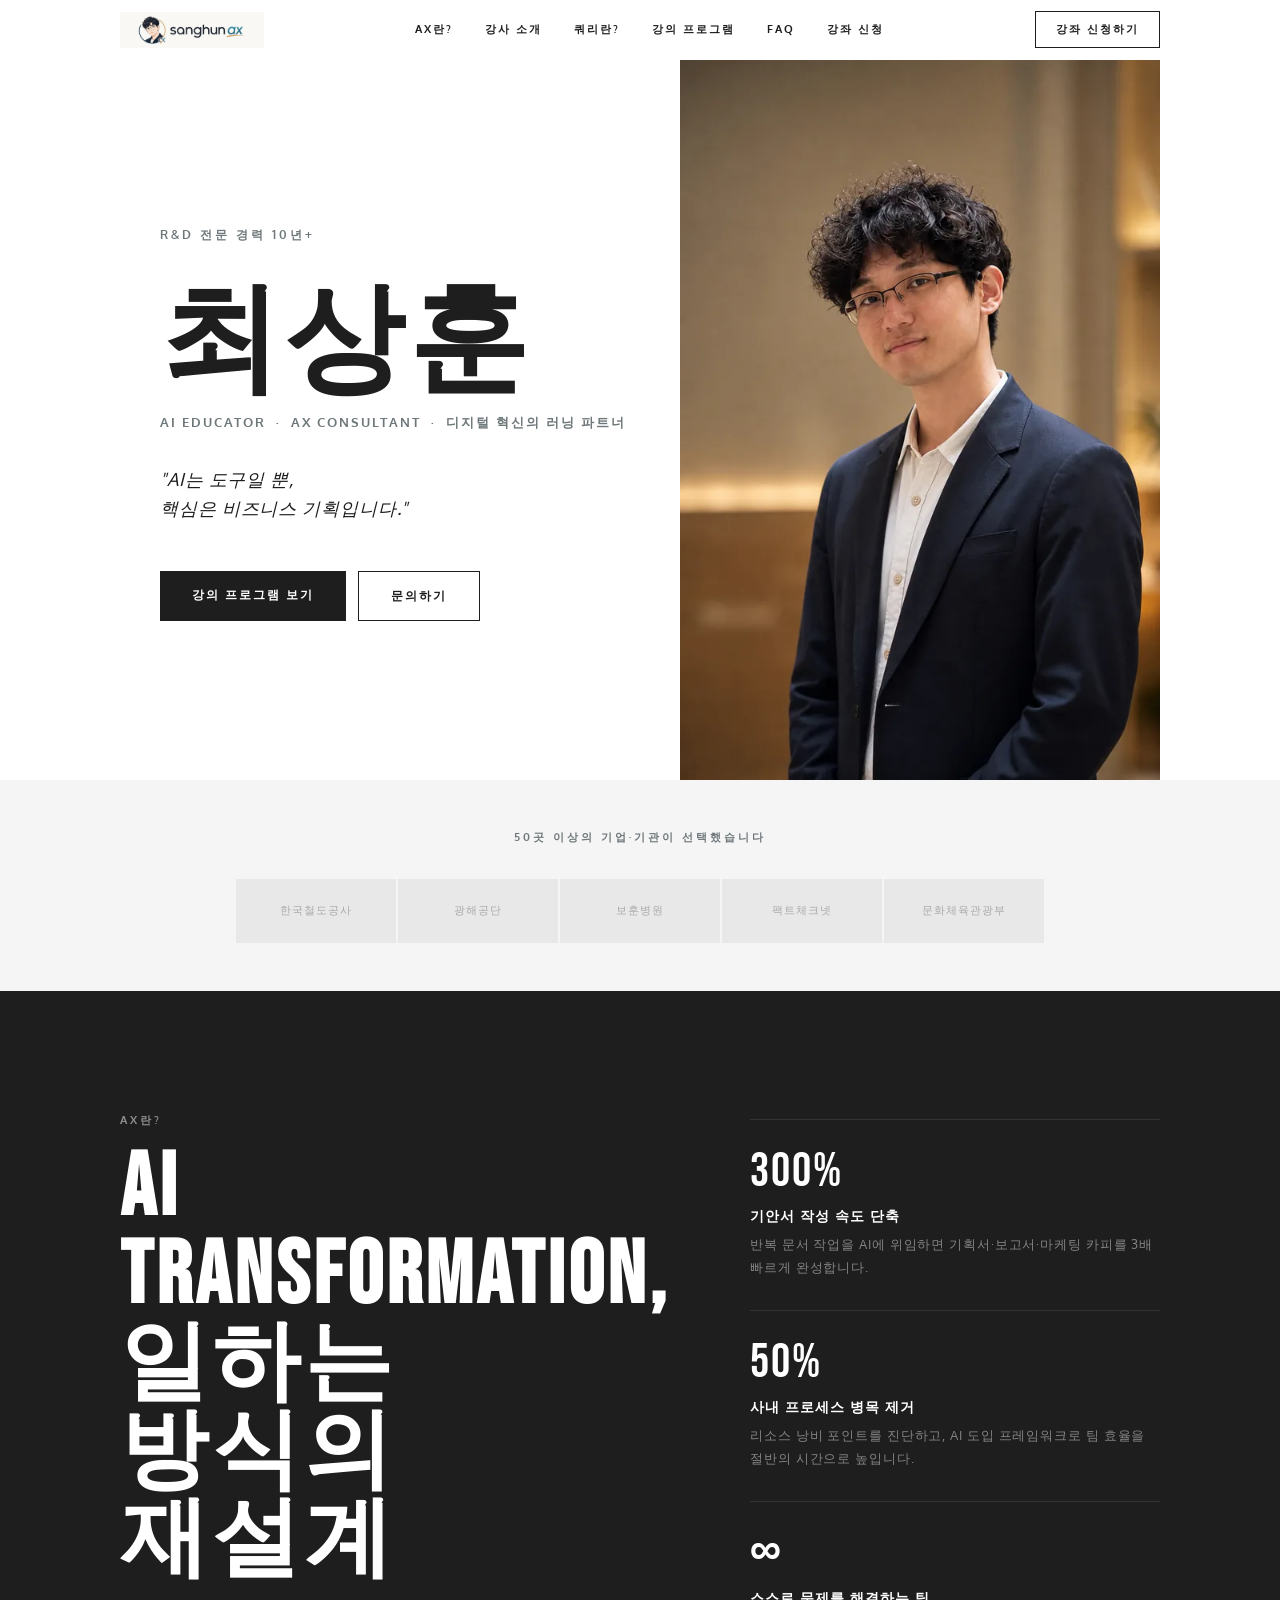
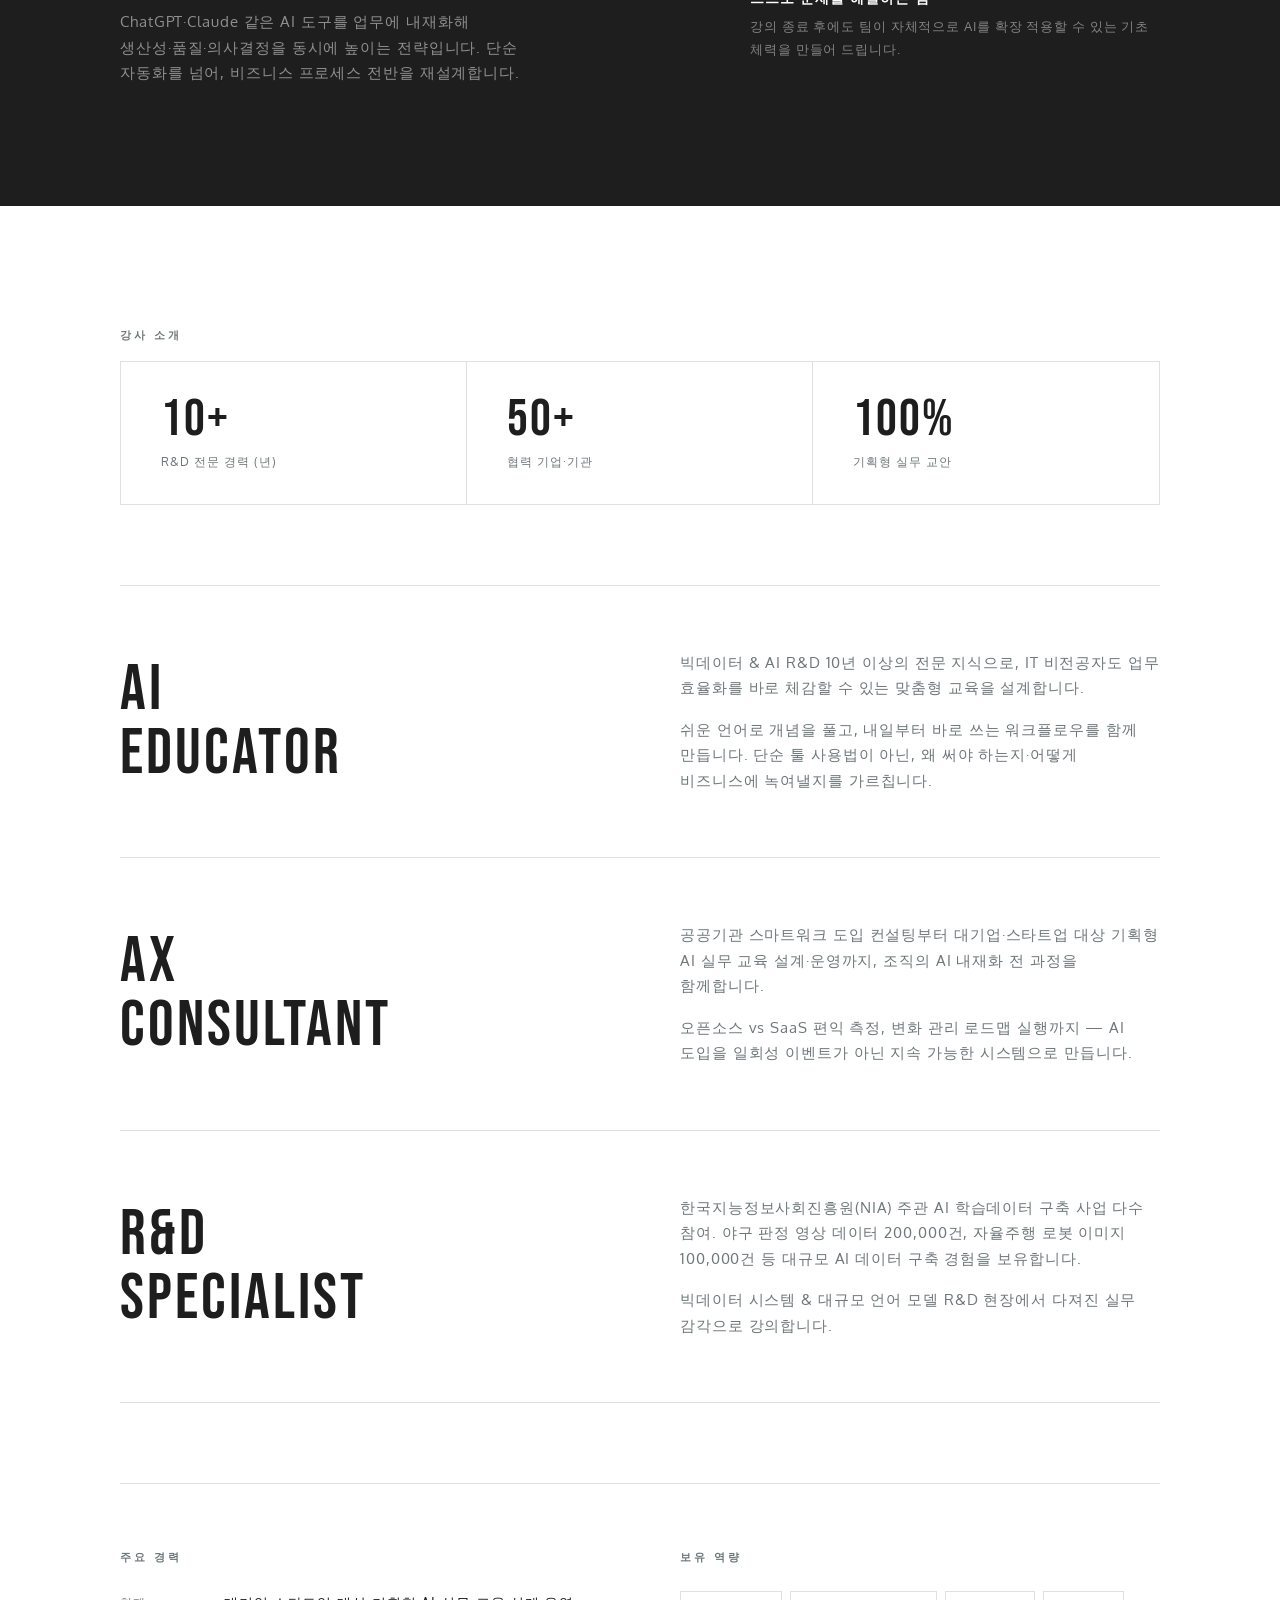
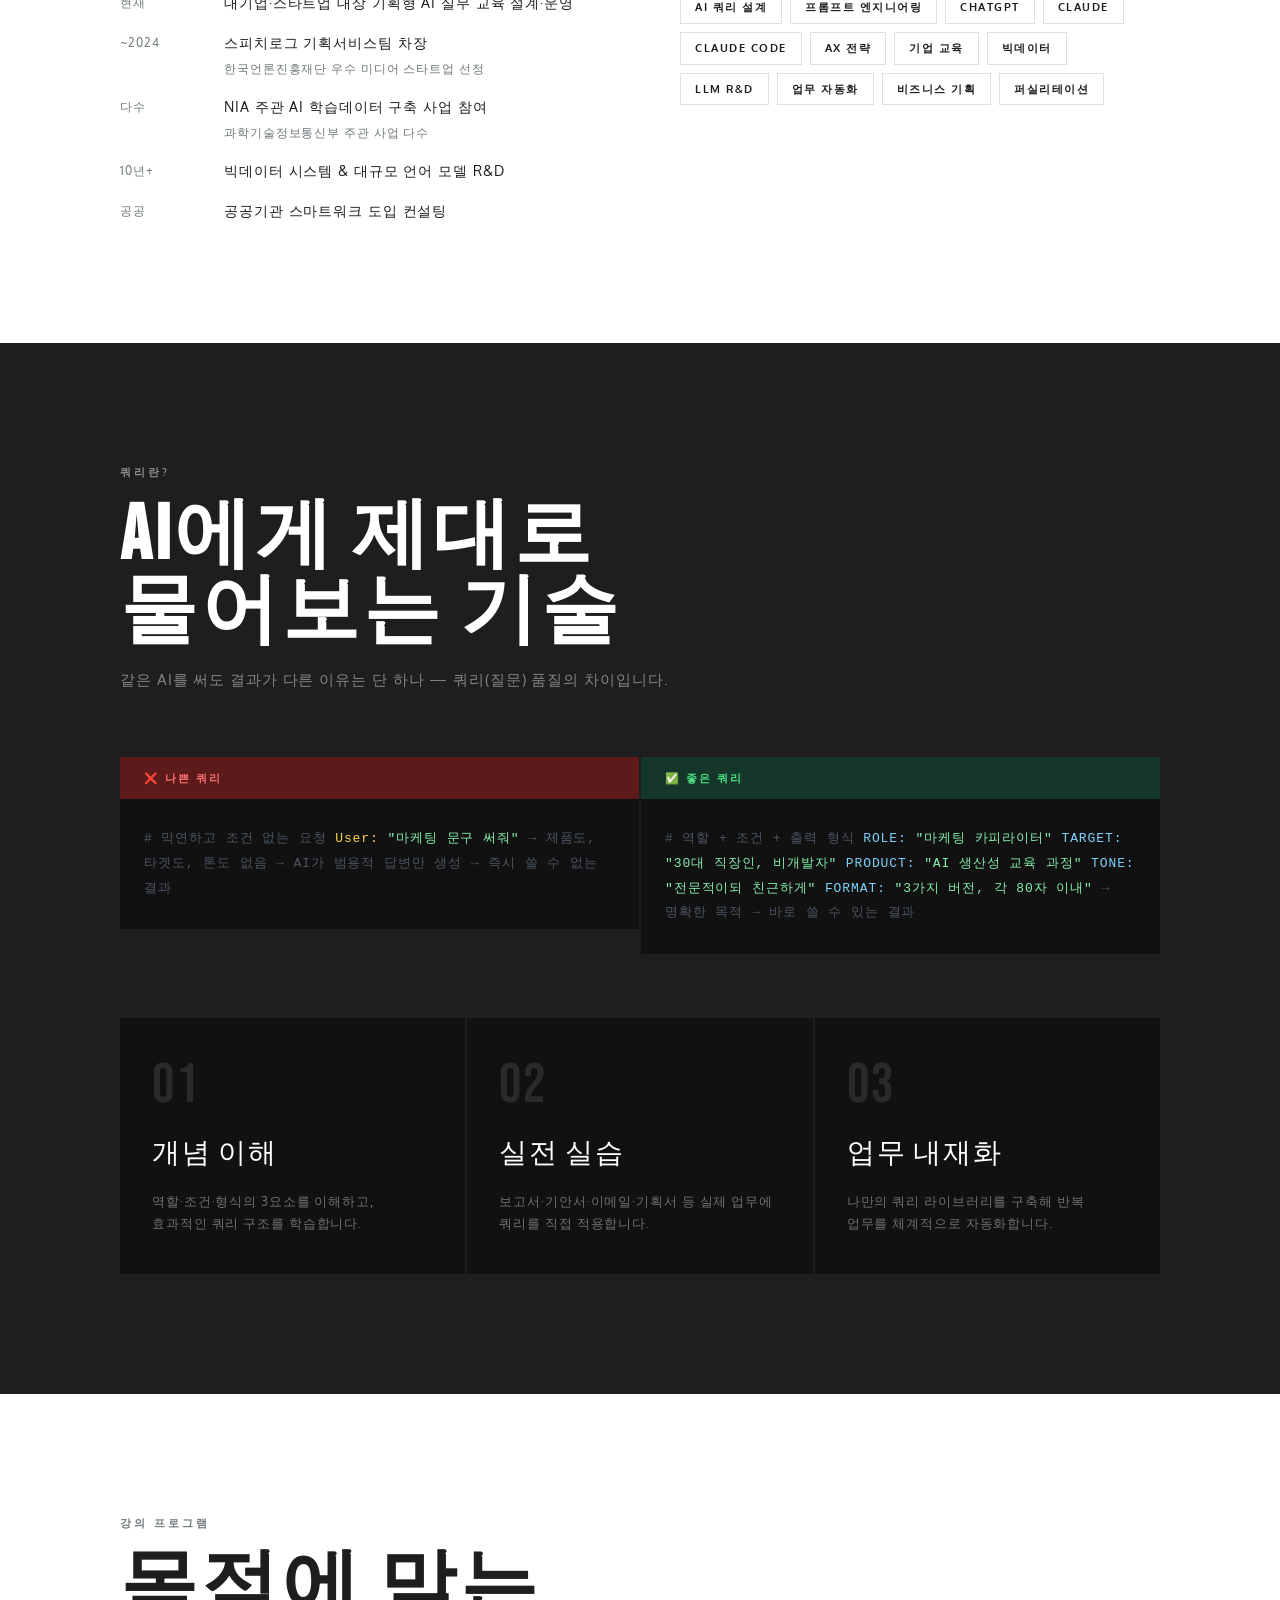
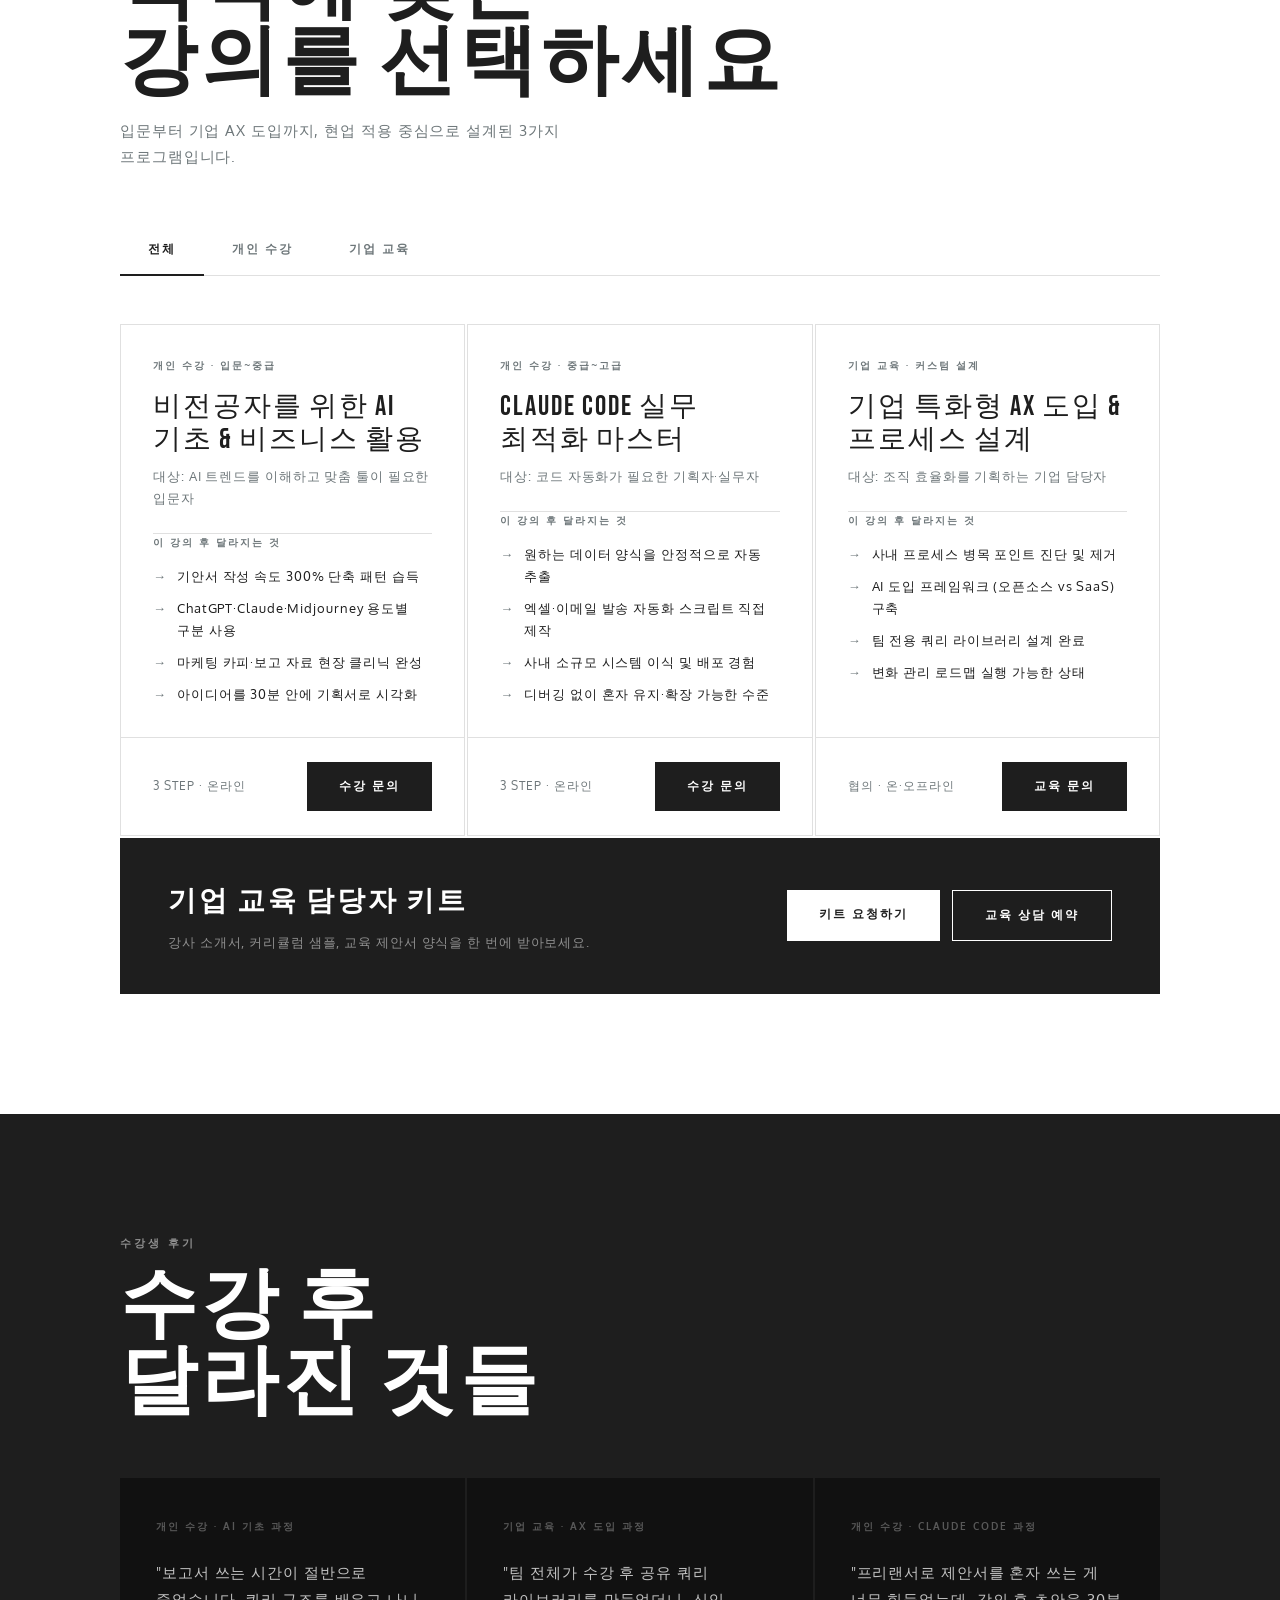
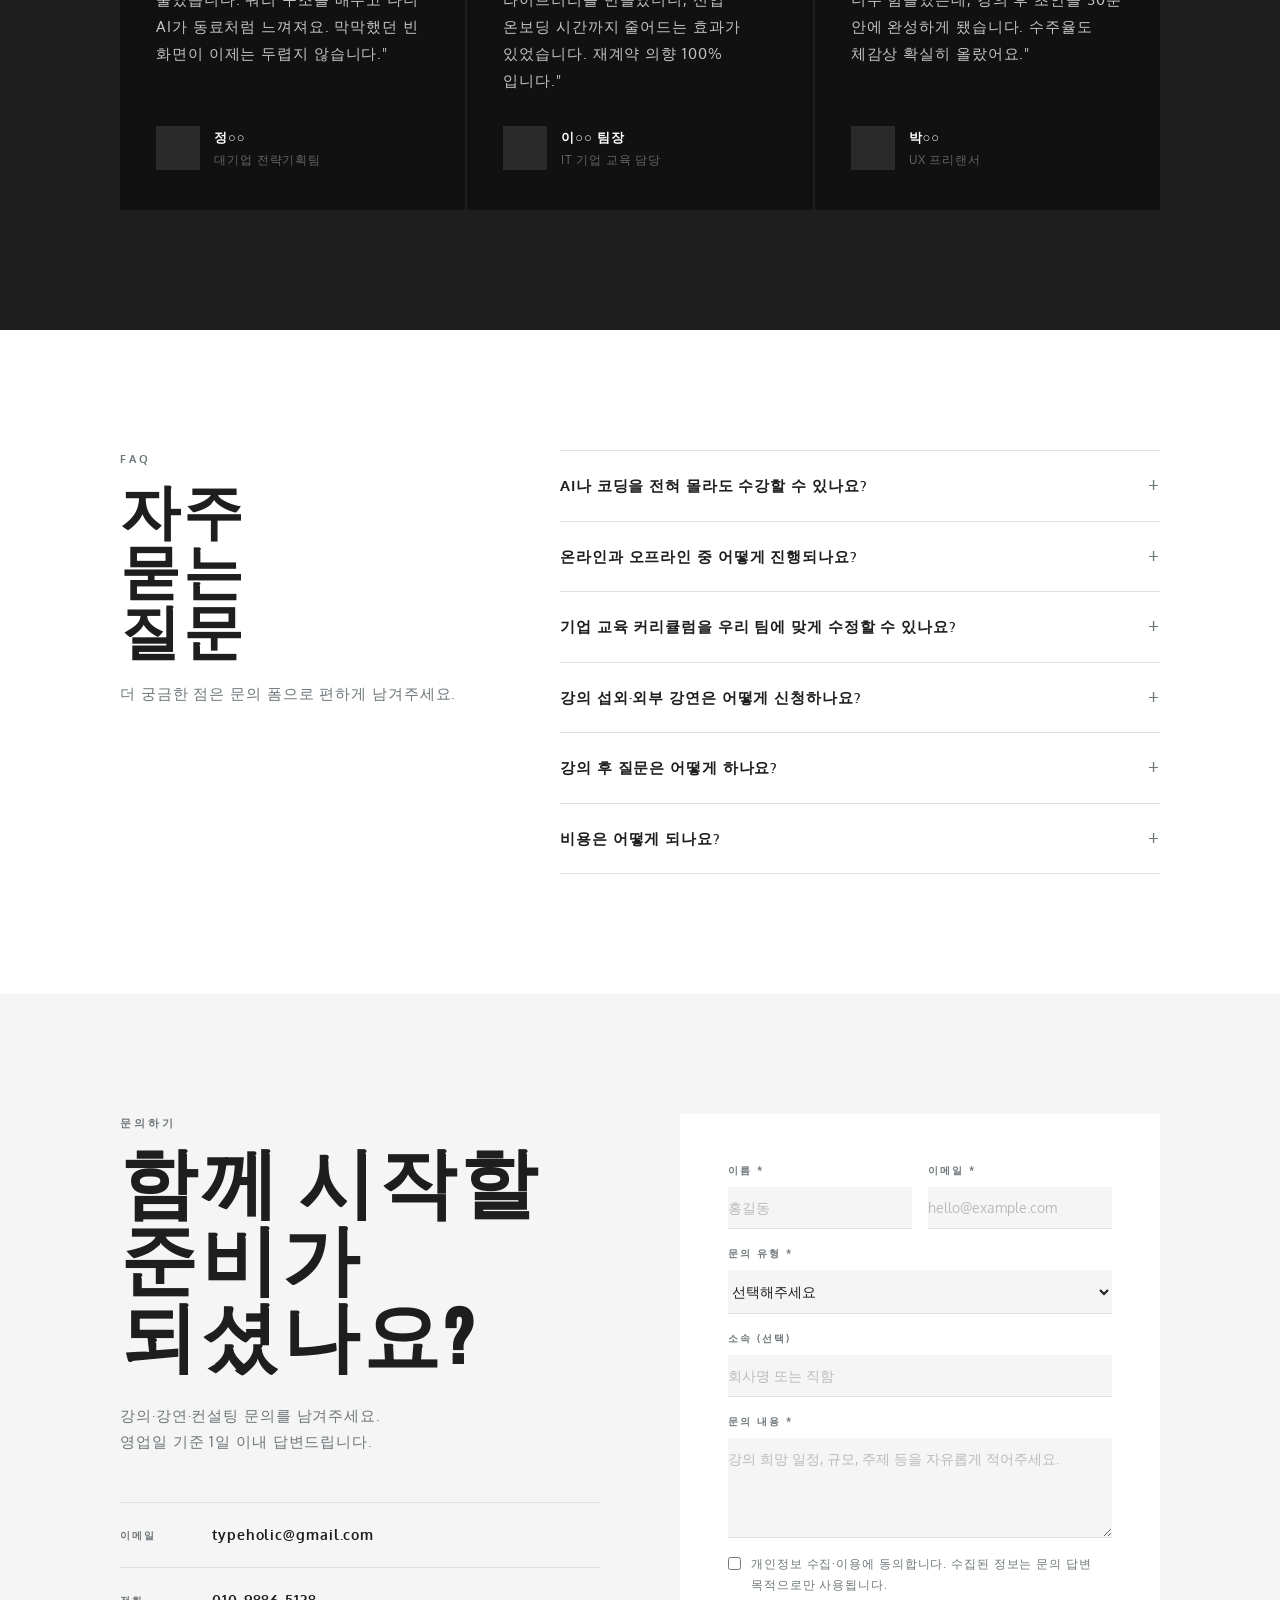
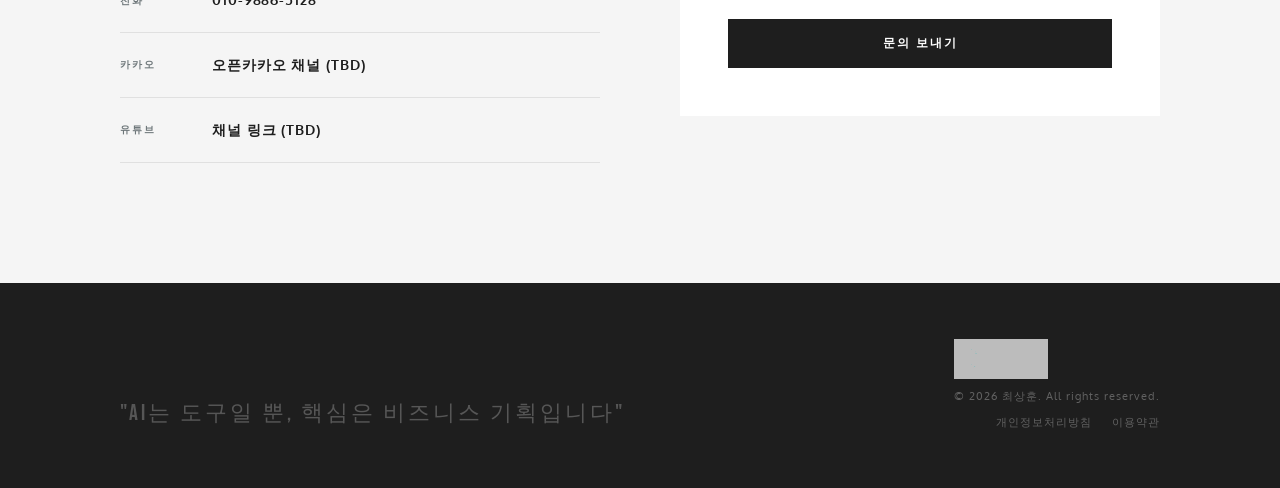
<file: about.html>
<!DOCTYPE html>
<html lang="ko">
<head>
  <meta charset="UTF-8" />
  <meta name="viewport" content="width=device-width, initial-scale=1.0" />
  <link rel="icon" type="image/png" href="assets/favicon.png" />
  <title>최상훈 — AI Educator & AX Consultant</title>
  <link rel="preconnect" href="https://fonts.googleapis.com" />
  <link rel="preconnect" href="https://fonts.gstatic.com" crossorigin />
  <link href="https://fonts.googleapis.com/css2?family=Bebas+Neue&family=Oxygen:wght@300;400;700&display=swap" rel="stylesheet" />
  <style>
    /* ─── Reset ─── */
    *, *::before, *::after { box-sizing: border-box; margin: 0; padding: 0; }
    html { scroll-behavior: smooth; }
    body { font-family: 'Oxygen', sans-serif; font-size: 15px; line-height: 1.7; letter-spacing: 0.9px; color: #6e777a; background: #fff; word-break: keep-all; overflow-wrap: break-word; }
    img  { max-width: 100%; display: block; }
    a    { color: inherit; text-decoration: none; }

    /* ─── Tokens ─── */
    :root {
      --black:      #1e1e1e;
      --white:      #ffffff;
      --gray-body:  #6e777a;
      --gray-light: #f5f5f5;
      --border:     #e0e0e0;
      --max-w:      1120px;
      --sec-pad:    120px 0;
    }

    /* ─── Utilities ─── */
    .wrap      { max-width: var(--max-w); margin: 0 auto; padding: 0 40px; }
    .bebas     { font-family: 'Bebas Neue', sans-serif; font-weight: 400; }
    .fade-up   { opacity: 0; transform: translateY(28px); transition: opacity .6s ease, transform .6s ease; }
    .fade-up.visible { opacity: 1; transform: none; }

    /* ─── Placeholder ─── */
    .ph {
      background: #e8e8e8;
      display: flex; align-items: center; justify-content: center;
      color: #aaa; font-size: 13px; letter-spacing: 1px;
    }
    .ph-dark {
      background: #2a2a2a;
      display: flex; align-items: center; justify-content: center;
      color: #555; font-size: 13px; letter-spacing: 1px;
    }

    /* ─── Buttons ─── */
    .btn {
      display: inline-block;
      font-family: 'Oxygen', sans-serif;
      font-size: 12px; font-weight: 700;
      letter-spacing: 2px; text-transform: uppercase;
      padding: 14px 32px;
      cursor: pointer; border: none;
    }
    .btn-dark  { background: var(--black); color: var(--white); }
    .btn-dark:hover { background: #333; }
    .btn-outline-dark { background: transparent; color: var(--black); border: 1.5px solid var(--black); }
    .btn-outline-dark:hover { background: var(--black); color: var(--white); }
    .btn-white { background: var(--white); color: var(--black); }
    .btn-white:hover { background: #eee; }
    .btn-outline-white { background: transparent; color: var(--white); border: 1.5px solid var(--white); }
    .btn-outline-white:hover { background: var(--white); color: var(--black); }

    /* ─── Section Labels ─── */
    .sec-label {
      font-family: 'Oxygen', sans-serif;
      font-size: 11px; font-weight: 700;
      letter-spacing: 3px; text-transform: uppercase;
      margin-bottom: 16px; display: block;
    }
    .sec-label-dark  { color: var(--gray-body); }
    .sec-label-light { color: rgba(255,255,255,0.5); }


    /* ════════════════════════════════════════
       nav-global
    ════════════════════════════════════════ */
    #nav-global {
      position: fixed; top: 0; left: 0; right: 0; z-index: 100;
      height: 60px;
      background: rgba(255,255,255,0);
      border-bottom: 1px solid transparent;
      transition: background .3s, border-color .3s;
    }
    #nav-global.scrolled {
      background: rgba(255,255,255,0.97);
      border-bottom-color: var(--border);
    }
    #nav-global .wrap {
      height: 100%; display: flex; align-items: center; justify-content: space-between;
    }
    .nav-logo {
      font-family: 'Bebas Neue', sans-serif;
      font-size: 22px; letter-spacing: 3px; color: var(--black);
    }
    .nav-links { display: flex; gap: 32px; }
    .nav-links a {
      font-size: 11px; font-weight: 700; letter-spacing: 2px;
      text-transform: uppercase; color: var(--black);
    }
    .nav-links a:hover { opacity: .5; }
    .nav-cta {
      font-family: 'Oxygen', sans-serif;
      font-size: 11px; font-weight: 700; letter-spacing: 2px;
      text-transform: uppercase; color: var(--black);
      border: 1.5px solid var(--black);
      padding: 8px 20px;
    }
    .nav-cta:hover { background: var(--black); color: var(--white); }
    /* 햄버거 (모바일) */
    .nav-hamburger { display: none; flex-direction: column; gap: 5px; cursor: pointer; }
    .nav-hamburger span { width: 24px; height: 2px; background: var(--black); display: block; }
    .nav-mobile-menu {
      display: none; position: fixed; inset: 60px 0 0 0;
      background: var(--white); z-index: 99;
      flex-direction: column; align-items: center; justify-content: center; gap: 32px;
    }
    .nav-mobile-menu.open { display: flex; }
    .nav-mobile-menu a {
      font-size: 13px; font-weight: 700; letter-spacing: 2px;
      text-transform: uppercase; color: var(--black);
    }


    /* ════════════════════════════════════════
       section-hero
    ════════════════════════════════════════ */
    #section-hero {
      background: var(--white);
    }
    .hero-inner {
      max-width: var(--max-w);
      margin: 0 auto;
      padding: 60px 40px 0;
      display: grid; grid-template-columns: 1fr 480px;
      overflow: hidden;
    }
    .hero-copy {
      display: flex; flex-direction: column; justify-content: center;
      padding: 40px 40px 40px 40px;
      max-width: 640px;
    }
    /* 순환 증거 문구 */
    .hero-rotating-wrap {
      height: 32px; overflow: hidden; margin-bottom: 32px;
    }
    .hero-rotating {
      font-family: 'Oxygen', sans-serif;
      font-size: 12px; font-weight: 700; letter-spacing: 3px;
      text-transform: uppercase; color: var(--gray-body);
      display: flex; flex-direction: column;
      transition: transform .5s cubic-bezier(.4,0,.2,1);
    }
    .hero-rotating span { height: 32px; line-height: 32px; flex-shrink: 0; }

    .hero-name {
      font-family: 'Bebas Neue', sans-serif;
      font-size: clamp(72px, 10vw, 120px);
      line-height: 1; letter-spacing: 4px;
      color: var(--black); margin-bottom: 8px;
    }
    .hero-role {
      font-size: 13px; font-weight: 700; letter-spacing: 2px;
      text-transform: uppercase; color: var(--gray-body);
      margin-bottom: 32px;
    }
    .hero-slogan {
      font-size: 18px; color: var(--black);
      line-height: 1.6; margin-bottom: 48px;
      max-width: 480px;
    }
    .hero-slogan em { font-style: italic; }
    .hero-actions  { display: flex; gap: 12px; flex-wrap: wrap; }
    /* 히어로 우측 사진 */
    .hero-photo {
      height: 100%;
    }


    /* ════════════════════════════════════════
       section-proof
    ════════════════════════════════════════ */
    #section-proof { background: var(--gray-light); padding: 48px 0; }
    .proof-label {
      text-align: center;
      font-size: 11px; font-weight: 700; letter-spacing: 3px;
      text-transform: uppercase; color: var(--gray-body);
      margin-bottom: 32px;
    }
    .proof-logos {
      display: flex; align-items: center;
      justify-content: center; flex-wrap: wrap; gap: 2px;
    }
    .proof-logo {
      width: 160px; height: 64px;
      font-size: 11px; letter-spacing: 1px;
    }


    /* ════════════════════════════════════════
       section-about-ax
    ════════════════════════════════════════ */
    #section-about-ax { background: var(--black); padding: var(--sec-pad); }
    .ax-inner { display: grid; grid-template-columns: 1fr 1fr; gap: 80px; align-items: start; }
    .ax-left .sec-title {
      font-family: 'Bebas Neue', sans-serif;
      font-size: clamp(56px, 7vw, 88px);
      letter-spacing: 4px; line-height: 1;
      color: var(--white); margin-bottom: 24px;
    }
    .ax-left p { color: rgba(255,255,255,.55); max-width: 440px; }
    .ax-results { display: flex; flex-direction: column; gap: 32px; padding-top: 8px; }
    .ax-result {
      border-top: 1px solid #333;
      padding-top: 28px;
    }
    .ax-result-num {
      font-family: 'Bebas Neue', sans-serif;
      font-size: 48px; letter-spacing: 2px;
      color: var(--white); line-height: 1; margin-bottom: 8px;
    }
    .ax-result h4 {
      font-size: 14px; font-weight: 700; letter-spacing: 1px;
      color: var(--white); margin-bottom: 6px;
    }
    .ax-result p { font-size: 13px; color: rgba(255,255,255,.45); }


    /* ════════════════════════════════════════
       section-instructor
    ════════════════════════════════════════ */
    #section-instructor { background: var(--white); padding: var(--sec-pad); }
    /* 수치 배너 */
    .instr-stats {
      display: grid; grid-template-columns: repeat(3, 1fr);
      border: 1px solid var(--border);
      margin-bottom: 80px;
    }
    .instr-stat {
      padding: 32px 40px;
      border-right: 1px solid var(--border);
    }
    .instr-stat:last-child { border-right: none; }
    .instr-stat .num {
      font-family: 'Bebas Neue', sans-serif;
      font-size: 52px; letter-spacing: 2px;
      color: var(--black); line-height: 1; margin-bottom: 6px;
    }
    .instr-stat .label { font-size: 12px; letter-spacing: 1px; }

    /* 역할별 블록 */
    .instr-roles { display: flex; flex-direction: column; gap: 0; }
    .instr-role {
      display: grid; grid-template-columns: 1fr 1fr;
      gap: 80px; align-items: center;
      padding: 64px 0;
      border-top: 1px solid var(--border);
    }
    .instr-role:last-child { border-bottom: 1px solid var(--border); }
    .instr-role-title {
      font-family: 'Bebas Neue', sans-serif;
      font-size: clamp(40px, 5vw, 64px);
      letter-spacing: 3px; color: var(--black); line-height: 1;
    }
    .instr-role-body p { margin-bottom: 16px; }
    .instr-role-body p:last-child { margin-bottom: 0; }

    /* 경력 + 태그 */
    .instr-bottom {
      display: grid; grid-template-columns: 1fr 1fr;
      gap: 80px; margin-top: 80px;
      padding-top: 64px; border-top: 1px solid var(--border);
    }
    .instr-career h4 {
      font-size: 11px; font-weight: 700; letter-spacing: 3px;
      text-transform: uppercase; color: var(--gray-body);
      margin-bottom: 24px;
    }
    .career-list { display: flex; flex-direction: column; gap: 16px; }
    .career-item { display: flex; gap: 24px; }
    .career-year { font-size: 12px; color: var(--gray-body); min-width: 80px; padding-top: 2px; }
    .career-desc { font-size: 14px; color: var(--black); }
    .career-award { font-size: 12px; color: var(--gray-body); margin-top: 4px; }

    .instr-skills h4 {
      font-size: 11px; font-weight: 700; letter-spacing: 3px;
      text-transform: uppercase; color: var(--gray-body);
      margin-bottom: 24px;
    }
    .skill-tags { display: flex; flex-wrap: wrap; gap: 8px; }
    .skill-tag {
      font-size: 11px; font-weight: 700; letter-spacing: 1.5px;
      text-transform: uppercase; color: var(--black);
      border: 1px solid var(--border); padding: 6px 14px;
    }


    /* ════════════════════════════════════════
       section-query-intro
    ════════════════════════════════════════ */
    #section-query-intro { background: var(--black); padding: var(--sec-pad); }
    .query-header { margin-bottom: 64px; }
    .query-title {
      font-family: 'Bebas Neue', sans-serif;
      font-size: clamp(48px, 6vw, 80px);
      letter-spacing: 4px; color: var(--white); line-height: 1;
      margin-bottom: 16px;
    }
    .query-subtitle { color: rgba(255,255,255,.45); max-width: 560px; }
    /* 비교 코드 블록 */
    .query-compare { display: grid; grid-template-columns: 1fr 1fr; gap: 2px; margin-bottom: 64px; }
    .query-block {}
    .query-block-label {
      font-size: 11px; font-weight: 700; letter-spacing: 2px;
      text-transform: uppercase; padding: 12px 24px;
    }
    .query-block.bad  .query-block-label { background: #5c1a1a; color: #f87171; }
    .query-block.good .query-block-label { background: #14372a; color: #4ade80; }
    .query-code {
      background: #111; padding: 28px 24px;
      font-family: 'JetBrains Mono', 'Courier New', monospace;
      font-size: 13px; line-height: 1.9; color: #aaa;
    }
    .query-code .kw  { color: #7dd3fc; }
    .query-code .str { color: #86efac; }
    .query-code .cm  { color: #4b5563; }
    .query-code .hl  { color: #fcd34d; }
    /* 3단계 */
    .query-steps { display: grid; grid-template-columns: repeat(3, 1fr); gap: 2px; }
    .query-step { background: #111; padding: 40px 32px; }
    .step-num {
      font-family: 'Bebas Neue', sans-serif;
      font-size: 56px; letter-spacing: 2px;
      color: #2a2a2a; line-height: 1; margin-bottom: 16px;
    }
    .step-title {
      font-family: 'Bebas Neue', sans-serif;
      font-size: 28px; letter-spacing: 2px;
      color: var(--white); margin-bottom: 12px;
    }
    .step-desc { font-size: 13px; color: rgba(255,255,255,.4); line-height: 1.7; }


    /* ════════════════════════════════════════
       section-programs
    ════════════════════════════════════════ */
    #section-programs { background: var(--white); padding: var(--sec-pad); }
    .prog-header { margin-bottom: 56px; }
    .prog-title {
      font-family: 'Bebas Neue', sans-serif;
      font-size: clamp(48px, 6vw, 80px);
      letter-spacing: 4px; color: var(--black); line-height: 1;
      margin-bottom: 16px;
    }
    .prog-desc { max-width: 480px; }
    /* 탭 */
    .prog-tabs { display: flex; gap: 0; margin-bottom: 48px; border-bottom: 1px solid var(--border); }
    .prog-tab {
      font-size: 12px; font-weight: 700; letter-spacing: 2px;
      text-transform: uppercase; color: var(--gray-body);
      padding: 14px 28px; cursor: pointer;
      border-bottom: 2px solid transparent; margin-bottom: -1px;
    }
    .prog-tab.active { color: var(--black); border-bottom-color: var(--black); }
    .prog-panel { display: none; }
    .prog-panel.active { display: grid; grid-template-columns: repeat(3, 1fr); gap: 2px; }
    /* 프로그램 카드 */
    .prog-card { border: 1px solid var(--border); display: flex; flex-direction: column; }
    .prog-card-head { padding: 32px 32px 0; }
    .prog-card-type {
      font-size: 10px; font-weight: 700; letter-spacing: 2px;
      text-transform: uppercase; color: var(--gray-body); margin-bottom: 16px;
    }
    .prog-card-name {
      font-family: 'Bebas Neue', sans-serif;
      font-size: 28px; letter-spacing: 2px;
      color: var(--black); line-height: 1.2; margin-bottom: 8px;
    }
    .prog-card-target { font-size: 13px; color: var(--gray-body); }
    .prog-card-divider { height: 1px; background: var(--border); margin: 24px 0; }
    .prog-card-results { padding: 0 32px; flex: 1; }
    .prog-card-results h5 {
      font-size: 10px; font-weight: 700; letter-spacing: 2px;
      text-transform: uppercase; color: var(--gray-body); margin-bottom: 14px;
    }
    .prog-card-results ul { list-style: none; display: flex; flex-direction: column; gap: 10px; }
    .prog-card-results li {
      font-size: 13px; color: var(--black);
      display: flex; gap: 10px;
    }
    .prog-card-results li::before { content: "→"; color: var(--gray-body); flex-shrink: 0; }
    .prog-card-footer {
      padding: 24px 32px; margin-top: 32px;
      border-top: 1px solid var(--border);
      display: flex; justify-content: space-between; align-items: center;
    }
    .prog-card-duration { font-size: 12px; color: var(--gray-body); letter-spacing: 1px; }

    /* 기업 담당자 키트 */
    .corp-kit {
      margin-top: 2px;
      background: var(--black); padding: 40px 48px;
      display: flex; align-items: center; justify-content: space-between; gap: 32px;
    }
    .corp-kit-text h4 {
      font-family: 'Bebas Neue', sans-serif;
      font-size: 28px; letter-spacing: 3px;
      color: var(--white); margin-bottom: 6px;
    }
    .corp-kit-text p { font-size: 13px; color: rgba(255,255,255,.5); }
    .corp-kit-actions { display: flex; gap: 12px; flex-shrink: 0; }


    /* ════════════════════════════════════════
       section-testimonials
    ════════════════════════════════════════ */
    #section-testimonials { background: var(--black); padding: var(--sec-pad); }
    .testi-header { margin-bottom: 56px; }
    .testi-title {
      font-family: 'Bebas Neue', sans-serif;
      font-size: clamp(48px, 6vw, 80px);
      letter-spacing: 4px; color: var(--white); line-height: 1;
      margin-bottom: 16px;
    }
    .testi-grid { display: grid; grid-template-columns: repeat(3, 1fr); gap: 2px; }
    .testi-card { background: #111; padding: 40px 36px; display: flex; flex-direction: column; }
    .testi-type {
      font-size: 10px; font-weight: 700; letter-spacing: 2px;
      text-transform: uppercase; color: rgba(255,255,255,.3);
      margin-bottom: 24px;
    }
    .testi-body {
      font-size: 15px; color: rgba(255,255,255,.75);
      line-height: 1.8; flex: 1; margin-bottom: 32px;
    }
    .testi-author { display: flex; gap: 14px; align-items: center; }
    .testi-avatar { width: 44px; height: 44px; background: #2a2a2a; flex-shrink: 0; }
    .testi-name  { font-size: 13px; font-weight: 700; color: var(--white); }
    .testi-info  { font-size: 12px; color: rgba(255,255,255,.35); margin-top: 2px; }


    /* ════════════════════════════════════════
       section-faq
    ════════════════════════════════════════ */
    #section-faq { background: var(--white); padding: var(--sec-pad); }
    .faq-layout { display: grid; grid-template-columns: 360px 1fr; gap: 80px; align-items: start; }
    .faq-sidebar-title {
      font-family: 'Bebas Neue', sans-serif;
      font-size: clamp(40px, 5vw, 60px);
      letter-spacing: 3px; color: var(--black); line-height: 1;
      margin-bottom: 16px;
    }
    .faq-sidebar p { color: var(--gray-body); }
    .faq-list { display: flex; flex-direction: column; }
    .faq-item { border-top: 1px solid var(--border); }
    .faq-item:last-child { border-bottom: 1px solid var(--border); }
    .faq-q {
      display: flex; justify-content: space-between; align-items: flex-start;
      padding: 22px 0; cursor: pointer; gap: 16px;
    }
    .faq-q span { font-size: 15px; color: var(--black); font-weight: 700; }
    .faq-toggle { font-size: 20px; color: var(--gray-body); flex-shrink: 0; line-height: 1; transition: transform .3s; }
    .faq-item.open .faq-toggle { transform: rotate(45deg); }
    .faq-a {
      font-size: 14px; color: var(--gray-body); line-height: 1.8;
      max-height: 0; overflow: hidden; transition: max-height .4s ease, padding .3s;
    }
    .faq-item.open .faq-a { max-height: 300px; padding-bottom: 22px; }


    /* ════════════════════════════════════════
       section-contact
    ════════════════════════════════════════ */
    #section-contact { background: var(--gray-light); padding: var(--sec-pad); }
    .contact-grid { display: grid; grid-template-columns: 1fr 1fr; gap: 80px; align-items: start; }
    .contact-cta {
      font-family: 'Bebas Neue', sans-serif;
      font-size: clamp(48px, 6vw, 80px);
      letter-spacing: 4px; color: var(--black); line-height: 1;
      margin-bottom: 24px;
    }
    .contact-desc { color: var(--gray-body); margin-bottom: 48px; }
    .contact-links { display: flex; flex-direction: column; gap: 0; }
    .contact-link {
      display: flex; gap: 20px; align-items: center;
      padding: 20px 0; border-top: 1px solid var(--border);
    }
    .contact-link:last-child { border-bottom: 1px solid var(--border); }
    .contact-link-label {
      font-size: 10px; font-weight: 700; letter-spacing: 2px;
      text-transform: uppercase; color: var(--gray-body); min-width: 72px;
    }
    .contact-link-value { font-size: 14px; color: var(--black); font-weight: 700; }
    /* 폼 */
    .contact-form { background: var(--white); padding: 48px; }
    .form-row  { display: grid; grid-template-columns: 1fr 1fr; gap: 16px; }
    .form-group { display: flex; flex-direction: column; gap: 8px; margin-bottom: 16px; }
    .form-group label {
      font-size: 10px; font-weight: 700; letter-spacing: 2px;
      text-transform: uppercase; color: var(--gray-body);
    }
    .form-group input,
    .form-group select,
    .form-group textarea {
      font-family: 'Oxygen', sans-serif; font-size: 14px;
      color: var(--black); background: var(--gray-light);
      border: none; border-bottom: 1.5px solid var(--border);
      padding: 12px 0; outline: none;
      transition: border-color .2s;
    }
    .form-group input:focus,
    .form-group select:focus,
    .form-group textarea:focus { border-bottom-color: var(--black); }
    .form-group input::placeholder,
    .form-group textarea::placeholder { color: #bbb; }
    .form-group select { cursor: pointer; }
    .form-group textarea { resize: vertical; min-height: 100px; }
    .form-privacy {
      display: flex; gap: 10px; align-items: flex-start;
      margin-bottom: 24px; font-size: 12px; color: var(--gray-body);
    }
    .form-privacy input { margin-top: 3px; accent-color: var(--black); flex-shrink: 0; }
    .form-submit {
      width: 100%; padding: 16px;
      background: var(--black); color: var(--white);
      font-family: 'Oxygen', sans-serif;
      font-size: 12px; font-weight: 700; letter-spacing: 2px;
      text-transform: uppercase; border: none; cursor: pointer;
    }
    .form-submit:hover { background: #333; }


    /* ════════════════════════════════════════
       footer-global
    ════════════════════════════════════════ */
    #footer-global { background: var(--black); padding: 56px 0; }
    #footer-global .wrap {
      display: flex; justify-content: space-between;
      align-items: flex-end; flex-wrap: wrap; gap: 24px;
    }
    .footer-slogan {
      font-family: 'Bebas Neue', sans-serif;
      font-size: 22px; letter-spacing: 3px;
      color: rgba(255,255,255,.25);
    }
    .footer-right { text-align: right; }
    .footer-logo {
      font-family: 'Bebas Neue', sans-serif;
      font-size: 18px; letter-spacing: 3px;
      color: var(--white); margin-bottom: 8px;
    }
    .footer-copy { font-size: 11px; color: rgba(255,255,255,.3); letter-spacing: 1px; }
    .footer-links { display: flex; gap: 20px; margin-top: 8px; justify-content: flex-end; }
    .footer-links a { font-size: 11px; color: rgba(255,255,255,.3); letter-spacing: 1px; }
    .footer-links a:hover { color: rgba(255,255,255,.6); }


    /* ─── Responsive ─── */
    @media (max-width: 900px) {
      .hero-inner   { grid-template-columns: 1fr; padding: 60px 24px 0; }
      .hero-photo   { display: none; }
      .hero-copy    { padding: 40px 0; }
      .proof-logo   { width: calc(50% - 1px); }
      .ax-inner     { grid-template-columns: 1fr; gap: 48px; }
      .instr-stats  { grid-template-columns: 1fr; }
      .instr-stat   { border-right: none; border-bottom: 1px solid var(--border); }
      .instr-role   { grid-template-columns: 1fr; gap: 24px; }
      .instr-bottom { grid-template-columns: 1fr; gap: 48px; }
      .query-compare{ grid-template-columns: 1fr; }
      .query-steps  { grid-template-columns: 1fr; }
      .prog-panel.active { grid-template-columns: 1fr; }
      .testi-grid   { grid-template-columns: 1fr; }
      .faq-layout   { grid-template-columns: 1fr; gap: 40px; }
      .contact-grid { grid-template-columns: 1fr; gap: 48px; }
      .contact-form { padding: 32px 24px; }
      .form-row     { grid-template-columns: 1fr; }
      .corp-kit     { flex-direction: column; align-items: flex-start; }
      .nav-links    { display: none; }
      .nav-hamburger{ display: flex; }
      .nav-cta      { display: none; }
    }
  </style>
</head>
<body>

  <!-- ══════════════════════════════════════
       nav-global
  ══════════════════════════════════════ -->
  <nav id="nav-global">
    <div class="wrap">
      <a href="#section-hero" class="nav-logo">
        <img src="assets/sanghun-ax-logo-header.webp" alt="sanghun ax" style="height:36px; width:auto; display:block;" />
      </a>
      <div class="nav-links">
        <a href="#section-about-ax">AX란?</a>
        <a href="#section-instructor">강사 소개</a>
        <a href="#section-query-intro">쿼리란?</a>
        <a href="#section-programs">강의 프로그램</a>
        <a href="#section-faq">FAQ</a>
        <a href="index.html">강좌 신청</a>
      </div>
      <a href="index.html" class="nav-cta">강좌 신청하기</a>
      <div class="nav-hamburger" id="hamburger">
        <span></span><span></span><span></span>
      </div>
    </div>
  </nav>

  <!-- 모바일 메뉴 -->
  <div class="nav-mobile-menu" id="mobileMenu">
    <a href="#section-about-ax"     onclick="closeMobile()">AX란?</a>
    <a href="#section-instructor"   onclick="closeMobile()">강사 소개</a>
    <a href="#section-query-intro"  onclick="closeMobile()">쿼리란?</a>
    <a href="#section-programs"     onclick="closeMobile()">강의 프로그램</a>
    <a href="#section-faq"          onclick="closeMobile()">FAQ</a>
    <a href="index.html"            onclick="closeMobile()">강좌 신청</a>
  </div>


  <!-- ══════════════════════════════════════
       section-hero
       순환 증거 문구 + 강사 이름 + 태그라인 + CTA
  ══════════════════════════════════════ -->
  <section id="section-hero">
    <div class="hero-inner">
    <div class="hero-copy">
      <!-- 순환 증거 문구 -->
      <div class="hero-rotating-wrap">
        <div class="hero-rotating" id="rotatingText">
          <span>R&D 전문 경력 10년+</span>
          <span>기업·기관 50곳 이상과 함께</span>
          <span>기획 기반 AI 실전 교육</span>
        </div>
      </div>

      <h1 class="hero-name">최상훈</h1>
      <div class="hero-role">AI Educator&nbsp;&nbsp;·&nbsp;&nbsp;AX Consultant&nbsp;&nbsp;·&nbsp;&nbsp;디지털 혁신의 러닝 파트너</div>
      <p class="hero-slogan">
        <em>"AI는 도구일 뿐,<br />핵심은 비즈니스 기획입니다."</em>
      </p>
      <div class="hero-actions">
        <a href="#section-programs" class="btn btn-dark">강의 프로그램 보기</a>
        <a href="#section-contact" class="btn btn-outline-dark">문의하기</a>
      </div>
    </div>

    <img src="assets/choi-instructor-profile.webp" alt="최상훈 강사" class="hero-photo" style="object-fit:cover; object-position:center 10%; width:100%; height:100%;" />
    </div>
  </section>


  <!-- ══════════════════════════════════════
       section-proof
       협력 기관 로고 스트립
  ══════════════════════════════════════ -->
  <section id="section-proof">
    <div class="wrap">
      <p class="proof-label">50곳 이상의 기업·기관이 선택했습니다</p>
      <div class="proof-logos">
        <div class="proof-logo ph">한국철도공사</div>
        <div class="proof-logo ph">광해공단</div>
        <div class="proof-logo ph">보훈병원</div>
        <div class="proof-logo ph">팩트체크넷</div>
        <div class="proof-logo ph">문화체육관광부</div>
      </div>
    </div>
  </section>


  <!-- ══════════════════════════════════════
       section-about-ax
       AX 개념 + 결과 중심 3가지 수혜
  ══════════════════════════════════════ -->
  <section id="section-about-ax">
    <div class="wrap">
      <div class="ax-inner fade-up">
        <div class="ax-left">
          <span class="sec-label sec-label-light">AX란?</span>
          <h2 class="sec-title ax-left" style="font-family:'Bebas Neue',sans-serif; font-size:clamp(56px,7vw,88px); letter-spacing:4px; line-height:1; color:#fff; margin-bottom:24px;">AI Transformation,<br />일하는 방식의<br />재설계</h2>
          <p style="color:rgba(255,255,255,.5); max-width:400px;">
            ChatGPT·Claude 같은 AI 도구를 업무에 내재화해 생산성·품질·의사결정을 동시에 높이는 전략입니다. 단순 자동화를 넘어, 비즈니스 프로세스 전반을 재설계합니다.
          </p>
        </div>
        <div class="ax-results">
          <div class="ax-result">
            <div class="ax-result-num">300%</div>
            <h4>기안서 작성 속도 단축</h4>
            <p>반복 문서 작업을 AI에 위임하면 기획서·보고서·마케팅 카피를 3배 빠르게 완성합니다.</p>
          </div>
          <div class="ax-result">
            <div class="ax-result-num">50%</div>
            <h4>사내 프로세스 병목 제거</h4>
            <p>리소스 낭비 포인트를 진단하고, AI 도입 프레임워크로 팀 효율을 절반의 시간으로 높입니다.</p>
          </div>
          <div class="ax-result">
            <div class="ax-result-num">∞</div>
            <h4>스스로 문제를 해결하는 팀</h4>
            <p>강의 종료 후에도 팀이 자체적으로 AI를 확장 적용할 수 있는 기초 체력을 만들어 드립니다.</p>
          </div>
        </div>
      </div>
    </div>
  </section>


  <!-- ══════════════════════════════════════
       section-instructor
       역할별 H1 + 경력 + 역량
  ══════════════════════════════════════ -->
  <section id="section-instructor">
    <div class="wrap">
      <span class="sec-label sec-label-dark">강사 소개</span>

      <!-- 수치 배너 -->
      <div class="instr-stats fade-up">
        <div class="instr-stat">
          <div class="num">10+</div>
          <div class="label">R&D 전문 경력 (년)</div>
        </div>
        <div class="instr-stat">
          <div class="num">50+</div>
          <div class="label">협력 기업·기관</div>
        </div>
        <div class="instr-stat">
          <div class="num">100%</div>
          <div class="label">기획형 실무 교안</div>
        </div>
      </div>

      <!-- 역할별 블록 -->
      <div class="instr-roles">

        <div class="instr-role fade-up">
          <div class="instr-role-title">AI<br />EDUCATOR</div>
          <div class="instr-role-body">
            <p>
              빅데이터 & AI R&D 10년 이상의 전문 지식으로, IT 비전공자도 업무 효율화를 바로 체감할 수 있는 맞춤형 교육을 설계합니다.
            </p>
            <p>
              쉬운 언어로 개념을 풀고, 내일부터 바로 쓰는 워크플로우를 함께 만듭니다. 단순 툴 사용법이 아닌, 왜 써야 하는지·어떻게 비즈니스에 녹여낼지를 가르칩니다.
            </p>
          </div>
        </div>

        <div class="instr-role fade-up">
          <div class="instr-role-title">AX<br />CONSULTANT</div>
          <div class="instr-role-body">
            <p>
              공공기관 스마트워크 도입 컨설팅부터 대기업·스타트업 대상 기획형 AI 실무 교육 설계·운영까지, 조직의 AI 내재화 전 과정을 함께합니다.
            </p>
            <p>
              오픈소스 vs SaaS 편익 측정, 변화 관리 로드맵 실행까지 — AI 도입을 일회성 이벤트가 아닌 지속 가능한 시스템으로 만듭니다.
            </p>
          </div>
        </div>

        <div class="instr-role fade-up">
          <div class="instr-role-title">R&D<br />SPECIALIST</div>
          <div class="instr-role-body">
            <p>
              한국지능정보사회진흥원(NIA) 주관 AI 학습데이터 구축 사업 다수 참여. 야구 판정 영상 데이터 200,000건, 자율주행 로봇 이미지 100,000건 등 대규모 AI 데이터 구축 경험을 보유합니다.
            </p>
            <p>
              빅데이터 시스템 & 대규모 언어 모델 R&D 현장에서 다져진 실무 감각으로 강의합니다.
            </p>
          </div>
        </div>

      </div>

      <!-- 경력 + 태그 -->
      <div class="instr-bottom fade-up">
        <div class="instr-career">
          <h4>주요 경력</h4>
          <div class="career-list">
            <div class="career-item">
              <div class="career-year">현재</div>
              <div>
                <div class="career-desc">대기업·스타트업 대상 기획형 AI 실무 교육 설계·운영</div>
              </div>
            </div>
            <div class="career-item">
              <div class="career-year">~2024</div>
              <div>
                <div class="career-desc">스피치로그 기획서비스팀 차장</div>
                <div class="career-award">한국언론진흥재단 우수 미디어 스타트업 선정</div>
              </div>
            </div>
            <div class="career-item">
              <div class="career-year">다수</div>
              <div>
                <div class="career-desc">NIA 주관 AI 학습데이터 구축 사업 참여</div>
                <div class="career-award">과학기술정보통신부 주관 사업 다수</div>
              </div>
            </div>
            <div class="career-item">
              <div class="career-year">10년+</div>
              <div>
                <div class="career-desc">빅데이터 시스템 & 대규모 언어 모델 R&D</div>
              </div>
            </div>
            <div class="career-item">
              <div class="career-year">공공</div>
              <div>
                <div class="career-desc">공공기관 스마트워크 도입 컨설팅</div>
              </div>
            </div>
          </div>
        </div>
        <div class="instr-skills">
          <h4>보유 역량</h4>
          <div class="skill-tags">
            <span class="skill-tag">AI 쿼리 설계</span>
            <span class="skill-tag">프롬프트 엔지니어링</span>
            <span class="skill-tag">ChatGPT</span>
            <span class="skill-tag">Claude</span>
            <span class="skill-tag">Claude Code</span>
            <span class="skill-tag">AX 전략</span>
            <span class="skill-tag">기업 교육</span>
            <span class="skill-tag">빅데이터</span>
            <span class="skill-tag">LLM R&D</span>
            <span class="skill-tag">업무 자동화</span>
            <span class="skill-tag">비즈니스 기획</span>
            <span class="skill-tag">퍼실리테이션</span>
          </div>
        </div>
      </div>

    </div>
  </section>


  <!-- ══════════════════════════════════════
       section-query-intro
       나쁜 쿼리 vs 좋은 쿼리 + 3단계
  ══════════════════════════════════════ -->
  <section id="section-query-intro">
    <div class="wrap">
      <div class="query-header fade-up">
        <span class="sec-label sec-label-light">쿼리란?</span>
        <h2 class="query-title">AI에게 제대로<br />물어보는 기술</h2>
        <p class="query-subtitle">같은 AI를 써도 결과가 다른 이유는 단 하나 — 쿼리(질문) 품질의 차이입니다.</p>
      </div>

      <div class="query-compare fade-up">
        <div class="query-block bad">
          <div class="query-block-label">❌ 나쁜 쿼리</div>
          <div class="query-code">
<span class="cm"># 막연하고 조건 없는 요청</span>

<span class="hl">User:</span> <span class="str">"마케팅 문구 써줘"</span>

<span class="cm">→ 제품도, 타겟도, 톤도 없음</span>
<span class="cm">→ AI가 범용적 답변만 생성</span>
<span class="cm">→ 즉시 쓸 수 없는 결과</span>
          </div>
        </div>
        <div class="query-block good">
          <div class="query-block-label">✅ 좋은 쿼리</div>
          <div class="query-code">
<span class="cm"># 역할 + 조건 + 출력 형식</span>

<span class="kw">ROLE:</span>    <span class="str">"마케팅 카피라이터"</span>
<span class="kw">TARGET:</span>  <span class="str">"30대 직장인, 비개발자"</span>
<span class="kw">PRODUCT:</span> <span class="str">"AI 생산성 교육 과정"</span>
<span class="kw">TONE:</span>    <span class="str">"전문적이되 친근하게"</span>
<span class="kw">FORMAT:</span>  <span class="str">"3가지 버전, 각 80자 이내"</span>

<span class="cm">→ 명확한 목적 → 바로 쓸 수 있는 결과</span>
          </div>
        </div>
      </div>

      <div class="query-steps fade-up">
        <div class="query-step">
          <div class="step-num">01</div>
          <div class="step-title">개념 이해</div>
          <p class="step-desc">역할·조건·형식의 3요소를 이해하고, 효과적인 쿼리 구조를 학습합니다.</p>
        </div>
        <div class="query-step">
          <div class="step-num">02</div>
          <div class="step-title">실전 실습</div>
          <p class="step-desc">보고서·기안서·이메일·기획서 등 실제 업무에 쿼리를 직접 적용합니다.</p>
        </div>
        <div class="query-step">
          <div class="step-num">03</div>
          <div class="step-title">업무 내재화</div>
          <p class="step-desc">나만의 쿼리 라이브러리를 구축해 반복 업무를 체계적으로 자동화합니다.</p>
        </div>
      </div>
    </div>
  </section>


  <!-- ══════════════════════════════════════
       section-programs
       결과 중심 프로그램 카드 + 기업 키트
  ══════════════════════════════════════ -->
  <section id="section-programs">
    <div class="wrap">
      <div class="prog-header fade-up">
        <span class="sec-label sec-label-dark">강의 프로그램</span>
        <h2 class="prog-title">목적에 맞는<br />강의를 선택하세요</h2>
        <p class="prog-desc">입문부터 기업 AX 도입까지, 현업 적용 중심으로 설계된 3가지 프로그램입니다.</p>
      </div>

      <div class="prog-tabs">
        <div class="prog-tab active" data-tab="all">전체</div>
        <div class="prog-tab" data-tab="solo">개인 수강</div>
        <div class="prog-tab" data-tab="corp">기업 교육</div>
      </div>

      <!-- 전체 패널 -->
      <div class="prog-panel active" id="panel-all">

        <div class="prog-card fade-up">
          <div class="prog-card-head">
            <div class="prog-card-type">개인 수강 · 입문~중급</div>
            <div class="prog-card-name">비전공자를 위한 AI 기초 & 비즈니스 활용</div>
            <div class="prog-card-target">대상: AI 트렌드를 이해하고 맞춤 툴이 필요한 입문자</div>
          </div>
          <div class="prog-card-divider" style="margin: 24px 32px 0;"></div>
          <div class="prog-card-results">
            <h5>이 강의 후 달라지는 것</h5>
            <ul>
              <li>기안서 작성 속도 300% 단축 패턴 습득</li>
              <li>ChatGPT·Claude·Midjourney 용도별 구분 사용</li>
              <li>마케팅 카피·보고 자료 현장 클리닉 완성</li>
              <li>아이디어를 30분 안에 기획서로 시각화</li>
            </ul>
          </div>
          <div class="prog-card-footer">
            <span class="prog-card-duration">3 STEP · 온라인</span>
            <a href="#section-contact" class="btn btn-dark">수강 문의</a>
          </div>
        </div>

        <div class="prog-card fade-up">
          <div class="prog-card-head">
            <div class="prog-card-type">개인 수강 · 중급~고급</div>
            <div class="prog-card-name">Claude Code 실무 최적화 마스터</div>
            <div class="prog-card-target">대상: 코드 자동화가 필요한 기획자·실무자</div>
          </div>
          <div class="prog-card-divider" style="margin: 24px 32px 0;"></div>
          <div class="prog-card-results">
            <h5>이 강의 후 달라지는 것</h5>
            <ul>
              <li>원하는 데이터 양식을 안정적으로 자동 추출</li>
              <li>엑셀·이메일 발송 자동화 스크립트 직접 제작</li>
              <li>사내 소규모 시스템 이식 및 배포 경험</li>
              <li>디버깅 없이 혼자 유지·확장 가능한 수준</li>
            </ul>
          </div>
          <div class="prog-card-footer">
            <span class="prog-card-duration">3 STEP · 온라인</span>
            <a href="#section-contact" class="btn btn-dark">수강 문의</a>
          </div>
        </div>

        <div class="prog-card fade-up">
          <div class="prog-card-head">
            <div class="prog-card-type">기업 교육 · 커스텀 설계</div>
            <div class="prog-card-name">기업 특화형 AX 도입 & 프로세스 설계</div>
            <div class="prog-card-target">대상: 조직 효율화를 기획하는 기업 담당자</div>
          </div>
          <div class="prog-card-divider" style="margin: 24px 32px 0;"></div>
          <div class="prog-card-results">
            <h5>이 강의 후 달라지는 것</h5>
            <ul>
              <li>사내 프로세스 병목 포인트 진단 및 제거</li>
              <li>AI 도입 프레임워크 (오픈소스 vs SaaS) 구축</li>
              <li>팀 전용 쿼리 라이브러리 설계 완료</li>
              <li>변화 관리 로드맵 실행 가능한 상태</li>
            </ul>
          </div>
          <div class="prog-card-footer">
            <span class="prog-card-duration">협의 · 온·오프라인</span>
            <a href="#section-contact" class="btn btn-dark">교육 문의</a>
          </div>
        </div>

      </div><!-- /panel-all -->

      <!-- 개인 패널 -->
      <div class="prog-panel" id="panel-solo">
        <div class="prog-card fade-up">
          <div class="prog-card-head">
            <div class="prog-card-type">개인 수강 · 입문~중급</div>
            <div class="prog-card-name">비전공자를 위한 AI 기초 & 비즈니스 활용</div>
            <div class="prog-card-target">대상: AI 트렌드를 이해하고 맞춤 툴이 필요한 입문자</div>
          </div>
          <div class="prog-card-divider" style="margin: 24px 32px 0;"></div>
          <div class="prog-card-results">
            <h5>이 강의 후 달라지는 것</h5>
            <ul>
              <li>기안서 작성 속도 300% 단축 패턴 습득</li>
              <li>ChatGPT·Claude·Midjourney 용도별 구분 사용</li>
              <li>마케팅 카피·보고 자료 현장 클리닉 완성</li>
              <li>아이디어를 30분 안에 기획서로 시각화</li>
            </ul>
          </div>
          <div class="prog-card-footer">
            <span class="prog-card-duration">3 STEP · 온라인</span>
            <a href="#section-contact" class="btn btn-dark">수강 문의</a>
          </div>
        </div>
        <div class="prog-card fade-up">
          <div class="prog-card-head">
            <div class="prog-card-type">개인 수강 · 중급~고급</div>
            <div class="prog-card-name">Claude Code 실무 최적화 마스터</div>
            <div class="prog-card-target">대상: 코드 자동화가 필요한 기획자·실무자</div>
          </div>
          <div class="prog-card-divider" style="margin: 24px 32px 0;"></div>
          <div class="prog-card-results">
            <h5>이 강의 후 달라지는 것</h5>
            <ul>
              <li>원하는 데이터 양식을 안정적으로 자동 추출</li>
              <li>엑셀·이메일 발송 자동화 스크립트 직접 제작</li>
              <li>사내 소규모 시스템 이식 및 배포 경험</li>
              <li>디버깅 없이 혼자 유지·확장 가능한 수준</li>
            </ul>
          </div>
          <div class="prog-card-footer">
            <span class="prog-card-duration">3 STEP · 온라인</span>
            <a href="#section-contact" class="btn btn-dark">수강 문의</a>
          </div>
        </div>
      </div><!-- /panel-solo -->

      <!-- 기업 패널 -->
      <div class="prog-panel" id="panel-corp">
        <div class="prog-card fade-up">
          <div class="prog-card-head">
            <div class="prog-card-type">기업 교육 · 커스텀 설계</div>
            <div class="prog-card-name">기업 특화형 AX 도입 & 프로세스 설계</div>
            <div class="prog-card-target">대상: 조직 효율화를 기획하는 기업 담당자</div>
          </div>
          <div class="prog-card-divider" style="margin: 24px 32px 0;"></div>
          <div class="prog-card-results">
            <h5>이 강의 후 달라지는 것</h5>
            <ul>
              <li>사내 프로세스 병목 포인트 진단 및 제거</li>
              <li>AI 도입 프레임워크 (오픈소스 vs SaaS) 구축</li>
              <li>팀 전용 쿼리 라이브러리 설계 완료</li>
              <li>변화 관리 로드맵 실행 가능한 상태</li>
            </ul>
          </div>
          <div class="prog-card-footer">
            <span class="prog-card-duration">협의 · 온·오프라인</span>
            <a href="#section-contact" class="btn btn-dark">교육 문의</a>
          </div>
        </div>
      </div><!-- /panel-corp -->

      <!-- 기업 담당자 키트 -->
      <div class="corp-kit fade-up">
        <div class="corp-kit-text">
          <h4>기업 교육 담당자 키트</h4>
          <p>강사 소개서, 커리큘럼 샘플, 교육 제안서 양식을 한 번에 받아보세요.</p>
        </div>
        <div class="corp-kit-actions">
          <a href="#section-contact" class="btn btn-white">키트 요청하기</a>
          <a href="#section-contact" class="btn btn-outline-white">교육 상담 예약</a>
        </div>
      </div>

    </div>
  </section>


  <!-- ══════════════════════════════════════
       section-testimonials
       수강생 후기
  ══════════════════════════════════════ -->
  <section id="section-testimonials">
    <div class="wrap">
      <div class="testi-header fade-up">
        <span class="sec-label sec-label-light">수강생 후기</span>
        <h2 class="testi-title">수강 후<br />달라진 것들</h2>
      </div>
      <div class="testi-grid">

        <div class="testi-card fade-up">
          <div class="testi-type">개인 수강 · AI 기초 과정</div>
          <p class="testi-body">"보고서 쓰는 시간이 절반으로 줄었습니다. 쿼리 구조를 배우고 나니 AI가 동료처럼 느껴져요. 막막했던 빈 화면이 이제는 두렵지 않습니다."</p>
          <div class="testi-author">
            <div class="testi-avatar ph"></div>
            <div>
              <div class="testi-name">정○○</div>
              <div class="testi-info">대기업 전략기획팀</div>
            </div>
          </div>
        </div>

        <div class="testi-card fade-up">
          <div class="testi-type">기업 교육 · AX 도입 과정</div>
          <p class="testi-body">"팀 전체가 수강 후 공유 쿼리 라이브러리를 만들었더니, 신입 온보딩 시간까지 줄어드는 효과가 있었습니다. 재계약 의향 100%입니다."</p>
          <div class="testi-author">
            <div class="testi-avatar ph"></div>
            <div>
              <div class="testi-name">이○○ 팀장</div>
              <div class="testi-info">IT 기업 교육 담당</div>
            </div>
          </div>
        </div>

        <div class="testi-card fade-up">
          <div class="testi-type">개인 수강 · Claude Code 과정</div>
          <p class="testi-body">"프리랜서로 제안서를 혼자 쓰는 게 너무 힘들었는데, 강의 후 초안을 30분 안에 완성하게 됐습니다. 수주율도 체감상 확실히 올랐어요."</p>
          <div class="testi-author">
            <div class="testi-avatar ph"></div>
            <div>
              <div class="testi-name">박○○</div>
              <div class="testi-info">UX 프리랜서</div>
            </div>
          </div>
        </div>

      </div>
    </div>
  </section>


  <!-- ══════════════════════════════════════
       section-faq
       자주 묻는 질문 아코디언
  ══════════════════════════════════════ -->
  <section id="section-faq">
    <div class="wrap">
      <div class="faq-layout">
        <div class="faq-sidebar fade-up">
          <span class="sec-label sec-label-dark">FAQ</span>
          <h2 class="faq-sidebar-title">자주<br />묻는<br />질문</h2>
          <p>더 궁금한 점은 문의 폼으로 편하게 남겨주세요.</p>
        </div>
        <div class="faq-list">

          <div class="faq-item">
            <div class="faq-q">
              <span>AI나 코딩을 전혀 몰라도 수강할 수 있나요?</span>
              <div class="faq-toggle">+</div>
            </div>
            <div class="faq-a">네, 개발 지식이나 AI 사용 경험이 없어도 괜찮습니다. 비전공자 입문 과정은 ChatGPT 가입부터 함께 시작하며, 쉬운 언어로 개념을 풀어 설명합니다.</div>
          </div>

          <div class="faq-item">
            <div class="faq-q">
              <span>온라인과 오프라인 중 어떻게 진행되나요?</span>
              <div class="faq-toggle">+</div>
            </div>
            <div class="faq-a">개인 수강은 온라인(Zoom 또는 녹화 강의)으로 진행됩니다. 기업 교육은 온·오프라인 모두 가능하며, 방문 출강도 지원합니다.</div>
          </div>

          <div class="faq-item">
            <div class="faq-q">
              <span>기업 교육 커리큘럼을 우리 팀에 맞게 수정할 수 있나요?</span>
              <div class="faq-toggle">+</div>
            </div>
            <div class="faq-a">가능합니다. 사전 인터뷰를 통해 팀의 직무·업무 특성에 맞는 맞춤 커리큘럼을 설계해 드립니다. 공공기관·금융·제조 등 업종별 특화 사례도 보유하고 있습니다.</div>
          </div>

          <div class="faq-item">
            <div class="faq-q">
              <span>강의 섭외·외부 강연은 어떻게 신청하나요?</span>
              <div class="faq-toggle">+</div>
            </div>
            <div class="faq-a">아래 문의 폼에서 '강연 섭외'를 선택 후 행사 일정과 주제를 남겨주시면 영업일 기준 1일 이내 연락드립니다.</div>
          </div>

          <div class="faq-item">
            <div class="faq-q">
              <span>강의 후 질문은 어떻게 하나요?</span>
              <div class="faq-toggle">+</div>
            </div>
            <div class="faq-a">수강 기간 동안 이메일 또는 오픈카카오 채널을 통해 질문 답변을 제공합니다. 기업 교육은 수료 후 1개월 follow-up 세션이 포함됩니다.</div>
          </div>

          <div class="faq-item">
            <div class="faq-q">
              <span>비용은 어떻게 되나요?</span>
              <div class="faq-toggle">+</div>
            </div>
            <div class="faq-a">개인 수강 비용은 문의 시 안내드립니다. 기업 교육은 인원·기간·커스터마이징 범위에 따라 달라지므로, 문의 폼을 통해 상담 후 견적을 제공합니다.</div>
          </div>

        </div>
      </div>
    </div>
  </section>


  <!-- ══════════════════════════════════════
       section-contact
       대화체 CTA + 문의 폼 + 연락처
  ══════════════════════════════════════ -->
  <section id="section-contact">
    <div class="wrap">
      <div class="contact-grid">

        <div class="fade-up">
          <span class="sec-label sec-label-dark">문의하기</span>
          <h2 class="contact-cta">함께 시작할<br />준비가<br />되셨나요?</h2>
          <p class="contact-desc">강의·강연·컨설팅 문의를 남겨주세요.<br />영업일 기준 1일 이내 답변드립니다.</p>
          <div class="contact-links">
            <div class="contact-link">
              <span class="contact-link-label">이메일</span>
              <span class="contact-link-value">typeholic@gmail.com</span>
            </div>
            <div class="contact-link">
              <span class="contact-link-label">전화</span>
              <span class="contact-link-value">010-9886-5128</span>
            </div>
            <div class="contact-link">
              <span class="contact-link-label">카카오</span>
              <span class="contact-link-value">오픈카카오 채널 (TBD)</span>
            </div>
            <div class="contact-link">
              <span class="contact-link-label">유튜브</span>
              <span class="contact-link-value">채널 링크 (TBD)</span>
            </div>
          </div>
        </div>

        <div class="contact-form fade-up">
          <div class="form-row">
            <div class="form-group">
              <label>이름 *</label>
              <input type="text" placeholder="홍길동" />
            </div>
            <div class="form-group">
              <label>이메일 *</label>
              <input type="email" placeholder="hello@example.com" />
            </div>
          </div>
          <div class="form-group">
            <label>문의 유형 *</label>
            <select>
              <option value="" disabled selected>선택해주세요</option>
              <option>개인 수강 문의</option>
              <option>기업 교육 문의</option>
              <option>강연 섭외</option>
              <option>AX 컨설팅</option>
              <option>기타</option>
            </select>
          </div>
          <div class="form-group">
            <label>소속 (선택)</label>
            <input type="text" placeholder="회사명 또는 직함" />
          </div>
          <div class="form-group">
            <label>문의 내용 *</label>
            <textarea placeholder="강의 희망 일정, 규모, 주제 등을 자유롭게 적어주세요."></textarea>
          </div>
          <div class="form-privacy">
            <input type="checkbox" id="privacy" />
            <label for="privacy">개인정보 수집·이용에 동의합니다. 수집된 정보는 문의 답변 목적으로만 사용됩니다.</label>
          </div>
          <button class="form-submit">문의 보내기</button>
        </div>

      </div>
    </div>
  </section>


  <!-- ══════════════════════════════════════
       footer-global
  ══════════════════════════════════════ -->
  <footer id="footer-global">
    <div class="wrap">
      <div class="footer-slogan">"AI는 도구일 뿐, 핵심은 비즈니스 기획입니다"</div>
      <div class="footer-right">
        <img src="assets/sanghun-ax-logo-generated.webp" alt="sanghun ax" style="height:40px; width:auto; display:block; margin-bottom:8px; opacity:0.7; filter:brightness(10);" />
        <div class="footer-copy">© 2026 최상훈. All rights reserved.</div>
        <div class="footer-links">
          <a href="#">개인정보처리방침</a>
          <a href="#">이용약관</a>
        </div>
      </div>
    </div>
  </footer>


  <script>
    /* ── Nav 스크롤 효과 ── */
    const nav = document.getElementById('nav-global');
    window.addEventListener('scroll', () => {
      nav.classList.toggle('scrolled', window.scrollY > 40);
    });

    /* ── 모바일 햄버거 ── */
    const hamburger   = document.getElementById('hamburger');
    const mobileMenu  = document.getElementById('mobileMenu');
    hamburger.addEventListener('click', () => mobileMenu.classList.toggle('open'));
    function closeMobile() { mobileMenu.classList.remove('open'); }

    /* ── 히어로 순환 증거 문구 ── */
    const rotating = document.getElementById('rotatingText');
    const items    = rotating.querySelectorAll('span');
    let current    = 0;
    setInterval(() => {
      current = (current + 1) % items.length;
      rotating.style.transform = `translateY(-${current * 32}px)`;
    }, 2800);

    /* ── 프로그램 탭 ── */
    const tabs   = document.querySelectorAll('.prog-tab');
    const panels = { all: 'panel-all', solo: 'panel-solo', corp: 'panel-corp' };
    tabs.forEach(tab => {
      tab.addEventListener('click', () => {
        tabs.forEach(t => t.classList.remove('active'));
        tab.classList.add('active');
        const key = tab.dataset.tab;
        document.querySelectorAll('.prog-panel').forEach(p => p.classList.remove('active'));
        document.getElementById(panels[key]).classList.add('active');
      });
    });

    /* ── FAQ 아코디언 ── */
    document.querySelectorAll('.faq-item').forEach(item => {
      item.querySelector('.faq-q').addEventListener('click', () => {
        const isOpen = item.classList.contains('open');
        document.querySelectorAll('.faq-item').forEach(i => i.classList.remove('open'));
        if (!isOpen) item.classList.add('open');
      });
    });

    /* ── 스크롤 페이드인 ── */
    const observer = new IntersectionObserver(entries => {
      entries.forEach(e => { if (e.isIntersecting) e.target.classList.add('visible'); });
    }, { threshold: 0.12 });
    document.querySelectorAll('.fade-up').forEach(el => observer.observe(el));
  </script>
</body>
</html>
</file>
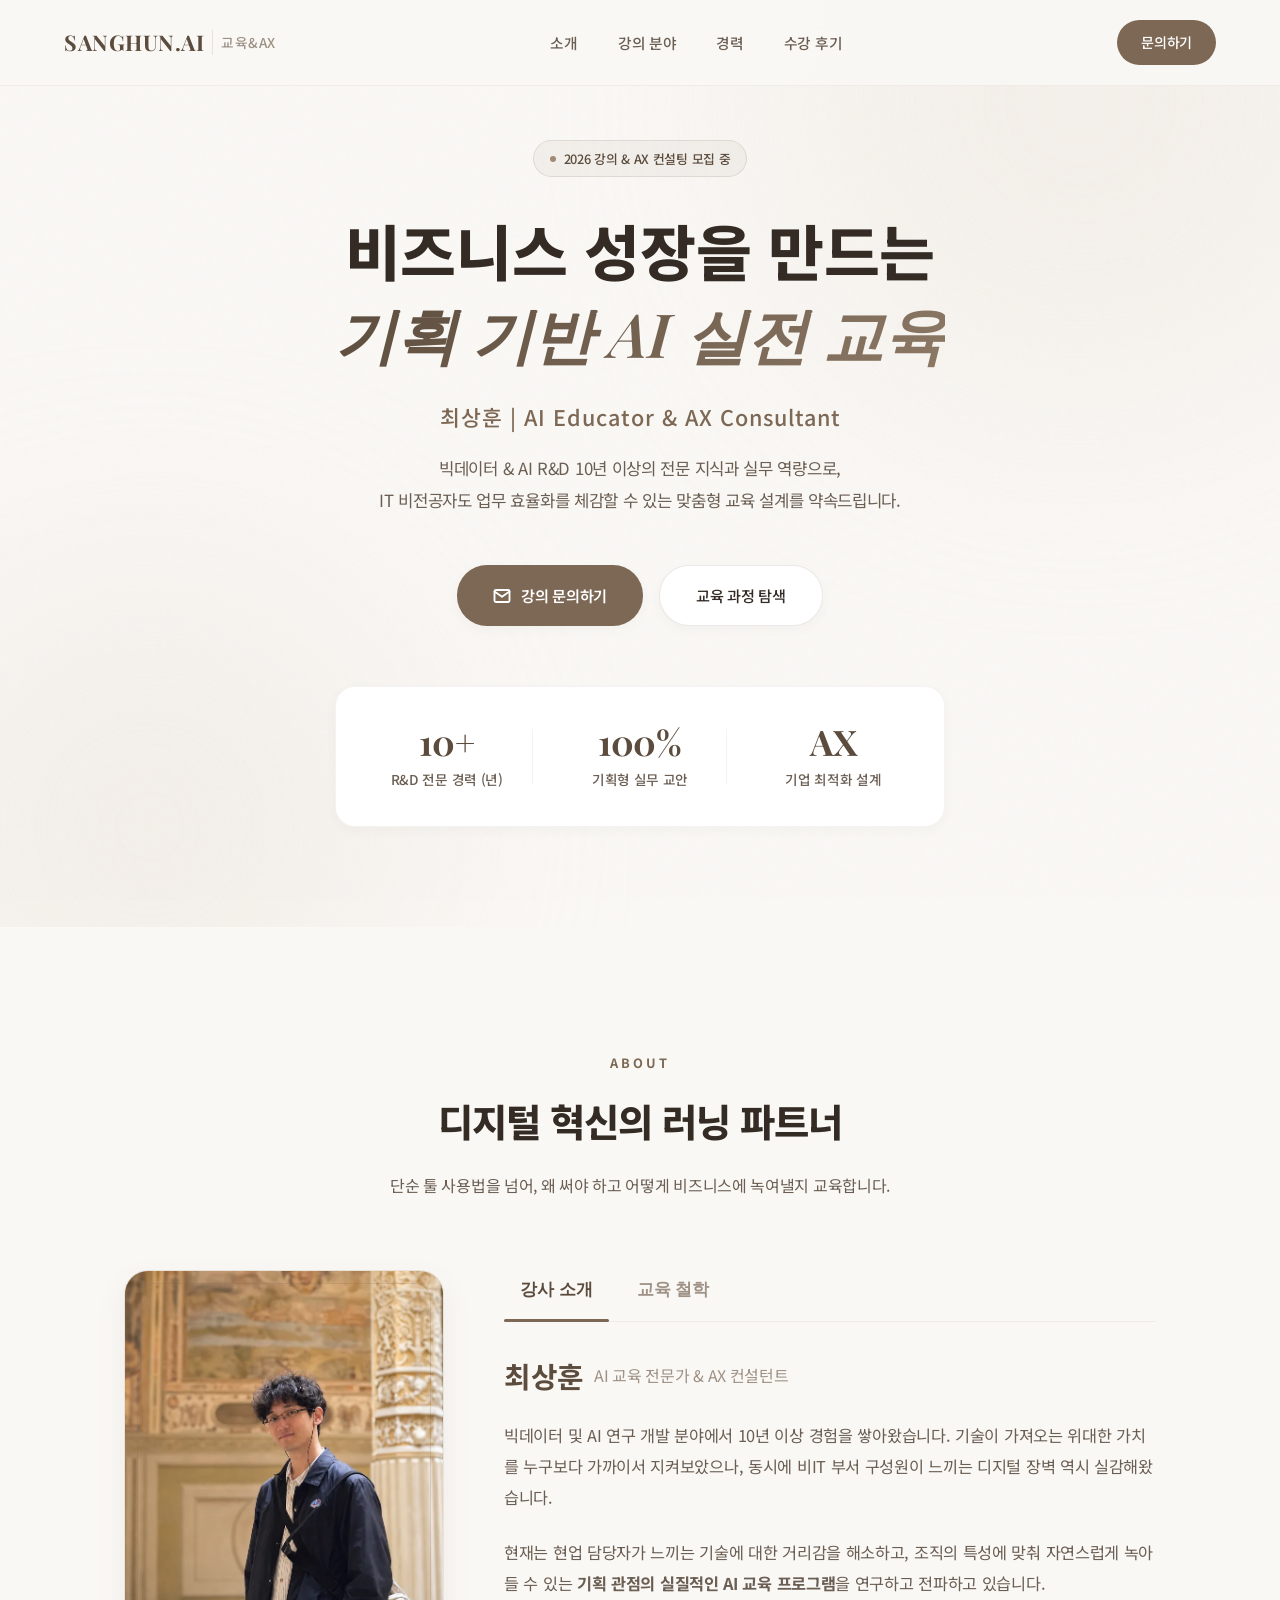
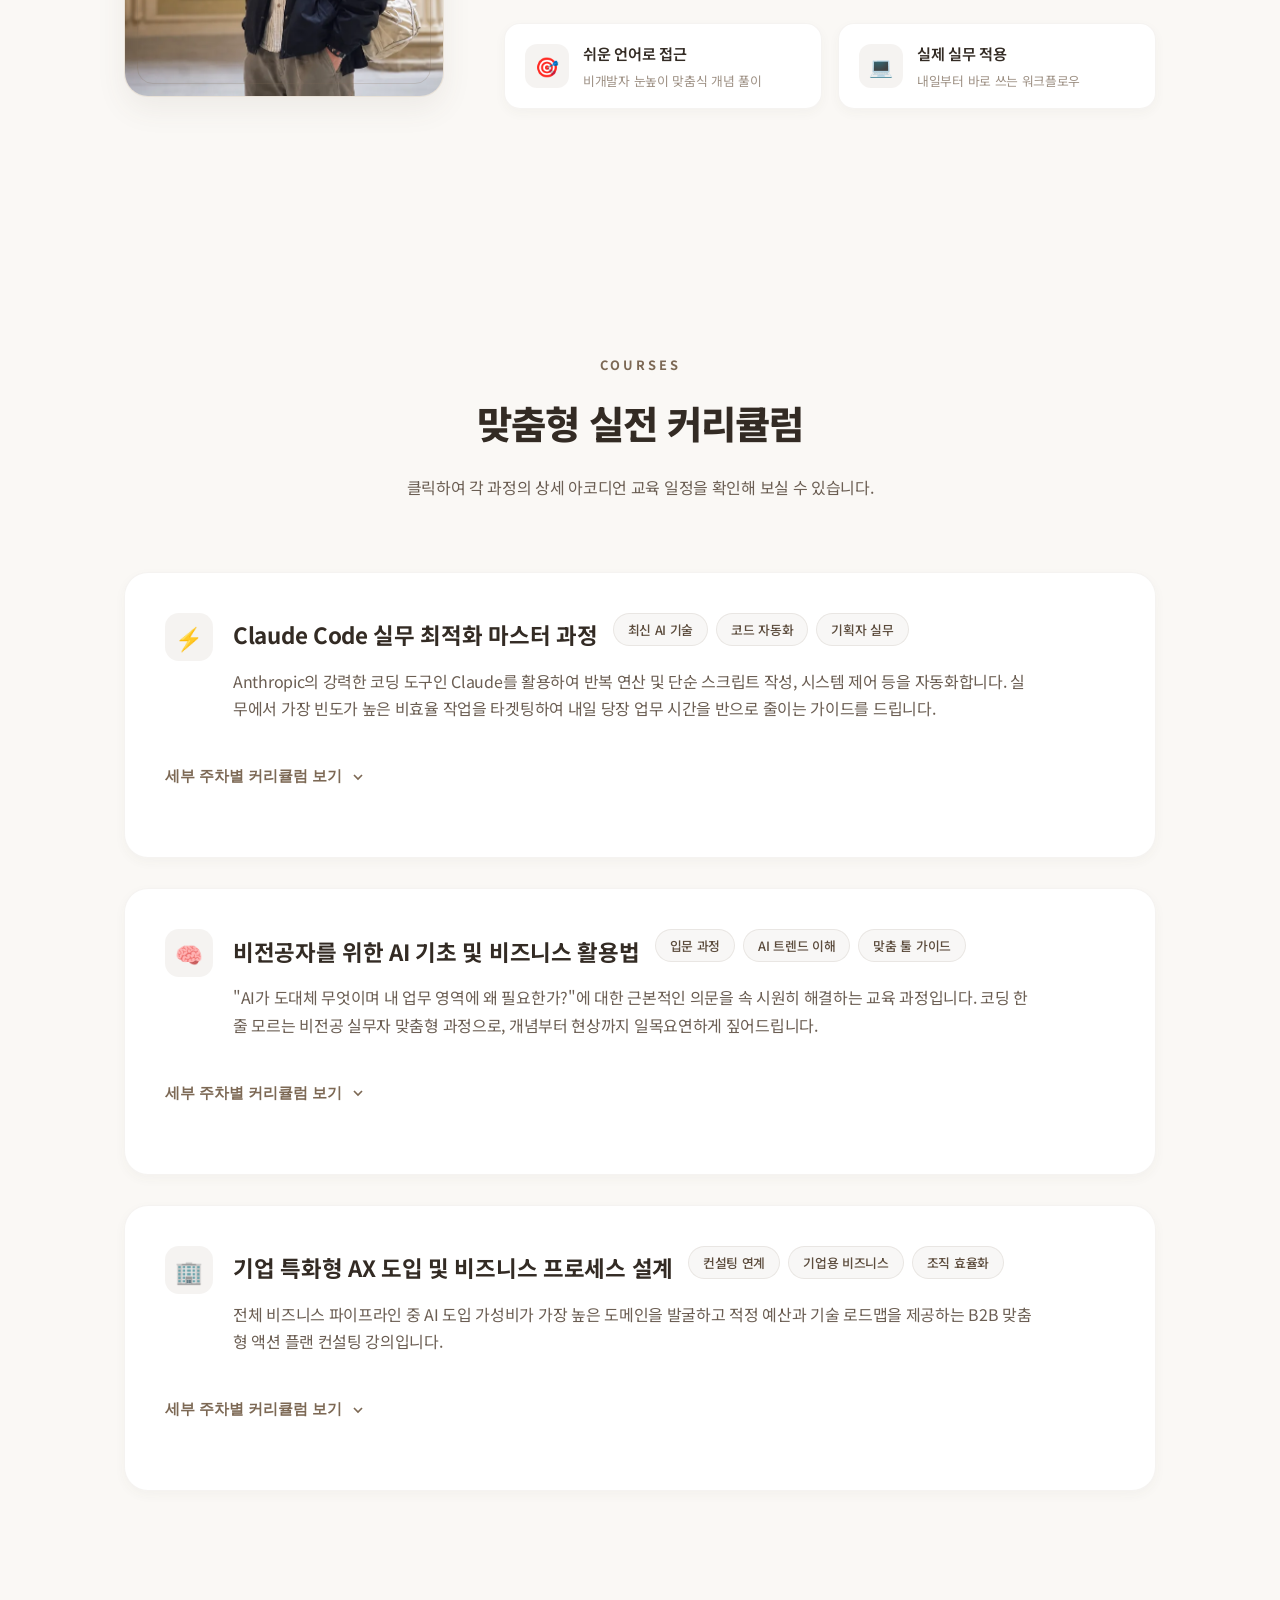
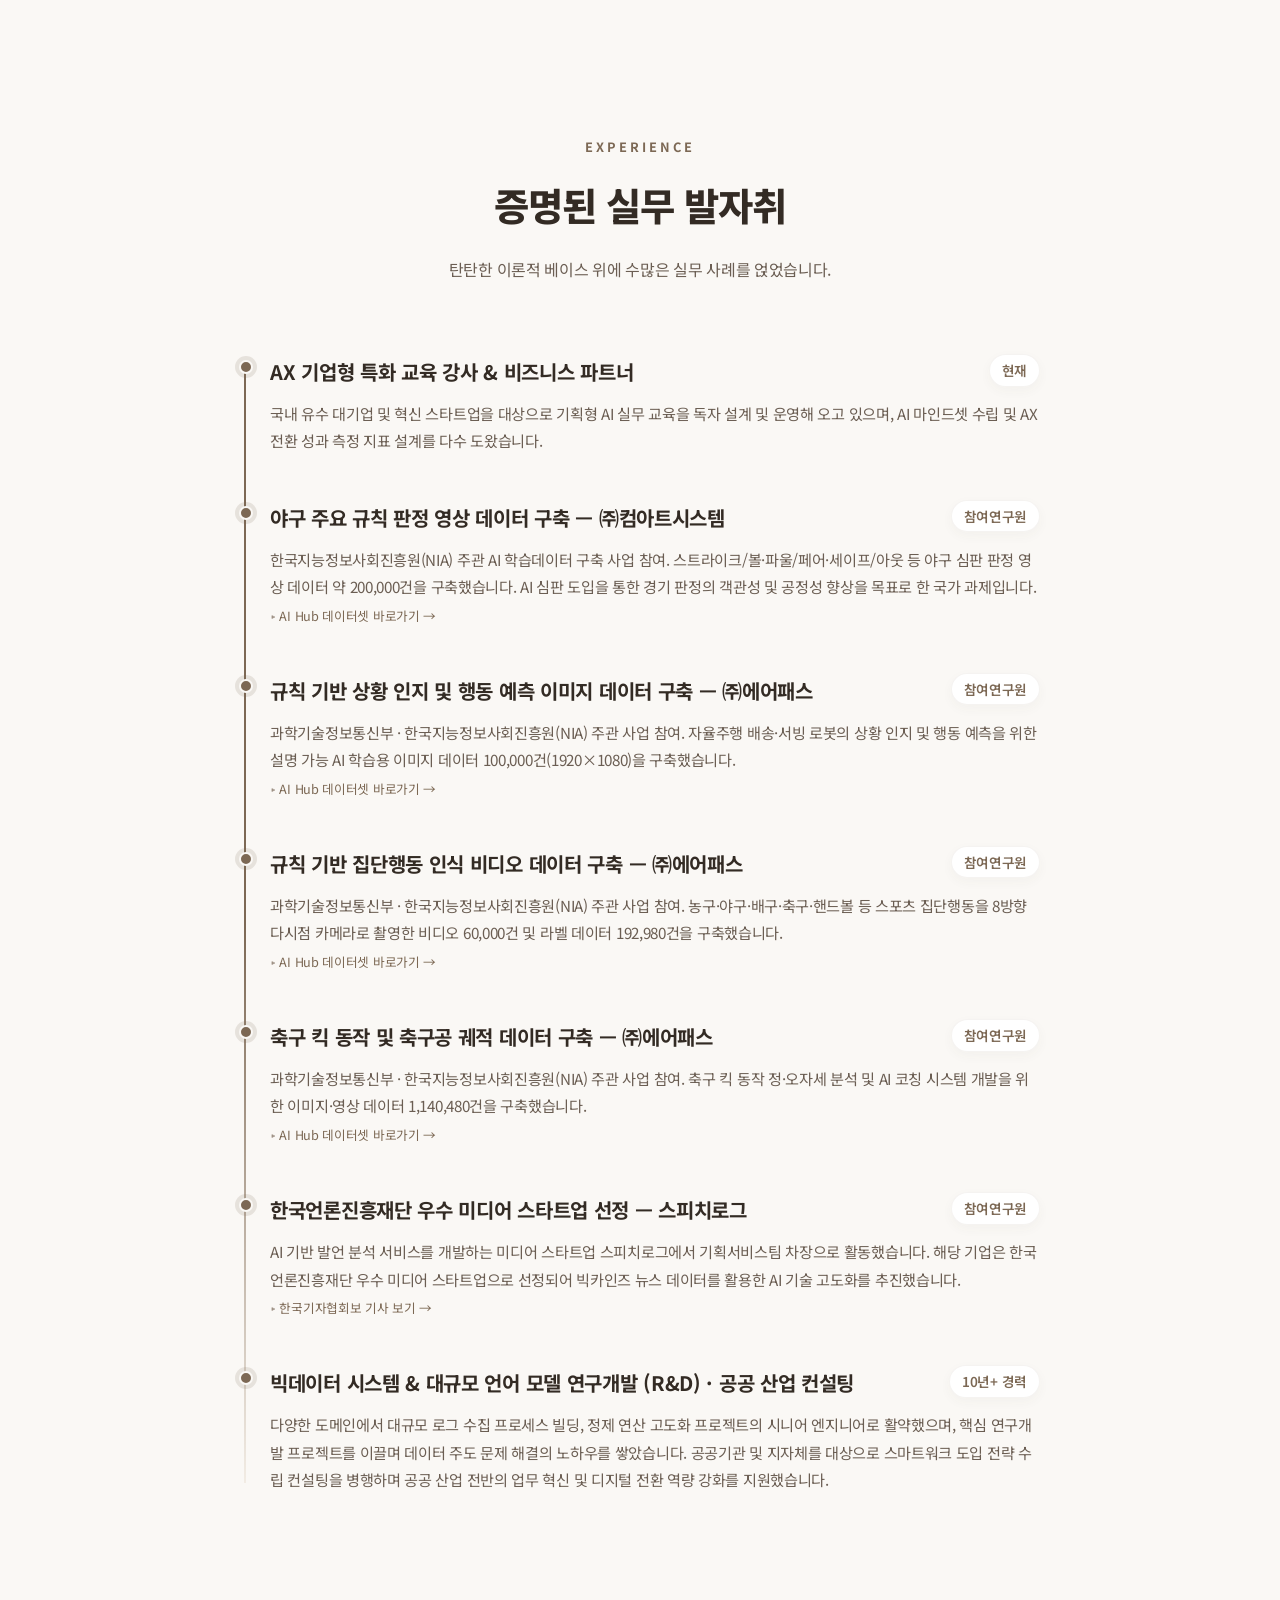
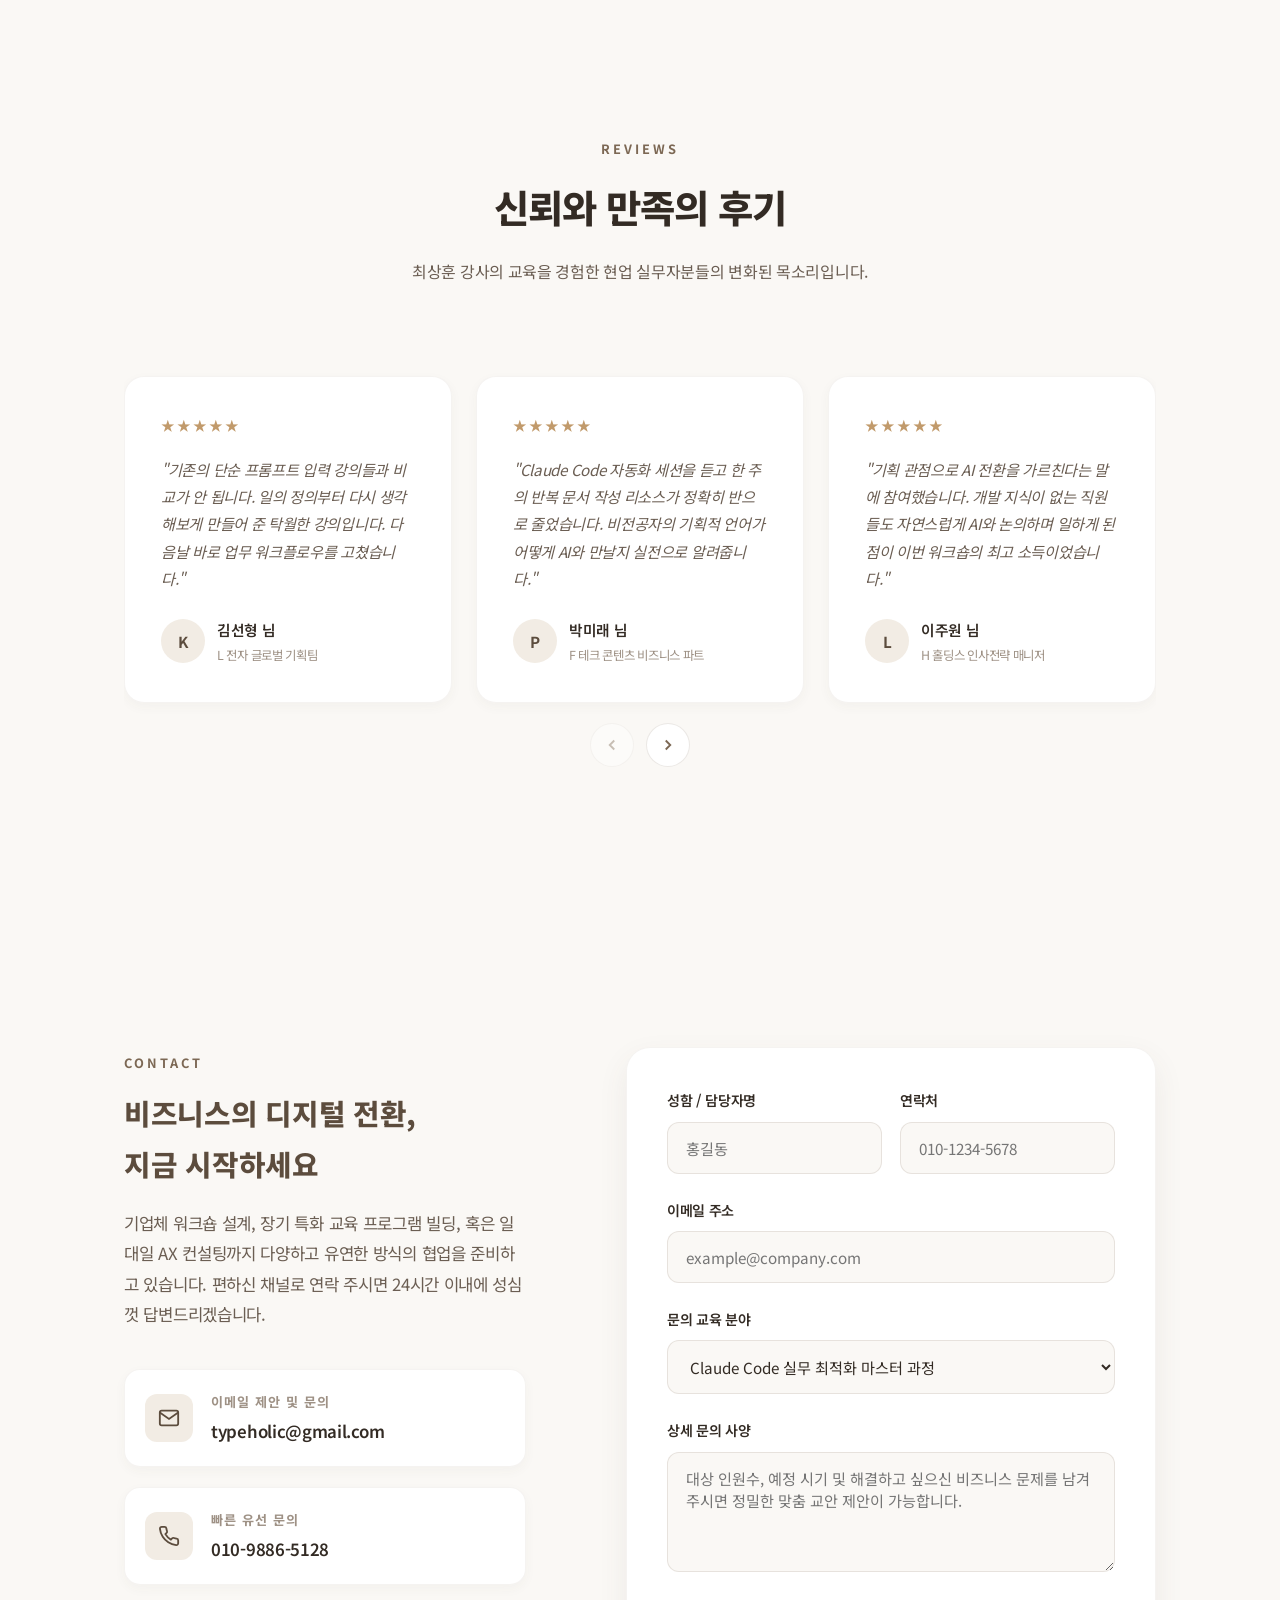
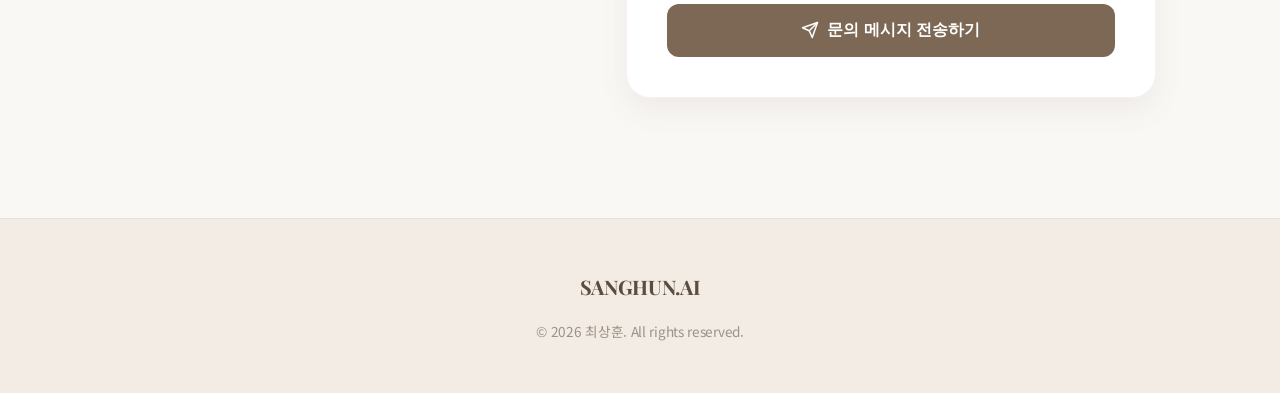
<file: ai.html>
<!DOCTYPE html>
<html lang="ko">
<head>
<meta charset="UTF-8">
<meta name="viewport" content="width=device-width, initial-scale=1.0">
<link rel="icon" type="image/png" href="assets/favicon.png">
<title>최상훈 | AI Educator & AX Consultant</title>
<style>
  @import url('https://fonts.googleapis.com/css2?family=Noto+Sans+KR:wght@300;400;500;600;700;800;900&family=Playfair+Display:ital,wght@0,600;0,700;1,400&display=swap');

  * { margin: 0; padding: 0; box-sizing: border-box; }

  :root {
    /* 저채도 브라운 & 웜 베이지 라이트 모드 팔레트 */
    --bg-primary: #FAF8F5;       /* 극도의 부드러운 알라바스터 베이지 */
    --bg-secondary: #F2ECE4;     /* 톤다운된 따뜻한 미디엄 샌드 베이지 */
    --bg-card: #FFFFFF;          /* 요소 구분을 위한 순백색 카드 */
    --bg-card-hover: #FDFDFD;
    --accent: #7C6854;           /* 세련되고 차분한 토프 에스프레소 브라운 */
    --accent-dark: #5C4C3D;      /* 딥 브라운 코코아 */
    --accent-light: #C0B2A3;     /* 부드러운 뉴트럴 밀크티 브라운 */
    --accent-glow: rgba(124, 104, 84, 0.12);
    --text-primary: #332B24;     /* 검은색 대신 사용하는 포근하고 깊은 다크 브라운 */
    --text-secondary: #6B5E53;   /* 가독성 높은 차분한 미디엄 브라운 */
    --text-muted: #9E9185;       /* 은은하고 가벼운 베이지 그레이 */
    --border: rgba(124, 104, 84, 0.15);
    --border-light: rgba(124, 104, 84, 0.08);
    --gradient-1: linear-gradient(135deg, #7C6854, #A69280);
    --gradient-2: linear-gradient(135deg, #5C4C3D 0%, #8C7865 100%);
    --shadow-sm: 0 4px 12px rgba(89, 73, 58, 0.04);
    --shadow-md: 0 12px 30px rgba(89, 73, 58, 0.08);
    --shadow-lg: 0 20px 40px rgba(89, 73, 58, 0.12);
  }

  body {
    font-family: 'Noto Sans KR', -apple-system, sans-serif;
    background: var(--bg-primary);
    color: var(--text-primary);
    overflow-x: hidden;
    line-height: 1.8;
    letter-spacing: -0.3px;
  }

  /* Scrollbar */
  ::-webkit-scrollbar { width: 8px; }
  ::-webkit-scrollbar-track { background: var(--bg-primary); }
  ::-webkit-scrollbar-thumb { background: var(--accent-light); border-radius: 4px; border: 2px solid var(--bg-primary); }
  ::-webkit-scrollbar-thumb:hover { background: var(--accent); }

  /* 은은한 텍스처 백그라운드 효과 */
  body::before {
    content: '';
    position: fixed;
    top: 0; left: 0; right: 0; bottom: 0;
    background-image: url("data:image/svg+xml,%3Csvg viewBox='0 0 200 200' xmlns='http://www.w3.org/2000/svg'%3E%3Cfilter id='noise'%3E%3CfeTurbulence type='fractalNoise' baseFrequency='0.8' numOctaves='3' stitchTiles='stitch'/%3E%3C/filter%3E%3Crect width='100%25' height='100%25' filter='url(%23noise)' opacity='0.02'/%3E%3C/svg%3E");
    pointer-events: none;
    z-index: 0;
  }

  section { position: relative; z-index: 1; }

  /* NAV */
  nav {
    position: fixed;
    top: 0; left: 0; right: 0;
    z-index: 100;
    padding: 20px 5%;
    display: flex;
    justify-content: space-between;
    align-items: center;
    backdrop-filter: blur(20px);
    background: rgba(250, 248, 245, 0.85);
    border-bottom: 1px solid var(--border-light);
    transition: all 0.4s cubic-bezier(0.16, 1, 0.3, 1);
  }
  nav.scrolled {
    padding: 14px 5%;
    background: rgba(250, 248, 245, 0.95);
    box-shadow: var(--shadow-sm);
  }
  .nav-logo {
    font-family: 'Playfair Display', serif;
    font-size: 1.35rem;
    font-weight: 700;
    letter-spacing: 0.5px;
    color: var(--accent-dark);
    display: flex;
    align-items: center;
    gap: 8px;
    text-decoration: none;
  }
  .nav-logo span {
    font-size: 0.85rem;
    font-family: 'Noto Sans KR', sans-serif;
    font-weight: 500;
    color: var(--text-muted);
    border-left: 1px solid var(--border);
    padding-left: 8px;
  }
  .nav-links { display: flex; gap: 40px; list-style: none; }
  .nav-links a {
    color: var(--text-secondary);
    text-decoration: none;
    font-size: 0.92rem;
    font-weight: 500;
    transition: color 0.3s ease;
    position: relative;
    padding: 4px 0;
  }
  .nav-links a:hover, .nav-links a.active { color: var(--accent-dark); }
  .nav-links a::after {
    content: '';
    position: absolute;
    bottom: 0; left: 0;
    width: 0; height: 1.5px;
    background: var(--accent);
    transition: width 0.3s ease;
  }
  .nav-links a:hover::after, .nav-links a.active::after { width: 100%; }
  
  .nav-cta {
    padding: 10px 24px;
    background: var(--accent);
    color: #fff;
    border: none;
    border-radius: 30px;
    font-size: 0.88rem;
    font-weight: 500;
    cursor: pointer;
    transition: all 0.3s ease;
    text-decoration: none;
  }
  .nav-cta:hover {
    background: var(--accent-dark);
    transform: translateY(-1px);
    box-shadow: var(--shadow-sm);
  }

  /* HERO */
  .hero {
    min-height: 100vh;
    display: flex;
    align-items: center;
    justify-content: center;
    padding: 140px 5% 100px;
    position: relative;
    overflow: hidden;
  }
  /* 미니멀 브라운 그라디언트 오브 */
  .hero-bg-orb {
    position: absolute;
    border-radius: 50%;
    filter: blur(120px);
    opacity: 0.35;
    animation: float 12s ease-in-out infinite;
  }
  .hero-bg-orb:nth-child(1) {
    width: 600px; height: 600px;
    background: #E8DFD5;
    top: -200px; right: -100px;
  }
  .hero-bg-orb:nth-child(2) {
    width: 500px; height: 500px;
    background: #E5DCD3;
    bottom: -150px; left: -100px;
    animation-delay: -6s;
  }
  @keyframes float {
    0%, 100% { transform: translate(0, 0) scale(1); }
    50% { transform: translate(40px, -20px) scale(1.08); }
  }

  .hero-content {
    text-align: center;
    max-width: 900px;
    position: relative;
    z-index: 2;
  }
  .hero-badge {
    display: inline-flex;
    align-items: center;
    gap: 8px;
    padding: 6px 16px;
    background: rgba(124, 104, 84, 0.06);
    border: 1px solid rgba(124, 104, 84, 0.15);
    border-radius: 50px;
    font-size: 0.8rem;
    color: var(--accent-dark);
    margin-bottom: 32px;
    font-weight: 500;
  }
  .hero-badge .dot {
    width: 6px; height: 6px;
    background: #A38A75;
    border-radius: 50%;
    animation: pulse 2s infinite;
  }
  @keyframes pulse {
    0%, 100% { transform: scale(1); opacity: 1; }
    50% { transform: scale(1.4); opacity: 0.5; }
  }
  .hero h1 {
    font-size: clamp(2.4rem, 5vw, 3.8rem);
    font-weight: 800;
    line-height: 1.35;
    margin-bottom: 24px;
    color: var(--text-primary);
  }
  .hero h1 .accent {
    font-family: 'Playfair Display', serif;
    font-style: italic;
    font-weight: 600;
    background: var(--gradient-2);
    -webkit-background-clip: text;
    -webkit-text-fill-color: transparent;
  }
  .hero-sub {
    font-size: 1.35rem;
    color: var(--accent);
    margin-bottom: 16px;
    font-weight: 500;
    letter-spacing: 1px;
  }
  .hero-desc {
    font-size: 1.05rem;
    color: var(--text-secondary);
    max-width: 620px;
    margin: 0 auto 48px;
    line-height: 1.9;
  }
  .hero-buttons {
    display: flex;
    gap: 16px;
    justify-content: center;
    flex-wrap: wrap;
    margin-bottom: 60px;
  }
  .btn-primary {
    padding: 16px 36px;
    background: var(--accent);
    color: #fff;
    border: none;
    border-radius: 30px;
    font-size: 0.95rem;
    font-weight: 600;
    cursor: pointer;
    transition: all 0.3s ease;
    text-decoration: none;
    display: inline-flex;
    align-items: center;
    gap: 10px;
    box-shadow: var(--shadow-sm);
  }
  .btn-primary:hover {
    background: var(--accent-dark);
    transform: translateY(-2px);
    box-shadow: var(--shadow-md);
  }
  .btn-secondary {
    padding: 16px 36px;
    background: #fff;
    color: var(--text-primary);
    border: 1px solid var(--border);
    border-radius: 30px;
    font-size: 0.95rem;
    font-weight: 500;
    cursor: pointer;
    transition: all 0.3s ease;
    text-decoration: none;
    box-shadow: var(--shadow-sm);
  }
  .btn-secondary:hover {
    background: var(--bg-primary);
    border-color: var(--accent-light);
    transform: translateY(-2px);
  }

  /* STATS */
  .stats {
    display: grid;
    grid-template-columns: repeat(3, 1fr);
    gap: 20px;
    max-width: 700px;
    margin: 0 auto;
    background: #fff;
    padding: 24px;
    border-radius: 20px;
    box-shadow: var(--shadow-sm);
    border: 1px solid var(--border-light);
  }
  .stat {
    text-align: center;
    position: relative;
    padding: 10px 0;
  }
  .stat:not(:last-child)::after {
    content: '';
    position: absolute;
    right: 0; top: 20%; height: 60%;
    width: 1px;
    background-color: var(--border-light);
  }
  .stat-number {
    font-family: 'Playfair Display', serif;
    font-size: 2.2rem;
    font-weight: 700;
    color: var(--accent-dark);
    line-height: 1.2;
    margin-bottom: 4px;
  }
  .stat-label {
    font-size: 0.85rem;
    color: var(--text-secondary);
    font-weight: 500;
  }

  /* SECTION COMMON */
  .section {
    padding: 120px 5%;
    max-width: 1160px;
    margin: 0 auto;
  }
  .section-header {
    text-align: center;
    max-width: 650px;
    margin: 0 auto 70px;
  }
  .section-label {
    font-size: 0.8rem;
    text-transform: uppercase;
    letter-spacing: 3px;
    color: var(--accent);
    font-weight: 700;
    margin-bottom: 12px;
    display: inline-block;
  }
  .section-title {
    font-size: clamp(1.8rem, 3vw, 2.5rem);
    font-weight: 800;
    color: var(--text-primary);
    margin-bottom: 16px;
    letter-spacing: -1px;
  }
  .section-desc {
    font-size: 1rem;
    color: var(--text-secondary);
    line-height: 1.8;
  }

  /* ABOUT WITH INTERACTIVE TABS */
  .about-grid {
    display: grid;
    grid-template-columns: 320px 1fr;
    gap: 60px;
    align-items: flex-start;
  }
  .about-photo-wrapper {
    position: relative;
    width: 100%;
  }
  .about-photo {
    width: 100%;
    aspect-ratio: 3/4;
    background: var(--bg-secondary);
    border-radius: 24px;
    border: 1px solid var(--border-light);
    display: flex;
    flex-direction: column;
    align-items: center;
    justify-content: center;
    color: var(--text-secondary);
    position: relative;
    overflow: hidden;
    box-shadow: var(--shadow-md);
  }
  /* 일러스트 느낌의 고급진 디자이너블 프로필 플레이스홀더 */
  .profile-svg {
    width: 100px; height: 100px;
    fill: none;
    stroke: var(--accent);
    stroke-width: 1.5;
    margin-bottom: 15px;
  }
  .about-photo::before {
    content: '';
    position: absolute;
    inset: 12px;
    border: 1px solid rgba(124, 104, 84, 0.2);
    border-radius: 16px;
    pointer-events: none;
  }
  .about-photo span {
    font-size: 0.88rem;
    font-weight: 500;
    letter-spacing: 0.5px;
    color: var(--accent-dark);
  }
  .about-photo img {
    width: 100%;
    height: 100%;
    object-fit: cover;
    display: block;
  }

  /* INTERACTIVE TABS SYSTEM */
  .about-tabs {
    display: flex;
    gap: 12px;
    margin-bottom: 28px;
    border-bottom: 1px solid var(--border-light);
    padding-bottom: 12px;
  }
  .tab-btn {
    background: none;
    border: none;
    color: var(--text-muted);
    font-size: 1.05rem;
    font-weight: 600;
    padding: 8px 16px;
    cursor: pointer;
    transition: all 0.3s ease;
    border-radius: 8px;
    position: relative;
  }
  .tab-btn:hover {
    color: var(--accent);
    background: rgba(124, 104, 84, 0.04);
  }
  .tab-btn.active {
    color: var(--accent-dark);
  }
  .tab-btn.active::after {
    content: '';
    position: absolute;
    bottom: -13px; left: 0; right: 0;
    height: 3px;
    background-color: var(--accent);
    border-radius: 3px;
  }
  
  .tab-content {
    display: none;
    animation: fadeIn 0.5s ease forwards;
  }
  .tab-content.active {
    display: block;
  }
  @keyframes fadeIn {
    from { opacity: 0; transform: translateY(8px); }
    to { opacity: 1; transform: translateY(0); }
  }

  .about-text h3 {
    font-size: 1.8rem;
    font-weight: 700;
    color: var(--accent-dark);
    margin-bottom: 18px;
    display: flex;
    align-items: center;
    gap: 10px;
  }
  .about-text h3 small {
    font-size: 1rem;
    color: var(--text-muted);
    font-weight: 400;
  }
  .about-text p {
    color: var(--text-secondary);
    margin-bottom: 24px;
    line-height: 1.9;
    font-size: 1.02rem;
  }
  .about-highlights {
    display: grid;
    grid-template-columns: repeat(2, 1fr);
    gap: 16px;
    margin-top: 24px;
  }
  .highlight-item {
    display: flex;
    align-items: center;
    gap: 14px;
    padding: 16px 20px;
    background: #fff;
    border-radius: 16px;
    border: 1px solid var(--border-light);
    transition: all 0.3s ease;
    box-shadow: var(--shadow-sm);
  }
  .highlight-item:hover {
    border-color: var(--accent-light);
    transform: translateY(-2px);
    box-shadow: var(--shadow-md);
  }
  .highlight-icon {
    width: 44px; height: 44px;
    background: rgba(124, 104, 84, 0.08);
    border-radius: 12px;
    display: flex;
    align-items: center;
    justify-content: center;
    font-size: 1.2rem;
    flex-shrink: 0;
  }
  .highlight-text {
    font-size: 0.95rem;
    font-weight: 600;
    color: var(--text-primary);
  }
  .highlight-sub {
    font-size: 0.8rem;
    color: var(--text-muted);
    margin-top: 2px;
  }

  /* COURSES WITH DETAILED ACCORDION */
  .courses-container {
    display: flex;
    flex-direction: column;
    gap: 30px;
  }
  .course-card-premium {
    background: #fff;
    border: 1px solid var(--border-light);
    border-radius: 24px;
    padding: 40px;
    transition: all 0.4s cubic-bezier(0.16, 1, 0.3, 1);
    box-shadow: var(--shadow-sm);
  }
  .course-card-premium:hover {
    transform: translateY(-4px);
    box-shadow: var(--shadow-md);
    border-color: var(--accent-light);
  }
  .course-main-info {
    display: flex;
    justify-content: space-between;
    align-items: flex-start;
    gap: 20px;
  }
  .course-meta {
    flex: 1;
  }
  .course-header-row {
    display: flex;
    align-items: center;
    gap: 15px;
    margin-bottom: 12px;
  }
  .course-icon-box {
    width: 48px; height: 48px;
    background: rgba(124, 104, 84, 0.08);
    border-radius: 14px;
    display: flex;
    align-items: center;
    justify-content: center;
    font-size: 1.4rem;
    color: var(--accent);
  }
  .course-title {
    font-size: 1.4rem;
    font-weight: 700;
    color: var(--text-primary);
  }
  .course-short-desc {
    color: var(--text-secondary);
    font-size: 1rem;
    line-height: 1.7;
    margin-bottom: 20px;
    max-width: 800px;
  }
  .course-tags {
    display: flex;
    gap: 8px;
    flex-wrap: wrap;
    margin-bottom: 10px;
  }
  .course-tag {
    padding: 4px 14px;
    background: rgba(124, 104, 84, 0.05);
    border: 1px solid rgba(124, 104, 84, 0.12);
    border-radius: 20px;
    font-size: 0.8rem;
    color: var(--accent-dark);
    font-weight: 500;
  }
  
  /* ACCORDION CONTROL BUTTON */
  .accordion-trigger {
    background: none;
    border: none;
    display: inline-flex;
    align-items: center;
    gap: 8px;
    color: var(--accent);
    font-size: 0.92rem;
    font-weight: 600;
    cursor: pointer;
    padding: 10px 0;
    transition: color 0.3s;
    margin-top: 15px;
    outline: none;
  }
  .accordion-trigger:hover {
    color: var(--accent-dark);
  }
  .accordion-trigger svg {
    width: 16px; height: 16px;
    transition: transform 0.3s cubic-bezier(0.16, 1, 0.3, 1);
  }
  .accordion-trigger.open svg {
    transform: rotate(180deg);
  }

  /* ACCORDION CONTENT */
  .accordion-content {
    max-height: 0;
    overflow: hidden;
    transition: max-height 0.5s cubic-bezier(0.16, 1, 0.3, 1), opacity 0.3s;
    opacity: 0;
    border-top: 1px dashed var(--border-light);
    margin-top: 20px;
  }
  .accordion-content.open {
    opacity: 1;
    margin-top: 20px;
  }
  .curriculum-body {
    padding: 24px 10px 10px;
  }
  .curriculum-title {
    font-size: 0.95rem;
    font-weight: 700;
    color: var(--accent-dark);
    margin-bottom: 16px;
    text-transform: uppercase;
    letter-spacing: 0.5px;
  }
  .curriculum-steps {
    display: grid;
    grid-template-columns: repeat(auto-fit, minmax(240px, 1fr));
    gap: 16px;
  }
  .curriculum-step {
    background: var(--bg-primary);
    border-radius: 12px;
    padding: 18px;
    border-left: 3px solid var(--accent);
  }
  .step-num {
    font-size: 0.75rem;
    font-weight: 700;
    color: var(--accent);
    margin-bottom: 6px;
  }
  .step-title {
    font-size: 0.95rem;
    font-weight: 600;
    color: var(--text-primary);
    margin-bottom: 6px;
  }
  .step-desc {
    font-size: 0.82rem;
    color: var(--text-secondary);
    line-height: 1.6;
  }

  /* EXPERIENCE TIMELINE */
  .exp-timeline {
    position: relative;
    max-width: 800px;
    margin: 0 auto;
    padding-left: 30px;
  }
  .exp-timeline::before {
    content: '';
    position: absolute;
    left: 4px; top: 10px; bottom: 10px;
    width: 2px;
    background: linear-gradient(to bottom, var(--accent) 50%, var(--bg-secondary));
  }
  .exp-item {
    position: relative;
    margin-bottom: 45px;
  }
  .exp-item:last-child { margin-bottom: 0; }
  .exp-item::before {
    content: '';
    position: absolute;
    left: -31px; top: 6px;
    width: 10px; height: 10px;
    background: var(--accent);
    border-radius: 50%;
    border: 2px solid var(--bg-primary);
    box-shadow: 0 0 0 4px rgba(124, 104, 84, 0.15);
  }
  .exp-header {
    display: flex;
    justify-content: space-between;
    align-items: flex-start;
    flex-wrap: wrap;
    gap: 8px;
    margin-bottom: 10px;
  }
  .exp-title {
    font-size: 1.25rem;
    font-weight: 700;
    color: var(--text-primary);
  }
  .exp-period {
    font-size: 0.85rem;
    background: #fff;
    border: 1px solid var(--border-light);
    color: var(--accent);
    padding: 3px 12px;
    border-radius: 30px;
    font-weight: 600;
    box-shadow: var(--shadow-sm);
  }
  .exp-desc {
    color: var(--text-secondary);
    font-size: 0.95rem;
    line-height: 1.8;
  }

  /* REVIEWS SLIDER (CAROUSEL) */
  .slider-viewport {
    position: relative;
    overflow: hidden;
    padding: 20px 0 40px;
  }
  .slider-container {
    display: flex;
    gap: 24px;
    transition: transform 0.5s cubic-bezier(0.16, 1, 0.3, 1);
    cursor: grab;
    user-select: none;
  }
  .slider-container:active { cursor: grabbing; }
  
  .review-card-premium {
    flex: 0 0 calc(33.333% - 16px);
    background: #fff;
    border: 1px solid var(--border-light);
    border-radius: 20px;
    padding: 36px;
    box-shadow: var(--shadow-sm);
    transition: transform 0.3s, border-color 0.3s;
  }
  .review-card-premium:hover {
    transform: translateY(-2px);
    border-color: var(--accent-light);
  }
  .review-rating {
    color: #C19A6B; /* 품격있는 골드 브라운 */
    font-size: 0.85rem;
    margin-bottom: 18px;
    letter-spacing: 2px;
  }
  .review-text {
    color: var(--text-secondary);
    font-size: 0.95rem;
    line-height: 1.8;
    margin-bottom: 24px;
    font-style: italic;
  }
  .review-author {
    display: flex;
    align-items: center;
    gap: 12px;
  }
  .review-avatar-char {
    width: 44px; height: 44px;
    background: var(--bg-secondary);
    border-radius: 50%;
    display: flex;
    align-items: center;
    justify-content: center;
    font-size: 0.95rem;
    font-weight: 700;
    color: var(--accent-dark);
  }
  .review-name {
    font-size: 0.92rem;
    font-weight: 600;
    color: var(--text-primary);
  }
  .review-role {
    font-size: 0.78rem;
    color: var(--text-muted);
    margin-top: 1px;
  }

  /* SLIDER NAV BUTTONS */
  .slider-controls {
    display: flex;
    justify-content: center;
    gap: 12px;
    margin-top: 20px;
  }
  .slider-btn {
    width: 44px; height: 44px;
    border-radius: 50%;
    border: 1px solid var(--border);
    background: #fff;
    display: flex;
    align-items: center;
    justify-content: center;
    cursor: pointer;
    color: var(--accent);
    transition: all 0.3s ease;
  }
  .slider-btn:hover {
    background: var(--accent);
    color: #fff;
    border-color: var(--accent);
  }
  .slider-btn svg { width: 18px; height: 18px; fill: none; stroke: currentColor; stroke-width: 2.5; }

  /* CONTACT FORM SECTION */
  .contact-layout {
    display: grid;
    grid-template-columns: 1fr 1.2fr;
    gap: 60px;
    align-items: flex-start;
  }
  .contact-info {
    padding-right: 40px;
  }
  .contact-info-title {
    font-size: 1.8rem;
    font-weight: 800;
    margin-bottom: 18px;
    color: var(--accent-dark);
  }
  .contact-info-desc {
    color: var(--text-secondary);
    font-size: 1.05rem;
    line-height: 1.8;
    margin-bottom: 40px;
  }
  .contact-channels {
    display: flex;
    flex-direction: column;
    gap: 20px;
  }
  .contact-channel-card {
    display: flex;
    align-items: center;
    gap: 18px;
    padding: 20px;
    background: #fff;
    border: 1px solid var(--border-light);
    border-radius: 16px;
    text-decoration: none;
    color: var(--text-secondary);
    transition: all 0.3s ease;
    box-shadow: var(--shadow-sm);
  }
  .contact-channel-card:hover {
    border-color: var(--accent-light);
    transform: translateX(4px);
    box-shadow: var(--shadow-md);
  }
  .channel-icon {
    width: 48px; height: 48px;
    background: var(--bg-secondary);
    border-radius: 12px;
    display: flex;
    align-items: center;
    justify-content: center;
    color: var(--accent-dark);
  }
  .channel-icon svg { width: 22px; height: 22px; fill: none; stroke: currentColor; stroke-width: 2; }
  .channel-meta h4 {
    font-size: 0.82rem;
    color: var(--text-muted);
    text-transform: uppercase;
    letter-spacing: 1px;
    margin-bottom: 2px;
  }
  .channel-meta p {
    font-size: 1.05rem;
    font-weight: 600;
    color: var(--text-primary);
  }

  /* PREMIUM INTERACTIVE FORM */
  .contact-form-card {
    background: #fff;
    border: 1px solid var(--border-light);
    border-radius: 24px;
    padding: 40px;
    box-shadow: var(--shadow-md);
  }
  .form-group {
    margin-bottom: 24px;
  }
  .form-row {
    display: grid;
    grid-template-columns: 1fr 1fr;
    gap: 18px;
  }
  .form-label {
    display: block;
    font-size: 0.88rem;
    font-weight: 600;
    color: var(--text-primary);
    margin-bottom: 8px;
  }
  .form-input, .form-textarea, .form-select {
    width: 100%;
    padding: 14px 18px;
    border: 1px solid var(--border);
    background: var(--bg-primary);
    color: var(--text-primary);
    border-radius: 12px;
    font-size: 0.95rem;
    transition: all 0.3s ease;
    outline: none;
    font-family: inherit;
  }
  .form-input:focus, .form-textarea:focus, .form-select:focus {
    border-color: var(--accent);
    background: #fff;
    box-shadow: 0 0 0 4px var(--accent-glow);
  }
  .form-textarea {
    resize: vertical;
    min-height: 120px;
  }
  .btn-submit {
    width: 100%;
    padding: 16px;
    background: var(--accent);
    color: #fff;
    border: none;
    border-radius: 12px;
    font-size: 1rem;
    font-weight: 700;
    cursor: pointer;
    transition: all 0.3s ease;
    display: flex;
    align-items: center;
    justify-content: center;
    gap: 8px;
  }
  .btn-submit:hover {
    background: var(--accent-dark);
    box-shadow: var(--shadow-md);
  }

  /* SUCCESS MODAL */
  .modal-overlay {
    position: fixed;
    inset: 0;
    background: rgba(51, 43, 36, 0.4);
    backdrop-filter: blur(8px);
    z-index: 1000;
    display: flex;
    align-items: center;
    justify-content: center;
    opacity: 0;
    pointer-events: none;
    transition: opacity 0.3s ease;
  }
  .modal-overlay.active {
    opacity: 1;
    pointer-events: auto;
  }
  .modal-box {
    background: #fff;
    border-radius: 24px;
    padding: 40px;
    max-width: 440px;
    width: 90%;
    text-align: center;
    box-shadow: var(--shadow-lg);
    border: 1px solid var(--border-light);
    transform: scale(0.9);
    transition: transform 0.3s cubic-bezier(0.16, 1, 0.3, 1);
  }
  .modal-overlay.active .modal-box {
    transform: scale(1);
  }
  .modal-icon {
    width: 64px; height: 64px;
    background: rgba(124, 104, 84, 0.08);
    border-radius: 50%;
    display: flex;
    align-items: center;
    justify-content: center;
    margin: 0 auto 24px;
    color: var(--accent);
  }
  .modal-icon svg { width: 32px; height: 32px; fill: none; stroke: currentColor; stroke-width: 2.5; }
  .modal-title {
    font-size: 1.4rem;
    font-weight: 700;
    color: var(--text-primary);
    margin-bottom: 12px;
  }
  .modal-desc {
    color: var(--text-secondary);
    font-size: 0.95rem;
    line-height: 1.6;
    margin-bottom: 28px;
  }
  .btn-modal-close {
    padding: 12px 32px;
    background: var(--accent);
    color: #fff;
    border: none;
    border-radius: 30px;
    font-size: 0.92rem;
    font-weight: 600;
    cursor: pointer;
    transition: all 0.3s;
  }
  .btn-modal-close:hover {
    background: var(--accent-dark);
  }

  /* FOOTER */
  footer {
    background: var(--bg-secondary);
    text-align: center;
    padding: 50px 20px;
    border-top: 1px solid var(--border-light);
    color: var(--text-secondary);
  }
  .footer-logo {
    font-family: 'Playfair Display', serif;
    font-size: 1.25rem;
    font-weight: 700;
    color: var(--accent-dark);
    margin-bottom: 14px;
  }
  .footer-copyright {
    font-size: 0.85rem;
    color: var(--text-muted);
  }

  /* RESPONSIVE DESIGN */
  @media (max-width: 1024px) {
    .review-card-premium {
      flex: 0 0 calc(50% - 12px);
    }
    .contact-layout {
      grid-template-columns: 1fr;
      gap: 40px;
    }
    .contact-info { padding-right: 0; }
  }

  @media (max-width: 768px) {
    nav { padding: 14px 20px; }
    .nav-links { display: none; }
    .hero { padding: 120px 20px 60px; }
    .section { padding: 80px 20px; }
    .section-header { margin-bottom: 40px; }
    .stats { grid-template-columns: 1fr; gap: 14px; padding: 20px; }
    .stat:not(:last-child)::after { display: none; }
    .about-grid { grid-template-columns: 1fr; gap: 40px; }
    .about-photo { max-width: 260px; margin: 0 auto; }
    .about-highlights { grid-template-columns: 1fr; }
    .review-card-premium {
      flex: 0 0 100%;
    }
    .course-card-premium { padding: 24px; }
    .course-main-info { flex-direction: column; }
    .form-row { grid-template-columns: 1fr; gap: 0; }
    .contact-form-card { padding: 24px; }
    .curriculum-steps { grid-template-columns: 1fr; }
  }

  /* SCROLL ANIMATIONS */
  .fade-in {
    opacity: 0;
    transform: translateY(24px);
    transition: opacity 0.8s cubic-bezier(0.16, 1, 0.3, 1), transform 0.8s cubic-bezier(0.16, 1, 0.3, 1);
  }
  .fade-in.visible {
    opacity: 1;
    transform: translateY(0);
  }

  html { scroll-behavior: smooth; }

  /* HAMBURGER BUTTON */
  .nav-hamburger {
    display: none;
    flex-direction: column;
    justify-content: center;
    align-items: center;
    width: 40px; height: 40px;
    background: none;
    border: 1px solid var(--border);
    border-radius: 8px;
    cursor: pointer;
    gap: 5px;
    padding: 8px;
  }
  .nav-hamburger span {
    display: block;
    width: 20px; height: 2px;
    background: var(--accent-dark);
    border-radius: 2px;
    transition: all 0.35s cubic-bezier(0.16, 1, 0.3, 1);
    transform-origin: center;
  }
  .nav-hamburger.open span:nth-child(1) { transform: translateY(7px) rotate(45deg); }
  .nav-hamburger.open span:nth-child(2) { opacity: 0; transform: scaleX(0); }
  .nav-hamburger.open span:nth-child(3) { transform: translateY(-7px) rotate(-45deg); }

  /* MOBILE MENU OVERLAY */
  .mobile-menu {
    display: none;
    position: fixed;
    inset: 0;
    z-index: 99;
    background: rgba(51, 43, 36, 0.35);
    backdrop-filter: blur(4px);
    opacity: 0;
    pointer-events: none;
    transition: opacity 0.3s ease;
  }
  .mobile-menu.open {
    opacity: 1;
    pointer-events: auto;
  }
  .mobile-menu-panel {
    position: absolute;
    top: 0; right: 0; bottom: 0;
    width: 280px;
    background: var(--bg-primary);
    padding: 90px 32px 40px;
    display: flex;
    flex-direction: column;
    gap: 4px;
    transform: translateX(100%);
    transition: transform 0.4s cubic-bezier(0.16, 1, 0.3, 1);
    box-shadow: -8px 0 40px rgba(89, 73, 58, 0.14);
  }
  .mobile-menu.open .mobile-menu-panel {
    transform: translateX(0);
  }
  .mobile-menu-link {
    color: var(--text-primary);
    text-decoration: none;
    font-size: 1.15rem;
    font-weight: 600;
    padding: 14px 0;
    border-bottom: 1px solid var(--border-light);
    transition: color 0.25s;
  }
  .mobile-menu-link:hover { color: var(--accent); }
  .mobile-menu-cta {
    margin-top: 24px;
    padding: 15px;
    background: var(--accent);
    color: #fff;
    border-radius: 12px;
    font-size: 1rem;
    font-weight: 700;
    text-align: center;
    text-decoration: none;
    transition: background 0.25s;
  }
  .mobile-menu-cta:hover { background: var(--accent-dark); }

  @media (max-width: 768px) {
    .nav-hamburger { display: flex; }
    .nav-cta { display: none; }
    .mobile-menu { display: block; }
  }
</style>
</head>
<body>

<!-- NAV -->
<nav id="nav">
  <a href="#" class="nav-logo">SANGHUN.AI <span>교육&AX</span></a>
  <ul class="nav-links">
    <li><a href="#about" class="nav-link">소개</a></li>
    <li><a href="#courses" class="nav-link">강의 분야</a></li>
    <li><a href="#experience" class="nav-link">경력</a></li>
    <li><a href="#reviews" class="nav-link">수강 후기</a></li>
  </ul>
  <a href="#contact" class="nav-cta">문의하기</a>
  <button class="nav-hamburger" id="hamburger" aria-label="메뉴 열기" aria-expanded="false">
    <span></span>
    <span></span>
    <span></span>
  </button>
</nav>

<!-- MOBILE MENU OVERLAY -->
<div class="mobile-menu" id="mobileMenu" aria-hidden="true">
  <div class="mobile-menu-panel">
    <a href="#about"      class="mobile-menu-link">소개</a>
    <a href="#courses"    class="mobile-menu-link">강의 분야</a>
    <a href="#experience" class="mobile-menu-link">경력</a>
    <a href="#reviews"    class="mobile-menu-link">수강 후기</a>
    <a href="#contact"    class="mobile-menu-cta">문의하기</a>
  </div>
</div>

<!-- HERO -->
<section class="hero">
  <div class="hero-bg-orb"></div>
  <div class="hero-bg-orb"></div>
  <div class="hero-content">
    <div class="hero-badge">
      <span class="dot"></span>
      2026 강의 & AX 컨설팅 모집 중
    </div>
    <h1>비즈니스 성장을 만드는<br><span class="accent">기획 기반 AI 실전 교육</span></h1>
    <p class="hero-sub">최상훈 | AI Educator & AX Consultant</p>
    <p class="hero-desc">
      빅데이터 & AI R&D 10년 이상의 전문 지식과 실무 역량으로,<br>
      IT 비전공자도 업무 효율화를 체감할 수 있는 맞춤형 교육 설계를 약속드립니다.
    </p>
    <div class="hero-buttons">
      <a href="#contact" class="btn-primary">
        <svg width="18" height="18" viewBox="0 0 24 24" fill="none" stroke="currentColor" stroke-width="2.5" stroke-linecap="round" stroke-linejoin="round"><path d="M4 4h16c1.1 0 2 .9 2 2v12c0 1.1-.9 2-2 2H4c-1.1 0-2-.9-2-2V6c0-1.1.9-2 2-2z"/><polyline points="22,6 12,13 2,6"/></svg>
        강의 문의하기
      </a>
      <a href="#courses" class="btn-secondary">교육 과정 탐색</a>
    </div>
    
    <!-- STATS -->
    <div class="stats">
      <div class="stat">
        <div class="stat-number">10+</div>
        <div class="stat-label">R&D 전문 경력 (년)</div>
      </div>
      <div class="stat">
        <div class="stat-number">100%</div>
        <div class="stat-label">기획형 실무 교안</div>
      </div>
      <div class="stat">
        <div class="stat-number">AX</div>
        <div class="stat-label">기업 최적화 설계</div>
      </div>
    </div>
  </div>
</section>

<!-- ABOUT -->
<section class="section fade-in" id="about">
  <div class="section-header">
    <div class="section-label">About</div>
    <div class="section-title">디지털 혁신의 러닝 파트너</div>
    <div class="section-desc">단순 툴 사용법을 넘어, 왜 써야 하고 어떻게 비즈니스에 녹여낼지 교육합니다.</div>
  </div>

  <div class="about-grid">
    <div class="about-photo-wrapper">
      <div class="about-photo">
        <img src="assets/choi-profile-homepage.webp" alt="최상훈 프로필 사진">
      </div>
    </div>
    <div class="about-text">
      <!-- 인터랙티브 탭 메뉴 -->
      <div class="about-tabs">
        <button class="tab-btn active" data-tab="tab-bio">강사 소개</button>
        <button class="tab-btn" data-tab="tab-philosophy">교육 철학</button>
      </div>

      <!-- 탭 1: 강사 소개 -->
      <div id="tab-bio" class="tab-content active">
        <h3>최상훈 <small>AI 교육 전문가 & AX 컨설턴트</small></h3>
        <p>
          빅데이터 및 AI 연구 개발 분야에서 10년 이상 경험을 쌓아왔습니다. 기술이 가져오는 위대한 가치를 누구보다 가까이서 지켜보았으나, 동시에 비IT 부서 구성원이 느끼는 디지털 장벽 역시 실감해왔습니다.
        </p>
        <p>
          현재는 현업 담당자가 느끼는 기술에 대한 거리감을 해소하고, 조직의 특성에 맞춰 자연스럽게 녹아들 수 있는 <strong>기획 관점의 실질적인 AI 교육 프로그램</strong>을 연구하고 전파하고 있습니다.
        </p>
        <div class="about-highlights">
          <div class="highlight-item">
            <div class="highlight-icon">🎯</div>
            <div>
              <div class="highlight-text">쉬운 언어로 접근</div>
              <div class="highlight-sub">비개발자 눈높이 맞춤식 개념 풀이</div>
            </div>
          </div>
          <div class="highlight-item">
            <div class="highlight-icon">💻</div>
            <div>
              <div class="highlight-text">실제 실무 적용</div>
              <div class="highlight-sub">내일부터 바로 쓰는 워크플로우</div>
            </div>
          </div>
        </div>
      </div>

      <!-- 탭 2: 교육 철학 -->
      <div id="tab-philosophy" class="tab-content">
        <h3>"AI는 도구일 뿐, 핵심은 비즈니스 기획입니다"</h3>
        <p>
          새로운 AI 모델의 이름과 단축키를 외우는 강의는 유효기간이 3개월에 불과합니다. 진정한 AI 전환(AX)은 <strong>"나의 일을 어떻게 정의하고 분해할 것인가"</strong>라는 기획자적 시선에서 시작됩니다.
        </p>
        <p>
          기술 변화의 소용돌이 속에서도 흔들리지 않는 AI 활용 멘탈 모델과 기획적 뼈대를 제공해 드립니다. 업무 주도권을 뺏기지 않고 스스로 일의 방식을 디자인하도록 돕습니다.
        </p>
        <div class="about-highlights">
          <div class="highlight-item">
            <div class="highlight-icon">🧠</div>
            <div>
              <div class="highlight-text">사고 흐름 중심</div>
              <div class="highlight-sub">스스로 문제를 탐색하고 해결</div>
            </div>
          </div>
          <div class="highlight-item">
            <div class="highlight-icon">📈</div>
            <div>
              <div class="highlight-text">지속 가능한 학습</div>
              <div class="highlight-sub">강의 종료 후에도 확장 가능한 기초 체력</div>
            </div>
          </div>
        </div>
      </div>
    </div>
  </div>
</section>

<!-- COURSES WITH INTERACTIVE ACCORDION -->
<section class="section fade-in" id="courses">
  <div class="section-header">
    <div class="section-label">Courses</div>
    <div class="section-title">맞춤형 실전 커리큘럼</div>
    <div class="section-desc">클릭하여 각 과정의 상세 아코디언 교육 일정을 확인해 보실 수 있습니다.</div>
  </div>

  <div class="courses-container">
    
    <!-- COURSE 1 -->
    <div class="course-card-premium">
      <div class="course-main-info">
        <div class="course-icon-box">⚡</div>
        <div class="course-meta">
          <div class="course-header-row">
            <h3 class="course-title">Claude Code 실무 최적화 마스터 과정</h3>
            <div class="course-tags">
              <span class="course-tag">최신 AI 기술</span>
              <span class="course-tag">코드 자동화</span>
              <span class="course-tag">기획자 실무</span>
            </div>
          </div>
          <p class="course-short-desc">
            Anthropic의 강력한 코딩 도구인 Claude를 활용하여 반복 연산 및 단순 스크립트 작성, 시스템 제어 등을 자동화합니다. 실무에서 가장 빈도가 높은 비효율 작업을 타겟팅하여 내일 당장 업무 시간을 반으로 줄이는 가이드를 드립니다.
          </p>
        </div>
      </div>
      
      <button class="accordion-trigger" data-accordion="course-1">
        <span>세부 주차별 커리큘럼 보기</span>
        <svg viewBox="0 0 24 24" width="16" height="16" fill="none" stroke="currentColor" stroke-width="2.5"><polyline points="6 9 12 15 18 9"/></svg>
      </button>

      <div id="course-1" class="accordion-content">
        <div class="curriculum-body">
          <h4 class="curriculum-title">주요 교육 설계</h4>
          <div class="curriculum-steps">
            <div class="curriculum-step">
              <div class="step-num">Step 01</div>
              <div class="step-title">Claude 환경 구축 & 프롬프트 설계</div>
              <div class="step-desc">기초 Prompt 구문 해석 및 역할 지정을 통해 원하는 데이터 양식을 안정적으로 뽑아내는 기술</div>
            </div>
            <div class="curriculum-step">
              <div class="step-num">Step 02</div>
              <div class="step-title">업무 자동화 스크립트 제작</div>
              <div class="step-desc">엑셀 정리, 데이터 전처리, 이메일 발송 등 매일 반복되는 오피스 업무 자동화 코드 빌드</div>
            </div>
            <div class="curriculum-step">
              <div class="step-num">Step 03</div>
              <div class="step-title">실무 디버깅 & 최종 배포</div>
              <div class="step-desc">Claude Code가 에러를 잡는 메커니즘을 이해하고, 실현성 높은 사내 소규모 시스템 이식 방법 학습</div>
            </div>
          </div>
        </div>
      </div>
    </div>

    <!-- COURSE 2 -->
    <div class="course-card-premium">
      <div class="course-main-info">
        <div class="course-icon-box">🧠</div>
        <div class="course-meta">
          <div class="course-header-row">
            <h3 class="course-title">비전공자를 위한 AI 기초 및 비즈니스 활용법</h3>
            <div class="course-tags">
              <span class="course-tag">입문 과정</span>
              <span class="course-tag">AI 트렌드 이해</span>
              <span class="course-tag">맞춤 툴 가이드</span>
            </div>
          </div>
          <p class="course-short-desc">
            "AI가 도대체 무엇이며 내 업무 영역에 왜 필요한가?"에 대한 근본적인 의문을 속 시원히 해결하는 교육 과정입니다. 코딩 한 줄 모르는 비전공 실무자 맞춤형 과정으로, 개념부터 현상까지 일목요연하게 짚어드립니다.
          </p>
        </div>
      </div>
      
      <button class="accordion-trigger" data-accordion="course-2">
        <span>세부 주차별 커리큘럼 보기</span>
        <svg viewBox="0 0 24 24" width="16" height="16" fill="none" stroke="currentColor" stroke-width="2.5"><polyline points="6 9 12 15 18 9"/></svg>
      </button>

      <div id="course-2" class="accordion-content">
        <div class="curriculum-body">
          <h4 class="curriculum-title">주요 교육 설계</h4>
          <div class="curriculum-steps">
            <div class="curriculum-step">
              <div class="step-num">Step 01</div>
              <div class="step-title">생성형 AI 생태계의 패러다임 이해</div>
              <div class="step-desc">챗GPT, 미드저니, 클로드 등 주요 플랫폼의 작동 한계와 활용 한계선 명확하게 구분하기</div>
            </div>
            <div class="curriculum-step">
              <div class="step-num">Step 02</div>
              <div class="step-title">아이디어 시각화 & 초고속 기획서 빌드</div>
              <div class="step-desc">텍스트 투 이미지 툴과 문서형 AI를 결합하여 기안서 작성 속도를 300% 단축하는 연계 패턴 학습</div>
            </div>
            <div class="curriculum-step">
              <div class="step-num">Step 03</div>
              <div class="step-title">실습 프로젝트 및 피드백</div>
              <div class="step-desc">수강생의 개별 당면 과제(마케팅 카피 작성, 보고 자료 요약 등)를 현장에서 실제 조율 및 클리닉</div>
            </div>
          </div>
        </div>
      </div>
    </div>

    <!-- COURSE 3 -->
    <div class="course-card-premium">
      <div class="course-main-info">
        <div class="course-icon-box">🏢</div>
        <div class="course-meta">
          <div class="course-header-row">
            <h3 class="course-title">기업 특화형 AX 도입 및 비즈니스 프로세스 설계</h3>
            <div class="course-tags">
              <span class="course-tag">컨설팅 연계</span>
              <span class="course-tag">기업용 비즈니스</span>
              <span class="course-tag">조직 효율화</span>
            </div>
          </div>
          <p class="course-short-desc">
            전체 비즈니스 파이프라인 중 AI 도입 가성비가 가장 높은 도메인을 발굴하고 적정 예산과 기술 로드맵을 제공하는 B2B 맞춤형 액션 플랜 컨설팅 강의입니다. 
          </p>
        </div>
      </div>
      
      <button class="accordion-trigger" data-accordion="course-3">
        <span>세부 주차별 커리큘럼 보기</span>
        <svg viewBox="0 0 24 24" width="16" height="16" fill="none" stroke="currentColor" stroke-width="2.5"><polyline points="6 9 12 15 18 9"/></svg>
      </button>

      <div id="course-3" class="accordion-content">
        <div class="curriculum-body">
          <h4 class="curriculum-title">주요 교육 설계</h4>
          <div class="curriculum-steps">
            <div class="curriculum-step">
              <div class="step-num">Step 01</div>
              <div class="step-title">사내 프로세스 실사 및 병목 탐지</div>
              <div class="step-desc">기업 내부 실무진과의 서베이 및 인터뷰를 기반으로 한 고질적인 리소스 낭비 포인트 진단</div>
            </div>
            <div class="curriculum-step">
              <div class="step-num">Step 02</div>
              <div class="step-title">AI 도입 프레임워크 구축</div>
              <div class="step-desc">오픈소스 모델 vs 상용 솔루션(SaaS) 도입 편익 정밀 측정 및 커스텀 가이드라인 수립</div>
            </div>
            <div class="curriculum-step">
              <div class="step-num">Step 03</div>
              <div class="step-title">AX 내재화 교육 및 인프라 설계</div>
              <div class="step-desc">구성원들이 AI 변화에 연착륙할 수 있도록 장벽 극복 트레이닝 및 변화 관리(Change Management) 로드맵 실행</div>
            </div>
          </div>
        </div>
      </div>
    </div>

  </div>
</section>

<!-- EXPERIENCE TIMELINE -->
<section class="section fade-in" id="experience">
  <div class="section-header">
    <div class="section-label">Experience</div>
    <div class="section-title">증명된 실무 발자취</div>
    <div class="section-desc">탄탄한 이론적 베이스 위에 수많은 실무 사례를 얹었습니다.</div>
  </div>

  <div class="exp-timeline">

    <div class="exp-item">
      <div class="exp-header">
        <h3 class="exp-title">AX 기업형 특화 교육 강사 & 비즈니스 파트너</h3>
        <span class="exp-period">현재</span>
      </div>
      <p class="exp-desc">
        국내 유수 대기업 및 혁신 스타트업을 대상으로 기획형 AI 실무 교육을 독자 설계 및 운영해 오고 있으며, AI 마인드셋 수립 및 AX 전환 성과 측정 지표 설계를 다수 도왔습니다.
      </p>
    </div>

    <div class="exp-item">
      <div class="exp-header">
        <h3 class="exp-title">야구 주요 규칙 판정 영상 데이터 구축 — ㈜컴아트시스템</h3>
        <span class="exp-period">참여연구원</span>
      </div>
      <p class="exp-desc">
        한국지능정보사회진흥원(NIA) 주관 AI 학습데이터 구축 사업 참여. 스트라이크/볼·파울/페어·세이프/아웃 등 야구 심판 판정 영상 데이터 약 200,000건을 구축했습니다. AI 심판 도입을 통한 경기 판정의 객관성 및 공정성 향상을 목표로 한 국가 과제입니다.
        <br><small style="color:var(--text-muted);">▸ <a href="https://aihub.or.kr/aihubdata/data/view.do?pageIndex=1&currMenu=115&topMenu=100&srchOptnCnd=OPTNCND001&searchKeyword=%EC%95%BC%EA%B5%AC&srchDetailCnd=DETAILCND001&srchOrder=ORDER001&srchPagePer=20&aihubDataSe=data&dataSetSn=71726" target="_blank" style="color:var(--accent);text-decoration:none;">AI Hub 데이터셋 바로가기 →</a></small>
      </p>
    </div>

    <div class="exp-item">
      <div class="exp-header">
        <h3 class="exp-title">규칙 기반 상황 인지 및 행동 예측 이미지 데이터 구축 — ㈜에어패스</h3>
        <span class="exp-period">참여연구원</span>
      </div>
      <p class="exp-desc">
        과학기술정보통신부 · 한국지능정보사회진흥원(NIA) 주관 사업 참여. 자율주행 배송·서빙 로봇의 상황 인지 및 행동 예측을 위한 설명 가능 AI 학습용 이미지 데이터 100,000건(1920×1080)을 구축했습니다.
        <br><small style="color:var(--text-muted);">▸ <a href="https://aihub.or.kr/aihubdata/data/view.do?srchOptnCnd=OPTNCND001&currMenu=115&topMenu=100&searchKeyword=%EC%97%90%EC%96%B4%ED%8C%A8%EC%8A%A4&aihubDataSe=data&dataSetSn=71628" target="_blank" style="color:var(--accent);text-decoration:none;">AI Hub 데이터셋 바로가기 →</a></small>
      </p>
    </div>

    <div class="exp-item">
      <div class="exp-header">
        <h3 class="exp-title">규칙 기반 집단행동 인식 비디오 데이터 구축 — ㈜에어패스</h3>
        <span class="exp-period">참여연구원</span>
      </div>
      <p class="exp-desc">
        과학기술정보통신부 · 한국지능정보사회진흥원(NIA) 주관 사업 참여. 농구·야구·배구·축구·핸드볼 등 스포츠 집단행동을 8방향 다시점 카메라로 촬영한 비디오 60,000건 및 라벨 데이터 192,980건을 구축했습니다.
        <br><small style="color:var(--text-muted);">▸ <a href="https://aihub.or.kr/aihubdata/data/view.do?srchOptnCnd=OPTNCND001&currMenu=115&topMenu=100&searchKeyword=%EC%97%90%EC%96%B4%ED%8C%A8%EC%8A%A4&aihubDataSe=data&dataSetSn=71435" target="_blank" style="color:var(--accent);text-decoration:none;">AI Hub 데이터셋 바로가기 →</a></small>
      </p>
    </div>

    <div class="exp-item">
      <div class="exp-header">
        <h3 class="exp-title">축구 킥 동작 및 축구공 궤적 데이터 구축 — ㈜에어패스</h3>
        <span class="exp-period">참여연구원</span>
      </div>
      <p class="exp-desc">
        과학기술정보통신부 · 한국지능정보사회진흥원(NIA) 주관 사업 참여. 축구 킥 동작 정·오자세 분석 및 AI 코칭 시스템 개발을 위한 이미지·영상 데이터 1,140,480건을 구축했습니다.
        <br><small style="color:var(--text-muted);">▸ <a href="https://aihub.or.kr/aihubdata/data/view.do?srchOptnCnd=OPTNCND001&currMenu=115&topMenu=100&searchKeyword=%EC%97%90%EC%96%B4%ED%8C%A8%EC%8A%A4&aihubDataSe=data&dataSetSn=71406" target="_blank" style="color:var(--accent);text-decoration:none;">AI Hub 데이터셋 바로가기 →</a></small>
      </p>
    </div>

    <div class="exp-item">
      <div class="exp-header">
        <h3 class="exp-title">한국언론진흥재단 우수 미디어 스타트업 선정 — 스피치로그</h3>
        <span class="exp-period">참여연구원</span>
      </div>
      <p class="exp-desc">
        AI 기반 발언 분석 서비스를 개발하는 미디어 스타트업 스피치로그에서 기획서비스팀 차장으로 활동했습니다. 해당 기업은 한국언론진흥재단 우수 미디어 스타트업으로 선정되어 빅카인즈 뉴스 데이터를 활용한 AI 기술 고도화를 추진했습니다.
        <br><small style="color:var(--text-muted);">▸ <a href="https://www.journalist.or.kr/news/article.html?no=49291" target="_blank" style="color:var(--accent);text-decoration:none;">한국기자협회보 기사 보기 →</a></small>
      </p>
    </div>

    <div class="exp-item">
      <div class="exp-header">
        <h3 class="exp-title">빅데이터 시스템 & 대규모 언어 모델 연구개발 (R&D) · 공공 산업 컨설팅</h3>
        <span class="exp-period">10년+ 경력</span>
      </div>
      <p class="exp-desc">
        다양한 도메인에서 대규모 로그 수집 프로세스 빌딩, 정제 연산 고도화 프로젝트의 시니어 엔지니어로 활약했으며, 핵심 연구개발 프로젝트를 이끌며 데이터 주도 문제 해결의 노하우를 쌓았습니다. 공공기관 및 지자체를 대상으로 스마트워크 도입 전략 수립 컨설팅을 병행하며 공공 산업 전반의 업무 혁신 및 디지털 전환 역량 강화를 지원했습니다.
      </p>
    </div>

  </div>
</section>

<!-- REVIEWS SLIDER -->
<section class="section fade-in" id="reviews">
  <div class="section-header">
    <div class="section-label">Reviews</div>
    <div class="section-title">신뢰와 만족의 후기</div>
    <div class="section-desc">최상훈 강사의 교육을 경험한 현업 실무자분들의 변화된 목소리입니다.</div>
  </div>

  <div class="slider-viewport">
    <div class="slider-container" id="slider">
      
      <!-- REVIEW 1 -->
      <div class="review-card-premium">
        <div class="review-rating">★★★★★</div>
        <p class="review-text">"기존의 단순 프롬프트 입력 강의들과 비교가 안 됩니다. 일의 정의부터 다시 생각해보게 만들어 준 탁월한 강의입니다. 다음날 바로 업무 워크플로우를 고쳤습니다."</p>
        <div class="review-author">
          <div class="review-avatar-char">K</div>
          <div>
            <div class="review-name">김선형 님</div>
            <div class="review-role">L 전자 글로벌 기획팀</div>
          </div>
        </div>
      </div>

      <!-- REVIEW 2 -->
      <div class="review-card-premium">
        <div class="review-rating">★★★★★</div>
        <p class="review-text">"Claude Code 자동화 세션을 듣고 한 주의 반복 문서 작성 리소스가 정확히 반으로 줄었습니다. 비전공자의 기획적 언어가 어떻게 AI와 만날지 실전으로 알려줍니다."</p>
        <div class="review-author">
          <div class="review-avatar-char">P</div>
          <div>
            <div class="review-name">박미래 님</div>
            <div class="review-role">F 테크 콘텐츠 비즈니스 파트</div>
          </div>
        </div>
      </div>

      <!-- REVIEW 3 -->
      <div class="review-card-premium">
        <div class="review-rating">★★★★★</div>
        <p class="review-text">"기획 관점으로 AI 전환을 가르친다는 말에 참여했습니다. 개발 지식이 없는 직원들도 자연스럽게 AI와 논의하며 일하게 된 점이 이번 워크숍의 최고 소득이었습니다."</p>
        <div class="review-author">
          <div class="review-avatar-char">L</div>
          <div>
            <div class="review-name">이주원 님</div>
            <div class="review-role">H 홀딩스 인사전략 매니저</div>
          </div>
        </div>
      </div>

      <!-- REVIEW 4 (SLIDE SAMPLE) -->
      <div class="review-card-premium">
        <div class="review-rating">★★★★★</div>
        <p class="review-text">"개발자들의 시선이 아닌 실무 기획자 시선에서 깎아놓은 맞춤형 툴킷과 교안이 아주 매력적입니다. 일방향 주입이 아닌, 실습과 1:1 디버깅 코칭 피드백이 훌륭했습니다."</p>
        <div class="review-author">
          <div class="review-avatar-char">J</div>
          <div>
            <div class="review-name">정연우 님</div>
            <div class="review-role">브랜딩 스튜디오 Co-founder</div>
          </div>
        </div>
      </div>

    </div>

    <!-- SLIDER CONTROLS -->
    <div class="slider-controls">
      <button class="slider-btn" id="prevBtn" aria-label="이전 후기 보기">
        <svg viewBox="0 0 24 24"><polyline points="15 18 9 12 15 6"/></svg>
      </button>
      <button class="slider-btn" id="nextBtn" aria-label="다음 후기 보기">
        <svg viewBox="0 0 24 24"><polyline points="9 18 15 12 9 6"/></svg>
      </button>
    </div>
  </div>
</section>

<!-- CONTACT & INTERACTIVE FORM -->
<section class="section fade-in" id="contact">
  <div class="contact-layout">
    <div class="contact-info">
      <div class="section-label">Contact</div>
      <h2 class="contact-info-title">비즈니스의 디지털 전환,<br>지금 시작하세요</h2>
      <p class="contact-info-desc">
        기업체 워크숍 설계, 장기 특화 교육 프로그램 빌딩, 혹은 일대일 AX 컨설팅까지 다양하고 유연한 방식의 협업을 준비하고 있습니다. 편하신 채널로 연락 주시면 24시간 이내에 성심껏 답변드리겠습니다.
      </p>
      
      <div class="contact-channels">
        <a href="mailto:typeholic@gmail.com" class="contact-channel-card">
          <div class="channel-icon">
            <svg viewBox="0 0 24 24"><path d="M4 4h16c1.1 0 2 .9 2 2v12c0 1.1-.9 2-2 2H4c-1.1 0-2-.9-2-2V6c0-1.1.9-2 2-2z"/><polyline points="22,6 12,13 2,6"/></svg>
          </div>
          <div class="channel-meta">
            <h4>이메일 제안 및 문의</h4>
            <p>typeholic@gmail.com</p>
          </div>
        </a>
        <a href="tel:010-9886-5128" class="contact-channel-card">
          <div class="channel-icon">
            <svg viewBox="0 0 24 24"><path d="M22 16.92v3a2 2 0 0 1-2.18 2 19.79 19.79 0 0 1-8.63-3.07 19.5 19.5 0 0 1-6-6 19.79 19.79 0 0 1-3.07-8.67A2 2 0 0 1 4.11 2h3a2 2 0 0 1 2 1.72 12.84 12.84 0 0 0 .7 2.81 2 2 0 0 1-.45 2.11L8.09 9.91a16 16 0 0 0 6 6l1.27-1.27a2 2 0 0 1 2.11-.45 12.84 12.84 0 0 0 2.81.7A2 2 0 0 1 22 16.92z"/></svg>
          </div>
          <div class="channel-meta">
            <h4>빠른 유선 문의</h4>
            <p>010-9886-5128</p>
          </div>
        </a>
      </div>
    </div>

    <!-- PREMIUM CONTACT FORM -->
    <div class="contact-form-card">
      <form id="contactForm">
        <div class="form-row">
          <div class="form-group">
            <label class="form-label" for="userName">성함 / 담당자명</label>
            <input class="form-input" type="text" id="userName" placeholder="홍길동" required>
          </div>
          <div class="form-group">
            <label class="form-label" for="userPhone">연락처</label>
            <input class="form-input" type="tel" id="userPhone" placeholder="010-1234-5678" required>
          </div>
        </div>
        
        <div class="form-group">
          <label class="form-label" for="userEmail">이메일 주소</label>
          <input class="form-input" type="email" id="userEmail" placeholder="example@company.com" required>
        </div>

        <div class="form-group">
          <label class="form-label" for="courseType">문의 교육 분야</label>
          <select class="form-select" id="courseType">
            <option value="claude">Claude Code 실무 최적화 마스터 과정</option>
            <option value="basic">비전공자를 위한 AI 기초 과정</option>
            <option value="consulting">기업 특화형 AX 도입 및 비즈니스 설계</option>
            <option value="custom">기타 직접 조율 (기타 제안)</option>
          </select>
        </div>

        <div class="form-group">
          <label class="form-label" for="userMessage">상세 문의 사양</label>
          <textarea class="form-textarea" id="userMessage" placeholder="대상 인원수, 예정 시기 및 해결하고 싶으신 비즈니스 문제를 남겨주시면 정밀한 맞춤 교안 제안이 가능합니다." required></textarea>
        </div>

        <button type="submit" class="btn-submit">
          <svg width="18" height="18" viewBox="0 0 24 24" fill="none" stroke="currentColor" stroke-width="2" stroke-linecap="round" stroke-linejoin="round"><line x1="22" y1="2" x2="11" y2="13"/><polygon points="22 2 15 22 11 13 2 9 22 2"/></svg>
          문의 메시지 전송하기
        </button>
      </form>
    </div>
  </div>
</section>

<!-- FOOTER -->
<footer>
  <div class="footer-logo">SANGHUN.AI</div>
  <p class="footer-copyright">© 2026 최상훈. All rights reserved.</p>
</footer>

<!-- SUCCESS MODAL PORTAL -->
<div class="modal-overlay" id="successModal">
  <div class="modal-box">
    <div class="modal-icon">
      <svg viewBox="0 0 24 24"><polyline points="20 6 9 17 4 12"/></svg>
    </div>
    <h3 class="modal-title">문의 접수 완료</h3>
    <p class="modal-desc" id="modalMessage">
      성공적으로 메시지가 강사에게 송신되었습니다.<br>검토 후 신속히 연락드리겠습니다!
    </p>
    <button class="btn-modal-close" id="modalClose">확인</button>
  </div>
</div>

<script>
document.addEventListener("DOMContentLoaded", () => {
  // 1. HEADER SCROLL EFFECT
  const nav = document.getElementById("nav");
  const navLinks = document.querySelectorAll(".nav-link");
  const sections = document.querySelectorAll("section[id]");

  window.addEventListener("scroll", () => {
    if (window.scrollY > 50) {
      nav.classList.add("scrolled");
    } else {
      nav.classList.remove("scrolled");
    }

    // Active Section Link Highlight
    let currentId = "";
    sections.forEach(section => {
      const sectionTop = section.offsetTop - 120;
      const sectionHeight = section.offsetHeight;
      if (window.scrollY >= sectionTop && window.scrollY < sectionTop + sectionHeight) {
        currentId = section.getAttribute("id");
      }
    });

    navLinks.forEach(link => {
      link.classList.remove("active");
      if (link.getAttribute("href") === `#${currentId}`) {
        link.classList.add("active");
      }
    });
  });

  // 2. FADE-IN ANIMATION INTERSECTION OBSERVER
  const observer = new IntersectionObserver((entries) => {
    entries.forEach(entry => {
      if (entry.isIntersecting) {
        entry.target.classList.add('visible');
      }
    });
  }, { threshold: 0.1 });

  document.querySelectorAll('.fade-in').forEach(el => observer.observe(el));

  // 3. ABOUT SECTION - TAB SWITCHER
  const tabBtns = document.querySelectorAll(".tab-btn");
  const tabContents = document.querySelectorAll(".tab-content");

  tabBtns.forEach(btn => {
    btn.addEventListener("click", () => {
      const targetId = btn.getAttribute("data-tab");

      tabBtns.forEach(b => b.classList.remove("active"));
      tabContents.forEach(c => c.classList.remove("active"));

      btn.classList.add("active");
      document.getElementById(targetId).classList.add("active");
    });
  });

  // 4. COURSES - DETAILED ACCORDION SYSTEM
  const accordionTriggers = document.querySelectorAll(".accordion-trigger");

  accordionTriggers.forEach(trigger => {
    trigger.addEventListener("click", () => {
      const targetId = trigger.getAttribute("data-accordion");
      const content = document.getElementById(targetId);
      
      const isOpen = trigger.classList.contains("open");
      
      // Close all accordions first (Optional, but makes it cleaner)
      accordionTriggers.forEach(t => {
        t.classList.remove("open");
        t.nextElementSibling.style.maxHeight = null;
        t.nextElementSibling.classList.remove("open");
      });

      if (!isOpen) {
        trigger.classList.add("open");
        content.classList.add("open");
        // 계산된 높이를 주어 부드럽게 열리도록 설계
        content.style.maxHeight = content.scrollHeight + "px";
      }
    });
  });

  // 5. REVIEWS - PREMIUM CAROUSEL SLIDER (TOUCH & SWIPE SUPPORTED)
  const slider = document.getElementById("slider");
  const prevBtn = document.getElementById("prevBtn");
  const nextBtn = document.getElementById("nextBtn");
  const cards = document.querySelectorAll(".review-card-premium");
  
  let currentIndex = 0;
  
  function getItemsInView() {
    if (window.innerWidth <= 768) return 1;
    if (window.innerWidth <= 1024) return 2;
    return 3;
  }

  function updateSliderPosition() {
    const itemsInView = getItemsInView();
    const maxIndex = cards.length - itemsInView;
    if (currentIndex > maxIndex) currentIndex = maxIndex;
    if (currentIndex < 0) currentIndex = 0;

    const cardWidth = cards[0].offsetWidth;
    const gap = 24; // 슬라이더 컨테이너 갭 값
    const offset = currentIndex * (cardWidth + gap);
    
    slider.style.transform = `translateX(-${offset}px)`;

    // 버튼 활성/비활성화 시각화
    prevBtn.style.opacity = currentIndex === 0 ? "0.4" : "1";
    nextBtn.style.opacity = currentIndex >= maxIndex ? "0.4" : "1";
  }

  nextBtn.addEventListener("click", () => {
    const itemsInView = getItemsInView();
    if (currentIndex < cards.length - itemsInView) {
      currentIndex++;
      updateSliderPosition();
    }
  });

  prevBtn.addEventListener("click", () => {
    if (currentIndex > 0) {
      currentIndex--;
      updateSliderPosition();
    }
  });

  window.addEventListener("resize", updateSliderPosition);
  // 초기 로딩 시 보정
  setTimeout(updateSliderPosition, 100);

  // Swipe Gestures for Mobile
  let startX = 0;
  let isDragging = false;
  let currentTranslate = 0;

  slider.addEventListener("mousedown", (e) => {
    startX = e.pageX;
    isDragging = true;
  });

  slider.addEventListener("mousemove", (e) => {
    if (!isDragging) return;
    const currentX = e.pageX;
    const diff = startX - currentX;
    if (Math.abs(diff) > 60) {
      if (diff > 0) {
        nextBtn.click();
      } else {
        prevBtn.click();
      }
      isDragging = false;
    }
  });

  window.addEventListener("mouseup", () => { isDragging = false; });

  slider.addEventListener("touchstart", (e) => {
    startX = e.touches[0].clientX;
    isDragging = true;
  });

  slider.addEventListener("touchmove", (e) => {
    if (!isDragging) return;
    const currentX = e.touches[0].clientX;
    const diff = startX - currentX;
    if (Math.abs(diff) > 50) {
      if (diff > 0) {
        nextBtn.click();
      } else {
        prevBtn.click();
      }
      isDragging = false;
    }
  });

  slider.addEventListener("touchend", () => { isDragging = false; });


  // 6. CONTACT FORM SUBMISSION WITH MODAL PREVIEW
  const contactForm = document.getElementById("contactForm");
  const successModal = document.getElementById("successModal");
  const modalClose = document.getElementById("modalClose");
  const modalMessage = document.getElementById("modalMessage");

  contactForm.addEventListener("submit", (e) => {
    e.preventDefault();
    
    const userName = document.getElementById("userName").value;
    const courseSelect = document.getElementById("courseType");
    const selectedCourseName = courseSelect.options[courseSelect.selectedIndex].text;

    // 모달 메시지 커스터마이징
    modalMessage.innerHTML = `
      <strong>${userName}</strong>님의 소중한 신청이 접수되었습니다.<br>
      분야: <strong>${selectedCourseName}</strong><br><br>
      기재해주신 연락처와 이메일로 24시간 내에<br>맞춤형 교육 사양서를 들고 답변해 드리겠습니다.
    `;

    // 모달 출력
    successModal.classList.add("active");

    // 폼 초기화
    contactForm.reset();
  });

  // 모달 닫기
  modalClose.addEventListener("click", () => {
    successModal.classList.remove("active");
  });

  successModal.addEventListener("click", (e) => {
    if (e.target === successModal) {
      successModal.classList.remove("active");
    }
  });

  // 7. MOBILE HAMBURGER MENU
  const hamburger = document.getElementById("hamburger");
  const mobileMenu = document.getElementById("mobileMenu");

  function toggleMenu(open) {
    hamburger.classList.toggle("open", open);
    mobileMenu.classList.toggle("open", open);
    mobileMenu.setAttribute("aria-hidden", !open);
    hamburger.setAttribute("aria-expanded", open);
    document.body.style.overflow = open ? "hidden" : "";
  }

  hamburger.addEventListener("click", () => {
    toggleMenu(!hamburger.classList.contains("open"));
  });

  // 링크 클릭 시 메뉴 닫기
  mobileMenu.querySelectorAll(".mobile-menu-link, .mobile-menu-cta").forEach(link => {
    link.addEventListener("click", () => toggleMenu(false));
  });

  // 패널 바깥 영역 클릭 시 닫기
  mobileMenu.addEventListener("click", (e) => {
    if (!e.target.closest(".mobile-menu-panel")) toggleMenu(false);
  });
});
</script>
</body>
</html>
</file>
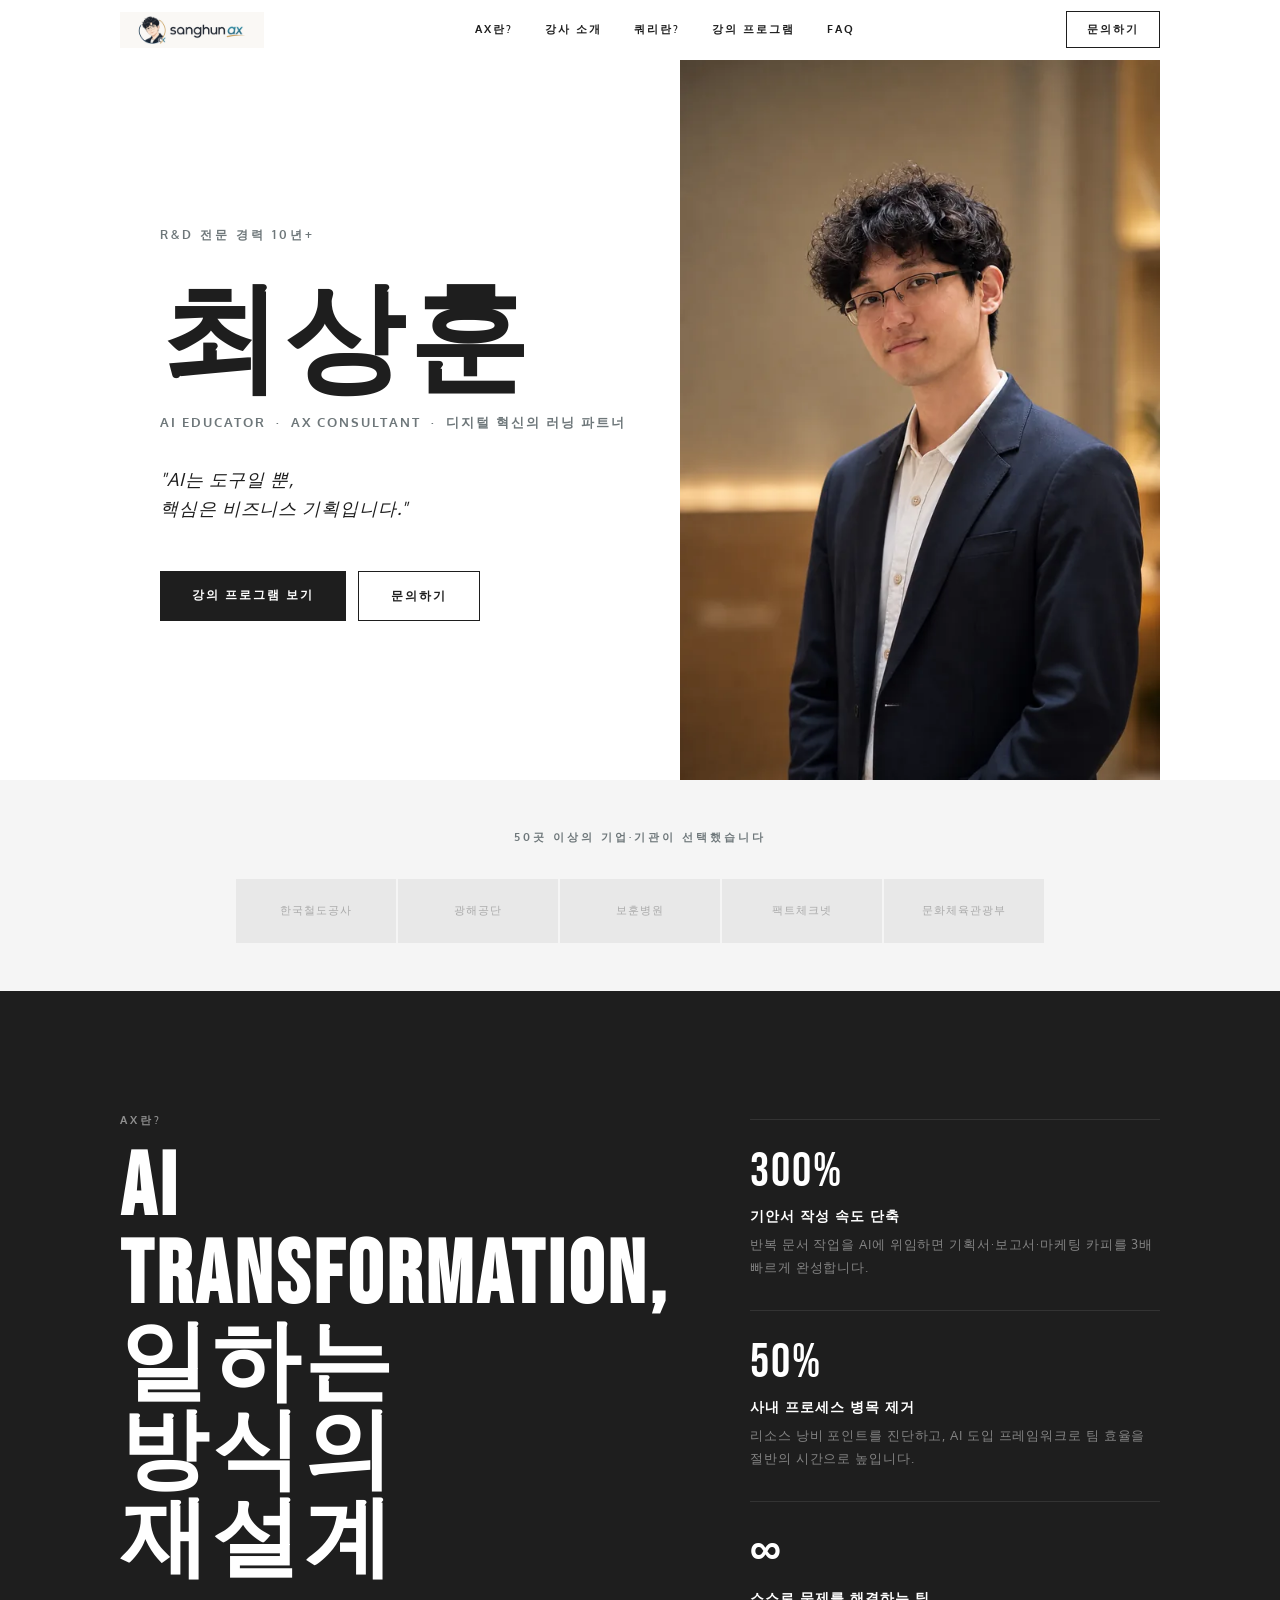
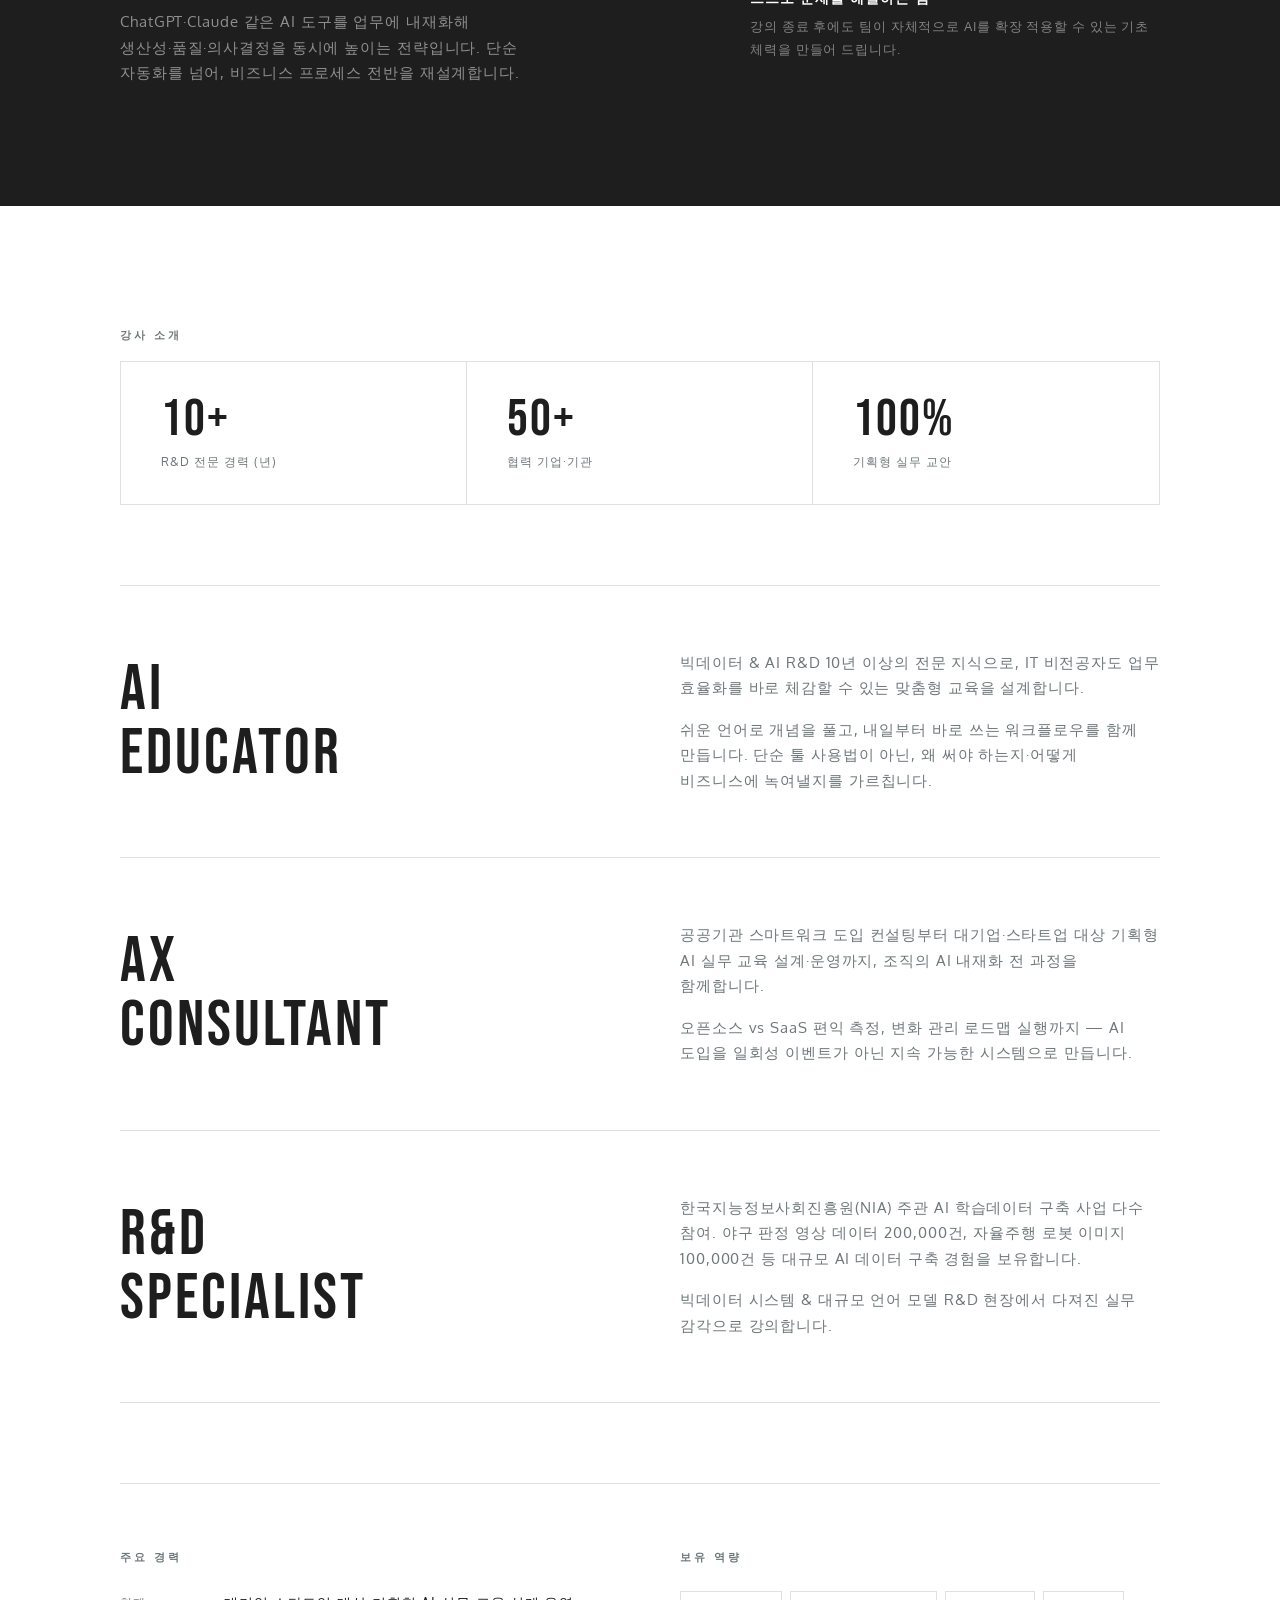
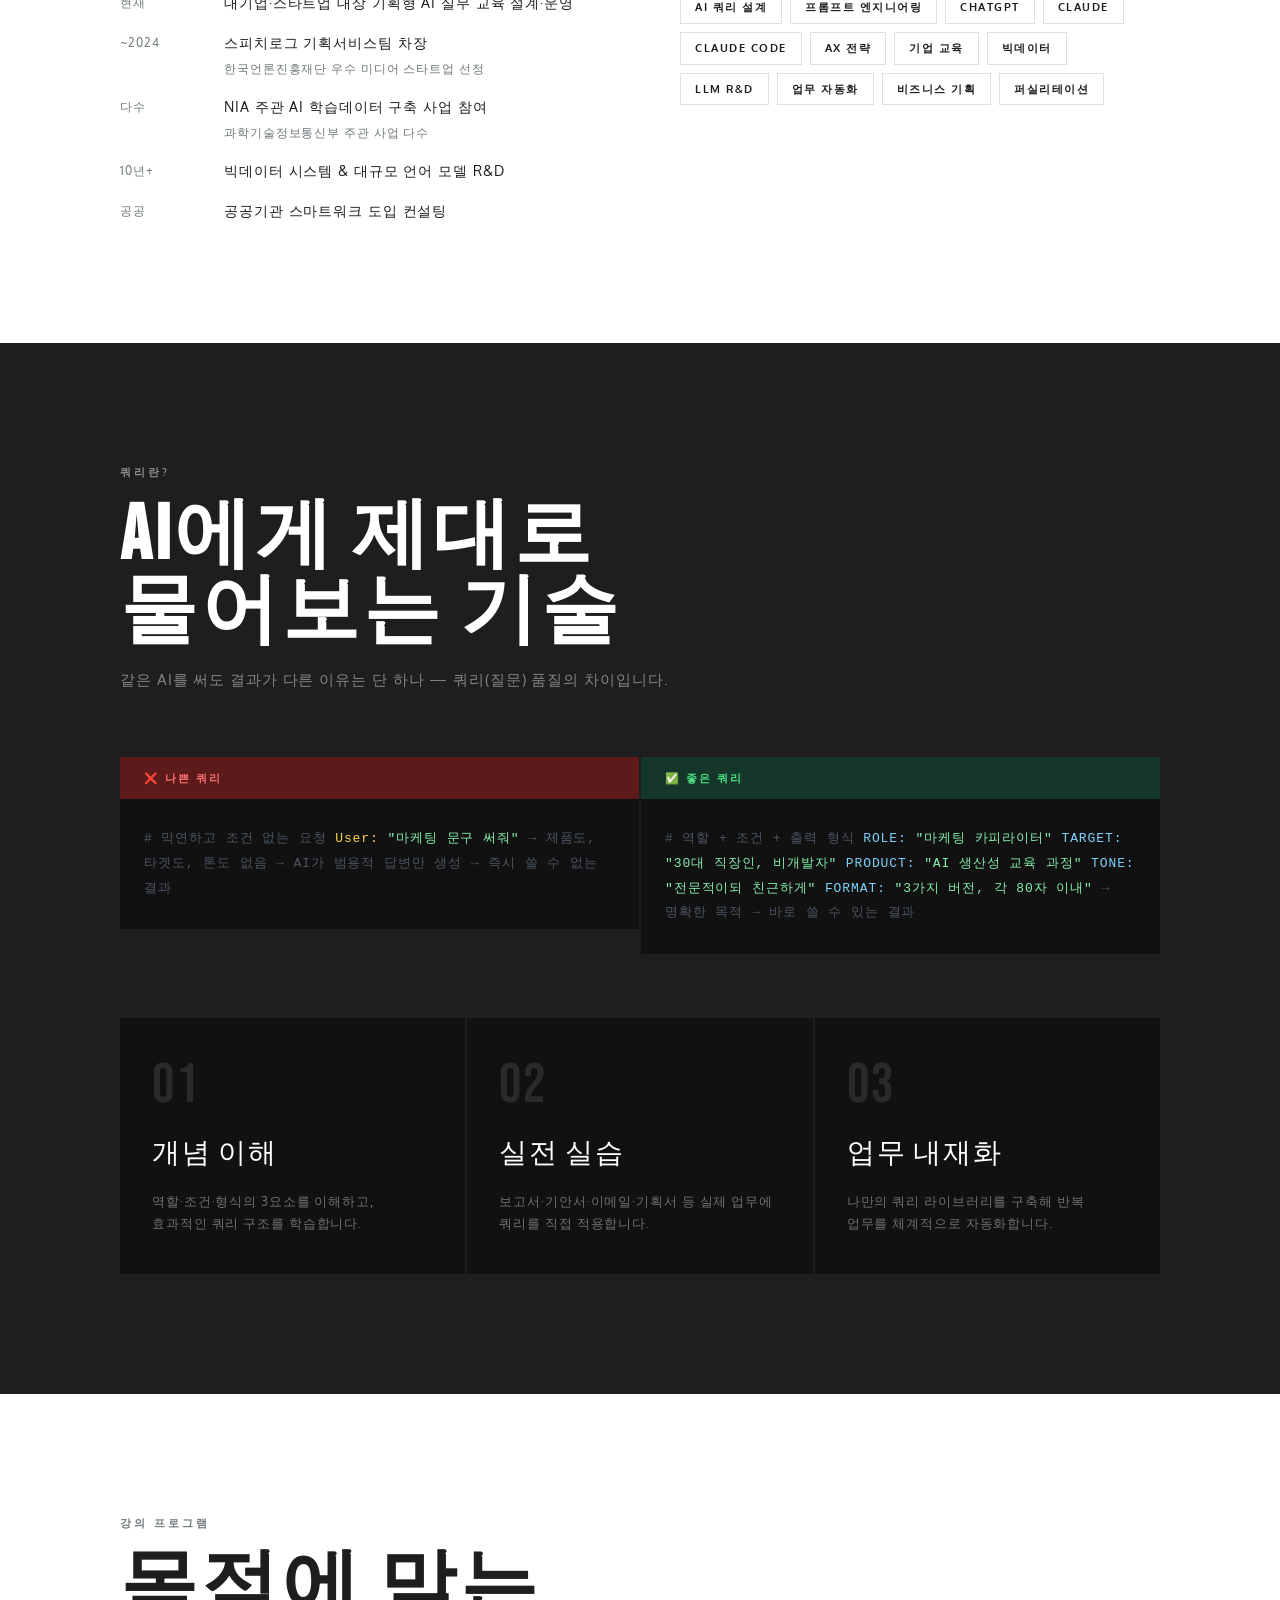
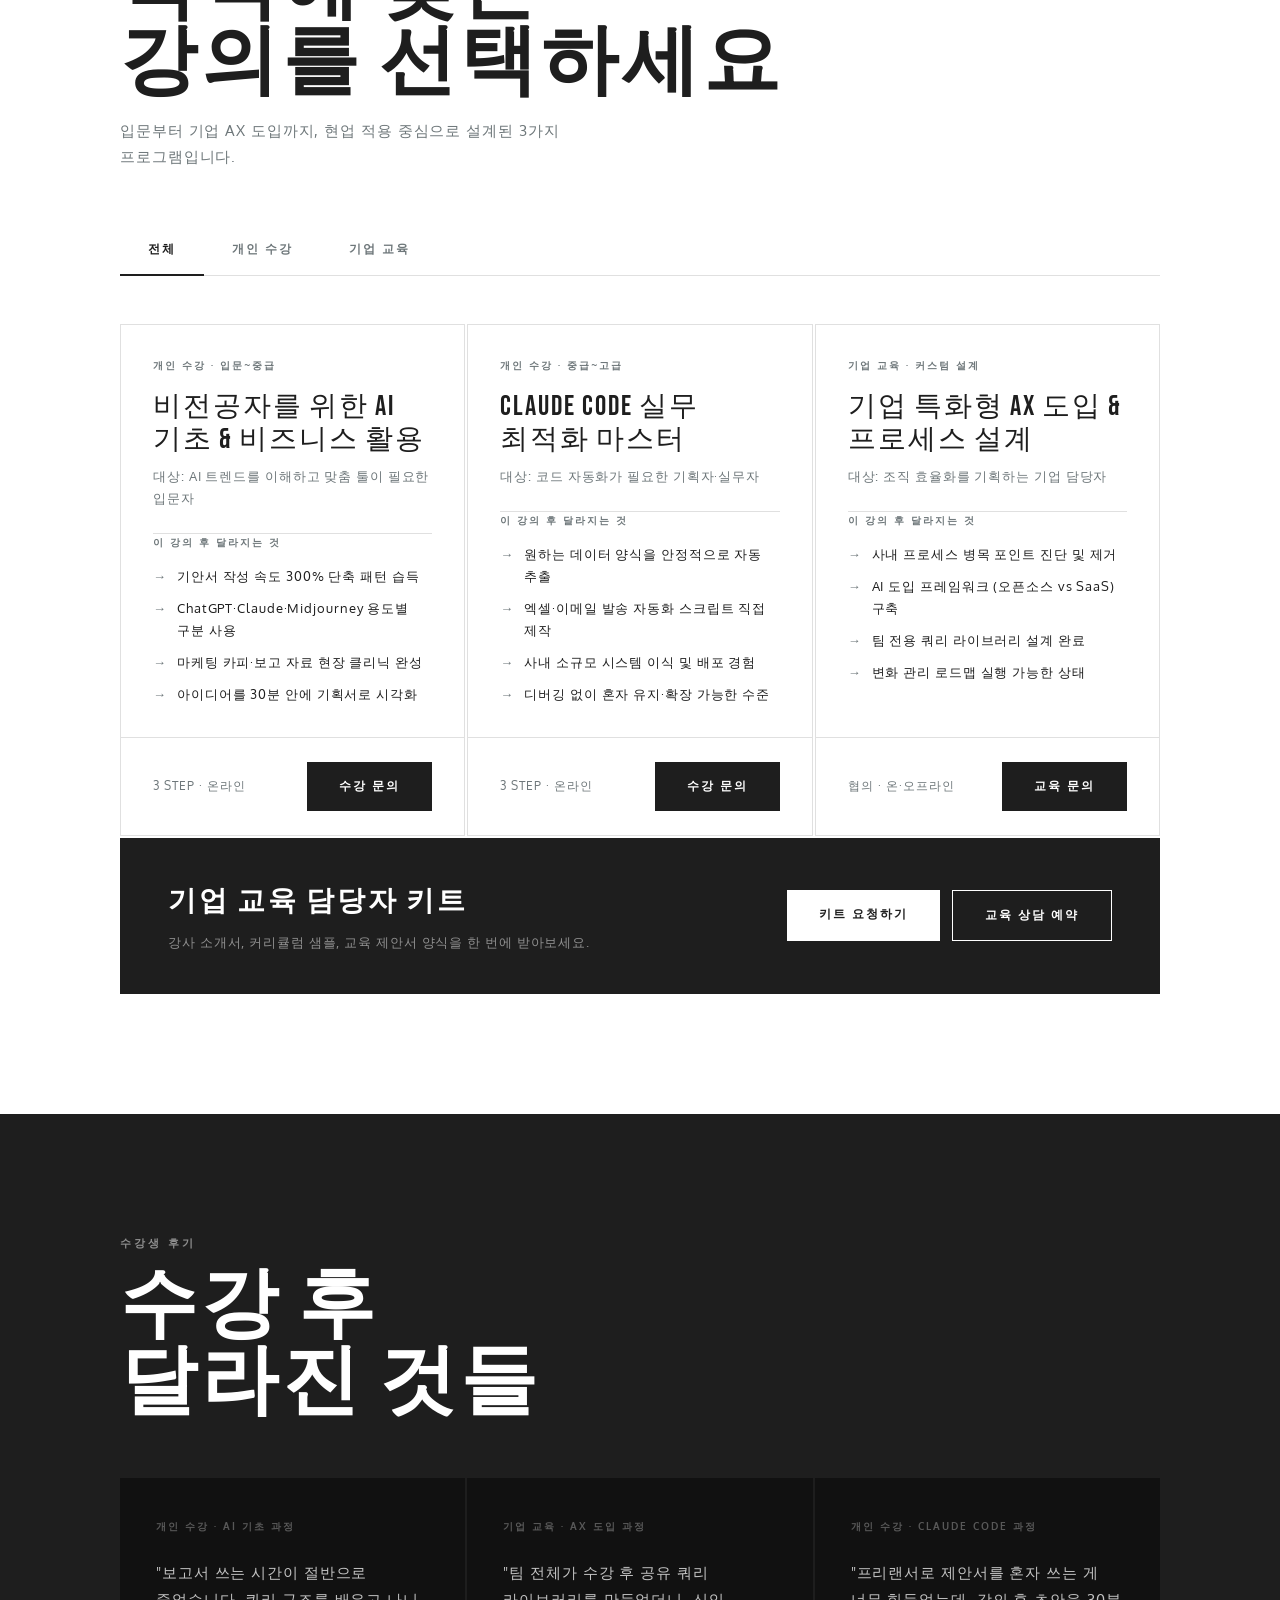
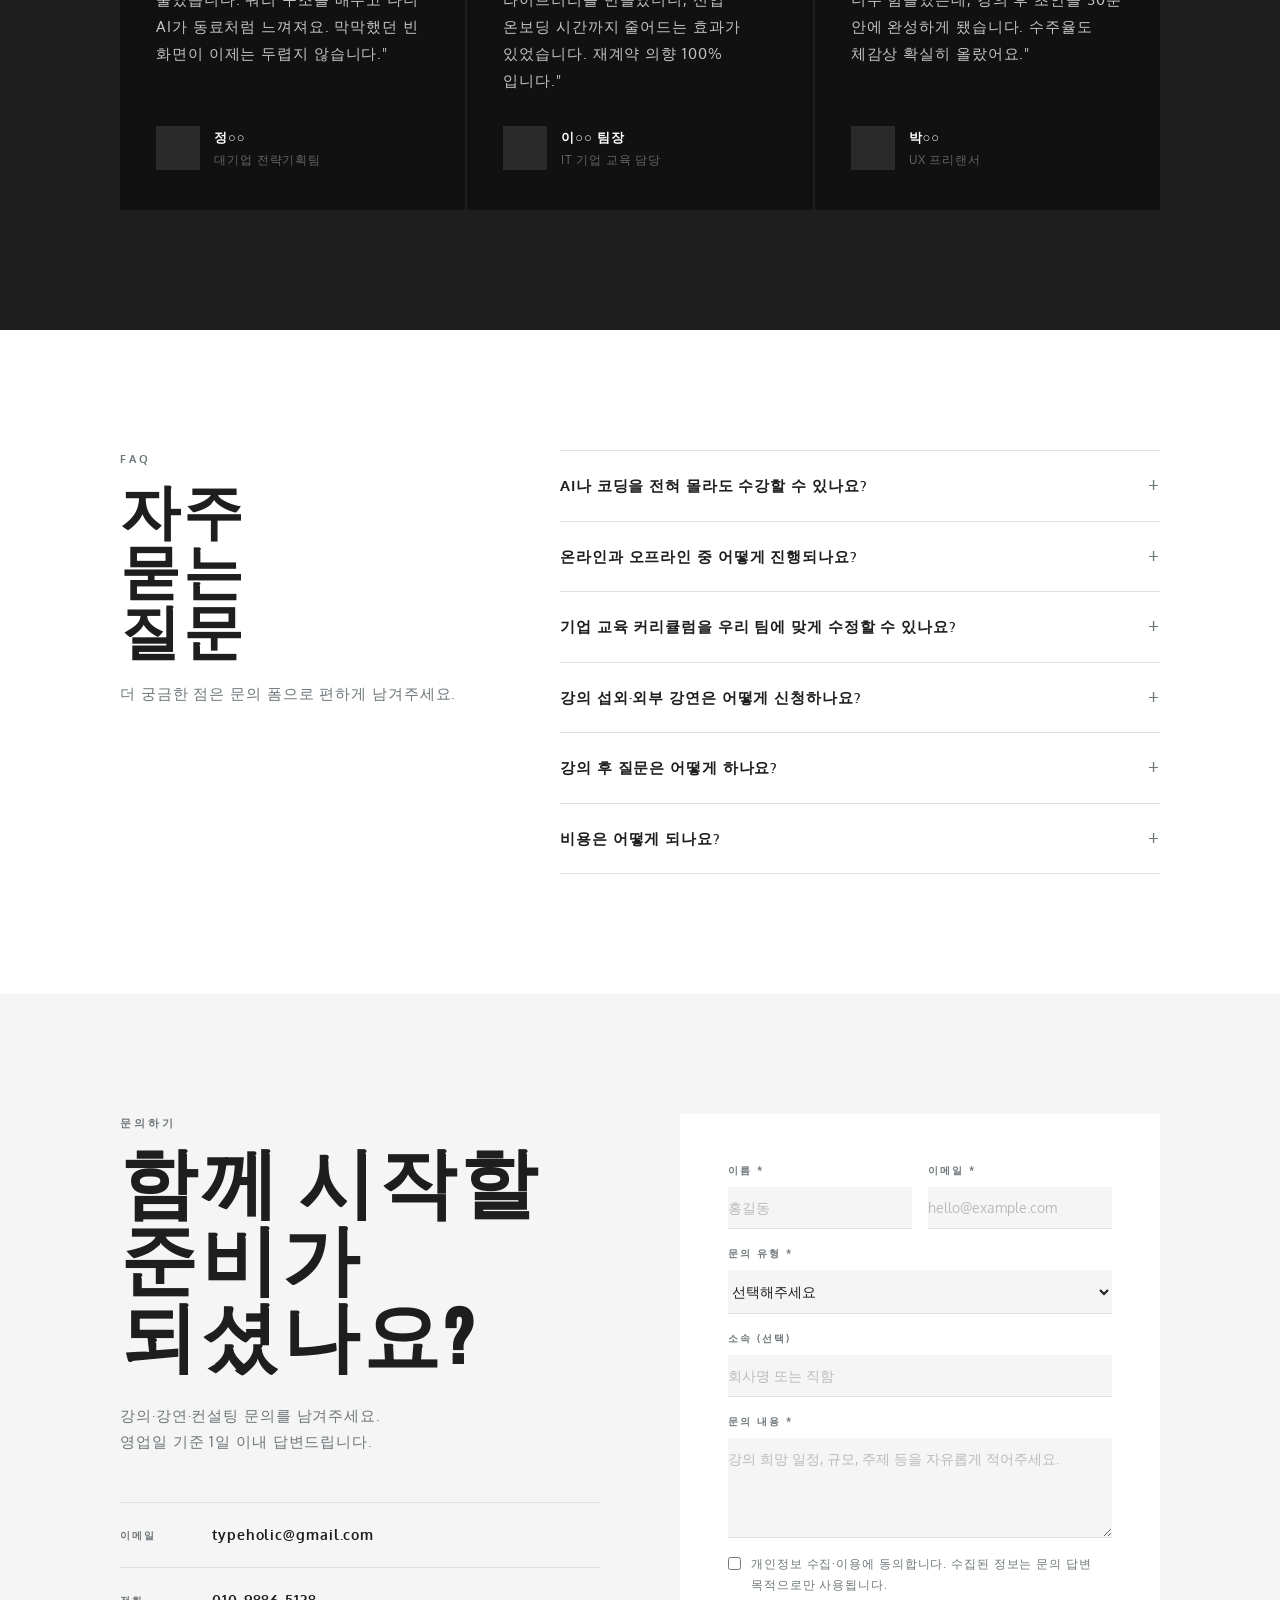
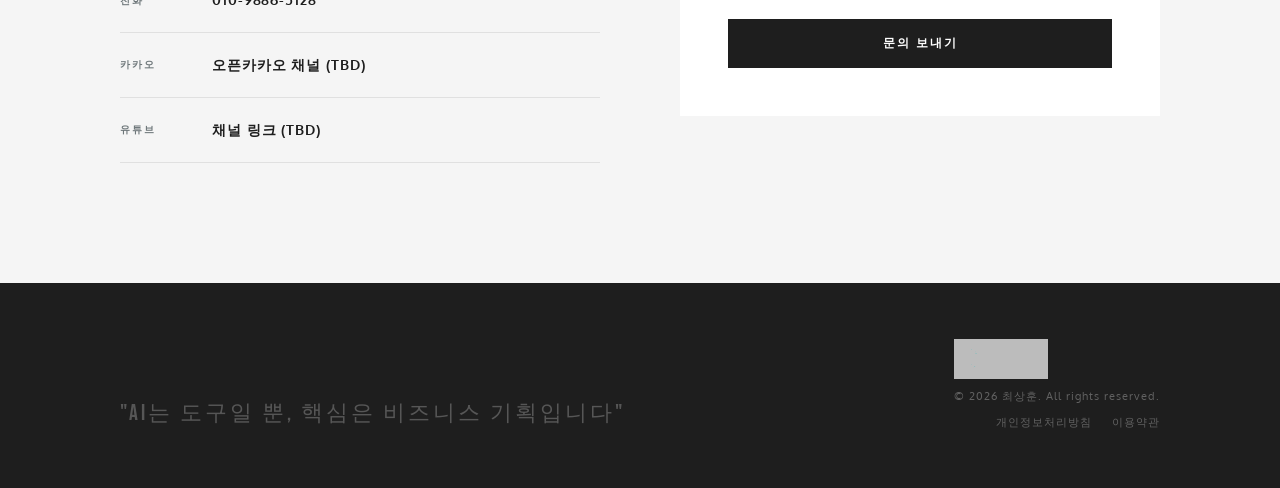
<file: PRD_test.html>
<!DOCTYPE html>
<html lang="ko">
<head>
  <meta charset="UTF-8" />
  <meta name="viewport" content="width=device-width, initial-scale=1.0" />
  <link rel="icon" type="image/png" href="assets/favicon.png" />
  <title>최상훈 — AI Educator & AX Consultant</title>
  <link rel="preconnect" href="https://fonts.googleapis.com" />
  <link rel="preconnect" href="https://fonts.gstatic.com" crossorigin />
  <link href="https://fonts.googleapis.com/css2?family=Bebas+Neue&family=Oxygen:wght@300;400;700&display=swap" rel="stylesheet" />
  <style>
    /* ─── Reset ─── */
    *, *::before, *::after { box-sizing: border-box; margin: 0; padding: 0; }
    html { scroll-behavior: smooth; }
    body { font-family: 'Oxygen', sans-serif; font-size: 15px; line-height: 1.7; letter-spacing: 0.9px; color: #6e777a; background: #fff; word-break: keep-all; overflow-wrap: break-word; }
    img  { max-width: 100%; display: block; }
    a    { color: inherit; text-decoration: none; }

    /* ─── Tokens ─── */
    :root {
      --black:      #1e1e1e;
      --white:      #ffffff;
      --gray-body:  #6e777a;
      --gray-light: #f5f5f5;
      --border:     #e0e0e0;
      --max-w:      1120px;
      --sec-pad:    120px 0;
    }

    /* ─── Utilities ─── */
    .wrap      { max-width: var(--max-w); margin: 0 auto; padding: 0 40px; }
    .bebas     { font-family: 'Bebas Neue', sans-serif; font-weight: 400; }
    .fade-up   { opacity: 0; transform: translateY(28px); transition: opacity .6s ease, transform .6s ease; }
    .fade-up.visible { opacity: 1; transform: none; }

    /* ─── Placeholder ─── */
    .ph {
      background: #e8e8e8;
      display: flex; align-items: center; justify-content: center;
      color: #aaa; font-size: 13px; letter-spacing: 1px;
    }
    .ph-dark {
      background: #2a2a2a;
      display: flex; align-items: center; justify-content: center;
      color: #555; font-size: 13px; letter-spacing: 1px;
    }

    /* ─── Buttons ─── */
    .btn {
      display: inline-block;
      font-family: 'Oxygen', sans-serif;
      font-size: 12px; font-weight: 700;
      letter-spacing: 2px; text-transform: uppercase;
      padding: 14px 32px;
      cursor: pointer; border: none;
    }
    .btn-dark  { background: var(--black); color: var(--white); }
    .btn-dark:hover { background: #333; }
    .btn-outline-dark { background: transparent; color: var(--black); border: 1.5px solid var(--black); }
    .btn-outline-dark:hover { background: var(--black); color: var(--white); }
    .btn-white { background: var(--white); color: var(--black); }
    .btn-white:hover { background: #eee; }
    .btn-outline-white { background: transparent; color: var(--white); border: 1.5px solid var(--white); }
    .btn-outline-white:hover { background: var(--white); color: var(--black); }

    /* ─── Section Labels ─── */
    .sec-label {
      font-family: 'Oxygen', sans-serif;
      font-size: 11px; font-weight: 700;
      letter-spacing: 3px; text-transform: uppercase;
      margin-bottom: 16px; display: block;
    }
    .sec-label-dark  { color: var(--gray-body); }
    .sec-label-light { color: rgba(255,255,255,0.5); }


    /* ════════════════════════════════════════
       nav-global
    ════════════════════════════════════════ */
    #nav-global {
      position: fixed; top: 0; left: 0; right: 0; z-index: 100;
      height: 60px;
      background: rgba(255,255,255,0);
      border-bottom: 1px solid transparent;
      transition: background .3s, border-color .3s;
    }
    #nav-global.scrolled {
      background: rgba(255,255,255,0.97);
      border-bottom-color: var(--border);
    }
    #nav-global .wrap {
      height: 100%; display: flex; align-items: center; justify-content: space-between;
    }
    .nav-logo {
      font-family: 'Bebas Neue', sans-serif;
      font-size: 22px; letter-spacing: 3px; color: var(--black);
    }
    .nav-links { display: flex; gap: 32px; }
    .nav-links a {
      font-size: 11px; font-weight: 700; letter-spacing: 2px;
      text-transform: uppercase; color: var(--black);
    }
    .nav-links a:hover { opacity: .5; }
    .nav-cta {
      font-family: 'Oxygen', sans-serif;
      font-size: 11px; font-weight: 700; letter-spacing: 2px;
      text-transform: uppercase; color: var(--black);
      border: 1.5px solid var(--black);
      padding: 8px 20px;
    }
    .nav-cta:hover { background: var(--black); color: var(--white); }
    /* 햄버거 (모바일) */
    .nav-hamburger { display: none; flex-direction: column; gap: 5px; cursor: pointer; }
    .nav-hamburger span { width: 24px; height: 2px; background: var(--black); display: block; }
    .nav-mobile-menu {
      display: none; position: fixed; inset: 60px 0 0 0;
      background: var(--white); z-index: 99;
      flex-direction: column; align-items: center; justify-content: center; gap: 32px;
    }
    .nav-mobile-menu.open { display: flex; }
    .nav-mobile-menu a {
      font-size: 13px; font-weight: 700; letter-spacing: 2px;
      text-transform: uppercase; color: var(--black);
    }


    /* ════════════════════════════════════════
       section-hero
    ════════════════════════════════════════ */
    #section-hero {
      background: var(--white);
    }
    .hero-inner {
      max-width: var(--max-w);
      margin: 0 auto;
      padding: 60px 40px 0;
      display: grid; grid-template-columns: 1fr 480px;
      overflow: hidden;
    }
    .hero-copy {
      display: flex; flex-direction: column; justify-content: center;
      padding: 40px 40px 40px 40px;
      max-width: 640px;
    }
    /* 순환 증거 문구 */
    .hero-rotating-wrap {
      height: 32px; overflow: hidden; margin-bottom: 32px;
    }
    .hero-rotating {
      font-family: 'Oxygen', sans-serif;
      font-size: 12px; font-weight: 700; letter-spacing: 3px;
      text-transform: uppercase; color: var(--gray-body);
      display: flex; flex-direction: column;
      transition: transform .5s cubic-bezier(.4,0,.2,1);
    }
    .hero-rotating span { height: 32px; line-height: 32px; flex-shrink: 0; }

    .hero-name {
      font-family: 'Bebas Neue', sans-serif;
      font-size: clamp(72px, 10vw, 120px);
      line-height: 1; letter-spacing: 4px;
      color: var(--black); margin-bottom: 8px;
    }
    .hero-role {
      font-size: 13px; font-weight: 700; letter-spacing: 2px;
      text-transform: uppercase; color: var(--gray-body);
      margin-bottom: 32px;
    }
    .hero-slogan {
      font-size: 18px; color: var(--black);
      line-height: 1.6; margin-bottom: 48px;
      max-width: 480px;
    }
    .hero-slogan em { font-style: italic; }
    .hero-actions  { display: flex; gap: 12px; flex-wrap: wrap; }
    /* 히어로 우측 사진 */
    .hero-photo {
      height: 100%;
    }


    /* ════════════════════════════════════════
       section-proof
    ════════════════════════════════════════ */
    #section-proof { background: var(--gray-light); padding: 48px 0; }
    .proof-label {
      text-align: center;
      font-size: 11px; font-weight: 700; letter-spacing: 3px;
      text-transform: uppercase; color: var(--gray-body);
      margin-bottom: 32px;
    }
    .proof-logos {
      display: flex; align-items: center;
      justify-content: center; flex-wrap: wrap; gap: 2px;
    }
    .proof-logo {
      width: 160px; height: 64px;
      font-size: 11px; letter-spacing: 1px;
    }


    /* ════════════════════════════════════════
       section-about-ax
    ════════════════════════════════════════ */
    #section-about-ax { background: var(--black); padding: var(--sec-pad); }
    .ax-inner { display: grid; grid-template-columns: 1fr 1fr; gap: 80px; align-items: start; }
    .ax-left .sec-title {
      font-family: 'Bebas Neue', sans-serif;
      font-size: clamp(56px, 7vw, 88px);
      letter-spacing: 4px; line-height: 1;
      color: var(--white); margin-bottom: 24px;
    }
    .ax-left p { color: rgba(255,255,255,.55); max-width: 440px; }
    .ax-results { display: flex; flex-direction: column; gap: 32px; padding-top: 8px; }
    .ax-result {
      border-top: 1px solid #333;
      padding-top: 28px;
    }
    .ax-result-num {
      font-family: 'Bebas Neue', sans-serif;
      font-size: 48px; letter-spacing: 2px;
      color: var(--white); line-height: 1; margin-bottom: 8px;
    }
    .ax-result h4 {
      font-size: 14px; font-weight: 700; letter-spacing: 1px;
      color: var(--white); margin-bottom: 6px;
    }
    .ax-result p { font-size: 13px; color: rgba(255,255,255,.45); }


    /* ════════════════════════════════════════
       section-instructor
    ════════════════════════════════════════ */
    #section-instructor { background: var(--white); padding: var(--sec-pad); }
    /* 수치 배너 */
    .instr-stats {
      display: grid; grid-template-columns: repeat(3, 1fr);
      border: 1px solid var(--border);
      margin-bottom: 80px;
    }
    .instr-stat {
      padding: 32px 40px;
      border-right: 1px solid var(--border);
    }
    .instr-stat:last-child { border-right: none; }
    .instr-stat .num {
      font-family: 'Bebas Neue', sans-serif;
      font-size: 52px; letter-spacing: 2px;
      color: var(--black); line-height: 1; margin-bottom: 6px;
    }
    .instr-stat .label { font-size: 12px; letter-spacing: 1px; }

    /* 역할별 블록 */
    .instr-roles { display: flex; flex-direction: column; gap: 0; }
    .instr-role {
      display: grid; grid-template-columns: 1fr 1fr;
      gap: 80px; align-items: center;
      padding: 64px 0;
      border-top: 1px solid var(--border);
    }
    .instr-role:last-child { border-bottom: 1px solid var(--border); }
    .instr-role-title {
      font-family: 'Bebas Neue', sans-serif;
      font-size: clamp(40px, 5vw, 64px);
      letter-spacing: 3px; color: var(--black); line-height: 1;
    }
    .instr-role-body p { margin-bottom: 16px; }
    .instr-role-body p:last-child { margin-bottom: 0; }

    /* 경력 + 태그 */
    .instr-bottom {
      display: grid; grid-template-columns: 1fr 1fr;
      gap: 80px; margin-top: 80px;
      padding-top: 64px; border-top: 1px solid var(--border);
    }
    .instr-career h4 {
      font-size: 11px; font-weight: 700; letter-spacing: 3px;
      text-transform: uppercase; color: var(--gray-body);
      margin-bottom: 24px;
    }
    .career-list { display: flex; flex-direction: column; gap: 16px; }
    .career-item { display: flex; gap: 24px; }
    .career-year { font-size: 12px; color: var(--gray-body); min-width: 80px; padding-top: 2px; }
    .career-desc { font-size: 14px; color: var(--black); }
    .career-award { font-size: 12px; color: var(--gray-body); margin-top: 4px; }

    .instr-skills h4 {
      font-size: 11px; font-weight: 700; letter-spacing: 3px;
      text-transform: uppercase; color: var(--gray-body);
      margin-bottom: 24px;
    }
    .skill-tags { display: flex; flex-wrap: wrap; gap: 8px; }
    .skill-tag {
      font-size: 11px; font-weight: 700; letter-spacing: 1.5px;
      text-transform: uppercase; color: var(--black);
      border: 1px solid var(--border); padding: 6px 14px;
    }


    /* ════════════════════════════════════════
       section-query-intro
    ════════════════════════════════════════ */
    #section-query-intro { background: var(--black); padding: var(--sec-pad); }
    .query-header { margin-bottom: 64px; }
    .query-title {
      font-family: 'Bebas Neue', sans-serif;
      font-size: clamp(48px, 6vw, 80px);
      letter-spacing: 4px; color: var(--white); line-height: 1;
      margin-bottom: 16px;
    }
    .query-subtitle { color: rgba(255,255,255,.45); max-width: 560px; }
    /* 비교 코드 블록 */
    .query-compare { display: grid; grid-template-columns: 1fr 1fr; gap: 2px; margin-bottom: 64px; }
    .query-block {}
    .query-block-label {
      font-size: 11px; font-weight: 700; letter-spacing: 2px;
      text-transform: uppercase; padding: 12px 24px;
    }
    .query-block.bad  .query-block-label { background: #5c1a1a; color: #f87171; }
    .query-block.good .query-block-label { background: #14372a; color: #4ade80; }
    .query-code {
      background: #111; padding: 28px 24px;
      font-family: 'JetBrains Mono', 'Courier New', monospace;
      font-size: 13px; line-height: 1.9; color: #aaa;
    }
    .query-code .kw  { color: #7dd3fc; }
    .query-code .str { color: #86efac; }
    .query-code .cm  { color: #4b5563; }
    .query-code .hl  { color: #fcd34d; }
    /* 3단계 */
    .query-steps { display: grid; grid-template-columns: repeat(3, 1fr); gap: 2px; }
    .query-step { background: #111; padding: 40px 32px; }
    .step-num {
      font-family: 'Bebas Neue', sans-serif;
      font-size: 56px; letter-spacing: 2px;
      color: #2a2a2a; line-height: 1; margin-bottom: 16px;
    }
    .step-title {
      font-family: 'Bebas Neue', sans-serif;
      font-size: 28px; letter-spacing: 2px;
      color: var(--white); margin-bottom: 12px;
    }
    .step-desc { font-size: 13px; color: rgba(255,255,255,.4); line-height: 1.7; }


    /* ════════════════════════════════════════
       section-programs
    ════════════════════════════════════════ */
    #section-programs { background: var(--white); padding: var(--sec-pad); }
    .prog-header { margin-bottom: 56px; }
    .prog-title {
      font-family: 'Bebas Neue', sans-serif;
      font-size: clamp(48px, 6vw, 80px);
      letter-spacing: 4px; color: var(--black); line-height: 1;
      margin-bottom: 16px;
    }
    .prog-desc { max-width: 480px; }
    /* 탭 */
    .prog-tabs { display: flex; gap: 0; margin-bottom: 48px; border-bottom: 1px solid var(--border); }
    .prog-tab {
      font-size: 12px; font-weight: 700; letter-spacing: 2px;
      text-transform: uppercase; color: var(--gray-body);
      padding: 14px 28px; cursor: pointer;
      border-bottom: 2px solid transparent; margin-bottom: -1px;
    }
    .prog-tab.active { color: var(--black); border-bottom-color: var(--black); }
    .prog-panel { display: none; }
    .prog-panel.active { display: grid; grid-template-columns: repeat(3, 1fr); gap: 2px; }
    /* 프로그램 카드 */
    .prog-card { border: 1px solid var(--border); display: flex; flex-direction: column; }
    .prog-card-head { padding: 32px 32px 0; }
    .prog-card-type {
      font-size: 10px; font-weight: 700; letter-spacing: 2px;
      text-transform: uppercase; color: var(--gray-body); margin-bottom: 16px;
    }
    .prog-card-name {
      font-family: 'Bebas Neue', sans-serif;
      font-size: 28px; letter-spacing: 2px;
      color: var(--black); line-height: 1.2; margin-bottom: 8px;
    }
    .prog-card-target { font-size: 13px; color: var(--gray-body); }
    .prog-card-divider { height: 1px; background: var(--border); margin: 24px 0; }
    .prog-card-results { padding: 0 32px; flex: 1; }
    .prog-card-results h5 {
      font-size: 10px; font-weight: 700; letter-spacing: 2px;
      text-transform: uppercase; color: var(--gray-body); margin-bottom: 14px;
    }
    .prog-card-results ul { list-style: none; display: flex; flex-direction: column; gap: 10px; }
    .prog-card-results li {
      font-size: 13px; color: var(--black);
      display: flex; gap: 10px;
    }
    .prog-card-results li::before { content: "→"; color: var(--gray-body); flex-shrink: 0; }
    .prog-card-footer {
      padding: 24px 32px; margin-top: 32px;
      border-top: 1px solid var(--border);
      display: flex; justify-content: space-between; align-items: center;
    }
    .prog-card-duration { font-size: 12px; color: var(--gray-body); letter-spacing: 1px; }

    /* 기업 담당자 키트 */
    .corp-kit {
      margin-top: 2px;
      background: var(--black); padding: 40px 48px;
      display: flex; align-items: center; justify-content: space-between; gap: 32px;
    }
    .corp-kit-text h4 {
      font-family: 'Bebas Neue', sans-serif;
      font-size: 28px; letter-spacing: 3px;
      color: var(--white); margin-bottom: 6px;
    }
    .corp-kit-text p { font-size: 13px; color: rgba(255,255,255,.5); }
    .corp-kit-actions { display: flex; gap: 12px; flex-shrink: 0; }


    /* ════════════════════════════════════════
       section-testimonials
    ════════════════════════════════════════ */
    #section-testimonials { background: var(--black); padding: var(--sec-pad); }
    .testi-header { margin-bottom: 56px; }
    .testi-title {
      font-family: 'Bebas Neue', sans-serif;
      font-size: clamp(48px, 6vw, 80px);
      letter-spacing: 4px; color: var(--white); line-height: 1;
      margin-bottom: 16px;
    }
    .testi-grid { display: grid; grid-template-columns: repeat(3, 1fr); gap: 2px; }
    .testi-card { background: #111; padding: 40px 36px; display: flex; flex-direction: column; }
    .testi-type {
      font-size: 10px; font-weight: 700; letter-spacing: 2px;
      text-transform: uppercase; color: rgba(255,255,255,.3);
      margin-bottom: 24px;
    }
    .testi-body {
      font-size: 15px; color: rgba(255,255,255,.75);
      line-height: 1.8; flex: 1; margin-bottom: 32px;
    }
    .testi-author { display: flex; gap: 14px; align-items: center; }
    .testi-avatar { width: 44px; height: 44px; background: #2a2a2a; flex-shrink: 0; }
    .testi-name  { font-size: 13px; font-weight: 700; color: var(--white); }
    .testi-info  { font-size: 12px; color: rgba(255,255,255,.35); margin-top: 2px; }


    /* ════════════════════════════════════════
       section-faq
    ════════════════════════════════════════ */
    #section-faq { background: var(--white); padding: var(--sec-pad); }
    .faq-layout { display: grid; grid-template-columns: 360px 1fr; gap: 80px; align-items: start; }
    .faq-sidebar-title {
      font-family: 'Bebas Neue', sans-serif;
      font-size: clamp(40px, 5vw, 60px);
      letter-spacing: 3px; color: var(--black); line-height: 1;
      margin-bottom: 16px;
    }
    .faq-sidebar p { color: var(--gray-body); }
    .faq-list { display: flex; flex-direction: column; }
    .faq-item { border-top: 1px solid var(--border); }
    .faq-item:last-child { border-bottom: 1px solid var(--border); }
    .faq-q {
      display: flex; justify-content: space-between; align-items: flex-start;
      padding: 22px 0; cursor: pointer; gap: 16px;
    }
    .faq-q span { font-size: 15px; color: var(--black); font-weight: 700; }
    .faq-toggle { font-size: 20px; color: var(--gray-body); flex-shrink: 0; line-height: 1; transition: transform .3s; }
    .faq-item.open .faq-toggle { transform: rotate(45deg); }
    .faq-a {
      font-size: 14px; color: var(--gray-body); line-height: 1.8;
      max-height: 0; overflow: hidden; transition: max-height .4s ease, padding .3s;
    }
    .faq-item.open .faq-a { max-height: 300px; padding-bottom: 22px; }


    /* ════════════════════════════════════════
       section-contact
    ════════════════════════════════════════ */
    #section-contact { background: var(--gray-light); padding: var(--sec-pad); }
    .contact-grid { display: grid; grid-template-columns: 1fr 1fr; gap: 80px; align-items: start; }
    .contact-cta {
      font-family: 'Bebas Neue', sans-serif;
      font-size: clamp(48px, 6vw, 80px);
      letter-spacing: 4px; color: var(--black); line-height: 1;
      margin-bottom: 24px;
    }
    .contact-desc { color: var(--gray-body); margin-bottom: 48px; }
    .contact-links { display: flex; flex-direction: column; gap: 0; }
    .contact-link {
      display: flex; gap: 20px; align-items: center;
      padding: 20px 0; border-top: 1px solid var(--border);
    }
    .contact-link:last-child { border-bottom: 1px solid var(--border); }
    .contact-link-label {
      font-size: 10px; font-weight: 700; letter-spacing: 2px;
      text-transform: uppercase; color: var(--gray-body); min-width: 72px;
    }
    .contact-link-value { font-size: 14px; color: var(--black); font-weight: 700; }
    /* 폼 */
    .contact-form { background: var(--white); padding: 48px; }
    .form-row  { display: grid; grid-template-columns: 1fr 1fr; gap: 16px; }
    .form-group { display: flex; flex-direction: column; gap: 8px; margin-bottom: 16px; }
    .form-group label {
      font-size: 10px; font-weight: 700; letter-spacing: 2px;
      text-transform: uppercase; color: var(--gray-body);
    }
    .form-group input,
    .form-group select,
    .form-group textarea {
      font-family: 'Oxygen', sans-serif; font-size: 14px;
      color: var(--black); background: var(--gray-light);
      border: none; border-bottom: 1.5px solid var(--border);
      padding: 12px 0; outline: none;
      transition: border-color .2s;
    }
    .form-group input:focus,
    .form-group select:focus,
    .form-group textarea:focus { border-bottom-color: var(--black); }
    .form-group input::placeholder,
    .form-group textarea::placeholder { color: #bbb; }
    .form-group select { cursor: pointer; }
    .form-group textarea { resize: vertical; min-height: 100px; }
    .form-privacy {
      display: flex; gap: 10px; align-items: flex-start;
      margin-bottom: 24px; font-size: 12px; color: var(--gray-body);
    }
    .form-privacy input { margin-top: 3px; accent-color: var(--black); flex-shrink: 0; }
    .form-submit {
      width: 100%; padding: 16px;
      background: var(--black); color: var(--white);
      font-family: 'Oxygen', sans-serif;
      font-size: 12px; font-weight: 700; letter-spacing: 2px;
      text-transform: uppercase; border: none; cursor: pointer;
    }
    .form-submit:hover { background: #333; }


    /* ════════════════════════════════════════
       footer-global
    ════════════════════════════════════════ */
    #footer-global { background: var(--black); padding: 56px 0; }
    #footer-global .wrap {
      display: flex; justify-content: space-between;
      align-items: flex-end; flex-wrap: wrap; gap: 24px;
    }
    .footer-slogan {
      font-family: 'Bebas Neue', sans-serif;
      font-size: 22px; letter-spacing: 3px;
      color: rgba(255,255,255,.25);
    }
    .footer-right { text-align: right; }
    .footer-logo {
      font-family: 'Bebas Neue', sans-serif;
      font-size: 18px; letter-spacing: 3px;
      color: var(--white); margin-bottom: 8px;
    }
    .footer-copy { font-size: 11px; color: rgba(255,255,255,.3); letter-spacing: 1px; }
    .footer-links { display: flex; gap: 20px; margin-top: 8px; justify-content: flex-end; }
    .footer-links a { font-size: 11px; color: rgba(255,255,255,.3); letter-spacing: 1px; }
    .footer-links a:hover { color: rgba(255,255,255,.6); }


    /* ─── Responsive ─── */
    @media (max-width: 900px) {
      .hero-inner   { grid-template-columns: 1fr; padding: 60px 24px 0; }
      .hero-photo   { display: none; }
      .hero-copy    { padding: 40px 0; }
      .proof-logo   { width: calc(50% - 1px); }
      .ax-inner     { grid-template-columns: 1fr; gap: 48px; }
      .instr-stats  { grid-template-columns: 1fr; }
      .instr-stat   { border-right: none; border-bottom: 1px solid var(--border); }
      .instr-role   { grid-template-columns: 1fr; gap: 24px; }
      .instr-bottom { grid-template-columns: 1fr; gap: 48px; }
      .query-compare{ grid-template-columns: 1fr; }
      .query-steps  { grid-template-columns: 1fr; }
      .prog-panel.active { grid-template-columns: 1fr; }
      .testi-grid   { grid-template-columns: 1fr; }
      .faq-layout   { grid-template-columns: 1fr; gap: 40px; }
      .contact-grid { grid-template-columns: 1fr; gap: 48px; }
      .contact-form { padding: 32px 24px; }
      .form-row     { grid-template-columns: 1fr; }
      .corp-kit     { flex-direction: column; align-items: flex-start; }
      .nav-links    { display: none; }
      .nav-hamburger{ display: flex; }
      .nav-cta      { display: none; }
    }
  </style>
</head>
<body>

  <!-- ══════════════════════════════════════
       nav-global
  ══════════════════════════════════════ -->
  <nav id="nav-global">
    <div class="wrap">
      <a href="#section-hero" class="nav-logo">
        <img src="assets/sanghun-ax-logo-header.webp" alt="sanghun ax" style="height:36px; width:auto; display:block;" />
      </a>
      <div class="nav-links">
        <a href="#section-about-ax">AX란?</a>
        <a href="#section-instructor">강사 소개</a>
        <a href="#section-query-intro">쿼리란?</a>
        <a href="#section-programs">강의 프로그램</a>
        <a href="#section-faq">FAQ</a>
      </div>
      <a href="#section-contact" class="nav-cta">문의하기</a>
      <div class="nav-hamburger" id="hamburger">
        <span></span><span></span><span></span>
      </div>
    </div>
  </nav>

  <!-- 모바일 메뉴 -->
  <div class="nav-mobile-menu" id="mobileMenu">
    <a href="#section-about-ax"     onclick="closeMobile()">AX란?</a>
    <a href="#section-instructor"   onclick="closeMobile()">강사 소개</a>
    <a href="#section-query-intro"  onclick="closeMobile()">쿼리란?</a>
    <a href="#section-programs"     onclick="closeMobile()">강의 프로그램</a>
    <a href="#section-faq"          onclick="closeMobile()">FAQ</a>
    <a href="#section-contact"      onclick="closeMobile()">문의하기</a>
  </div>


  <!-- ══════════════════════════════════════
       section-hero
       순환 증거 문구 + 강사 이름 + 태그라인 + CTA
  ══════════════════════════════════════ -->
  <section id="section-hero">
    <div class="hero-inner">
    <div class="hero-copy">
      <!-- 순환 증거 문구 -->
      <div class="hero-rotating-wrap">
        <div class="hero-rotating" id="rotatingText">
          <span>R&D 전문 경력 10년+</span>
          <span>기업·기관 50곳 이상과 함께</span>
          <span>기획 기반 AI 실전 교육</span>
        </div>
      </div>

      <h1 class="hero-name">최상훈</h1>
      <div class="hero-role">AI Educator&nbsp;&nbsp;·&nbsp;&nbsp;AX Consultant&nbsp;&nbsp;·&nbsp;&nbsp;디지털 혁신의 러닝 파트너</div>
      <p class="hero-slogan">
        <em>"AI는 도구일 뿐,<br />핵심은 비즈니스 기획입니다."</em>
      </p>
      <div class="hero-actions">
        <a href="#section-programs" class="btn btn-dark">강의 프로그램 보기</a>
        <a href="#section-contact" class="btn btn-outline-dark">문의하기</a>
      </div>
    </div>

    <img src="assets/choi-instructor-profile.webp" alt="최상훈 강사" class="hero-photo" style="object-fit:cover; object-position:center 10%; width:100%; height:100%;" />
    </div>
  </section>


  <!-- ══════════════════════════════════════
       section-proof
       협력 기관 로고 스트립
  ══════════════════════════════════════ -->
  <section id="section-proof">
    <div class="wrap">
      <p class="proof-label">50곳 이상의 기업·기관이 선택했습니다</p>
      <div class="proof-logos">
        <div class="proof-logo ph">한국철도공사</div>
        <div class="proof-logo ph">광해공단</div>
        <div class="proof-logo ph">보훈병원</div>
        <div class="proof-logo ph">팩트체크넷</div>
        <div class="proof-logo ph">문화체육관광부</div>
      </div>
    </div>
  </section>


  <!-- ══════════════════════════════════════
       section-about-ax
       AX 개념 + 결과 중심 3가지 수혜
  ══════════════════════════════════════ -->
  <section id="section-about-ax">
    <div class="wrap">
      <div class="ax-inner fade-up">
        <div class="ax-left">
          <span class="sec-label sec-label-light">AX란?</span>
          <h2 class="sec-title ax-left" style="font-family:'Bebas Neue',sans-serif; font-size:clamp(56px,7vw,88px); letter-spacing:4px; line-height:1; color:#fff; margin-bottom:24px;">AI Transformation,<br />일하는 방식의<br />재설계</h2>
          <p style="color:rgba(255,255,255,.5); max-width:400px;">
            ChatGPT·Claude 같은 AI 도구를 업무에 내재화해 생산성·품질·의사결정을 동시에 높이는 전략입니다. 단순 자동화를 넘어, 비즈니스 프로세스 전반을 재설계합니다.
          </p>
        </div>
        <div class="ax-results">
          <div class="ax-result">
            <div class="ax-result-num">300%</div>
            <h4>기안서 작성 속도 단축</h4>
            <p>반복 문서 작업을 AI에 위임하면 기획서·보고서·마케팅 카피를 3배 빠르게 완성합니다.</p>
          </div>
          <div class="ax-result">
            <div class="ax-result-num">50%</div>
            <h4>사내 프로세스 병목 제거</h4>
            <p>리소스 낭비 포인트를 진단하고, AI 도입 프레임워크로 팀 효율을 절반의 시간으로 높입니다.</p>
          </div>
          <div class="ax-result">
            <div class="ax-result-num">∞</div>
            <h4>스스로 문제를 해결하는 팀</h4>
            <p>강의 종료 후에도 팀이 자체적으로 AI를 확장 적용할 수 있는 기초 체력을 만들어 드립니다.</p>
          </div>
        </div>
      </div>
    </div>
  </section>


  <!-- ══════════════════════════════════════
       section-instructor
       역할별 H1 + 경력 + 역량
  ══════════════════════════════════════ -->
  <section id="section-instructor">
    <div class="wrap">
      <span class="sec-label sec-label-dark">강사 소개</span>

      <!-- 수치 배너 -->
      <div class="instr-stats fade-up">
        <div class="instr-stat">
          <div class="num">10+</div>
          <div class="label">R&D 전문 경력 (년)</div>
        </div>
        <div class="instr-stat">
          <div class="num">50+</div>
          <div class="label">협력 기업·기관</div>
        </div>
        <div class="instr-stat">
          <div class="num">100%</div>
          <div class="label">기획형 실무 교안</div>
        </div>
      </div>

      <!-- 역할별 블록 -->
      <div class="instr-roles">

        <div class="instr-role fade-up">
          <div class="instr-role-title">AI<br />EDUCATOR</div>
          <div class="instr-role-body">
            <p>
              빅데이터 & AI R&D 10년 이상의 전문 지식으로, IT 비전공자도 업무 효율화를 바로 체감할 수 있는 맞춤형 교육을 설계합니다.
            </p>
            <p>
              쉬운 언어로 개념을 풀고, 내일부터 바로 쓰는 워크플로우를 함께 만듭니다. 단순 툴 사용법이 아닌, 왜 써야 하는지·어떻게 비즈니스에 녹여낼지를 가르칩니다.
            </p>
          </div>
        </div>

        <div class="instr-role fade-up">
          <div class="instr-role-title">AX<br />CONSULTANT</div>
          <div class="instr-role-body">
            <p>
              공공기관 스마트워크 도입 컨설팅부터 대기업·스타트업 대상 기획형 AI 실무 교육 설계·운영까지, 조직의 AI 내재화 전 과정을 함께합니다.
            </p>
            <p>
              오픈소스 vs SaaS 편익 측정, 변화 관리 로드맵 실행까지 — AI 도입을 일회성 이벤트가 아닌 지속 가능한 시스템으로 만듭니다.
            </p>
          </div>
        </div>

        <div class="instr-role fade-up">
          <div class="instr-role-title">R&D<br />SPECIALIST</div>
          <div class="instr-role-body">
            <p>
              한국지능정보사회진흥원(NIA) 주관 AI 학습데이터 구축 사업 다수 참여. 야구 판정 영상 데이터 200,000건, 자율주행 로봇 이미지 100,000건 등 대규모 AI 데이터 구축 경험을 보유합니다.
            </p>
            <p>
              빅데이터 시스템 & 대규모 언어 모델 R&D 현장에서 다져진 실무 감각으로 강의합니다.
            </p>
          </div>
        </div>

      </div>

      <!-- 경력 + 태그 -->
      <div class="instr-bottom fade-up">
        <div class="instr-career">
          <h4>주요 경력</h4>
          <div class="career-list">
            <div class="career-item">
              <div class="career-year">현재</div>
              <div>
                <div class="career-desc">대기업·스타트업 대상 기획형 AI 실무 교육 설계·운영</div>
              </div>
            </div>
            <div class="career-item">
              <div class="career-year">~2024</div>
              <div>
                <div class="career-desc">스피치로그 기획서비스팀 차장</div>
                <div class="career-award">한국언론진흥재단 우수 미디어 스타트업 선정</div>
              </div>
            </div>
            <div class="career-item">
              <div class="career-year">다수</div>
              <div>
                <div class="career-desc">NIA 주관 AI 학습데이터 구축 사업 참여</div>
                <div class="career-award">과학기술정보통신부 주관 사업 다수</div>
              </div>
            </div>
            <div class="career-item">
              <div class="career-year">10년+</div>
              <div>
                <div class="career-desc">빅데이터 시스템 & 대규모 언어 모델 R&D</div>
              </div>
            </div>
            <div class="career-item">
              <div class="career-year">공공</div>
              <div>
                <div class="career-desc">공공기관 스마트워크 도입 컨설팅</div>
              </div>
            </div>
          </div>
        </div>
        <div class="instr-skills">
          <h4>보유 역량</h4>
          <div class="skill-tags">
            <span class="skill-tag">AI 쿼리 설계</span>
            <span class="skill-tag">프롬프트 엔지니어링</span>
            <span class="skill-tag">ChatGPT</span>
            <span class="skill-tag">Claude</span>
            <span class="skill-tag">Claude Code</span>
            <span class="skill-tag">AX 전략</span>
            <span class="skill-tag">기업 교육</span>
            <span class="skill-tag">빅데이터</span>
            <span class="skill-tag">LLM R&D</span>
            <span class="skill-tag">업무 자동화</span>
            <span class="skill-tag">비즈니스 기획</span>
            <span class="skill-tag">퍼실리테이션</span>
          </div>
        </div>
      </div>

    </div>
  </section>


  <!-- ══════════════════════════════════════
       section-query-intro
       나쁜 쿼리 vs 좋은 쿼리 + 3단계
  ══════════════════════════════════════ -->
  <section id="section-query-intro">
    <div class="wrap">
      <div class="query-header fade-up">
        <span class="sec-label sec-label-light">쿼리란?</span>
        <h2 class="query-title">AI에게 제대로<br />물어보는 기술</h2>
        <p class="query-subtitle">같은 AI를 써도 결과가 다른 이유는 단 하나 — 쿼리(질문) 품질의 차이입니다.</p>
      </div>

      <div class="query-compare fade-up">
        <div class="query-block bad">
          <div class="query-block-label">❌ 나쁜 쿼리</div>
          <div class="query-code">
<span class="cm"># 막연하고 조건 없는 요청</span>

<span class="hl">User:</span> <span class="str">"마케팅 문구 써줘"</span>

<span class="cm">→ 제품도, 타겟도, 톤도 없음</span>
<span class="cm">→ AI가 범용적 답변만 생성</span>
<span class="cm">→ 즉시 쓸 수 없는 결과</span>
          </div>
        </div>
        <div class="query-block good">
          <div class="query-block-label">✅ 좋은 쿼리</div>
          <div class="query-code">
<span class="cm"># 역할 + 조건 + 출력 형식</span>

<span class="kw">ROLE:</span>    <span class="str">"마케팅 카피라이터"</span>
<span class="kw">TARGET:</span>  <span class="str">"30대 직장인, 비개발자"</span>
<span class="kw">PRODUCT:</span> <span class="str">"AI 생산성 교육 과정"</span>
<span class="kw">TONE:</span>    <span class="str">"전문적이되 친근하게"</span>
<span class="kw">FORMAT:</span>  <span class="str">"3가지 버전, 각 80자 이내"</span>

<span class="cm">→ 명확한 목적 → 바로 쓸 수 있는 결과</span>
          </div>
        </div>
      </div>

      <div class="query-steps fade-up">
        <div class="query-step">
          <div class="step-num">01</div>
          <div class="step-title">개념 이해</div>
          <p class="step-desc">역할·조건·형식의 3요소를 이해하고, 효과적인 쿼리 구조를 학습합니다.</p>
        </div>
        <div class="query-step">
          <div class="step-num">02</div>
          <div class="step-title">실전 실습</div>
          <p class="step-desc">보고서·기안서·이메일·기획서 등 실제 업무에 쿼리를 직접 적용합니다.</p>
        </div>
        <div class="query-step">
          <div class="step-num">03</div>
          <div class="step-title">업무 내재화</div>
          <p class="step-desc">나만의 쿼리 라이브러리를 구축해 반복 업무를 체계적으로 자동화합니다.</p>
        </div>
      </div>
    </div>
  </section>


  <!-- ══════════════════════════════════════
       section-programs
       결과 중심 프로그램 카드 + 기업 키트
  ══════════════════════════════════════ -->
  <section id="section-programs">
    <div class="wrap">
      <div class="prog-header fade-up">
        <span class="sec-label sec-label-dark">강의 프로그램</span>
        <h2 class="prog-title">목적에 맞는<br />강의를 선택하세요</h2>
        <p class="prog-desc">입문부터 기업 AX 도입까지, 현업 적용 중심으로 설계된 3가지 프로그램입니다.</p>
      </div>

      <div class="prog-tabs">
        <div class="prog-tab active" data-tab="all">전체</div>
        <div class="prog-tab" data-tab="solo">개인 수강</div>
        <div class="prog-tab" data-tab="corp">기업 교육</div>
      </div>

      <!-- 전체 패널 -->
      <div class="prog-panel active" id="panel-all">

        <div class="prog-card fade-up">
          <div class="prog-card-head">
            <div class="prog-card-type">개인 수강 · 입문~중급</div>
            <div class="prog-card-name">비전공자를 위한 AI 기초 & 비즈니스 활용</div>
            <div class="prog-card-target">대상: AI 트렌드를 이해하고 맞춤 툴이 필요한 입문자</div>
          </div>
          <div class="prog-card-divider" style="margin: 24px 32px 0;"></div>
          <div class="prog-card-results">
            <h5>이 강의 후 달라지는 것</h5>
            <ul>
              <li>기안서 작성 속도 300% 단축 패턴 습득</li>
              <li>ChatGPT·Claude·Midjourney 용도별 구분 사용</li>
              <li>마케팅 카피·보고 자료 현장 클리닉 완성</li>
              <li>아이디어를 30분 안에 기획서로 시각화</li>
            </ul>
          </div>
          <div class="prog-card-footer">
            <span class="prog-card-duration">3 STEP · 온라인</span>
            <a href="#section-contact" class="btn btn-dark">수강 문의</a>
          </div>
        </div>

        <div class="prog-card fade-up">
          <div class="prog-card-head">
            <div class="prog-card-type">개인 수강 · 중급~고급</div>
            <div class="prog-card-name">Claude Code 실무 최적화 마스터</div>
            <div class="prog-card-target">대상: 코드 자동화가 필요한 기획자·실무자</div>
          </div>
          <div class="prog-card-divider" style="margin: 24px 32px 0;"></div>
          <div class="prog-card-results">
            <h5>이 강의 후 달라지는 것</h5>
            <ul>
              <li>원하는 데이터 양식을 안정적으로 자동 추출</li>
              <li>엑셀·이메일 발송 자동화 스크립트 직접 제작</li>
              <li>사내 소규모 시스템 이식 및 배포 경험</li>
              <li>디버깅 없이 혼자 유지·확장 가능한 수준</li>
            </ul>
          </div>
          <div class="prog-card-footer">
            <span class="prog-card-duration">3 STEP · 온라인</span>
            <a href="#section-contact" class="btn btn-dark">수강 문의</a>
          </div>
        </div>

        <div class="prog-card fade-up">
          <div class="prog-card-head">
            <div class="prog-card-type">기업 교육 · 커스텀 설계</div>
            <div class="prog-card-name">기업 특화형 AX 도입 & 프로세스 설계</div>
            <div class="prog-card-target">대상: 조직 효율화를 기획하는 기업 담당자</div>
          </div>
          <div class="prog-card-divider" style="margin: 24px 32px 0;"></div>
          <div class="prog-card-results">
            <h5>이 강의 후 달라지는 것</h5>
            <ul>
              <li>사내 프로세스 병목 포인트 진단 및 제거</li>
              <li>AI 도입 프레임워크 (오픈소스 vs SaaS) 구축</li>
              <li>팀 전용 쿼리 라이브러리 설계 완료</li>
              <li>변화 관리 로드맵 실행 가능한 상태</li>
            </ul>
          </div>
          <div class="prog-card-footer">
            <span class="prog-card-duration">협의 · 온·오프라인</span>
            <a href="#section-contact" class="btn btn-dark">교육 문의</a>
          </div>
        </div>

      </div><!-- /panel-all -->

      <!-- 개인 패널 -->
      <div class="prog-panel" id="panel-solo">
        <div class="prog-card fade-up">
          <div class="prog-card-head">
            <div class="prog-card-type">개인 수강 · 입문~중급</div>
            <div class="prog-card-name">비전공자를 위한 AI 기초 & 비즈니스 활용</div>
            <div class="prog-card-target">대상: AI 트렌드를 이해하고 맞춤 툴이 필요한 입문자</div>
          </div>
          <div class="prog-card-divider" style="margin: 24px 32px 0;"></div>
          <div class="prog-card-results">
            <h5>이 강의 후 달라지는 것</h5>
            <ul>
              <li>기안서 작성 속도 300% 단축 패턴 습득</li>
              <li>ChatGPT·Claude·Midjourney 용도별 구분 사용</li>
              <li>마케팅 카피·보고 자료 현장 클리닉 완성</li>
              <li>아이디어를 30분 안에 기획서로 시각화</li>
            </ul>
          </div>
          <div class="prog-card-footer">
            <span class="prog-card-duration">3 STEP · 온라인</span>
            <a href="#section-contact" class="btn btn-dark">수강 문의</a>
          </div>
        </div>
        <div class="prog-card fade-up">
          <div class="prog-card-head">
            <div class="prog-card-type">개인 수강 · 중급~고급</div>
            <div class="prog-card-name">Claude Code 실무 최적화 마스터</div>
            <div class="prog-card-target">대상: 코드 자동화가 필요한 기획자·실무자</div>
          </div>
          <div class="prog-card-divider" style="margin: 24px 32px 0;"></div>
          <div class="prog-card-results">
            <h5>이 강의 후 달라지는 것</h5>
            <ul>
              <li>원하는 데이터 양식을 안정적으로 자동 추출</li>
              <li>엑셀·이메일 발송 자동화 스크립트 직접 제작</li>
              <li>사내 소규모 시스템 이식 및 배포 경험</li>
              <li>디버깅 없이 혼자 유지·확장 가능한 수준</li>
            </ul>
          </div>
          <div class="prog-card-footer">
            <span class="prog-card-duration">3 STEP · 온라인</span>
            <a href="#section-contact" class="btn btn-dark">수강 문의</a>
          </div>
        </div>
      </div><!-- /panel-solo -->

      <!-- 기업 패널 -->
      <div class="prog-panel" id="panel-corp">
        <div class="prog-card fade-up">
          <div class="prog-card-head">
            <div class="prog-card-type">기업 교육 · 커스텀 설계</div>
            <div class="prog-card-name">기업 특화형 AX 도입 & 프로세스 설계</div>
            <div class="prog-card-target">대상: 조직 효율화를 기획하는 기업 담당자</div>
          </div>
          <div class="prog-card-divider" style="margin: 24px 32px 0;"></div>
          <div class="prog-card-results">
            <h5>이 강의 후 달라지는 것</h5>
            <ul>
              <li>사내 프로세스 병목 포인트 진단 및 제거</li>
              <li>AI 도입 프레임워크 (오픈소스 vs SaaS) 구축</li>
              <li>팀 전용 쿼리 라이브러리 설계 완료</li>
              <li>변화 관리 로드맵 실행 가능한 상태</li>
            </ul>
          </div>
          <div class="prog-card-footer">
            <span class="prog-card-duration">협의 · 온·오프라인</span>
            <a href="#section-contact" class="btn btn-dark">교육 문의</a>
          </div>
        </div>
      </div><!-- /panel-corp -->

      <!-- 기업 담당자 키트 -->
      <div class="corp-kit fade-up">
        <div class="corp-kit-text">
          <h4>기업 교육 담당자 키트</h4>
          <p>강사 소개서, 커리큘럼 샘플, 교육 제안서 양식을 한 번에 받아보세요.</p>
        </div>
        <div class="corp-kit-actions">
          <a href="#section-contact" class="btn btn-white">키트 요청하기</a>
          <a href="#section-contact" class="btn btn-outline-white">교육 상담 예약</a>
        </div>
      </div>

    </div>
  </section>


  <!-- ══════════════════════════════════════
       section-testimonials
       수강생 후기
  ══════════════════════════════════════ -->
  <section id="section-testimonials">
    <div class="wrap">
      <div class="testi-header fade-up">
        <span class="sec-label sec-label-light">수강생 후기</span>
        <h2 class="testi-title">수강 후<br />달라진 것들</h2>
      </div>
      <div class="testi-grid">

        <div class="testi-card fade-up">
          <div class="testi-type">개인 수강 · AI 기초 과정</div>
          <p class="testi-body">"보고서 쓰는 시간이 절반으로 줄었습니다. 쿼리 구조를 배우고 나니 AI가 동료처럼 느껴져요. 막막했던 빈 화면이 이제는 두렵지 않습니다."</p>
          <div class="testi-author">
            <div class="testi-avatar ph"></div>
            <div>
              <div class="testi-name">정○○</div>
              <div class="testi-info">대기업 전략기획팀</div>
            </div>
          </div>
        </div>

        <div class="testi-card fade-up">
          <div class="testi-type">기업 교육 · AX 도입 과정</div>
          <p class="testi-body">"팀 전체가 수강 후 공유 쿼리 라이브러리를 만들었더니, 신입 온보딩 시간까지 줄어드는 효과가 있었습니다. 재계약 의향 100%입니다."</p>
          <div class="testi-author">
            <div class="testi-avatar ph"></div>
            <div>
              <div class="testi-name">이○○ 팀장</div>
              <div class="testi-info">IT 기업 교육 담당</div>
            </div>
          </div>
        </div>

        <div class="testi-card fade-up">
          <div class="testi-type">개인 수강 · Claude Code 과정</div>
          <p class="testi-body">"프리랜서로 제안서를 혼자 쓰는 게 너무 힘들었는데, 강의 후 초안을 30분 안에 완성하게 됐습니다. 수주율도 체감상 확실히 올랐어요."</p>
          <div class="testi-author">
            <div class="testi-avatar ph"></div>
            <div>
              <div class="testi-name">박○○</div>
              <div class="testi-info">UX 프리랜서</div>
            </div>
          </div>
        </div>

      </div>
    </div>
  </section>


  <!-- ══════════════════════════════════════
       section-faq
       자주 묻는 질문 아코디언
  ══════════════════════════════════════ -->
  <section id="section-faq">
    <div class="wrap">
      <div class="faq-layout">
        <div class="faq-sidebar fade-up">
          <span class="sec-label sec-label-dark">FAQ</span>
          <h2 class="faq-sidebar-title">자주<br />묻는<br />질문</h2>
          <p>더 궁금한 점은 문의 폼으로 편하게 남겨주세요.</p>
        </div>
        <div class="faq-list">

          <div class="faq-item">
            <div class="faq-q">
              <span>AI나 코딩을 전혀 몰라도 수강할 수 있나요?</span>
              <div class="faq-toggle">+</div>
            </div>
            <div class="faq-a">네, 개발 지식이나 AI 사용 경험이 없어도 괜찮습니다. 비전공자 입문 과정은 ChatGPT 가입부터 함께 시작하며, 쉬운 언어로 개념을 풀어 설명합니다.</div>
          </div>

          <div class="faq-item">
            <div class="faq-q">
              <span>온라인과 오프라인 중 어떻게 진행되나요?</span>
              <div class="faq-toggle">+</div>
            </div>
            <div class="faq-a">개인 수강은 온라인(Zoom 또는 녹화 강의)으로 진행됩니다. 기업 교육은 온·오프라인 모두 가능하며, 방문 출강도 지원합니다.</div>
          </div>

          <div class="faq-item">
            <div class="faq-q">
              <span>기업 교육 커리큘럼을 우리 팀에 맞게 수정할 수 있나요?</span>
              <div class="faq-toggle">+</div>
            </div>
            <div class="faq-a">가능합니다. 사전 인터뷰를 통해 팀의 직무·업무 특성에 맞는 맞춤 커리큘럼을 설계해 드립니다. 공공기관·금융·제조 등 업종별 특화 사례도 보유하고 있습니다.</div>
          </div>

          <div class="faq-item">
            <div class="faq-q">
              <span>강의 섭외·외부 강연은 어떻게 신청하나요?</span>
              <div class="faq-toggle">+</div>
            </div>
            <div class="faq-a">아래 문의 폼에서 '강연 섭외'를 선택 후 행사 일정과 주제를 남겨주시면 영업일 기준 1일 이내 연락드립니다.</div>
          </div>

          <div class="faq-item">
            <div class="faq-q">
              <span>강의 후 질문은 어떻게 하나요?</span>
              <div class="faq-toggle">+</div>
            </div>
            <div class="faq-a">수강 기간 동안 이메일 또는 오픈카카오 채널을 통해 질문 답변을 제공합니다. 기업 교육은 수료 후 1개월 follow-up 세션이 포함됩니다.</div>
          </div>

          <div class="faq-item">
            <div class="faq-q">
              <span>비용은 어떻게 되나요?</span>
              <div class="faq-toggle">+</div>
            </div>
            <div class="faq-a">개인 수강 비용은 문의 시 안내드립니다. 기업 교육은 인원·기간·커스터마이징 범위에 따라 달라지므로, 문의 폼을 통해 상담 후 견적을 제공합니다.</div>
          </div>

        </div>
      </div>
    </div>
  </section>


  <!-- ══════════════════════════════════════
       section-contact
       대화체 CTA + 문의 폼 + 연락처
  ══════════════════════════════════════ -->
  <section id="section-contact">
    <div class="wrap">
      <div class="contact-grid">

        <div class="fade-up">
          <span class="sec-label sec-label-dark">문의하기</span>
          <h2 class="contact-cta">함께 시작할<br />준비가<br />되셨나요?</h2>
          <p class="contact-desc">강의·강연·컨설팅 문의를 남겨주세요.<br />영업일 기준 1일 이내 답변드립니다.</p>
          <div class="contact-links">
            <div class="contact-link">
              <span class="contact-link-label">이메일</span>
              <span class="contact-link-value">typeholic@gmail.com</span>
            </div>
            <div class="contact-link">
              <span class="contact-link-label">전화</span>
              <span class="contact-link-value">010-9886-5128</span>
            </div>
            <div class="contact-link">
              <span class="contact-link-label">카카오</span>
              <span class="contact-link-value">오픈카카오 채널 (TBD)</span>
            </div>
            <div class="contact-link">
              <span class="contact-link-label">유튜브</span>
              <span class="contact-link-value">채널 링크 (TBD)</span>
            </div>
          </div>
        </div>

        <div class="contact-form fade-up">
          <div class="form-row">
            <div class="form-group">
              <label>이름 *</label>
              <input type="text" placeholder="홍길동" />
            </div>
            <div class="form-group">
              <label>이메일 *</label>
              <input type="email" placeholder="hello@example.com" />
            </div>
          </div>
          <div class="form-group">
            <label>문의 유형 *</label>
            <select>
              <option value="" disabled selected>선택해주세요</option>
              <option>개인 수강 문의</option>
              <option>기업 교육 문의</option>
              <option>강연 섭외</option>
              <option>AX 컨설팅</option>
              <option>기타</option>
            </select>
          </div>
          <div class="form-group">
            <label>소속 (선택)</label>
            <input type="text" placeholder="회사명 또는 직함" />
          </div>
          <div class="form-group">
            <label>문의 내용 *</label>
            <textarea placeholder="강의 희망 일정, 규모, 주제 등을 자유롭게 적어주세요."></textarea>
          </div>
          <div class="form-privacy">
            <input type="checkbox" id="privacy" />
            <label for="privacy">개인정보 수집·이용에 동의합니다. 수집된 정보는 문의 답변 목적으로만 사용됩니다.</label>
          </div>
          <button class="form-submit">문의 보내기</button>
        </div>

      </div>
    </div>
  </section>


  <!-- ══════════════════════════════════════
       footer-global
  ══════════════════════════════════════ -->
  <footer id="footer-global">
    <div class="wrap">
      <div class="footer-slogan">"AI는 도구일 뿐, 핵심은 비즈니스 기획입니다"</div>
      <div class="footer-right">
        <img src="assets/sanghun-ax-logo-generated.webp" alt="sanghun ax" style="height:40px; width:auto; display:block; margin-bottom:8px; opacity:0.7; filter:brightness(10);" />
        <div class="footer-copy">© 2026 최상훈. All rights reserved.</div>
        <div class="footer-links">
          <a href="#">개인정보처리방침</a>
          <a href="#">이용약관</a>
        </div>
      </div>
    </div>
  </footer>


  <script>
    /* ── Nav 스크롤 효과 ── */
    const nav = document.getElementById('nav-global');
    window.addEventListener('scroll', () => {
      nav.classList.toggle('scrolled', window.scrollY > 40);
    });

    /* ── 모바일 햄버거 ── */
    const hamburger   = document.getElementById('hamburger');
    const mobileMenu  = document.getElementById('mobileMenu');
    hamburger.addEventListener('click', () => mobileMenu.classList.toggle('open'));
    function closeMobile() { mobileMenu.classList.remove('open'); }

    /* ── 히어로 순환 증거 문구 ── */
    const rotating = document.getElementById('rotatingText');
    const items    = rotating.querySelectorAll('span');
    let current    = 0;
    setInterval(() => {
      current = (current + 1) % items.length;
      rotating.style.transform = `translateY(-${current * 32}px)`;
    }, 2800);

    /* ── 프로그램 탭 ── */
    const tabs   = document.querySelectorAll('.prog-tab');
    const panels = { all: 'panel-all', solo: 'panel-solo', corp: 'panel-corp' };
    tabs.forEach(tab => {
      tab.addEventListener('click', () => {
        tabs.forEach(t => t.classList.remove('active'));
        tab.classList.add('active');
        const key = tab.dataset.tab;
        document.querySelectorAll('.prog-panel').forEach(p => p.classList.remove('active'));
        document.getElementById(panels[key]).classList.add('active');
      });
    });

    /* ── FAQ 아코디언 ── */
    document.querySelectorAll('.faq-item').forEach(item => {
      item.querySelector('.faq-q').addEventListener('click', () => {
        const isOpen = item.classList.contains('open');
        document.querySelectorAll('.faq-item').forEach(i => i.classList.remove('open'));
        if (!isOpen) item.classList.add('open');
      });
    });

    /* ── 스크롤 페이드인 ── */
    const observer = new IntersectionObserver(entries => {
      entries.forEach(e => { if (e.isIntersecting) e.target.classList.add('visible'); });
    }, { threshold: 0.12 });
    document.querySelectorAll('.fade-up').forEach(el => observer.observe(el));
  </script>
</body>
</html>
</file>
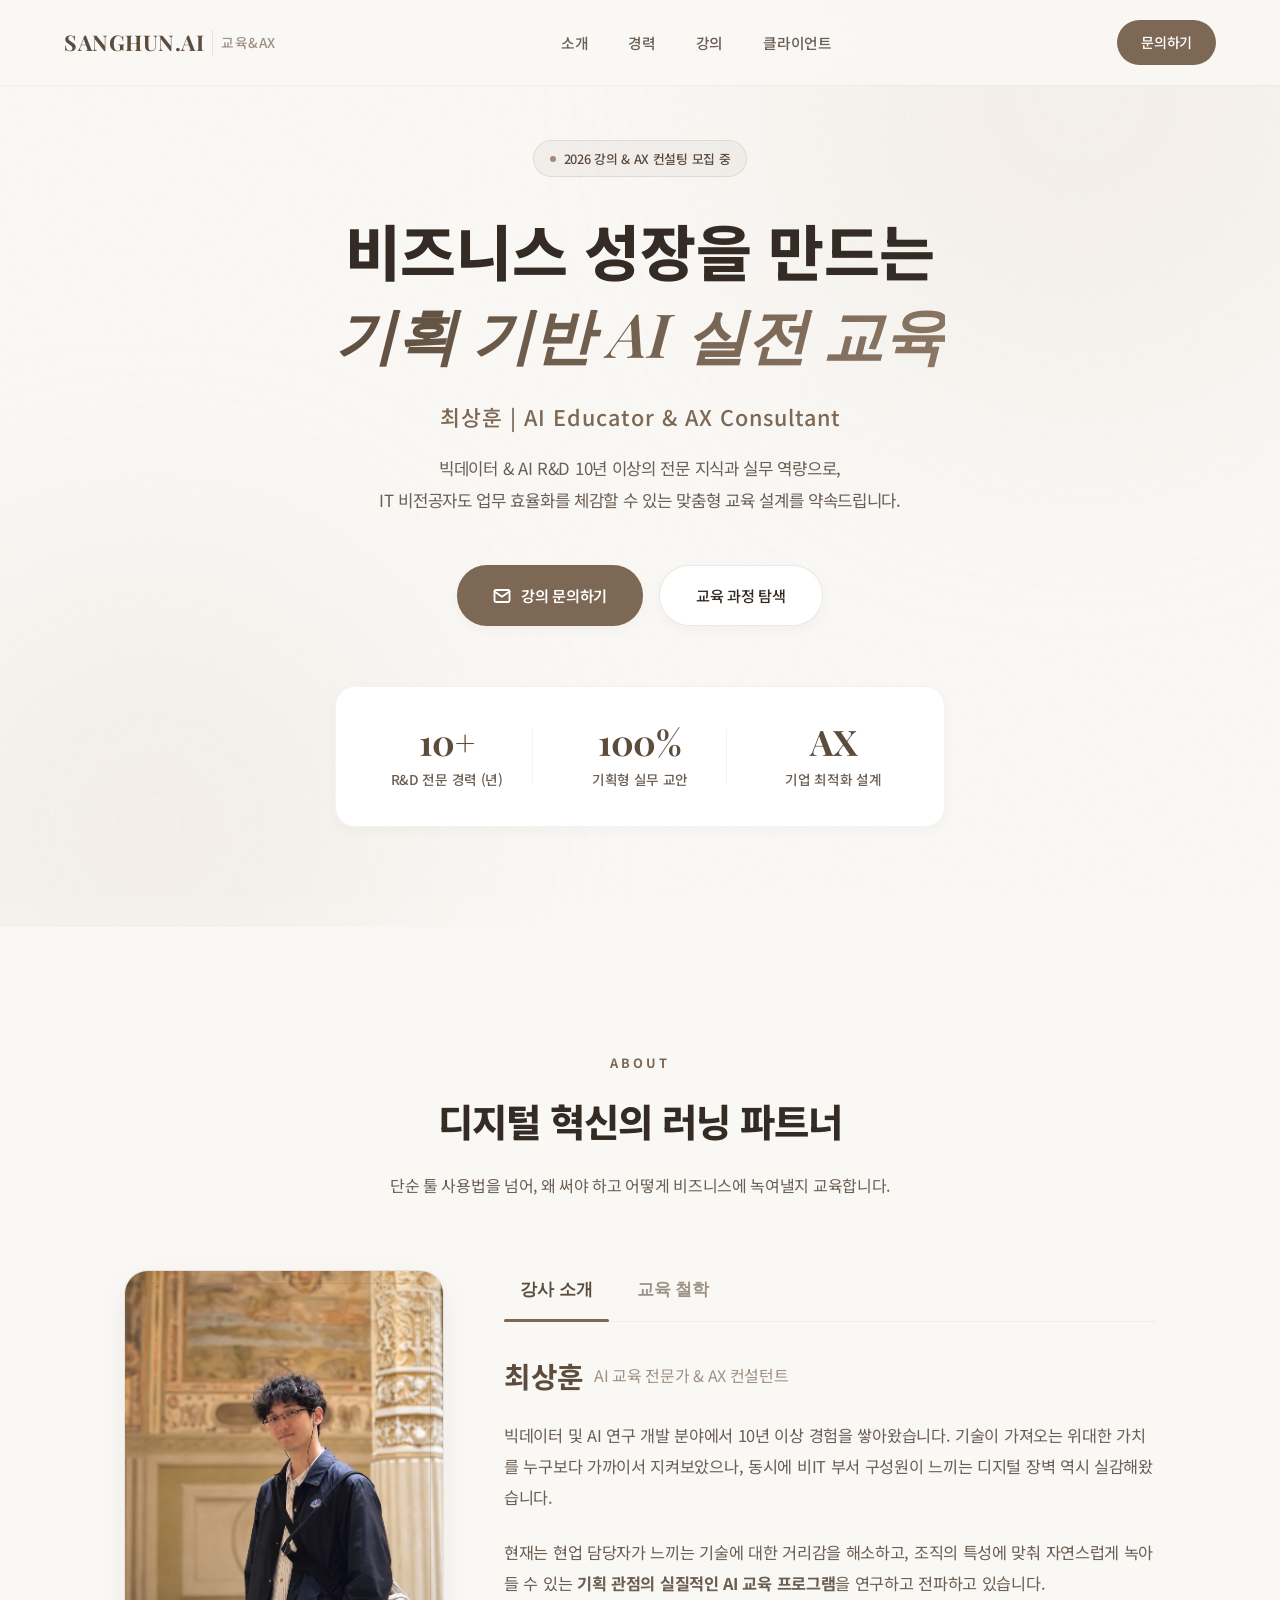
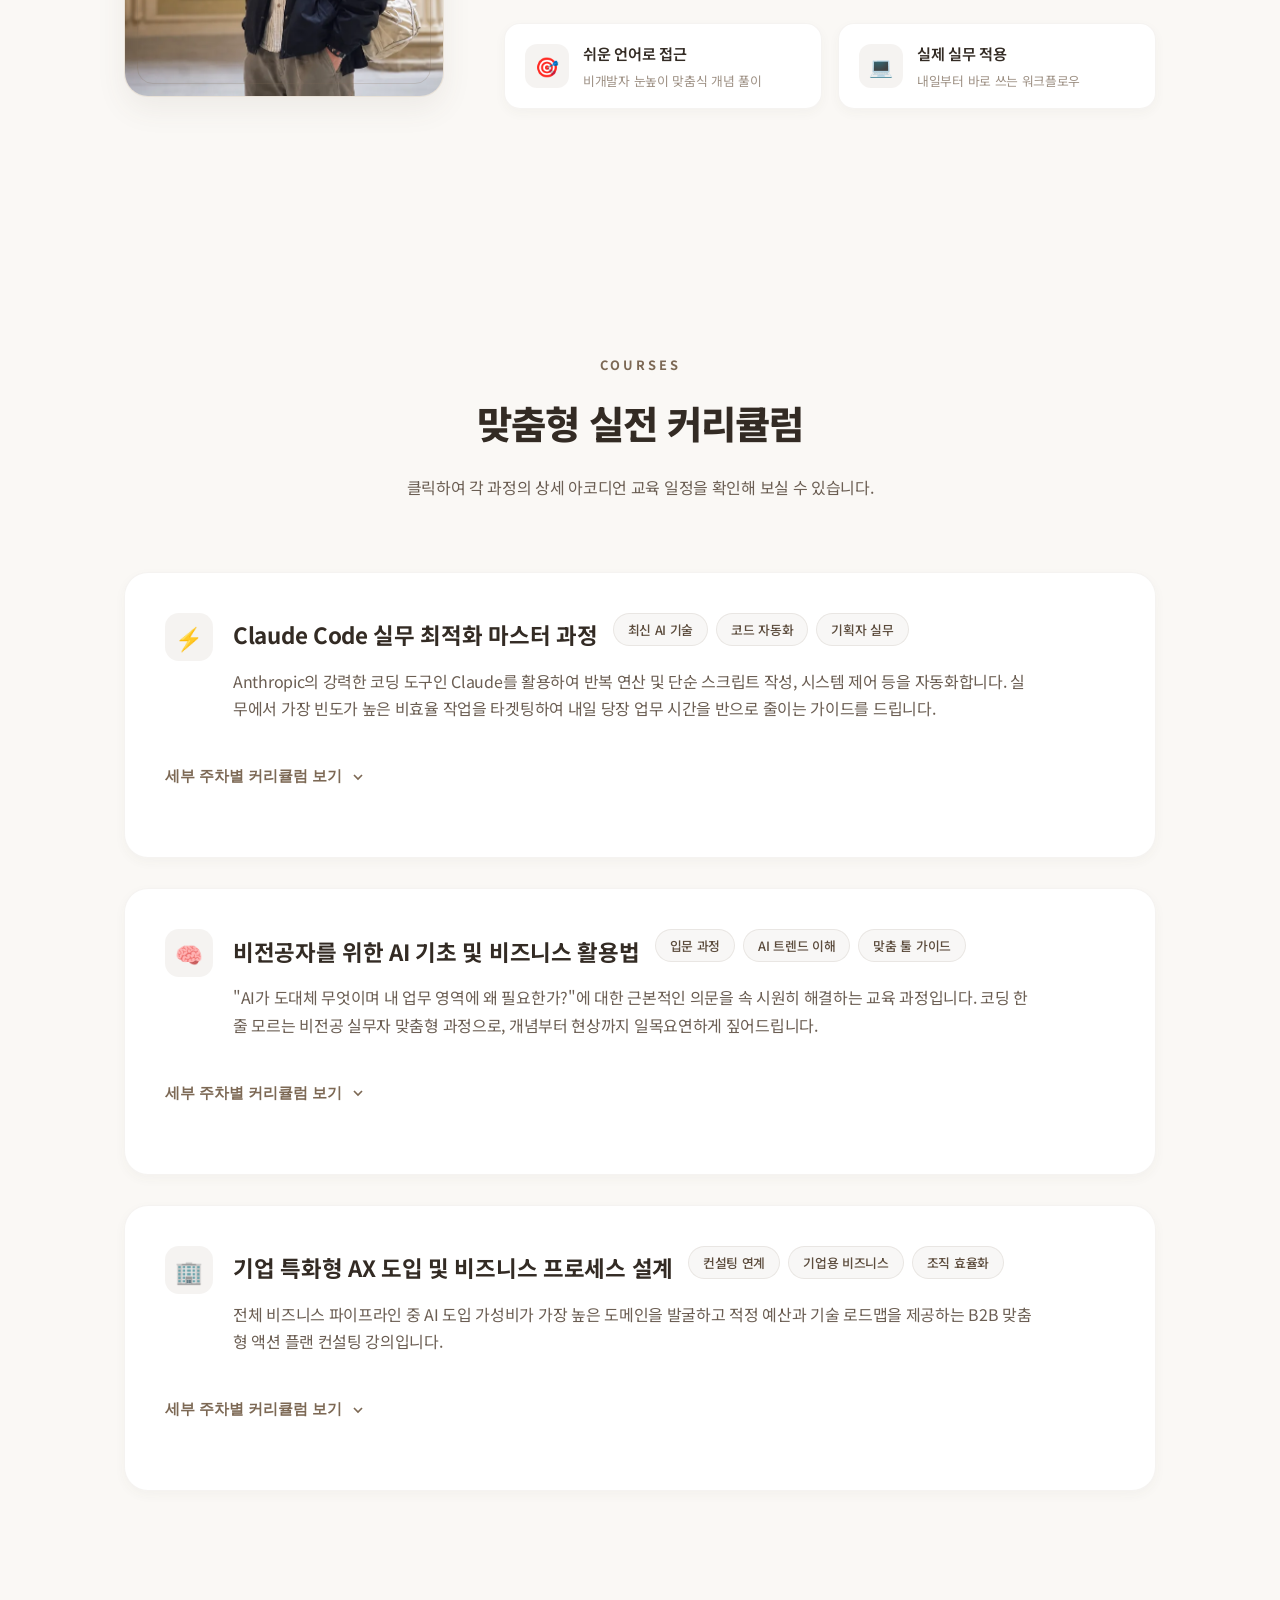
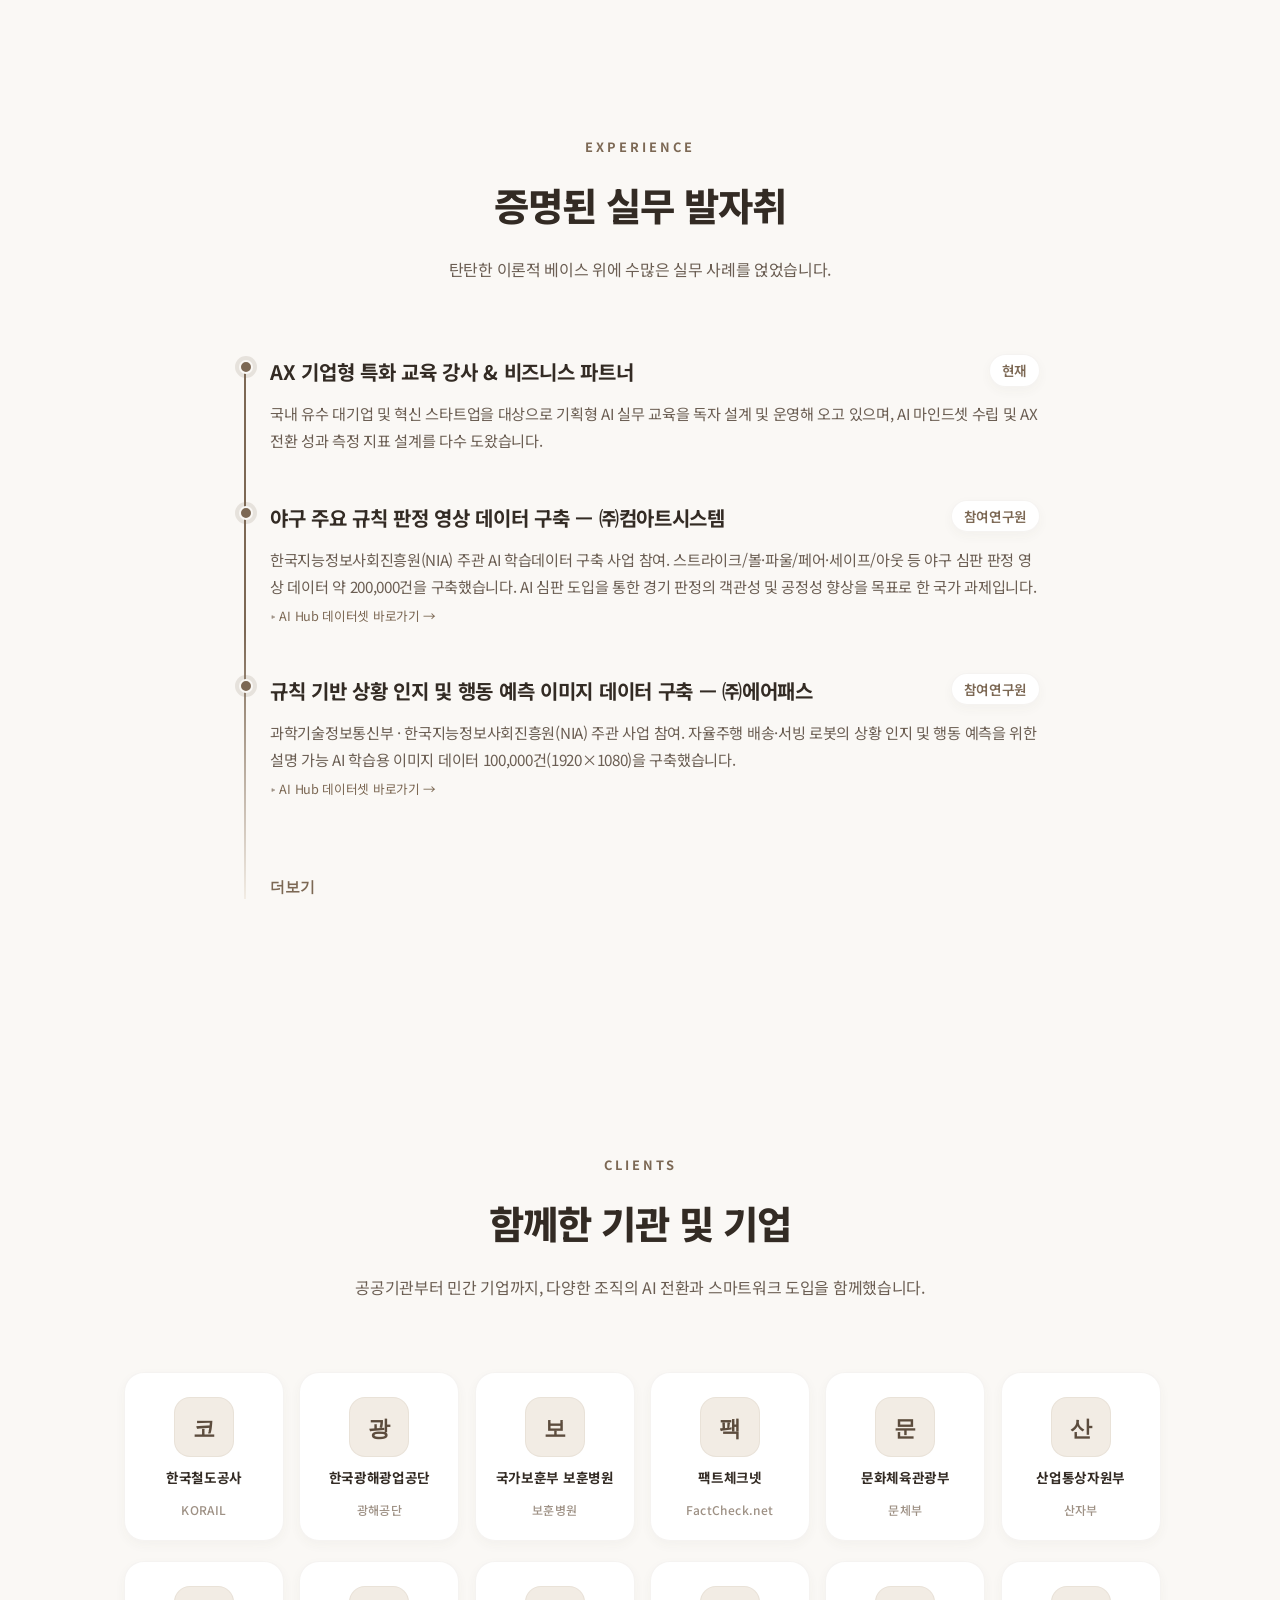
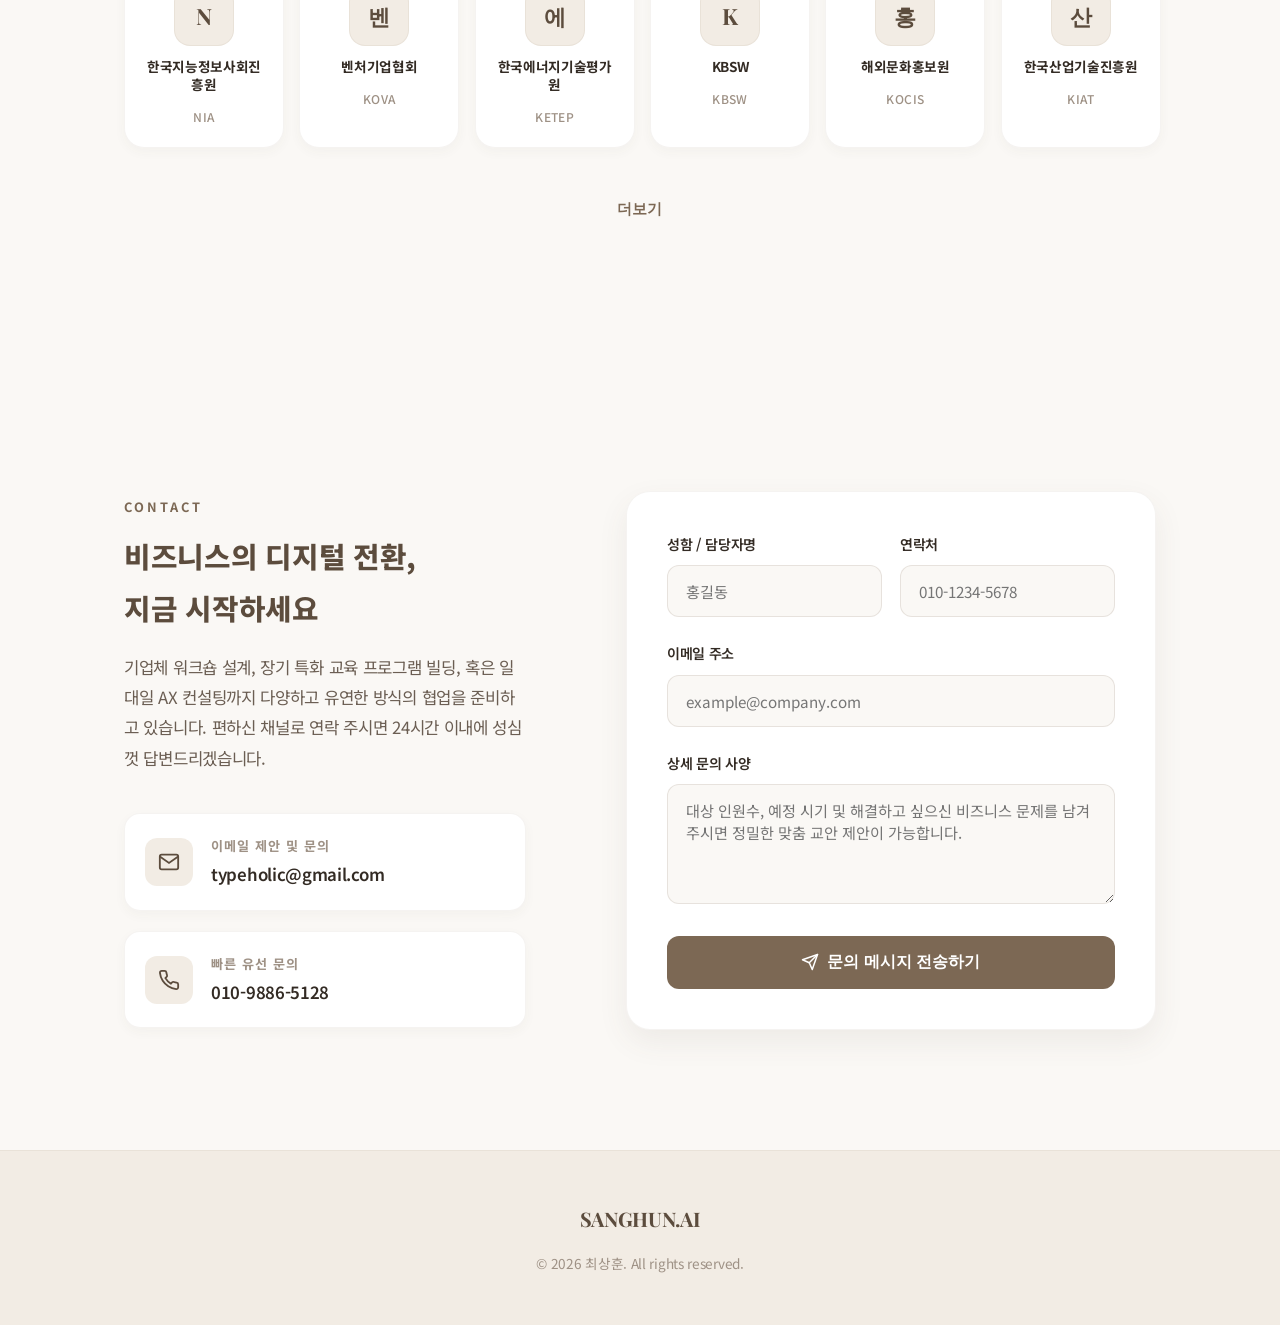
<file: shchoi.html>
<!DOCTYPE html>
<html lang="ko">
<head>
<meta charset="UTF-8">
<meta name="viewport" content="width=device-width, initial-scale=1.0">
<link rel="icon" type="image/png" href="assets/favicon.png">
<title>최상훈 | AI Educator & AX Consultant</title>
<style>
  @import url('https://fonts.googleapis.com/css2?family=Noto+Sans+KR:wght@300;400;500;600;700;800;900&family=Playfair+Display:ital,wght@0,600;0,700;1,400&display=swap');

  * { margin: 0; padding: 0; box-sizing: border-box; }

  :root {
    /* 저채도 브라운 & 웜 베이지 라이트 모드 팔레트 */
    --bg-primary: #FAF8F5;       /* 극도의 부드러운 알라바스터 베이지 */
    --bg-secondary: #F2ECE4;     /* 톤다운된 따뜻한 미디엄 샌드 베이지 */
    --bg-card: #FFFFFF;          /* 요소 구분을 위한 순백색 카드 */
    --bg-card-hover: #FDFDFD;
    --accent: #7C6854;           /* 세련되고 차분한 토프 에스프레소 브라운 */
    --accent-dark: #5C4C3D;      /* 딥 브라운 코코아 */
    --accent-light: #C0B2A3;     /* 부드러운 뉴트럴 밀크티 브라운 */
    --accent-glow: rgba(124, 104, 84, 0.12);
    --text-primary: #332B24;     /* 검은색 대신 사용하는 포근하고 깊은 다크 브라운 */
    --text-secondary: #6B5E53;   /* 가독성 높은 차분한 미디엄 브라운 */
    --text-muted: #9E9185;       /* 은은하고 가벼운 베이지 그레이 */
    --border: rgba(124, 104, 84, 0.15);
    --border-light: rgba(124, 104, 84, 0.08);
    --gradient-1: linear-gradient(135deg, #7C6854, #A69280);
    --gradient-2: linear-gradient(135deg, #5C4C3D 0%, #8C7865 100%);
    --shadow-sm: 0 4px 12px rgba(89, 73, 58, 0.04);
    --shadow-md: 0 12px 30px rgba(89, 73, 58, 0.08);
    --shadow-lg: 0 20px 40px rgba(89, 73, 58, 0.12);
  }

  body {
    font-family: 'Noto Sans KR', -apple-system, sans-serif;
    background: var(--bg-primary);
    color: var(--text-primary);
    overflow-x: hidden;
    line-height: 1.8;
    letter-spacing: -0.3px;
  }

  /* Scrollbar */
  ::-webkit-scrollbar { width: 8px; }
  ::-webkit-scrollbar-track { background: var(--bg-primary); }
  ::-webkit-scrollbar-thumb { background: var(--accent-light); border-radius: 4px; border: 2px solid var(--bg-primary); }
  ::-webkit-scrollbar-thumb:hover { background: var(--accent); }

  /* 은은한 텍스처 백그라운드 효과 */
  body::before {
    content: '';
    position: fixed;
    top: 0; left: 0; right: 0; bottom: 0;
    background-image: url("data:image/svg+xml,%3Csvg viewBox='0 0 200 200' xmlns='http://www.w3.org/2000/svg'%3E%3Cfilter id='noise'%3E%3CfeTurbulence type='fractalNoise' baseFrequency='0.8' numOctaves='3' stitchTiles='stitch'/%3E%3C/filter%3E%3Crect width='100%25' height='100%25' filter='url(%23noise)' opacity='0.02'/%3E%3C/svg%3E");
    pointer-events: none;
    z-index: 0;
  }

  section { position: relative; z-index: 1; }

  /* NAV */
  nav {
    position: fixed;
    top: 0; left: 0; right: 0;
    z-index: 100;
    padding: 20px 5%;
    display: flex;
    justify-content: space-between;
    align-items: center;
    backdrop-filter: blur(20px);
    background: rgba(250, 248, 245, 0.85);
    border-bottom: 1px solid var(--border-light);
    transition: all 0.4s cubic-bezier(0.16, 1, 0.3, 1);
  }
  nav.scrolled {
    padding: 14px 5%;
    background: rgba(250, 248, 245, 0.95);
    box-shadow: var(--shadow-sm);
  }
  .nav-logo {
    font-family: 'Playfair Display', serif;
    font-size: 1.35rem;
    font-weight: 700;
    letter-spacing: 0.5px;
    color: var(--accent-dark);
    display: flex;
    align-items: center;
    gap: 8px;
    text-decoration: none;
  }
  .nav-logo span {
    font-size: 0.85rem;
    font-family: 'Noto Sans KR', sans-serif;
    font-weight: 500;
    color: var(--text-muted);
    border-left: 1px solid var(--border);
    padding-left: 8px;
  }
  .nav-links { display: flex; gap: 40px; list-style: none; }
  .nav-links a {
    color: var(--text-secondary);
    text-decoration: none;
    font-size: 0.92rem;
    font-weight: 500;
    transition: color 0.3s ease;
    position: relative;
    padding: 4px 0;
  }
  .nav-links a:hover, .nav-links a.active { color: var(--accent-dark); }
  .nav-links a::after {
    content: '';
    position: absolute;
    bottom: 0; left: 0;
    width: 0; height: 1.5px;
    background: var(--accent);
    transition: width 0.3s ease;
  }
  .nav-links a:hover::after, .nav-links a.active::after { width: 100%; }
  
  .nav-cta {
    padding: 10px 24px;
    background: var(--accent);
    color: #fff;
    border: none;
    border-radius: 30px;
    font-size: 0.88rem;
    font-weight: 500;
    cursor: pointer;
    transition: all 0.3s ease;
    text-decoration: none;
  }
  .nav-cta:hover {
    background: var(--accent-dark);
    transform: translateY(-1px);
    box-shadow: var(--shadow-sm);
  }

  /* HERO */
  .hero {
    min-height: 100vh;
    display: flex;
    align-items: center;
    justify-content: center;
    padding: 140px 5% 100px;
    position: relative;
    overflow: hidden;
  }
  /* 미니멀 브라운 그라디언트 오브 */
  .hero-bg-orb {
    position: absolute;
    border-radius: 50%;
    filter: blur(120px);
    opacity: 0.35;
    animation: float 12s ease-in-out infinite;
  }
  .hero-bg-orb:nth-child(1) {
    width: 600px; height: 600px;
    background: #E8DFD5;
    top: -200px; right: -100px;
  }
  .hero-bg-orb:nth-child(2) {
    width: 500px; height: 500px;
    background: #E5DCD3;
    bottom: -150px; left: -100px;
    animation-delay: -6s;
  }
  @keyframes float {
    0%, 100% { transform: translate(0, 0) scale(1); }
    50% { transform: translate(40px, -20px) scale(1.08); }
  }

  .hero-content {
    text-align: center;
    max-width: 900px;
    position: relative;
    z-index: 2;
  }
  .hero-badge {
    display: inline-flex;
    align-items: center;
    gap: 8px;
    padding: 6px 16px;
    background: rgba(124, 104, 84, 0.06);
    border: 1px solid rgba(124, 104, 84, 0.15);
    border-radius: 50px;
    font-size: 0.8rem;
    color: var(--accent-dark);
    margin-bottom: 32px;
    font-weight: 500;
  }
  .hero-badge .dot {
    width: 6px; height: 6px;
    background: #A38A75;
    border-radius: 50%;
    animation: pulse 2s infinite;
  }
  @keyframes pulse {
    0%, 100% { transform: scale(1); opacity: 1; }
    50% { transform: scale(1.4); opacity: 0.5; }
  }
  .hero h1 {
    font-size: clamp(2.4rem, 5vw, 3.8rem);
    font-weight: 800;
    line-height: 1.35;
    margin-bottom: 24px;
    color: var(--text-primary);
  }
  .hero h1 .accent {
    font-family: 'Playfair Display', serif;
    font-style: italic;
    font-weight: 600;
    background: var(--gradient-2);
    -webkit-background-clip: text;
    -webkit-text-fill-color: transparent;
  }
  .hero-sub {
    font-size: 1.35rem;
    color: var(--accent);
    margin-bottom: 16px;
    font-weight: 500;
    letter-spacing: 1px;
  }
  .hero-desc {
    font-size: 1.05rem;
    color: var(--text-secondary);
    max-width: 620px;
    margin: 0 auto 48px;
    line-height: 1.9;
  }
  .hero-buttons {
    display: flex;
    gap: 16px;
    justify-content: center;
    flex-wrap: wrap;
    margin-bottom: 60px;
  }
  .btn-primary {
    padding: 16px 36px;
    background: var(--accent);
    color: #fff;
    border: none;
    border-radius: 30px;
    font-size: 0.95rem;
    font-weight: 600;
    cursor: pointer;
    transition: all 0.3s ease;
    text-decoration: none;
    display: inline-flex;
    align-items: center;
    gap: 10px;
    box-shadow: var(--shadow-sm);
  }
  .btn-primary:hover {
    background: var(--accent-dark);
    transform: translateY(-2px);
    box-shadow: var(--shadow-md);
  }
  .btn-secondary {
    padding: 16px 36px;
    background: #fff;
    color: var(--text-primary);
    border: 1px solid var(--border);
    border-radius: 30px;
    font-size: 0.95rem;
    font-weight: 500;
    cursor: pointer;
    transition: all 0.3s ease;
    text-decoration: none;
    box-shadow: var(--shadow-sm);
  }
  .btn-secondary:hover {
    background: var(--bg-primary);
    border-color: var(--accent-light);
    transform: translateY(-2px);
  }

  /* STATS */
  .stats {
    display: grid;
    grid-template-columns: repeat(3, 1fr);
    gap: 20px;
    max-width: 700px;
    margin: 0 auto;
    background: #fff;
    padding: 24px;
    border-radius: 20px;
    box-shadow: var(--shadow-sm);
    border: 1px solid var(--border-light);
  }
  .stat {
    text-align: center;
    position: relative;
    padding: 10px 0;
  }
  .stat:not(:last-child)::after {
    content: '';
    position: absolute;
    right: 0; top: 20%; height: 60%;
    width: 1px;
    background-color: var(--border-light);
  }
  .stat-number {
    font-family: 'Playfair Display', serif;
    font-size: 2.2rem;
    font-weight: 700;
    color: var(--accent-dark);
    line-height: 1.2;
    margin-bottom: 4px;
  }
  .stat-label {
    font-size: 0.85rem;
    color: var(--text-secondary);
    font-weight: 500;
  }

  /* SECTION COMMON */
  .section {
    padding: 120px 5%;
    max-width: 1160px;
    margin: 0 auto;
  }
  .section-header {
    text-align: center;
    max-width: 650px;
    margin: 0 auto 70px;
  }
  .section-label {
    font-size: 0.8rem;
    text-transform: uppercase;
    letter-spacing: 3px;
    color: var(--accent);
    font-weight: 700;
    margin-bottom: 12px;
    display: inline-block;
  }
  .section-title {
    font-size: clamp(1.8rem, 3vw, 2.5rem);
    font-weight: 800;
    color: var(--text-primary);
    margin-bottom: 16px;
    letter-spacing: -1px;
  }
  .section-desc {
    font-size: 1rem;
    color: var(--text-secondary);
    line-height: 1.8;
  }

  /* ABOUT WITH INTERACTIVE TABS */
  .about-grid {
    display: grid;
    grid-template-columns: 320px 1fr;
    gap: 60px;
    align-items: flex-start;
  }
  .about-photo-wrapper {
    position: relative;
    width: 100%;
  }
  .about-photo {
    width: 100%;
    aspect-ratio: 3/4;
    background: var(--bg-secondary);
    border-radius: 24px;
    border: 1px solid var(--border-light);
    display: flex;
    flex-direction: column;
    align-items: center;
    justify-content: center;
    color: var(--text-secondary);
    position: relative;
    overflow: hidden;
    box-shadow: var(--shadow-md);
  }
  /* 일러스트 느낌의 고급진 디자이너블 프로필 플레이스홀더 */
  .profile-svg {
    width: 100px; height: 100px;
    fill: none;
    stroke: var(--accent);
    stroke-width: 1.5;
    margin-bottom: 15px;
  }
  .about-photo::before {
    content: '';
    position: absolute;
    inset: 12px;
    border: 1px solid rgba(124, 104, 84, 0.2);
    border-radius: 16px;
    pointer-events: none;
  }
  .about-photo span {
    font-size: 0.88rem;
    font-weight: 500;
    letter-spacing: 0.5px;
    color: var(--accent-dark);
  }
  .about-photo img {
    width: 100%;
    height: 100%;
    object-fit: cover;
    display: block;
  }

  /* INTERACTIVE TABS SYSTEM */
  .about-tabs {
    display: flex;
    gap: 12px;
    margin-bottom: 28px;
    border-bottom: 1px solid var(--border-light);
    padding-bottom: 12px;
  }
  .tab-btn {
    background: none;
    border: none;
    color: var(--text-muted);
    font-size: 1.05rem;
    font-weight: 600;
    padding: 8px 16px;
    cursor: pointer;
    transition: all 0.3s ease;
    border-radius: 8px;
    position: relative;
  }
  .tab-btn:hover {
    color: var(--accent);
    background: rgba(124, 104, 84, 0.04);
  }
  .tab-btn.active {
    color: var(--accent-dark);
  }
  .tab-btn.active::after {
    content: '';
    position: absolute;
    bottom: -13px; left: 0; right: 0;
    height: 3px;
    background-color: var(--accent);
    border-radius: 3px;
  }
  
  .tab-content {
    display: none;
    animation: fadeIn 0.5s ease forwards;
  }
  .tab-content.active {
    display: block;
  }
  @keyframes fadeIn {
    from { opacity: 0; transform: translateY(8px); }
    to { opacity: 1; transform: translateY(0); }
  }

  .about-text h3 {
    font-size: 1.8rem;
    font-weight: 700;
    color: var(--accent-dark);
    margin-bottom: 18px;
    display: flex;
    align-items: center;
    gap: 10px;
  }
  .about-text h3 small {
    font-size: 1rem;
    color: var(--text-muted);
    font-weight: 400;
  }
  .about-text p {
    color: var(--text-secondary);
    margin-bottom: 24px;
    line-height: 1.9;
    font-size: 1.02rem;
  }
  .about-highlights {
    display: grid;
    grid-template-columns: repeat(2, 1fr);
    gap: 16px;
    margin-top: 24px;
  }
  .highlight-item {
    display: flex;
    align-items: center;
    gap: 14px;
    padding: 16px 20px;
    background: #fff;
    border-radius: 16px;
    border: 1px solid var(--border-light);
    transition: all 0.3s ease;
    box-shadow: var(--shadow-sm);
  }
  .highlight-item:hover {
    border-color: var(--accent-light);
    transform: translateY(-2px);
    box-shadow: var(--shadow-md);
  }
  .highlight-icon {
    width: 44px; height: 44px;
    background: rgba(124, 104, 84, 0.08);
    border-radius: 12px;
    display: flex;
    align-items: center;
    justify-content: center;
    font-size: 1.2rem;
    flex-shrink: 0;
  }
  .highlight-text {
    font-size: 0.95rem;
    font-weight: 600;
    color: var(--text-primary);
  }
  .highlight-sub {
    font-size: 0.8rem;
    color: var(--text-muted);
    margin-top: 2px;
  }

  /* COURSES WITH DETAILED ACCORDION */
  .courses-container {
    display: flex;
    flex-direction: column;
    gap: 30px;
  }
  .course-card-premium {
    background: #fff;
    border: 1px solid var(--border-light);
    border-radius: 24px;
    padding: 40px;
    transition: all 0.4s cubic-bezier(0.16, 1, 0.3, 1);
    box-shadow: var(--shadow-sm);
  }
  .course-card-premium:hover {
    transform: translateY(-4px);
    box-shadow: var(--shadow-md);
    border-color: var(--accent-light);
  }
  .course-main-info {
    display: flex;
    justify-content: space-between;
    align-items: flex-start;
    gap: 20px;
  }
  .course-meta {
    flex: 1;
  }
  .course-header-row {
    display: flex;
    align-items: center;
    gap: 15px;
    margin-bottom: 12px;
  }
  .course-icon-box {
    width: 48px; height: 48px;
    background: rgba(124, 104, 84, 0.08);
    border-radius: 14px;
    display: flex;
    align-items: center;
    justify-content: center;
    font-size: 1.4rem;
    color: var(--accent);
  }
  .course-title {
    font-size: 1.4rem;
    font-weight: 700;
    color: var(--text-primary);
  }
  .course-short-desc {
    color: var(--text-secondary);
    font-size: 1rem;
    line-height: 1.7;
    margin-bottom: 20px;
    max-width: 800px;
  }
  .course-tags {
    display: flex;
    gap: 8px;
    flex-wrap: wrap;
    margin-bottom: 10px;
  }
  .course-tag {
    padding: 4px 14px;
    background: rgba(124, 104, 84, 0.05);
    border: 1px solid rgba(124, 104, 84, 0.12);
    border-radius: 20px;
    font-size: 0.8rem;
    color: var(--accent-dark);
    font-weight: 500;
  }
  
  /* ACCORDION CONTROL BUTTON */
  .accordion-trigger {
    background: none;
    border: none;
    display: inline-flex;
    align-items: center;
    gap: 8px;
    color: var(--accent);
    font-size: 0.92rem;
    font-weight: 600;
    cursor: pointer;
    padding: 10px 0;
    transition: color 0.3s;
    margin-top: 15px;
    outline: none;
  }
  .accordion-trigger:hover {
    color: var(--accent-dark);
  }
  .accordion-trigger svg {
    width: 16px; height: 16px;
    transition: transform 0.3s cubic-bezier(0.16, 1, 0.3, 1);
  }
  .accordion-trigger.open svg {
    transform: rotate(180deg);
  }

  /* ACCORDION CONTENT */
  .accordion-content {
    max-height: 0;
    overflow: hidden;
    transition: max-height 0.5s cubic-bezier(0.16, 1, 0.3, 1), opacity 0.3s;
    opacity: 0;
    border-top: 1px dashed var(--border-light);
    margin-top: 20px;
  }
  .accordion-content.open {
    opacity: 1;
    margin-top: 20px;
  }

  /* COURSES WITH DETAILED ACCORDION */
  .courses-container {
    display: flex;
    flex-direction: column;
    gap: 30px;
  }
  .course-card-premium {
    background: #fff;
    border: 1px solid var(--border-light);
    border-radius: 24px;
    padding: 40px;
    transition: all 0.4s cubic-bezier(0.16, 1, 0.3, 1);
    box-shadow: var(--shadow-sm);
  }
  .course-card-premium:hover {
    transform: translateY(-4px);
    box-shadow: var(--shadow-md);
    border-color: var(--accent-light);
  }
  .course-main-info {
    display: flex;
    justify-content: space-between;
    align-items: flex-start;
    gap: 20px;
  }
  .course-meta {
    flex: 1;
  }
  .course-header-row {
    display: flex;
    align-items: center;
    gap: 15px;
    margin-bottom: 12px;
  }
  .course-icon-box {
    width: 48px; height: 48px;
    background: rgba(124, 104, 84, 0.08);
    border-radius: 14px;
    display: flex;
    align-items: center;
    justify-content: center;
    font-size: 1.4rem;
    color: var(--accent);
  }
  .course-title {
    font-size: 1.4rem;
    font-weight: 700;
    color: var(--text-primary);
  }
  .course-short-desc {
    color: var(--text-secondary);
    font-size: 1rem;
    line-height: 1.7;
    margin-bottom: 20px;
    max-width: 800px;
  }
  .course-tags {
    display: flex;
    gap: 8px;
    flex-wrap: wrap;
    margin-bottom: 10px;
  }
  .course-tag {
    padding: 4px 14px;
    background: rgba(124, 104, 84, 0.05);
    border: 1px solid rgba(124, 104, 84, 0.12);
    border-radius: 20px;
    font-size: 0.8rem;
    color: var(--accent-dark);
    font-weight: 500;
  }

  /* ACCORDION CONTROL BUTTON */
  .accordion-trigger {
    background: none;
    border: none;
    display: inline-flex;
    align-items: center;
    gap: 8px;
    color: var(--accent);
    font-size: 0.92rem;
    font-weight: 600;
    cursor: pointer;
    padding: 10px 0;
    transition: color 0.3s;
    margin-top: 15px;
    outline: none;
  }
  .accordion-trigger:hover {
    color: var(--accent-dark);
  }
  .accordion-trigger svg {
    width: 16px; height: 16px;
    transition: transform 0.3s cubic-bezier(0.16, 1, 0.3, 1);
  }
  .accordion-trigger.open svg {
    transform: rotate(180deg);
  }

  /* CURRICULUM DISPLAY */
  .curriculum-body {
    padding: 24px 10px 10px;
  }
  .curriculum-title {
    font-size: 0.95rem;
    font-weight: 700;
    color: var(--accent-dark);
    margin-bottom: 16px;
    text-transform: uppercase;
    letter-spacing: 0.5px;
  }
  .curriculum-steps {
    display: grid;
    grid-template-columns: repeat(auto-fit, minmax(240px, 1fr));
    gap: 16px;
  }
  .curriculum-step {
    background: var(--bg-primary);
    border-radius: 12px;
    padding: 18px;
    border-left: 3px solid var(--accent);
  }
  .step-num {
    font-size: 0.75rem;
    font-weight: 700;
    color: var(--accent);
    margin-bottom: 6px;
  }
  .step-title {
    font-size: 0.95rem;
    font-weight: 600;
    color: var(--text-primary);
    margin-bottom: 6px;
  }
  .step-desc {
    font-size: 0.82rem;
    color: var(--text-secondary);
    line-height: 1.6;
  }

  /* EXPERIENCE TIMELINE */
  .exp-timeline {
    position: relative;
    max-width: 800px;
    margin: 0 auto;
    padding-left: 30px;
  }
  .exp-timeline::before {
    content: '';
    position: absolute;
    left: 4px; top: 10px; bottom: 10px;
    width: 2px;
    background: linear-gradient(to bottom, var(--accent) 50%, var(--bg-secondary));
  }
  .exp-item {
    position: relative;
    margin-bottom: 45px;
  }
  .exp-item:last-child { margin-bottom: 0; }
  .exp-item::before {
    content: '';
    position: absolute;
    left: -31px; top: 6px;
    width: 10px; height: 10px;
    background: var(--accent);
    border-radius: 50%;
    border: 2px solid var(--bg-primary);
    box-shadow: 0 0 0 4px rgba(124, 104, 84, 0.15);
  }
  .exp-header {
    display: flex;
    justify-content: space-between;
    align-items: flex-start;
    flex-wrap: wrap;
    gap: 8px;
    margin-bottom: 10px;
  }
  .exp-title {
    font-size: 1.25rem;
    font-weight: 700;
    color: var(--text-primary);
  }
  .exp-period {
    font-size: 0.85rem;
    background: #fff;
    border: 1px solid var(--border-light);
    color: var(--accent);
    padding: 3px 12px;
    border-radius: 30px;
    font-weight: 600;
    box-shadow: var(--shadow-sm);
  }
  .exp-desc {
    color: var(--text-secondary);
    font-size: 0.95rem;
    line-height: 1.8;
  }

  /* EXPERIENCE EXPAND/COLLAPSE BUTTON */
  .exp-expand-btn {
    background: none;
    border: none;
    display: inline-block;
    color: var(--accent);
    font-size: 0.92rem;
    font-weight: 600;
    cursor: pointer;
    padding: 12px 0;
    margin-top: 20px;
    transition: color 0.3s;
    outline: none;
  }
  .exp-expand-btn:hover {
    color: var(--accent-dark);
  }

  /* EXPERIENCE EXPANDABLE CONTAINER */
  .exp-expandable-container {
    max-height: 0;
    overflow: hidden;
    transition: max-height 0.5s cubic-bezier(0.16, 1, 0.3, 1), opacity 0.3s;
    opacity: 0;
  }
  .exp-expandable-container[data-expanded="true"] {
    opacity: 1;
  }

  /* CLIENTS CAROUSEL */
  .clients-carousel-container {
    position: relative;
  }
  .clients-grid {
    display: grid;
    grid-template-columns: repeat(auto-fit, minmax(140px, 1fr));
    gap: 20px;
    width: 100%;
  }

  /* CLIENTS EXPAND/COLLAPSE BUTTON */
  .clients-expand-btn {
    background: none;
    border: none;
    display: inline-block;
    color: var(--accent);
    font-size: 0.92rem;
    font-weight: 600;
    cursor: pointer;
    padding: 12px 0;
    margin-top: 20px;
    transition: color 0.3s;
    outline: none;
    width: 100%;
    text-align: center;
  }
  .clients-expand-btn:hover {
    color: var(--accent-dark);
  }

  /* CLIENTS EXPANDABLE CONTAINER */
  .clients-expandable-container {
    display: grid;
    grid-template-columns: repeat(auto-fit, minmax(140px, 1fr));
    gap: 20px;
    width: 100%;
    max-height: 0;
    overflow: hidden;
    transition: max-height 0.5s cubic-bezier(0.16, 1, 0.3, 1), opacity 0.3s;
    opacity: 0;
  }
  .clients-expandable-container[data-expanded="true"] {
    opacity: 1;
  }
  .client-card {
    background: #fff;
    border: 1px solid var(--border-light);
    border-radius: 20px;
    padding: 24px 16px 20px;
    display: flex;
    flex-direction: column;
    align-items: center;
    gap: 12px;
    transition: all 0.35s cubic-bezier(0.16, 1, 0.3, 1);
    box-shadow: var(--shadow-sm);
    cursor: default;
    flex: 0 0 160px;
    min-width: 160px;
  }
  .client-card:hover {
    transform: translateY(-6px);
    box-shadow: var(--shadow-md);
    border-color: var(--accent-light);
  }
  .client-logo-box {
    width: 60px; height: 60px;
    background: var(--bg-secondary);
    border-radius: 16px;
    display: flex;
    align-items: center;
    justify-content: center;
    border: 1px solid var(--border-light);
    transition: background 0.3s;
    flex-shrink: 0;
    overflow: hidden;
    position: relative;
  }
  .client-card:hover .client-logo-box {
    background: rgba(124, 104, 84, 0.08);
  }
  .client-logo-box img {
    width: 100%;
    height: 100%;
    object-fit: contain;
    object-position: center;
    padding: 6px;
  }
  .client-initial {
    font-family: 'Playfair Display', serif;
    font-size: 1.4rem;
    font-weight: 700;
    color: var(--accent-dark);
    line-height: 1;
    display: none;
  }
  .client-logo-box.no-image .client-initial {
    display: block;
  }
  .client-name {
    font-size: 0.85rem;
    font-weight: 700;
    color: var(--text-primary);
    text-align: center;
    line-height: 1.3;
  }
  .client-abbr {
    font-size: 0.75rem;
    color: var(--text-muted);
    font-weight: 500;
    letter-spacing: 0.4px;
  }
  .carousel-btn {
    display: none;
  }
  .client-card--special .client-logo-box {
    background: rgba(124, 104, 84, 0.1);
    border-color: var(--accent-light);
  }
  .client-card--special .client-name {
    color: var(--accent-dark);
  }

  @media (max-width: 1024px) {
    .carousel-btn {
      width: 40px;
      height: 40px;
    }
  }

  @media (max-width: 768px) {
    .client-card {
      flex: 0 0 140px;
      min-width: 140px;
      padding: 20px 14px 18px;
    }
    .client-logo-box { width: 50px; height: 50px; border-radius: 14px; }
    .client-initial { font-size: 1.2rem; }
    .client-name { font-size: 0.8rem; }
    .carousel-btn {
      width: 36px;
      height: 36px;
      left: -16px;
    }
    .carousel-btn--next {
      right: -16px;
    }
  }

  /* CONTACT FORM SECTION */
  .contact-layout {
    display: grid;
    grid-template-columns: 1fr 1.2fr;
    gap: 60px;
    align-items: flex-start;
  }
  .contact-info {
    padding-right: 40px;
  }
  .contact-info-title {
    font-size: 1.8rem;
    font-weight: 800;
    margin-bottom: 18px;
    color: var(--accent-dark);
  }
  .contact-info-desc {
    color: var(--text-secondary);
    font-size: 1.05rem;
    line-height: 1.8;
    margin-bottom: 40px;
  }
  .contact-channels {
    display: flex;
    flex-direction: column;
    gap: 20px;
  }
  .contact-channel-card {
    display: flex;
    align-items: center;
    gap: 18px;
    padding: 20px;
    background: #fff;
    border: 1px solid var(--border-light);
    border-radius: 16px;
    text-decoration: none;
    color: var(--text-secondary);
    transition: all 0.3s ease;
    box-shadow: var(--shadow-sm);
  }
  .contact-channel-card:hover {
    border-color: var(--accent-light);
    transform: translateX(4px);
    box-shadow: var(--shadow-md);
  }
  .channel-icon {
    width: 48px; height: 48px;
    background: var(--bg-secondary);
    border-radius: 12px;
    display: flex;
    align-items: center;
    justify-content: center;
    color: var(--accent-dark);
  }
  .channel-icon svg { width: 22px; height: 22px; fill: none; stroke: currentColor; stroke-width: 2; }
  .channel-meta h4 {
    font-size: 0.82rem;
    color: var(--text-muted);
    text-transform: uppercase;
    letter-spacing: 1px;
    margin-bottom: 2px;
  }
  .channel-meta p {
    font-size: 1.05rem;
    font-weight: 600;
    color: var(--text-primary);
  }

  /* PREMIUM INTERACTIVE FORM */
  .contact-form-card {
    background: #fff;
    border: 1px solid var(--border-light);
    border-radius: 24px;
    padding: 40px;
    box-shadow: var(--shadow-md);
  }
  .form-group {
    margin-bottom: 24px;
  }
  .form-row {
    display: grid;
    grid-template-columns: 1fr 1fr;
    gap: 18px;
  }
  .form-label {
    display: block;
    font-size: 0.88rem;
    font-weight: 600;
    color: var(--text-primary);
    margin-bottom: 8px;
  }
  .form-input, .form-textarea, .form-select {
    width: 100%;
    padding: 14px 18px;
    border: 1px solid var(--border);
    background: var(--bg-primary);
    color: var(--text-primary);
    border-radius: 12px;
    font-size: 0.95rem;
    transition: all 0.3s ease;
    outline: none;
    font-family: inherit;
  }
  .form-input:focus, .form-textarea:focus, .form-select:focus {
    border-color: var(--accent);
    background: #fff;
    box-shadow: 0 0 0 4px var(--accent-glow);
  }
  .form-textarea {
    resize: vertical;
    min-height: 120px;
  }
  .btn-submit {
    width: 100%;
    padding: 16px;
    background: var(--accent);
    color: #fff;
    border: none;
    border-radius: 12px;
    font-size: 1rem;
    font-weight: 700;
    cursor: pointer;
    transition: all 0.3s ease;
    display: flex;
    align-items: center;
    justify-content: center;
    gap: 8px;
  }
  .btn-submit:hover {
    background: var(--accent-dark);
    box-shadow: var(--shadow-md);
  }

  /* SUCCESS MODAL */
  .modal-overlay {
    position: fixed;
    inset: 0;
    background: rgba(51, 43, 36, 0.4);
    backdrop-filter: blur(8px);
    z-index: 1000;
    display: flex;
    align-items: center;
    justify-content: center;
    opacity: 0;
    pointer-events: none;
    transition: opacity 0.3s ease;
  }
  .modal-overlay.active {
    opacity: 1;
    pointer-events: auto;
  }
  .modal-box {
    background: #fff;
    border-radius: 24px;
    padding: 40px;
    max-width: 440px;
    width: 90%;
    text-align: center;
    box-shadow: var(--shadow-lg);
    border: 1px solid var(--border-light);
    transform: scale(0.9);
    transition: transform 0.3s cubic-bezier(0.16, 1, 0.3, 1);
  }
  .modal-overlay.active .modal-box {
    transform: scale(1);
  }
  .modal-icon {
    width: 64px; height: 64px;
    background: rgba(124, 104, 84, 0.08);
    border-radius: 50%;
    display: flex;
    align-items: center;
    justify-content: center;
    margin: 0 auto 24px;
    color: var(--accent);
  }
  .modal-icon svg { width: 32px; height: 32px; fill: none; stroke: currentColor; stroke-width: 2.5; }
  .modal-title {
    font-size: 1.4rem;
    font-weight: 700;
    color: var(--text-primary);
    margin-bottom: 12px;
  }
  .modal-desc {
    color: var(--text-secondary);
    font-size: 0.95rem;
    line-height: 1.6;
    margin-bottom: 28px;
  }
  .btn-modal-close {
    padding: 12px 32px;
    background: var(--accent);
    color: #fff;
    border: none;
    border-radius: 30px;
    font-size: 0.92rem;
    font-weight: 600;
    cursor: pointer;
    transition: all 0.3s;
  }
  .btn-modal-close:hover {
    background: var(--accent-dark);
  }

  /* FOOTER */
  footer {
    background: var(--bg-secondary);
    text-align: center;
    padding: 50px 20px;
    border-top: 1px solid var(--border-light);
    color: var(--text-secondary);
  }
  .footer-logo {
    font-family: 'Playfair Display', serif;
    font-size: 1.25rem;
    font-weight: 700;
    color: var(--accent-dark);
    margin-bottom: 14px;
  }
  .footer-copyright {
    font-size: 0.85rem;
    color: var(--text-muted);
  }

  /* RESPONSIVE DESIGN */
  @media (max-width: 1024px) {
    .contact-layout {
      grid-template-columns: 1fr;
      gap: 40px;
    }
    .contact-info { padding-right: 0; }
  }

  @media (max-width: 768px) {
    nav { padding: 14px 20px; }
    .nav-links { display: none; }
    .hero { padding: 120px 20px 60px; }
    .section { padding: 80px 20px; }
    .section-header { margin-bottom: 40px; }
    .stats { grid-template-columns: 1fr; gap: 14px; padding: 20px; }
    .stat:not(:last-child)::after { display: none; }
    .about-grid { grid-template-columns: 1fr; gap: 40px; }
    .about-photo { max-width: 260px; margin: 0 auto; }
    .about-highlights { grid-template-columns: 1fr; }
    .form-row { grid-template-columns: 1fr; gap: 0; }
    .contact-form-card { padding: 24px; }
  }

  /* SCROLL ANIMATIONS */
  .fade-in {
    opacity: 0;
    transform: translateY(24px);
    transition: opacity 0.8s cubic-bezier(0.16, 1, 0.3, 1), transform 0.8s cubic-bezier(0.16, 1, 0.3, 1);
  }
  .fade-in.visible {
    opacity: 1;
    transform: translateY(0);
  }

  html { scroll-behavior: smooth; }

  /* HAMBURGER BUTTON */
  .nav-hamburger {
    display: none;
    flex-direction: column;
    justify-content: center;
    align-items: center;
    width: 40px; height: 40px;
    background: none;
    border: 1px solid var(--border);
    border-radius: 8px;
    cursor: pointer;
    gap: 5px;
    padding: 8px;
  }
  .nav-hamburger span {
    display: block;
    width: 20px; height: 2px;
    background: var(--accent-dark);
    border-radius: 2px;
    transition: all 0.35s cubic-bezier(0.16, 1, 0.3, 1);
    transform-origin: center;
  }
  .nav-hamburger.open span:nth-child(1) { transform: translateY(7px) rotate(45deg); }
  .nav-hamburger.open span:nth-child(2) { opacity: 0; transform: scaleX(0); }
  .nav-hamburger.open span:nth-child(3) { transform: translateY(-7px) rotate(-45deg); }

  /* MOBILE MENU OVERLAY */
  .mobile-menu {
    display: none;
    position: fixed;
    inset: 0;
    z-index: 99;
    background: rgba(51, 43, 36, 0.35);
    backdrop-filter: blur(4px);
    opacity: 0;
    pointer-events: none;
    transition: opacity 0.3s ease;
  }
  .mobile-menu.open {
    opacity: 1;
    pointer-events: auto;
  }
  .mobile-menu-panel {
    position: absolute;
    top: 0; right: 0; bottom: 0;
    width: 280px;
    background: var(--bg-primary);
    padding: 90px 32px 40px;
    display: flex;
    flex-direction: column;
    gap: 4px;
    transform: translateX(100%);
    transition: transform 0.4s cubic-bezier(0.16, 1, 0.3, 1);
    box-shadow: -8px 0 40px rgba(89, 73, 58, 0.14);
  }
  .mobile-menu.open .mobile-menu-panel {
    transform: translateX(0);
  }
  .mobile-menu-link {
    color: var(--text-primary);
    text-decoration: none;
    font-size: 1.15rem;
    font-weight: 600;
    padding: 14px 0;
    border-bottom: 1px solid var(--border-light);
    transition: color 0.25s;
  }
  .mobile-menu-link:hover { color: var(--accent); }
  .mobile-menu-cta {
    margin-top: 24px;
    padding: 15px;
    background: var(--accent);
    color: #fff;
    border-radius: 12px;
    font-size: 1rem;
    font-weight: 700;
    text-align: center;
    text-decoration: none;
    transition: background 0.25s;
  }
  .mobile-menu-cta:hover { background: var(--accent-dark); }

  @media (max-width: 768px) {
    .nav-hamburger { display: flex; }
    .nav-cta { display: none; }
    .mobile-menu { display: block; }
  }
</style>
</head>
<body>

<!-- NAV -->
<nav id="nav">
  <a href="#" class="nav-logo">SANGHUN.AI <span>교육&AX</span></a>
  <ul class="nav-links">
    <li><a href="#about" class="nav-link">소개</a></li>
    <li><a href="#experience" class="nav-link">경력</a></li>
    <li><a href="#courses" class="nav-link">강의</a></li>
    <li><a href="#clients" class="nav-link">클라이언트</a></li>
  </ul>
  <a href="#contact" class="nav-cta">문의하기</a>
  <button class="nav-hamburger" id="hamburger" aria-label="메뉴 열기" aria-expanded="false">
    <span></span>
    <span></span>
    <span></span>
  </button>
</nav>

<!-- MOBILE MENU OVERLAY -->
<div class="mobile-menu" id="mobileMenu" aria-hidden="true">
  <div class="mobile-menu-panel">
    <a href="#about"      class="mobile-menu-link">소개</a>
    <a href="#experience" class="mobile-menu-link">경력</a>
    <a href="#courses"    class="mobile-menu-link">강의</a>
    <a href="#clients"    class="mobile-menu-link">클라이언트</a>
    <a href="#contact"    class="mobile-menu-cta">문의하기</a>
  </div>
</div>

<!-- HERO -->
<section class="hero">
  <div class="hero-bg-orb"></div>
  <div class="hero-bg-orb"></div>
  <div class="hero-content">
    <div class="hero-badge">
      <span class="dot"></span>
      2026 강의 & AX 컨설팅 모집 중
    </div>
    <h1>비즈니스 성장을 만드는<br><span class="accent">기획 기반 AI 실전 교육</span></h1>
    <p class="hero-sub">최상훈 | AI Educator & AX Consultant</p>
    <p class="hero-desc">
      빅데이터 & AI R&D 10년 이상의 전문 지식과 실무 역량으로,<br>
      IT 비전공자도 업무 효율화를 체감할 수 있는 맞춤형 교육 설계를 약속드립니다.
    </p>
    <div class="hero-buttons">
      <a href="#contact" class="btn-primary">
        <svg width="18" height="18" viewBox="0 0 24 24" fill="none" stroke="currentColor" stroke-width="2.5" stroke-linecap="round" stroke-linejoin="round"><path d="M4 4h16c1.1 0 2 .9 2 2v12c0 1.1-.9 2-2 2H4c-1.1 0-2-.9-2-2V6c0-1.1.9-2 2-2z"/><polyline points="22,6 12,13 2,6"/></svg>
        강의 문의하기
      </a>
      <a href="#courses" class="btn-secondary">교육 과정 탐색</a>
    </div>
    
    <!-- STATS -->
    <div class="stats">
      <div class="stat">
        <div class="stat-number">10+</div>
        <div class="stat-label">R&D 전문 경력 (년)</div>
      </div>
      <div class="stat">
        <div class="stat-number">100%</div>
        <div class="stat-label">기획형 실무 교안</div>
      </div>
      <div class="stat">
        <div class="stat-number">AX</div>
        <div class="stat-label">기업 최적화 설계</div>
      </div>
    </div>
  </div>
</section>

<!-- ABOUT -->
<section class="section fade-in" id="about">
  <div class="section-header">
    <div class="section-label">About</div>
    <div class="section-title">디지털 혁신의 러닝 파트너</div>
    <div class="section-desc">단순 툴 사용법을 넘어, 왜 써야 하고 어떻게 비즈니스에 녹여낼지 교육합니다.</div>
  </div>

  <div class="about-grid">
    <div class="about-photo-wrapper">
      <div class="about-photo">
        <img src="assets/choi-profile-homepage.webp" alt="최상훈 프로필 사진">
      </div>
    </div>
    <div class="about-text">
      <!-- 인터랙티브 탭 메뉴 -->
      <div class="about-tabs">
        <button class="tab-btn active" data-tab="tab-bio">강사 소개</button>
        <button class="tab-btn" data-tab="tab-philosophy">교육 철학</button>
      </div>

      <!-- 탭 1: 강사 소개 -->
      <div id="tab-bio" class="tab-content active">
        <h3>최상훈 <small>AI 교육 전문가 & AX 컨설턴트</small></h3>
        <p>
          빅데이터 및 AI 연구 개발 분야에서 10년 이상 경험을 쌓아왔습니다. 기술이 가져오는 위대한 가치를 누구보다 가까이서 지켜보았으나, 동시에 비IT 부서 구성원이 느끼는 디지털 장벽 역시 실감해왔습니다.
        </p>
        <p>
          현재는 현업 담당자가 느끼는 기술에 대한 거리감을 해소하고, 조직의 특성에 맞춰 자연스럽게 녹아들 수 있는 <strong>기획 관점의 실질적인 AI 교육 프로그램</strong>을 연구하고 전파하고 있습니다.
        </p>
        <div class="about-highlights">
          <div class="highlight-item">
            <div class="highlight-icon">🎯</div>
            <div>
              <div class="highlight-text">쉬운 언어로 접근</div>
              <div class="highlight-sub">비개발자 눈높이 맞춤식 개념 풀이</div>
            </div>
          </div>
          <div class="highlight-item">
            <div class="highlight-icon">💻</div>
            <div>
              <div class="highlight-text">실제 실무 적용</div>
              <div class="highlight-sub">내일부터 바로 쓰는 워크플로우</div>
            </div>
          </div>
        </div>
      </div>

      <!-- 탭 2: 교육 철학 -->
      <div id="tab-philosophy" class="tab-content">
        <h3>"AI는 도구일 뿐, 핵심은 비즈니스 기획입니다"</h3>
        <p>
          새로운 AI 모델의 이름과 단축키를 외우는 강의는 유효기간이 3개월에 불과합니다. 진정한 AI 전환(AX)은 <strong>"나의 일을 어떻게 정의하고 분해할 것인가"</strong>라는 기획자적 시선에서 시작됩니다.
        </p>
        <p>
          기술 변화의 소용돌이 속에서도 흔들리지 않는 AI 활용 멘탈 모델과 기획적 뼈대를 제공해 드립니다. 업무 주도권을 뺏기지 않고 스스로 일의 방식을 디자인하도록 돕습니다.
        </p>
        <div class="about-highlights">
          <div class="highlight-item">
            <div class="highlight-icon">🧠</div>
            <div>
              <div class="highlight-text">사고 흐름 중심</div>
              <div class="highlight-sub">스스로 문제를 탐색하고 해결</div>
            </div>
          </div>
          <div class="highlight-item">
            <div class="highlight-icon">📈</div>
            <div>
              <div class="highlight-text">지속 가능한 학습</div>
              <div class="highlight-sub">강의 종료 후에도 확장 가능한 기초 체력</div>
            </div>
          </div>
        </div>
      </div>
    </div>
  </div>
</section>

<!-- COURSES WITH INTERACTIVE ACCORDION -->
<section class="section fade-in" id="courses">
  <div class="section-header">
    <div class="section-label">Courses</div>
    <div class="section-title">맞춤형 실전 커리큘럼</div>
    <div class="section-desc">클릭하여 각 과정의 상세 아코디언 교육 일정을 확인해 보실 수 있습니다.</div>
  </div>

  <div class="courses-container">

    <!-- COURSE 1 -->
    <div class="course-card-premium">
      <div class="course-main-info">
        <div class="course-icon-box">⚡</div>
        <div class="course-meta">
          <div class="course-header-row">
            <h3 class="course-title">Claude Code 실무 최적화 마스터 과정</h3>
            <div class="course-tags">
              <span class="course-tag">최신 AI 기술</span>
              <span class="course-tag">코드 자동화</span>
              <span class="course-tag">기획자 실무</span>
            </div>
          </div>
          <p class="course-short-desc">
            Anthropic의 강력한 코딩 도구인 Claude를 활용하여 반복 연산 및 단순 스크립트 작성, 시스템 제어 등을 자동화합니다. 실무에서 가장 빈도가 높은 비효율 작업을 타겟팅하여 내일 당장 업무 시간을 반으로 줄이는 가이드를 드립니다.
          </p>
        </div>
      </div>

      <button class="accordion-trigger" data-accordion="course-1">
        <span>세부 주차별 커리큘럼 보기</span>
        <svg viewBox="0 0 24 24" width="16" height="16" fill="none" stroke="currentColor" stroke-width="2.5"><polyline points="6 9 12 15 18 9"/></svg>
      </button>

      <div id="course-1" class="accordion-content">
        <div class="curriculum-body">
          <h4 class="curriculum-title">주요 교육 설계</h4>
          <div class="curriculum-steps">
            <div class="curriculum-step">
              <div class="step-num">Step 01</div>
              <div class="step-title">Claude 환경 구축 & 프롬프트 설계</div>
              <div class="step-desc">기초 Prompt 구문 해석 및 역할 지정을 통해 원하는 데이터 양식을 안정적으로 뽑아내는 기술</div>
            </div>
            <div class="curriculum-step">
              <div class="step-num">Step 02</div>
              <div class="step-title">업무 자동화 스크립트 제작</div>
              <div class="step-desc">엑셀 정리, 데이터 전처리, 이메일 발송 등 매일 반복되는 오피스 업무 자동화 코드 빌드</div>
            </div>
            <div class="curriculum-step">
              <div class="step-num">Step 03</div>
              <div class="step-title">실무 디버깅 & 최종 배포</div>
              <div class="step-desc">Claude Code가 에러를 잡는 메커니즘을 이해하고, 실현성 높은 사내 소규모 시스템 이식 방법 학습</div>
            </div>
          </div>
        </div>
      </div>
    </div>

    <!-- COURSE 2 -->
    <div class="course-card-premium">
      <div class="course-main-info">
        <div class="course-icon-box">🧠</div>
        <div class="course-meta">
          <div class="course-header-row">
            <h3 class="course-title">비전공자를 위한 AI 기초 및 비즈니스 활용법</h3>
            <div class="course-tags">
              <span class="course-tag">입문 과정</span>
              <span class="course-tag">AI 트렌드 이해</span>
              <span class="course-tag">맞춤 툴 가이드</span>
            </div>
          </div>
          <p class="course-short-desc">
            "AI가 도대체 무엇이며 내 업무 영역에 왜 필요한가?"에 대한 근본적인 의문을 속 시원히 해결하는 교육 과정입니다. 코딩 한 줄 모르는 비전공 실무자 맞춤형 과정으로, 개념부터 현상까지 일목요연하게 짚어드립니다.
          </p>
        </div>
      </div>

      <button class="accordion-trigger" data-accordion="course-2">
        <span>세부 주차별 커리큘럼 보기</span>
        <svg viewBox="0 0 24 24" width="16" height="16" fill="none" stroke="currentColor" stroke-width="2.5"><polyline points="6 9 12 15 18 9"/></svg>
      </button>

      <div id="course-2" class="accordion-content">
        <div class="curriculum-body">
          <h4 class="curriculum-title">주요 교육 설계</h4>
          <div class="curriculum-steps">
            <div class="curriculum-step">
              <div class="step-num">Step 01</div>
              <div class="step-title">생성형 AI 생태계의 패러다임 이해</div>
              <div class="step-desc">챗GPT, 미드저니, 클로드 등 주요 플랫폼의 작동 한계와 활용 한계선 명확하게 구분하기</div>
            </div>
            <div class="curriculum-step">
              <div class="step-num">Step 02</div>
              <div class="step-title">아이디어 시각화 & 초고속 기획서 빌드</div>
              <div class="step-desc">텍스트 투 이미지 툴과 문서형 AI를 결합하여 기안서 작성 속도를 300% 단축하는 연계 패턴 학습</div>
            </div>
            <div class="curriculum-step">
              <div class="step-num">Step 03</div>
              <div class="step-title">실습 프로젝트 및 피드백</div>
              <div class="step-desc">수강생의 개별 당면 과제(마케팅 카피 작성, 보고 자료 요약 등)를 현장에서 실제 조율 및 클리닉</div>
            </div>
          </div>
        </div>
      </div>
    </div>

    <!-- COURSE 3 -->
    <div class="course-card-premium">
      <div class="course-main-info">
        <div class="course-icon-box">🏢</div>
        <div class="course-meta">
          <div class="course-header-row">
            <h3 class="course-title">기업 특화형 AX 도입 및 비즈니스 프로세스 설계</h3>
            <div class="course-tags">
              <span class="course-tag">컨설팅 연계</span>
              <span class="course-tag">기업용 비즈니스</span>
              <span class="course-tag">조직 효율화</span>
            </div>
          </div>
          <p class="course-short-desc">
            전체 비즈니스 파이프라인 중 AI 도입 가성비가 가장 높은 도메인을 발굴하고 적정 예산과 기술 로드맵을 제공하는 B2B 맞춤형 액션 플랜 컨설팅 강의입니다.
          </p>
        </div>
      </div>

      <button class="accordion-trigger" data-accordion="course-3">
        <span>세부 주차별 커리큘럼 보기</span>
        <svg viewBox="0 0 24 24" width="16" height="16" fill="none" stroke="currentColor" stroke-width="2.5"><polyline points="6 9 12 15 18 9"/></svg>
      </button>

      <div id="course-3" class="accordion-content">
        <div class="curriculum-body">
          <h4 class="curriculum-title">주요 교육 설계</h4>
          <div class="curriculum-steps">
            <div class="curriculum-step">
              <div class="step-num">Step 01</div>
              <div class="step-title">사내 프로세스 실사 및 병목 탐지</div>
              <div class="step-desc">기업 내부 실무진과의 서베이 및 인터뷰를 기반으로 한 고질적인 리소스 낭비 포인트 진단</div>
            </div>
            <div class="curriculum-step">
              <div class="step-num">Step 02</div>
              <div class="step-title">AI 도입 프레임워크 구축</div>
              <div class="step-desc">오픈소스 모델 vs 상용 솔루션(SaaS) 도입 편익 정밀 측정 및 커스텀 가이드라인 수립</div>
            </div>
            <div class="curriculum-step">
              <div class="step-num">Step 03</div>
              <div class="step-title">AX 내재화 교육 및 인프라 설계</div>
              <div class="step-desc">구성원들이 AI 변화에 연착륙할 수 있도록 장벽 극복 트레이닝 및 변화 관리(Change Management) 로드맵 실행</div>
            </div>
          </div>
        </div>
      </div>
    </div>

  </div>
</section>

<!-- EXPERIENCE TIMELINE -->
<section class="section fade-in" id="experience">
  <div class="section-header">
    <div class="section-label">Experience</div>
    <div class="section-title">증명된 실무 발자취</div>
    <div class="section-desc">탄탄한 이론적 베이스 위에 수많은 실무 사례를 얹었습니다.</div>
  </div>

  <div class="exp-timeline">

    <div class="exp-item">
      <div class="exp-header">
        <h3 class="exp-title">AX 기업형 특화 교육 강사 & 비즈니스 파트너</h3>
        <span class="exp-period">현재</span>
      </div>
      <p class="exp-desc">
        국내 유수 대기업 및 혁신 스타트업을 대상으로 기획형 AI 실무 교육을 독자 설계 및 운영해 오고 있으며, AI 마인드셋 수립 및 AX 전환 성과 측정 지표 설계를 다수 도왔습니다.
      </p>
    </div>

    <div class="exp-item">
      <div class="exp-header">
        <h3 class="exp-title">야구 주요 규칙 판정 영상 데이터 구축 — ㈜컴아트시스템</h3>
        <span class="exp-period">참여연구원</span>
      </div>
      <p class="exp-desc">
        한국지능정보사회진흥원(NIA) 주관 AI 학습데이터 구축 사업 참여. 스트라이크/볼·파울/페어·세이프/아웃 등 야구 심판 판정 영상 데이터 약 200,000건을 구축했습니다. AI 심판 도입을 통한 경기 판정의 객관성 및 공정성 향상을 목표로 한 국가 과제입니다.
        <br><small style="color:var(--text-muted);">▸ <a href="https://aihub.or.kr/aihubdata/data/view.do?pageIndex=1&currMenu=115&topMenu=100&srchOptnCnd=OPTNCND001&searchKeyword=%EC%95%BC%EA%B5%AC&srchDetailCnd=DETAILCND001&srchOrder=ORDER001&srchPagePer=20&aihubDataSe=data&dataSetSn=71726" target="_blank" style="color:var(--accent);text-decoration:none;">AI Hub 데이터셋 바로가기 →</a></small>
      </p>
    </div>

    <div class="exp-item">
      <div class="exp-header">
        <h3 class="exp-title">규칙 기반 상황 인지 및 행동 예측 이미지 데이터 구축 — ㈜에어패스</h3>
        <span class="exp-period">참여연구원</span>
      </div>
      <p class="exp-desc">
        과학기술정보통신부 · 한국지능정보사회진흥원(NIA) 주관 사업 참여. 자율주행 배송·서빙 로봇의 상황 인지 및 행동 예측을 위한 설명 가능 AI 학습용 이미지 데이터 100,000건(1920×1080)을 구축했습니다.
        <br><small style="color:var(--text-muted);">▸ <a href="https://aihub.or.kr/aihubdata/data/view.do?srchOptnCnd=OPTNCND001&currMenu=115&topMenu=100&searchKeyword=%EC%97%90%EC%96%B4%ED%8C%A8%EC%8A%A4&aihubDataSe=data&dataSetSn=71628" target="_blank" style="color:var(--accent);text-decoration:none;">AI Hub 데이터셋 바로가기 →</a></small>
      </p>
    </div>

    <button class="exp-expand-btn" id="expExpandBtn" data-expanded="false">더보기</button>

    <div class="exp-expandable-container" id="expExpandableContainer" data-expanded="false">
      <div class="exp-item">
        <div class="exp-header">
          <h3 class="exp-title">규칙 기반 집단행동 인식 비디오 데이터 구축 — ㈜에어패스</h3>
          <span class="exp-period">참여연구원</span>
        </div>
        <p class="exp-desc">
          과학기술정보통신부 · 한국지능정보사회진흥원(NIA) 주관 사업 참여. 농구·야구·배구·축구·핸드볼 등 스포츠 집단행동을 8방향 다시점 카메라로 촬영한 비디오 60,000건 및 라벨 데이터 192,980건을 구축했습니다.
          <br><small style="color:var(--text-muted);">▸ <a href="https://aihub.or.kr/aihubdata/data/view.do?srchOptnCnd=OPTNCND001&currMenu=115&topMenu=100&searchKeyword=%EC%97%90%EC%96%B4%ED%8C%A8%EC%8A%A4&aihubDataSe=data&dataSetSn=71435" target="_blank" style="color:var(--accent);text-decoration:none;">AI Hub 데이터셋 바로가기 →</a></small>
        </p>
      </div>

      <div class="exp-item">
        <div class="exp-header">
          <h3 class="exp-title">축구 킥 동작 및 축구공 궤적 데이터 구축 — ㈜에어패스</h3>
          <span class="exp-period">참여연구원</span>
        </div>
        <p class="exp-desc">
          과학기술정보통신부 · 한국지능정보사회진흥원(NIA) 주관 사업 참여. 축구 킥 동작 정·오자세 분석 및 AI 코칭 시스템 개발을 위한 이미지·영상 데이터 1,140,480건을 구축했습니다.
          <br><small style="color:var(--text-muted);">▸ <a href="https://aihub.or.kr/aihubdata/data/view.do?srchOptnCnd=OPTNCND001&currMenu=115&topMenu=100&searchKeyword=%EC%97%90%EC%96%B4%ED%8C%A8%EC%8A%A4&aihubDataSe=data&dataSetSn=71406" target="_blank" style="color:var(--accent);text-decoration:none;">AI Hub 데이터셋 바로가기 →</a></small>
        </p>
      </div>

      <div class="exp-item">
        <div class="exp-header">
          <h3 class="exp-title">한국언론진흥재단 우수 미디어 스타트업 선정 — 스피치로그</h3>
          <span class="exp-period">참여연구원</span>
        </div>
        <p class="exp-desc">
          AI 기반 발언 분석 서비스를 개발하는 미디어 스타트업 스피치로그에서 기획서비스팀 차장으로 활동했습니다. 해당 기업은 한국언론진흥재단 우수 미디어 스타트업으로 선정되어 빅카인즈 뉴스 데이터를 활용한 AI 기술 고도화를 추진했습니다.
          <br><small style="color:var(--text-muted);">▸ <a href="https://www.journalist.or.kr/news/article.html?no=49291" target="_blank" style="color:var(--accent);text-decoration:none;">한국기자협회보 기사 보기 →</a></small>
        </p>
      </div>

      <div class="exp-item">
        <div class="exp-header">
          <h3 class="exp-title">빅데이터 시스템 & 대규모 언어 모델 연구개발 (R&D) · 공공 산업 컨설팅</h3>
          <span class="exp-period">10년+ 경력</span>
        </div>
        <p class="exp-desc">
          다양한 도메인에서 대규모 로그 수집 프로세스 빌딩, 정제 연산 고도화 프로젝트의 시니어 엔지니어로 활약했으며, 핵심 연구개발 프로젝트를 이끌며 데이터 주도 문제 해결의 노하우를 쌓았습니다. 공공기관 및 지자체를 대상으로 스마트워크 도입 전략 수립 컨설팅을 병행하며 공공 산업 전반의 업무 혁신 및 디지털 전환 역량 강화를 지원했습니다.
        </p>
      </div>
    </div>

  </div>
</section>

<!-- CLIENTS -->
<section class="section fade-in" id="clients">
  <div class="section-header">
    <div class="section-label">Clients</div>
    <div class="section-title">함께한 기관 및 기업</div>
    <div class="section-desc">공공기관부터 민간 기업까지, 다양한 조직의 AI 전환과 스마트워크 도입을 함께했습니다.</div>
  </div>

  <div class="clients-carousel-container">
    <button class="carousel-btn carousel-btn--prev" aria-label="이전 클라이언트"></button>
    <div class="clients-grid" id="clientsCarousel">

    <div class="client-card">
      <div class="client-logo-box">
        <span class="client-initial">코</span>
      </div>
      <div class="client-name">한국철도공사</div>
      <div class="client-abbr">KORAIL</div>
    </div>

    <div class="client-card">
      <div class="client-logo-box">
        <span class="client-initial">광</span>
      </div>
      <div class="client-name">한국광해광업공단</div>
      <div class="client-abbr">광해공단</div>
    </div>

    <div class="client-card">
      <div class="client-logo-box">
        <span class="client-initial">보</span>
      </div>
      <div class="client-name">국가보훈부 보훈병원</div>
      <div class="client-abbr">보훈병원</div>
    </div>

    <div class="client-card">
      <div class="client-logo-box">
        <span class="client-initial">팩</span>
      </div>
      <div class="client-name">팩트체크넷</div>
      <div class="client-abbr">FactCheck.net</div>
    </div>

    <div class="client-card">
      <div class="client-logo-box">
        <span class="client-initial">문</span>
      </div>
      <div class="client-name">문화체육관광부</div>
      <div class="client-abbr">문체부</div>
    </div>

    <div class="client-card">
      <div class="client-logo-box">
        <span class="client-initial">산</span>
      </div>
      <div class="client-name">산업통상자원부</div>
      <div class="client-abbr">산자부</div>
    </div>

    <div class="client-card">
      <div class="client-logo-box">
        <span class="client-initial">N</span>
      </div>
      <div class="client-name">한국지능정보사회진흥원</div>
      <div class="client-abbr">NIA</div>
    </div>

    <div class="client-card">
      <div class="client-logo-box">
        <span class="client-initial">벤</span>
      </div>
      <div class="client-name">벤처기업협회</div>
      <div class="client-abbr">KOVA</div>
    </div>

    <div class="client-card">
      <div class="client-logo-box">
        <span class="client-initial">에</span>
      </div>
      <div class="client-name">한국에너지기술평가원</div>
      <div class="client-abbr">KETEP</div>
    </div>

    <div class="client-card">
      <div class="client-logo-box">
        <span class="client-initial">K</span>
      </div>
      <div class="client-name">KBSW</div>
      <div class="client-abbr">KBSW</div>
    </div>

    <div class="client-card">
      <div class="client-logo-box">
        <span class="client-initial">홍</span>
      </div>
      <div class="client-name">해외문화홍보원</div>
      <div class="client-abbr">KOCIS</div>
    </div>

    <div class="client-card">
      <div class="client-logo-box">
        <span class="client-initial">산</span>
      </div>
      <div class="client-name">한국산업기술진흥원</div>
      <div class="client-abbr">KIAT</div>
    </div>

    <div style="grid-column: 1 / -1; text-align: center;">
      <button class="clients-expand-btn" id="clientsExpandBtn" data-expanded="false">더보기</button>
    </div>

    <div class="clients-expandable-container" id="clientsExpandableContainer" data-expanded="false">
      <div class="client-card">
        <div class="client-logo-box">
          <span class="client-initial">환</span>
        </div>
        <div class="client-name">환경산업기술진흥원</div>
        <div class="client-abbr">KEITI</div>
      </div>

    <div class="client-card">
      <div class="client-logo-box">
        <span class="client-initial">공</span>
      </div>
      <div class="client-name">공주대학교</div>
      <div class="client-abbr">KCU</div>
    </div>

    <div class="client-card">
      <div class="client-logo-box">
        <span class="client-initial">복</span>
      </div>
      <div class="client-name">복권위원회</div>
      <div class="client-abbr">복권위원회</div>
    </div>

    <div class="client-card">
      <div class="client-logo-box">
        <span class="client-initial">해</span>
      </div>
      <div class="client-name">해양수산연수원</div>
      <div class="client-abbr">KIMFT</div>
    </div>

    <div class="client-card">
      <div class="client-logo-box">
        <span class="client-initial">T</span>
      </div>
      <div class="client-name">TBS</div>
      <div class="client-abbr">TBS</div>
    </div>

    <div class="client-card">
      <div class="client-logo-box">
        <span class="client-initial">내</span>
      </div>
      <div class="client-name">내일신문</div>
      <div class="client-abbr">내일신문</div>
    </div>

    <div class="client-card">
      <div class="client-logo-box">
        <span class="client-initial">오</span>
      </div>
      <div class="client-name">오마이뉴스</div>
      <div class="client-abbr">OhmyNews</div>
    </div>

    <div class="client-card">
      <div class="client-logo-box">
        <span class="client-initial">J</span>
      </div>
      <div class="client-name">JTBC</div>
      <div class="client-abbr">JTBC</div>
    </div>

    <div class="client-card">
      <div class="client-logo-box">
        <span class="client-initial">기</span>
      </div>
      <div class="client-name">한국기자협회</div>
      <div class="client-abbr">KJA</div>
    </div>

    <div class="client-card">
      <div class="client-logo-box">
        <span class="client-initial">총</span>
      </div>
      <div class="client-name">국무총리비서실</div>
      <div class="client-abbr">총리실</div>
    </div>

    <div class="client-card">
      <div class="client-logo-box">
        <span class="client-initial">여</span>
      </div>
      <div class="client-name">여주시</div>
      <div class="client-abbr">여주시청</div>
    </div>

    <div class="client-card client-card--special">
      <div class="client-logo-box">
        <span class="client-initial">대</span>
      </div>
      <div class="client-name">대선후보 캠프</div>
      <div class="client-abbr">다수 캠프 자문</div>
    </div>
    </div>

    </div>
  </div>
</section>

<!-- CONTACT & INTERACTIVE FORM -->
<section class="section fade-in" id="contact">
  <div class="contact-layout">
    <div class="contact-info">
      <div class="section-label">Contact</div>
      <h2 class="contact-info-title">비즈니스의 디지털 전환,<br>지금 시작하세요</h2>
      <p class="contact-info-desc">
        기업체 워크숍 설계, 장기 특화 교육 프로그램 빌딩, 혹은 일대일 AX 컨설팅까지 다양하고 유연한 방식의 협업을 준비하고 있습니다. 편하신 채널로 연락 주시면 24시간 이내에 성심껏 답변드리겠습니다.
      </p>
      
      <div class="contact-channels">
        <a href="mailto:typeholic@gmail.com" class="contact-channel-card">
          <div class="channel-icon">
            <svg viewBox="0 0 24 24"><path d="M4 4h16c1.1 0 2 .9 2 2v12c0 1.1-.9 2-2 2H4c-1.1 0-2-.9-2-2V6c0-1.1.9-2 2-2z"/><polyline points="22,6 12,13 2,6"/></svg>
          </div>
          <div class="channel-meta">
            <h4>이메일 제안 및 문의</h4>
            <p>typeholic@gmail.com</p>
          </div>
        </a>
        <a href="tel:010-9886-5128" class="contact-channel-card">
          <div class="channel-icon">
            <svg viewBox="0 0 24 24"><path d="M22 16.92v3a2 2 0 0 1-2.18 2 19.79 19.79 0 0 1-8.63-3.07 19.5 19.5 0 0 1-6-6 19.79 19.79 0 0 1-3.07-8.67A2 2 0 0 1 4.11 2h3a2 2 0 0 1 2 1.72 12.84 12.84 0 0 0 .7 2.81 2 2 0 0 1-.45 2.11L8.09 9.91a16 16 0 0 0 6 6l1.27-1.27a2 2 0 0 1 2.11-.45 12.84 12.84 0 0 0 2.81.7A2 2 0 0 1 22 16.92z"/></svg>
          </div>
          <div class="channel-meta">
            <h4>빠른 유선 문의</h4>
            <p>010-9886-5128</p>
          </div>
        </a>
      </div>
    </div>

    <!-- PREMIUM CONTACT FORM -->
    <div class="contact-form-card">
      <form id="contactForm">
        <div class="form-row">
          <div class="form-group">
            <label class="form-label" for="userName">성함 / 담당자명</label>
            <input class="form-input" type="text" id="userName" placeholder="홍길동" required>
          </div>
          <div class="form-group">
            <label class="form-label" for="userPhone">연락처</label>
            <input class="form-input" type="tel" id="userPhone" placeholder="010-1234-5678" required>
          </div>
        </div>
        
        <div class="form-group">
          <label class="form-label" for="userEmail">이메일 주소</label>
          <input class="form-input" type="email" id="userEmail" placeholder="example@company.com" required>
        </div>

        <div class="form-group">
          <label class="form-label" for="userMessage">상세 문의 사양</label>
          <textarea class="form-textarea" id="userMessage" placeholder="대상 인원수, 예정 시기 및 해결하고 싶으신 비즈니스 문제를 남겨주시면 정밀한 맞춤 교안 제안이 가능합니다." required></textarea>
        </div>

        <button type="submit" class="btn-submit">
          <svg width="18" height="18" viewBox="0 0 24 24" fill="none" stroke="currentColor" stroke-width="2" stroke-linecap="round" stroke-linejoin="round"><line x1="22" y1="2" x2="11" y2="13"/><polygon points="22 2 15 22 11 13 2 9 22 2"/></svg>
          문의 메시지 전송하기
        </button>
      </form>
    </div>
  </div>
</section>

<!-- FOOTER -->
<footer>
  <div class="footer-logo">SANGHUN.AI</div>
  <p class="footer-copyright">© 2026 최상훈. All rights reserved.</p>
</footer>

<!-- SUCCESS MODAL PORTAL -->
<div class="modal-overlay" id="successModal">
  <div class="modal-box">
    <div class="modal-icon">
      <svg viewBox="0 0 24 24"><polyline points="20 6 9 17 4 12"/></svg>
    </div>
    <h3 class="modal-title">문의 접수 완료</h3>
    <p class="modal-desc" id="modalMessage">
      성공적으로 메시지가 강사에게 송신되었습니다.<br>검토 후 신속히 연락드리겠습니다!
    </p>
    <button class="btn-modal-close" id="modalClose">확인</button>
  </div>
</div>

<script>
document.addEventListener("DOMContentLoaded", () => {
  // 1. HEADER SCROLL EFFECT
  const nav = document.getElementById("nav");
  const navLinks = document.querySelectorAll(".nav-link");
  const sections = document.querySelectorAll("section[id]");

  window.addEventListener("scroll", () => {
    if (window.scrollY > 50) {
      nav.classList.add("scrolled");
    } else {
      nav.classList.remove("scrolled");
    }

    // Active Section Link Highlight
    let currentId = "";
    sections.forEach(section => {
      const sectionTop = section.offsetTop - 120;
      const sectionHeight = section.offsetHeight;
      if (window.scrollY >= sectionTop && window.scrollY < sectionTop + sectionHeight) {
        currentId = section.getAttribute("id");
      }
    });

    navLinks.forEach(link => {
      link.classList.remove("active");
      if (link.getAttribute("href") === `#${currentId}`) {
        link.classList.add("active");
      }
    });
  });

  // 2. FADE-IN ANIMATION INTERSECTION OBSERVER
  const observer = new IntersectionObserver((entries) => {
    entries.forEach(entry => {
      if (entry.isIntersecting) {
        entry.target.classList.add('visible');
      }
    });
  }, { threshold: 0.1 });

  document.querySelectorAll('.fade-in').forEach(el => observer.observe(el));

  // 3. ABOUT SECTION - TAB SWITCHER
  const tabBtns = document.querySelectorAll(".tab-btn");
  const tabContents = document.querySelectorAll(".tab-content");

  tabBtns.forEach(btn => {
    btn.addEventListener("click", () => {
      const targetId = btn.getAttribute("data-tab");

      tabBtns.forEach(b => b.classList.remove("active"));
      tabContents.forEach(c => c.classList.remove("active"));

      btn.classList.add("active");
      document.getElementById(targetId).classList.add("active");
    });
  });

  // 4. COURSES - DETAILED ACCORDION SYSTEM
  const accordionTriggers = document.querySelectorAll(".accordion-trigger");

  accordionTriggers.forEach(trigger => {
    trigger.addEventListener("click", () => {
      const targetId = trigger.getAttribute("data-accordion");
      const content = document.getElementById(targetId);
      
      const isOpen = trigger.classList.contains("open");
      
      // Close all accordions first (Optional, but makes it cleaner)
      accordionTriggers.forEach(t => {
        t.classList.remove("open");
        t.nextElementSibling.style.maxHeight = null;
        t.nextElementSibling.classList.remove("open");
      });

      if (!isOpen) {
        trigger.classList.add("open");
        content.classList.add("open");
        // 계산된 높이를 주어 부드럽게 열리도록 설계
        content.style.maxHeight = content.scrollHeight + "px";
      }
    });
  });

  // 5. CONTACT FORM SUBMISSION WITH MODAL PREVIEW
  const contactForm = document.getElementById("contactForm");
  const successModal = document.getElementById("successModal");
  const modalClose = document.getElementById("modalClose");
  const modalMessage = document.getElementById("modalMessage");

  contactForm.addEventListener("submit", (e) => {
    e.preventDefault();
    
    const userName = document.getElementById("userName").value;

    // 모달 메시지 커스터마이징
    modalMessage.innerHTML = `
      <strong>${userName}</strong>님의 소중한 문의가 접수되었습니다.<br><br>
      기재해주신 연락처와 이메일로 24시간 내에<br>답변해 드리겠습니다.
    `;

    // 모달 출력
    successModal.classList.add("active");

    // 폼 초기화
    contactForm.reset();
  });

  // 모달 닫기
  modalClose.addEventListener("click", () => {
    successModal.classList.remove("active");
  });

  successModal.addEventListener("click", (e) => {
    if (e.target === successModal) {
      successModal.classList.remove("active");
    }
  });

  // 7. MOBILE HAMBURGER MENU
  const hamburger = document.getElementById("hamburger");
  const mobileMenu = document.getElementById("mobileMenu");

  function toggleMenu(open) {
    hamburger.classList.toggle("open", open);
    mobileMenu.classList.toggle("open", open);
    mobileMenu.setAttribute("aria-hidden", !open);
    hamburger.setAttribute("aria-expanded", open);
    document.body.style.overflow = open ? "hidden" : "";
  }

  hamburger.addEventListener("click", () => {
    toggleMenu(!hamburger.classList.contains("open"));
  });

  // 링크 클릭 시 메뉴 닫기
  mobileMenu.querySelectorAll(".mobile-menu-link, .mobile-menu-cta").forEach(link => {
    link.addEventListener("click", () => toggleMenu(false));
  });

  // 패널 바깥 영역 클릭 시 닫기
  mobileMenu.addEventListener("click", (e) => {
    if (!e.target.closest(".mobile-menu-panel")) toggleMenu(false);
  });

  // 8. CLIENTS LOGO LOADER
  // Note: Logo URLs should be updated to use reliable, CORS-enabled sources
  // Current implementation shows text initials as fallback
  // Users can replace these URLs with their own hosted logo images
  const clientLogoMap = {
    "한국철도공사": "", // KORAIL - recommend using company official website
    "한국광해광업공단": "", // 광해공단
    "국가보훈부 보훈병원": "", // 보훈병원
    "팩트체크넷": "", // FactCheck.net
    "문화체육관광부": "", // 문체부 - Ministry of Culture
    "산업통상자원부": "", // 산자부 - Ministry of Trade
    "한국지능정보사회진흥원": "", // NIA
    "벤처기업협회": "", // KOVA - Venture Enterprise Association
    "한국에너지기술평가원": "", // KETEP
    "KBSW": "", // KBSW
    "해외문화홍보원": "", // KOCIS - Korea Culture and Information Service
    "한국산업기술진흥원": "", // KIAT
    "환경산업기술진흥원": "", // KEITI - Environmental Technology Development
    "공주대학교": "", // KCU - Kongju National University
    "복권위원회": "", // Lottery Commission
    "해양수산연수원": "", // KIMFT - Korea Maritime and Fisheries Training Institute
    "TBS": "", // TBS Seoul Broadcasting
    "내일신문": "", // Tomorrow News
    "오마이뉴스": "", // OhmyNews
    "JTBC": "", // JTBC Broadcasting
    "한국기자협회": "", // KJA - Korean Journalists Association
    "국무총리비서실": "", // Office of Prime Minister
    "여주시": "", // Yeoju City
    "대선후보 캠프": "" // Presidential Campaign (placeholder)
  };

  // Load client logos
  document.querySelectorAll('.client-card').forEach(card => {
    const clientName = card.querySelector('.client-name')?.textContent || '';
    const logoUrl = clientLogoMap[clientName];
    const logoBox = card.querySelector('.client-logo-box');

    if (logoUrl && logoBox) {
      const img = document.createElement('img');
      img.src = logoUrl;
      img.alt = clientName;
      img.onload = () => {
        logoBox.innerHTML = '';
        logoBox.appendChild(img);
        logoBox.classList.remove('no-image');
      };
      img.onerror = () => {
        logoBox.classList.add('no-image');
      };
    } else {
      logoBox?.classList.add('no-image');
    }
  });

  // 9. CLIENTS CAROUSEL NAVIGATION
  const clientsCarousel = document.getElementById("clientsCarousel");
  const carouselPrevBtn = document.querySelector(".carousel-btn--prev");
  const carouselNextBtn = document.querySelector(".carousel-btn--next");

  if (clientsCarousel && carouselPrevBtn && carouselNextBtn) {
    function updateCarouselButtons() {
      const isAtStart = clientsCarousel.scrollLeft === 0;
      const isAtEnd = clientsCarousel.scrollLeft + clientsCarousel.clientWidth >= clientsCarousel.scrollWidth - 10;

      carouselPrevBtn.disabled = isAtStart;
      carouselNextBtn.disabled = isAtEnd;
    }

    function scrollCarousel(direction) {
      const scrollAmount = 200; // 각 클릭 시 스크롤 거리
      clientsCarousel.scrollBy({
        left: direction === 'next' ? scrollAmount : -scrollAmount,
        behavior: 'smooth'
      });
      // 버튼 상태 업데이트
      setTimeout(updateCarouselButtons, 300);
    }

    carouselNextBtn.addEventListener("click", () => scrollCarousel('next'));
    carouselPrevBtn.addEventListener("click", () => scrollCarousel('prev'));

    // 스크롤 이벤트로 버튼 상태 실시간 업데이트
    clientsCarousel.addEventListener("scroll", updateCarouselButtons);

    // 초기 로딩 및 리사이즈 시 버튼 상태 업데이트
    updateCarouselButtons();
    window.addEventListener("resize", updateCarouselButtons);
  }

  // 6. EXPERIENCE EXPAND/COLLAPSE FUNCTIONALITY
  const expExpandBtn = document.getElementById("expExpandBtn");
  const expExpandableContainer = document.getElementById("expExpandableContainer");

  if (expExpandBtn && expExpandableContainer) {
    expExpandBtn.addEventListener("click", () => {
      const isExpanded = expExpandBtn.getAttribute("data-expanded") === "true";

      if (!isExpanded) {
        // Expand
        expExpandBtn.setAttribute("data-expanded", "true");
        expExpandableContainer.setAttribute("data-expanded", "true");
        expExpandableContainer.style.maxHeight = expExpandableContainer.scrollHeight + "px";
        expExpandBtn.textContent = "접기";
      } else {
        // Collapse
        expExpandBtn.setAttribute("data-expanded", "false");
        expExpandableContainer.setAttribute("data-expanded", "false");
        expExpandableContainer.style.maxHeight = "0";
        expExpandBtn.textContent = "더보기";
      }
    });
  }

  // 7. CLIENTS EXPAND/COLLAPSE FUNCTIONALITY
  const clientsExpandBtn = document.getElementById("clientsExpandBtn");
  const clientsExpandableContainer = document.getElementById("clientsExpandableContainer");

  if (clientsExpandBtn && clientsExpandableContainer) {
    clientsExpandBtn.addEventListener("click", () => {
      const isExpanded = clientsExpandBtn.getAttribute("data-expanded") === "true";

      if (!isExpanded) {
        // Expand
        clientsExpandBtn.setAttribute("data-expanded", "true");
        clientsExpandableContainer.setAttribute("data-expanded", "true");
        clientsExpandableContainer.style.maxHeight = clientsExpandableContainer.scrollHeight + "px";
        clientsExpandBtn.textContent = "접기";
      } else {
        // Collapse
        clientsExpandBtn.setAttribute("data-expanded", "false");
        clientsExpandableContainer.setAttribute("data-expanded", "false");
        clientsExpandableContainer.style.maxHeight = "0";
        clientsExpandBtn.textContent = "더보기";
      }
    });
  }
});
</script>
</body>
</html>
</file>
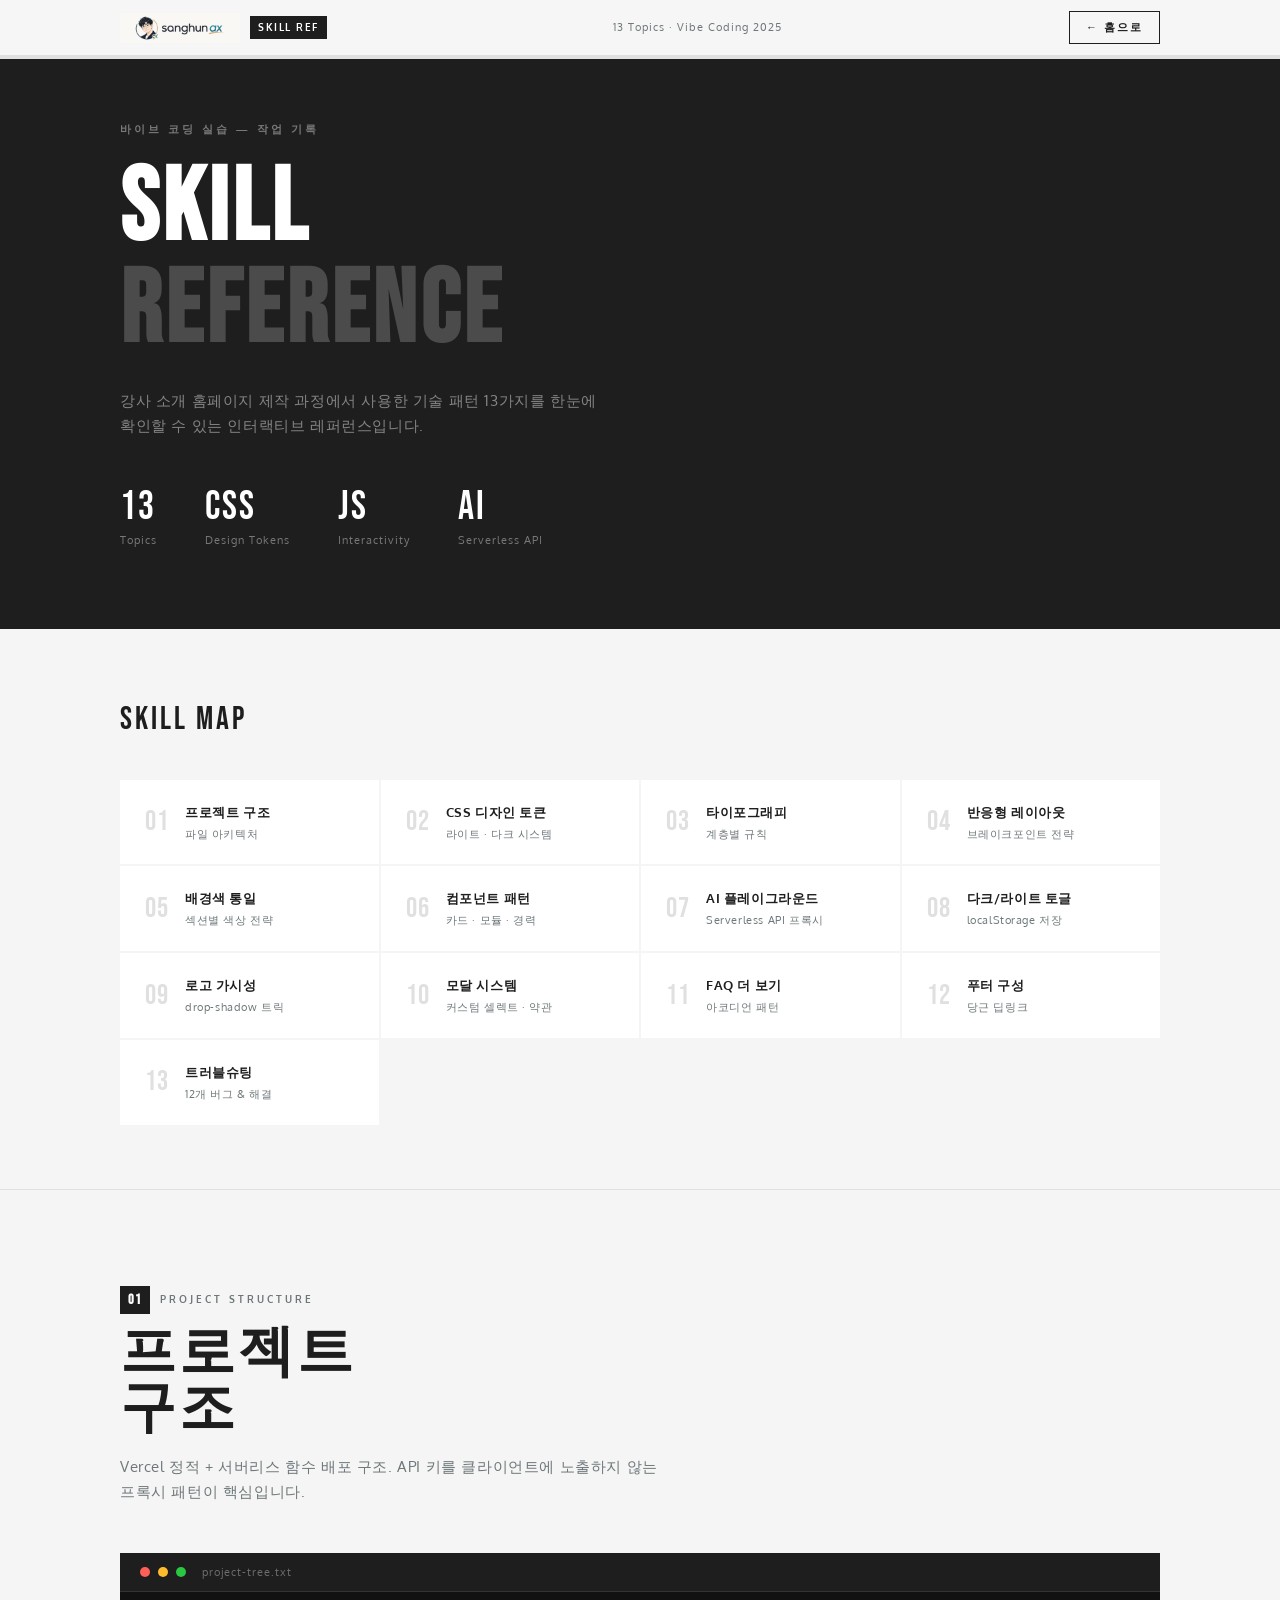
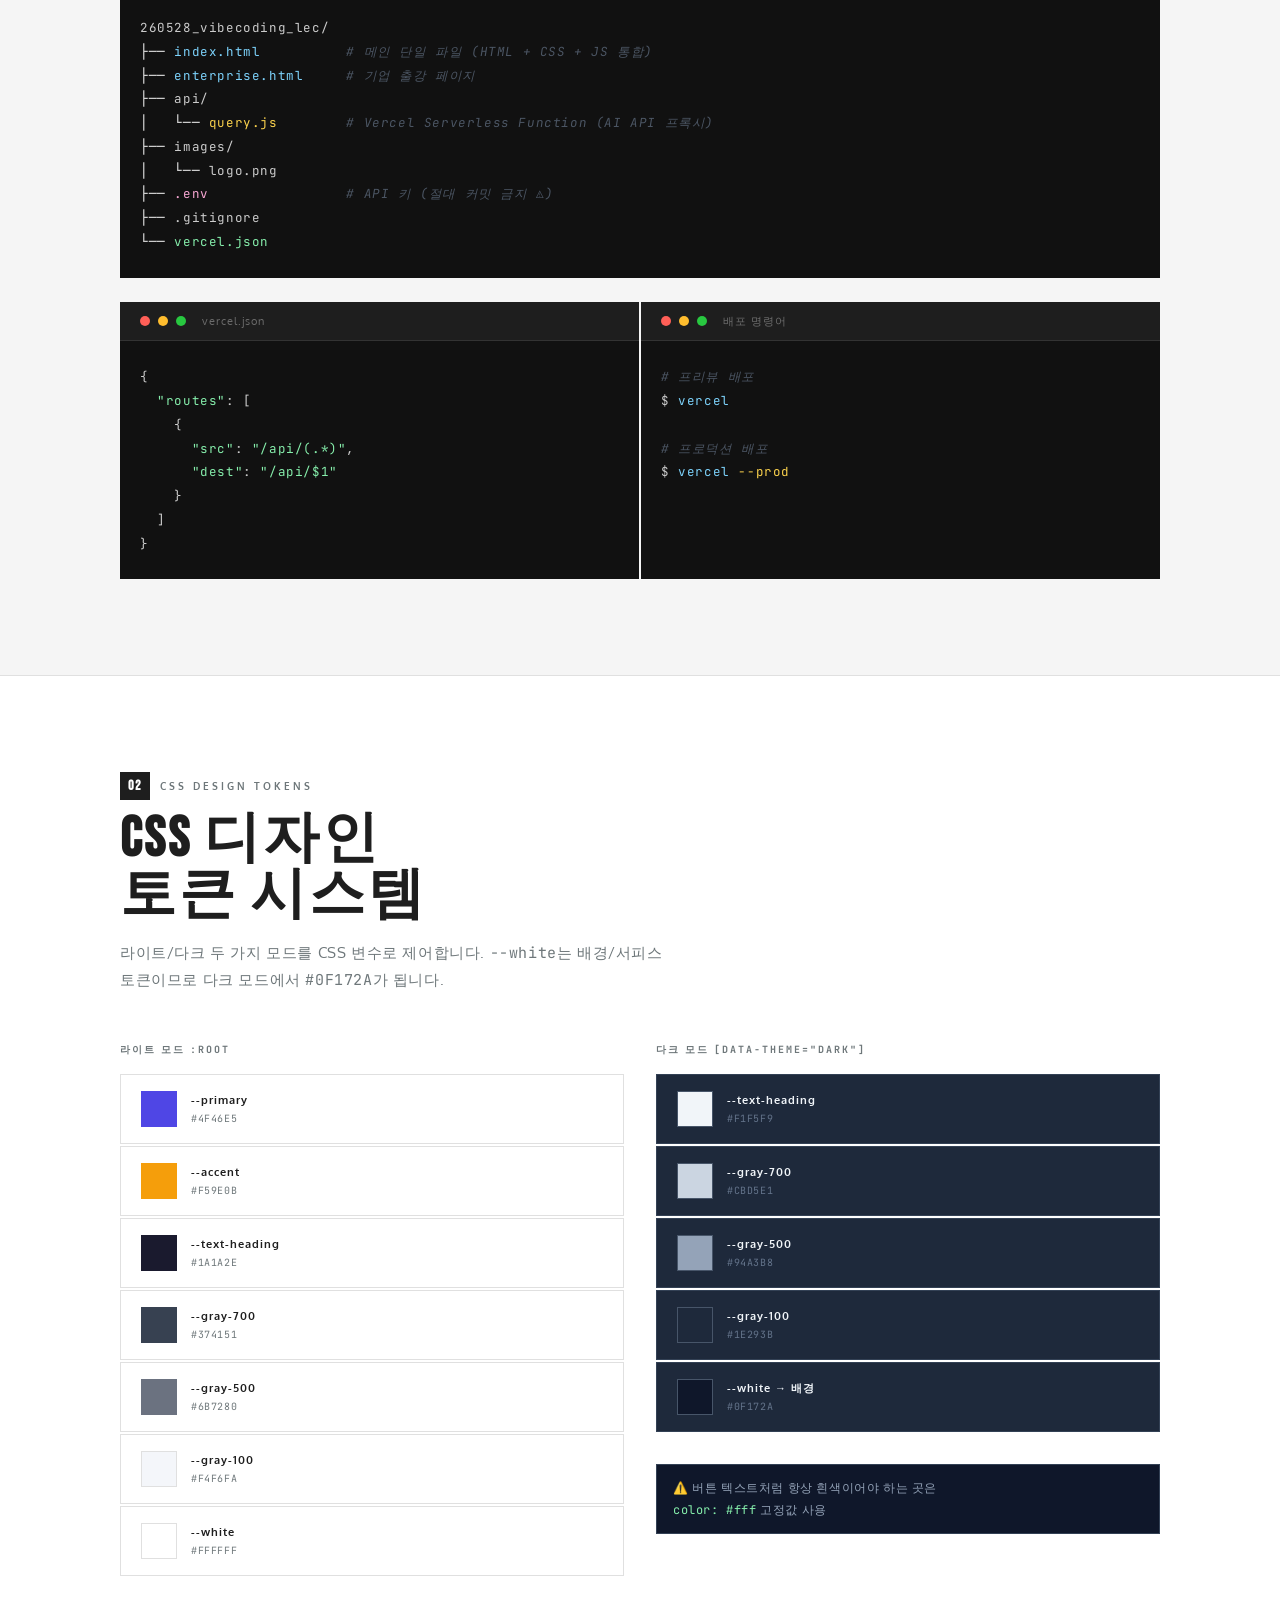
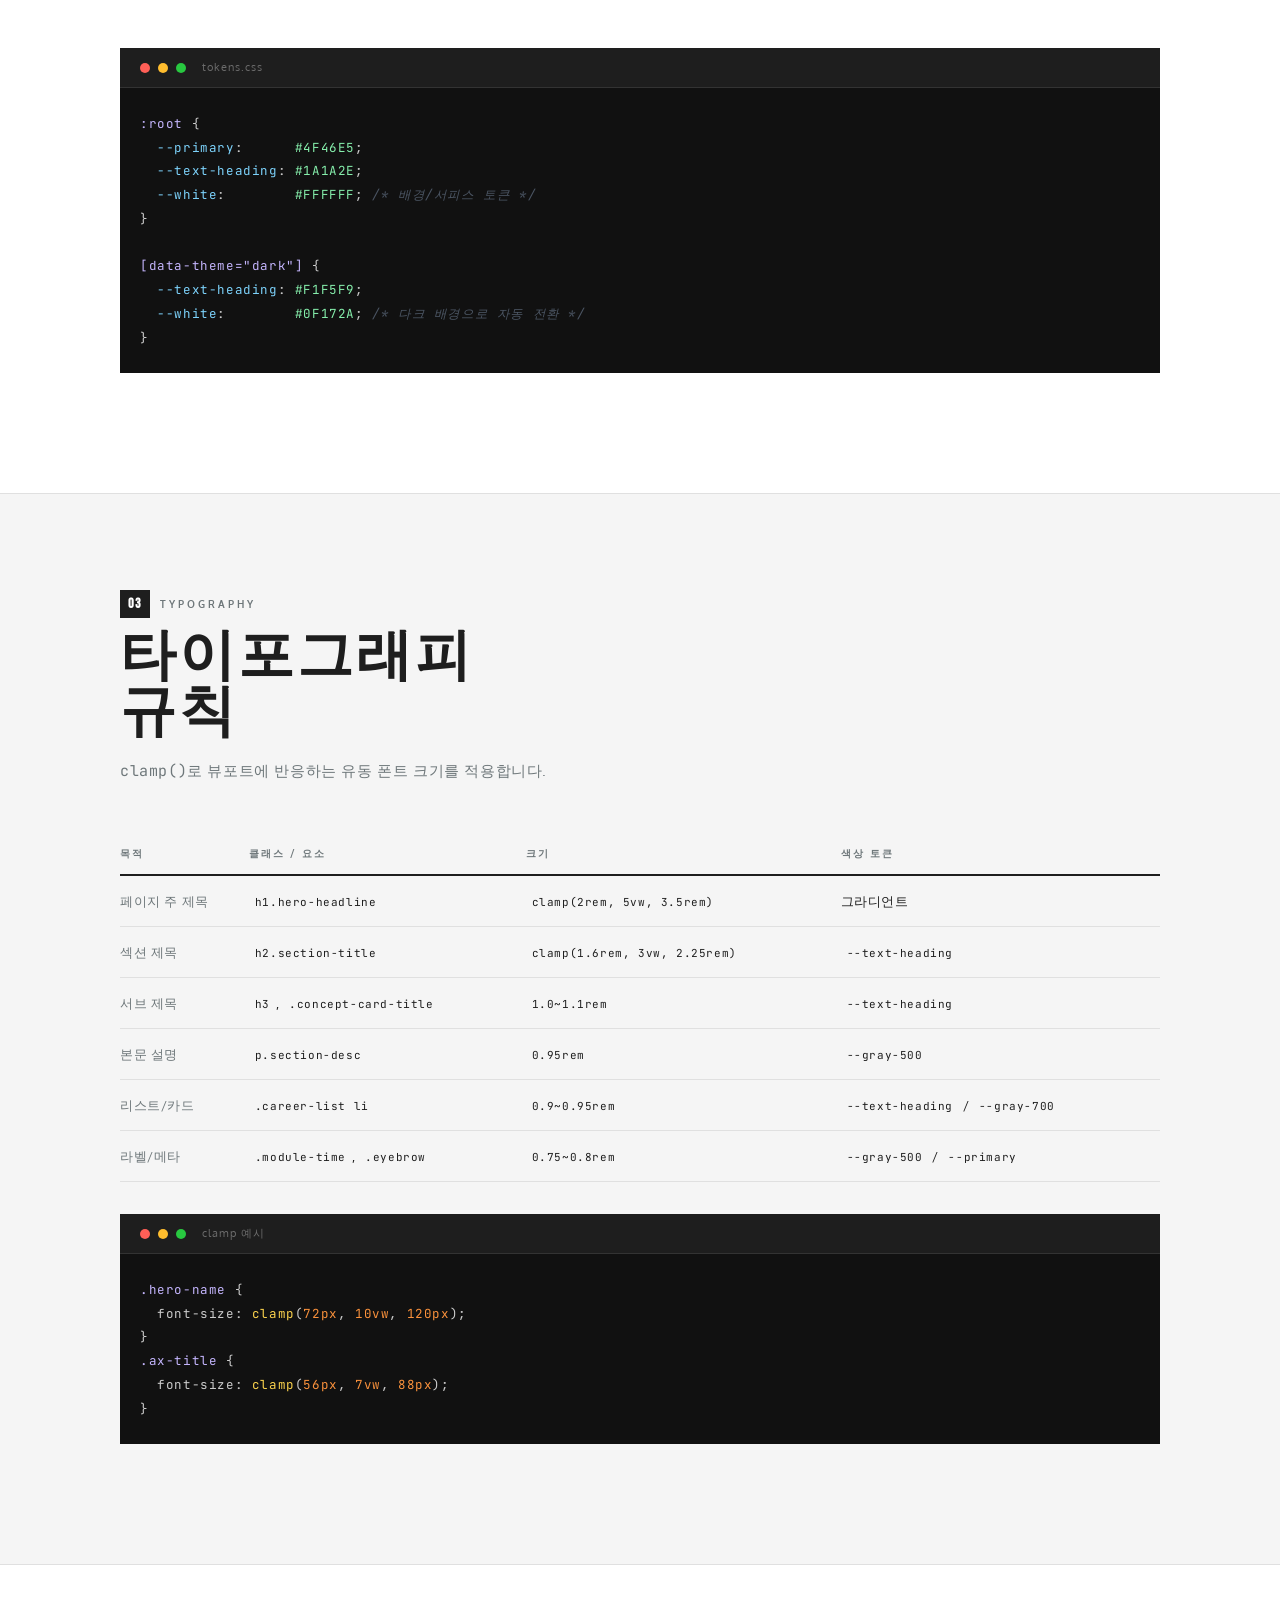
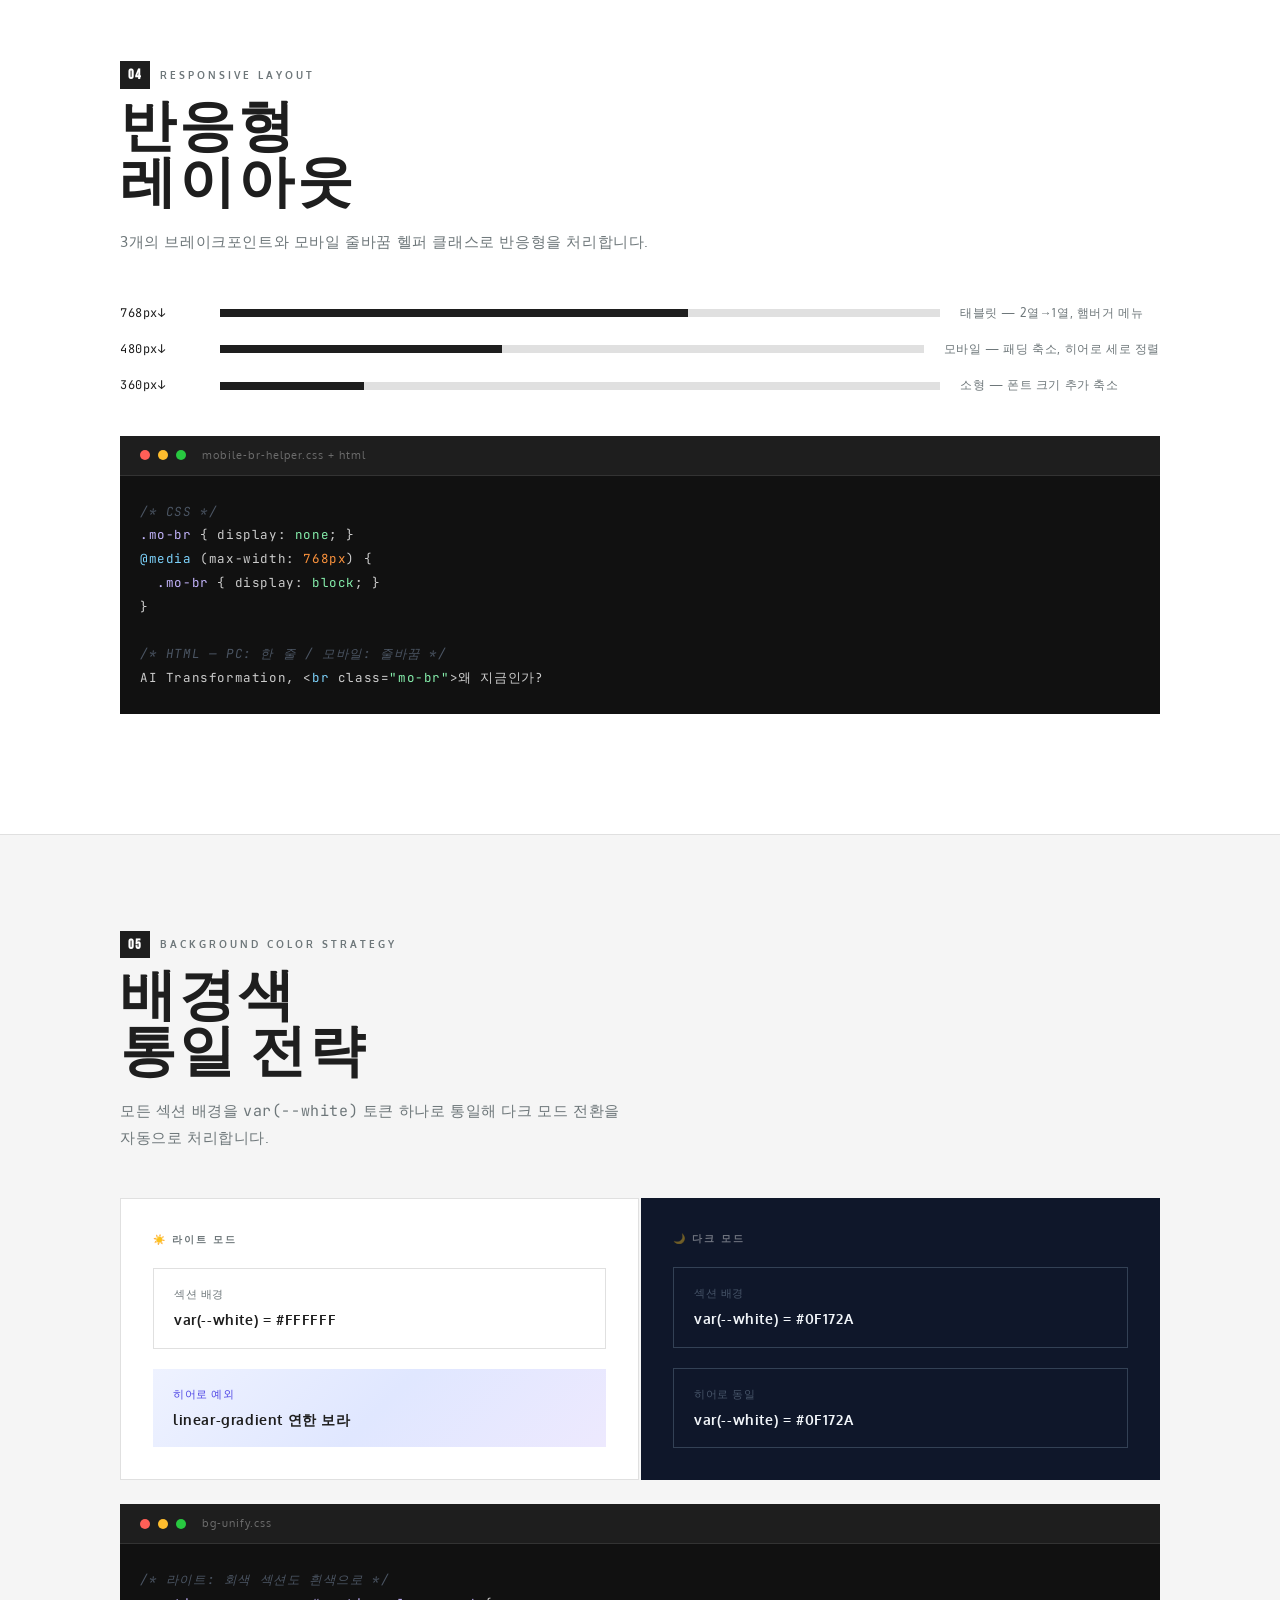
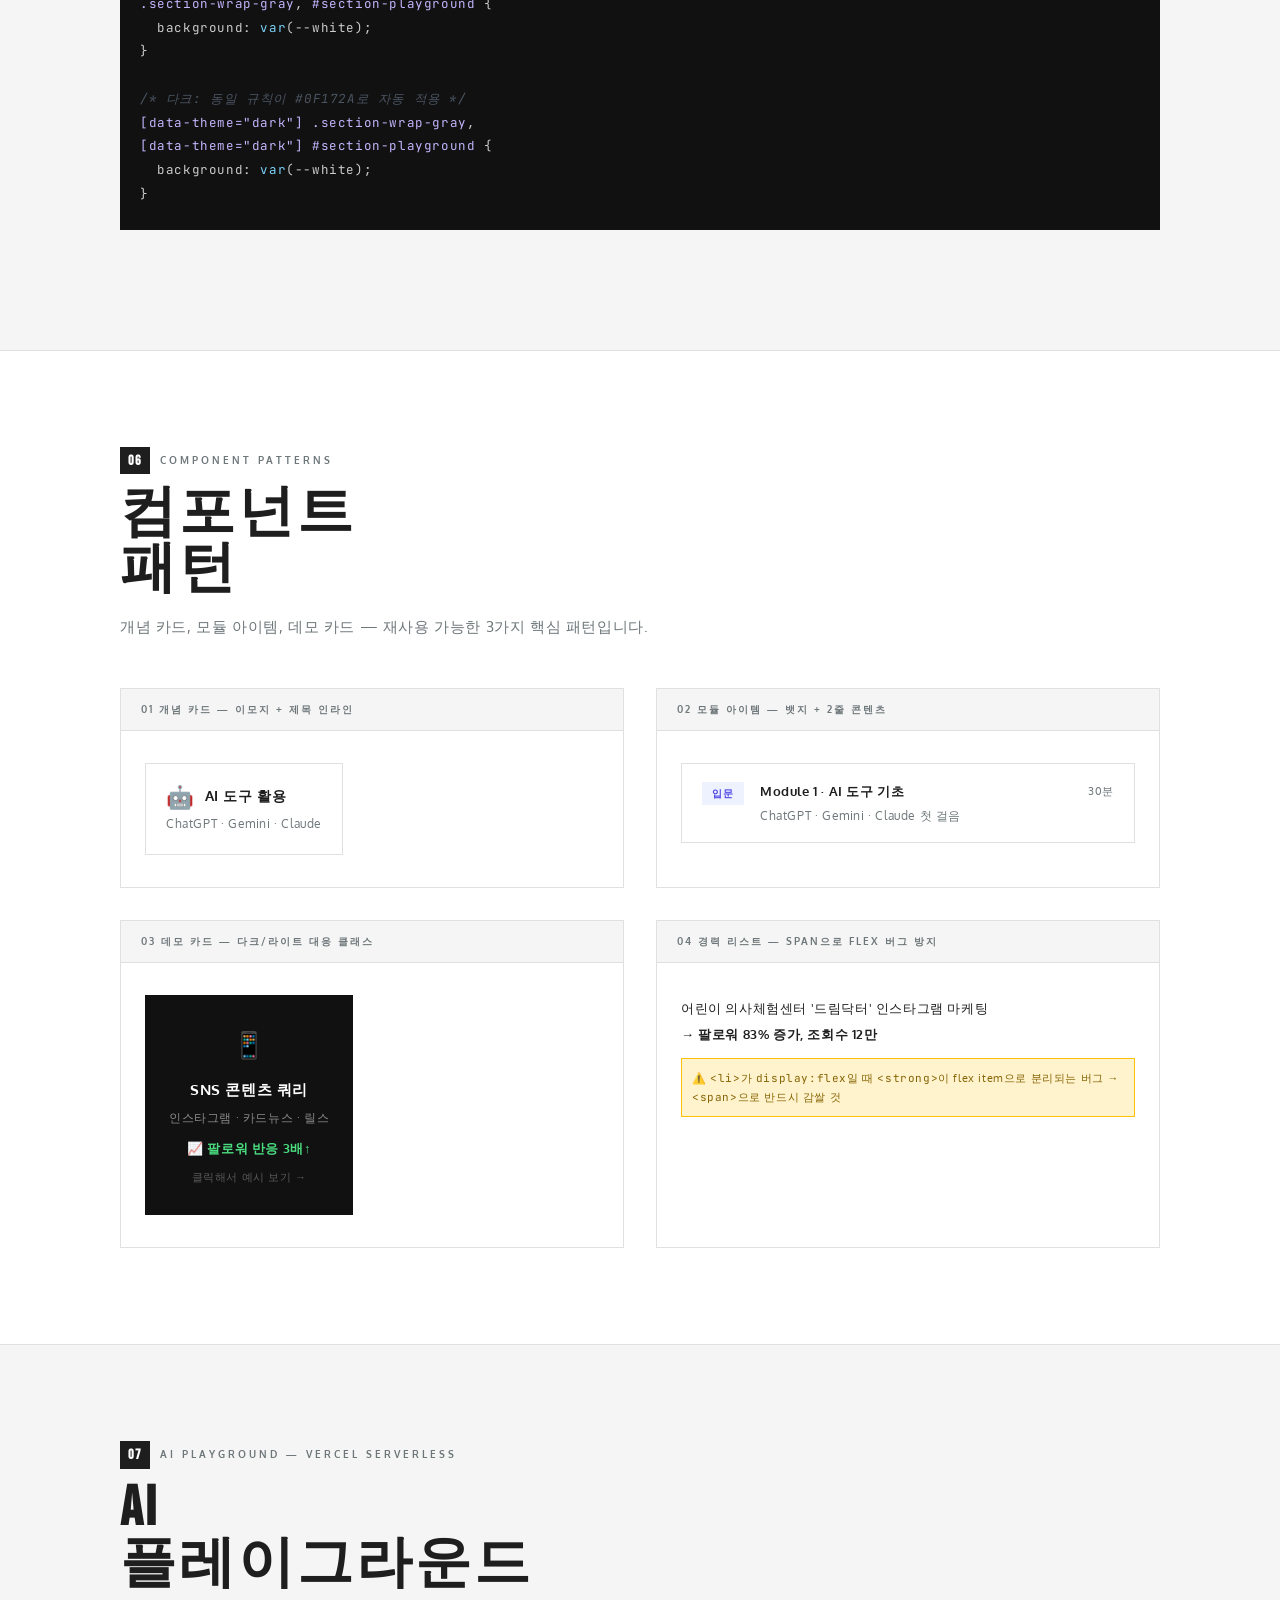
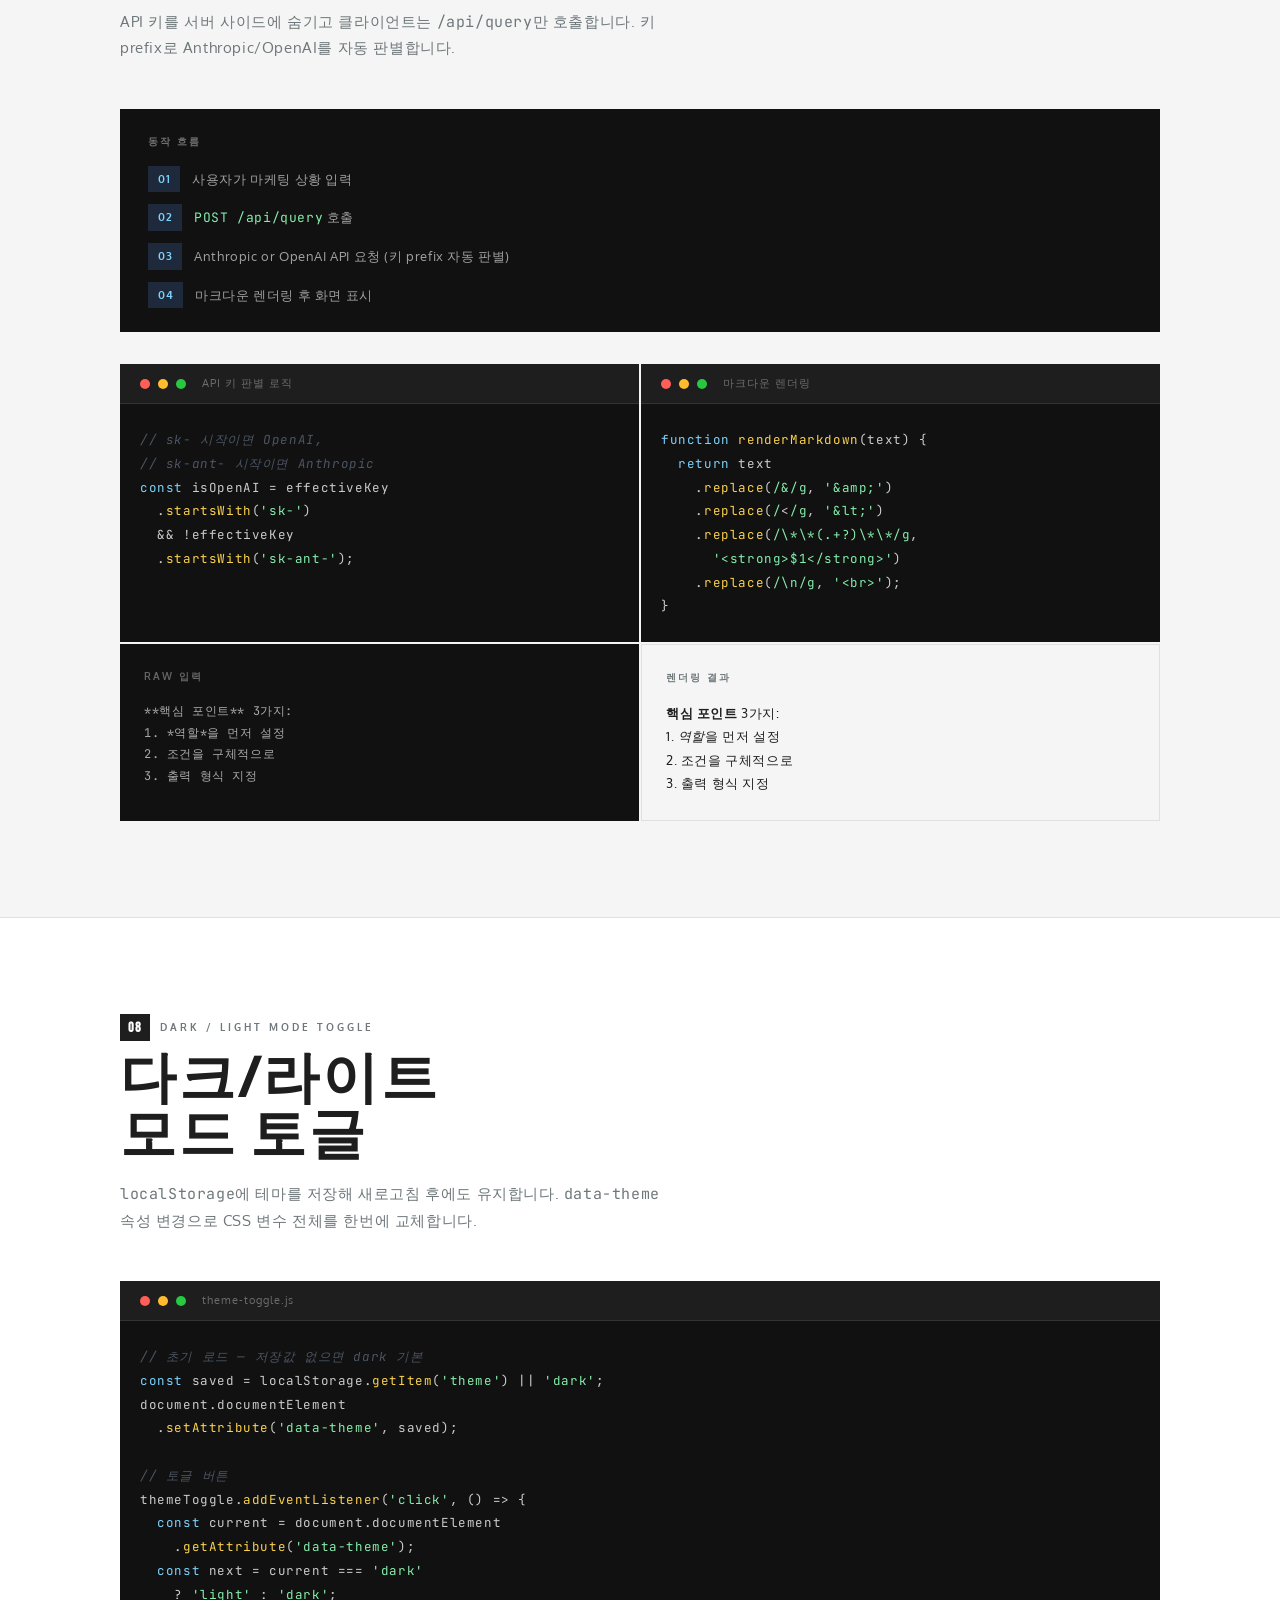
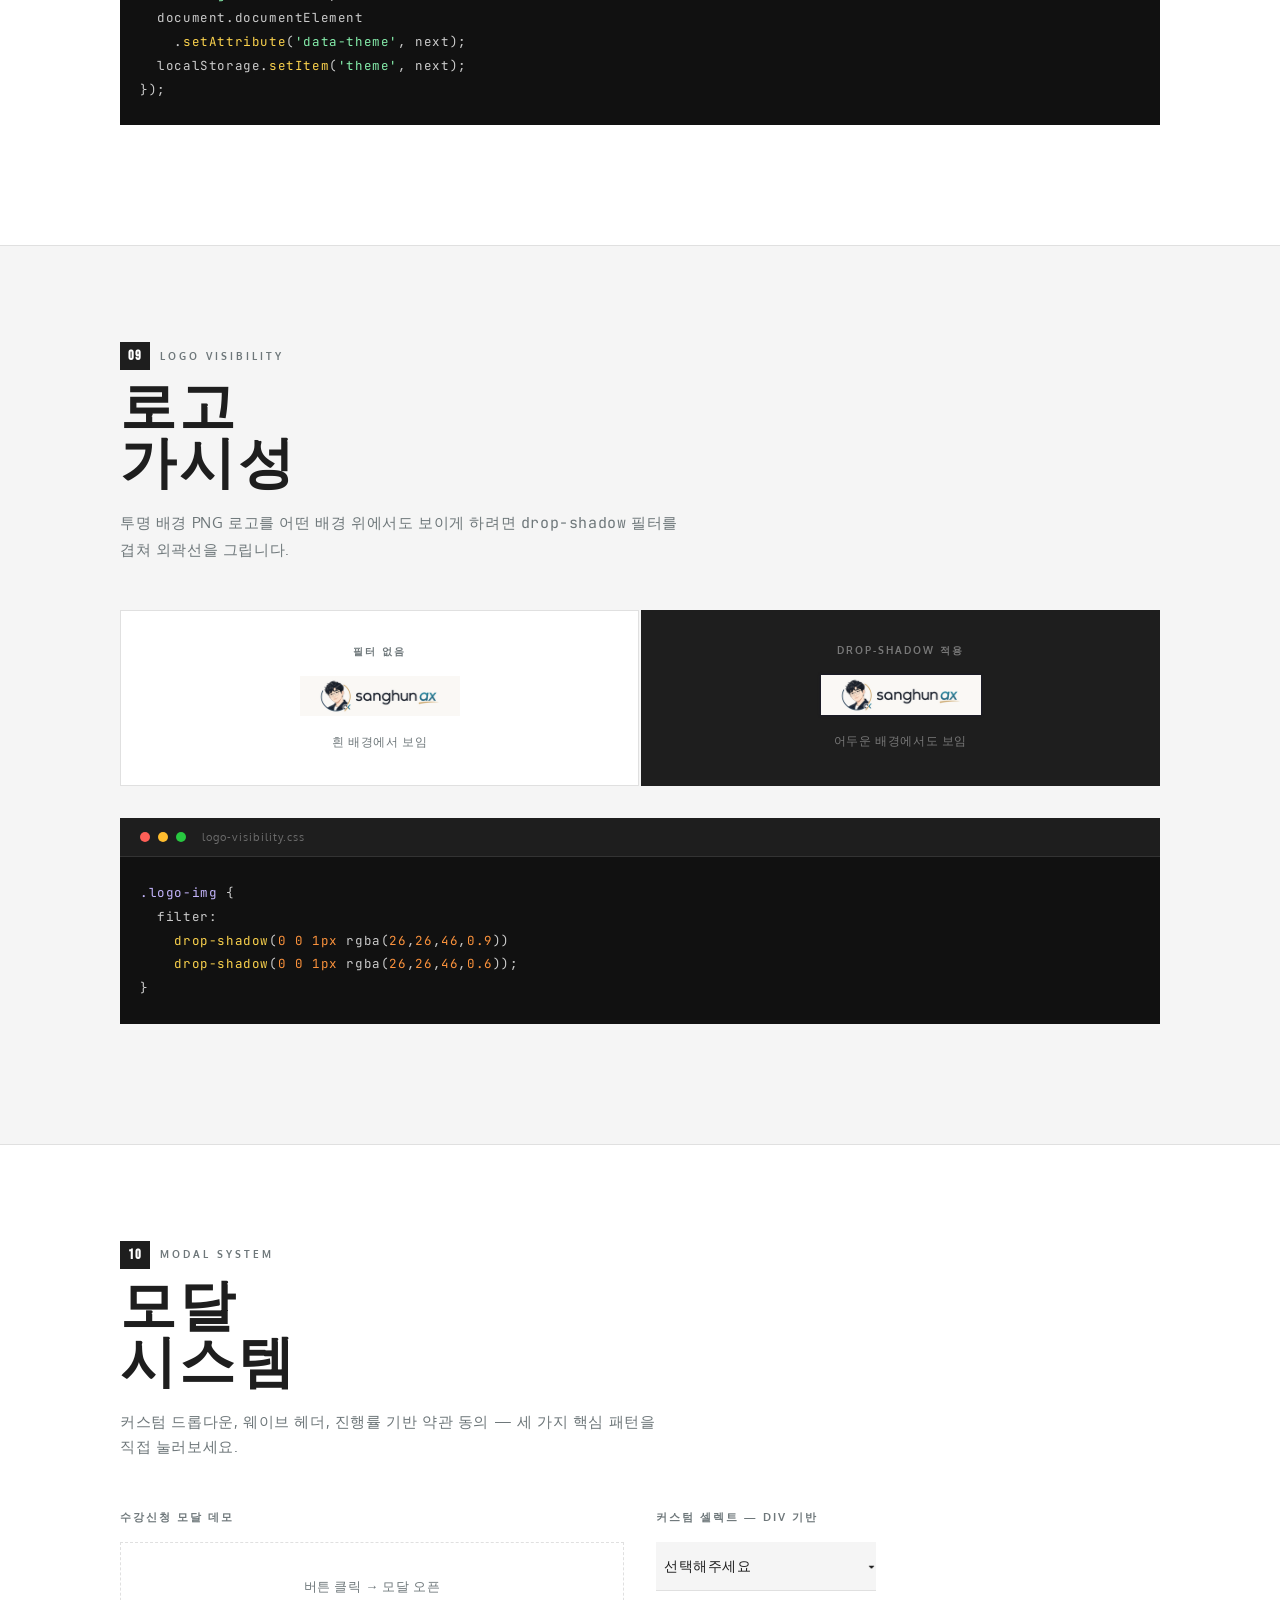
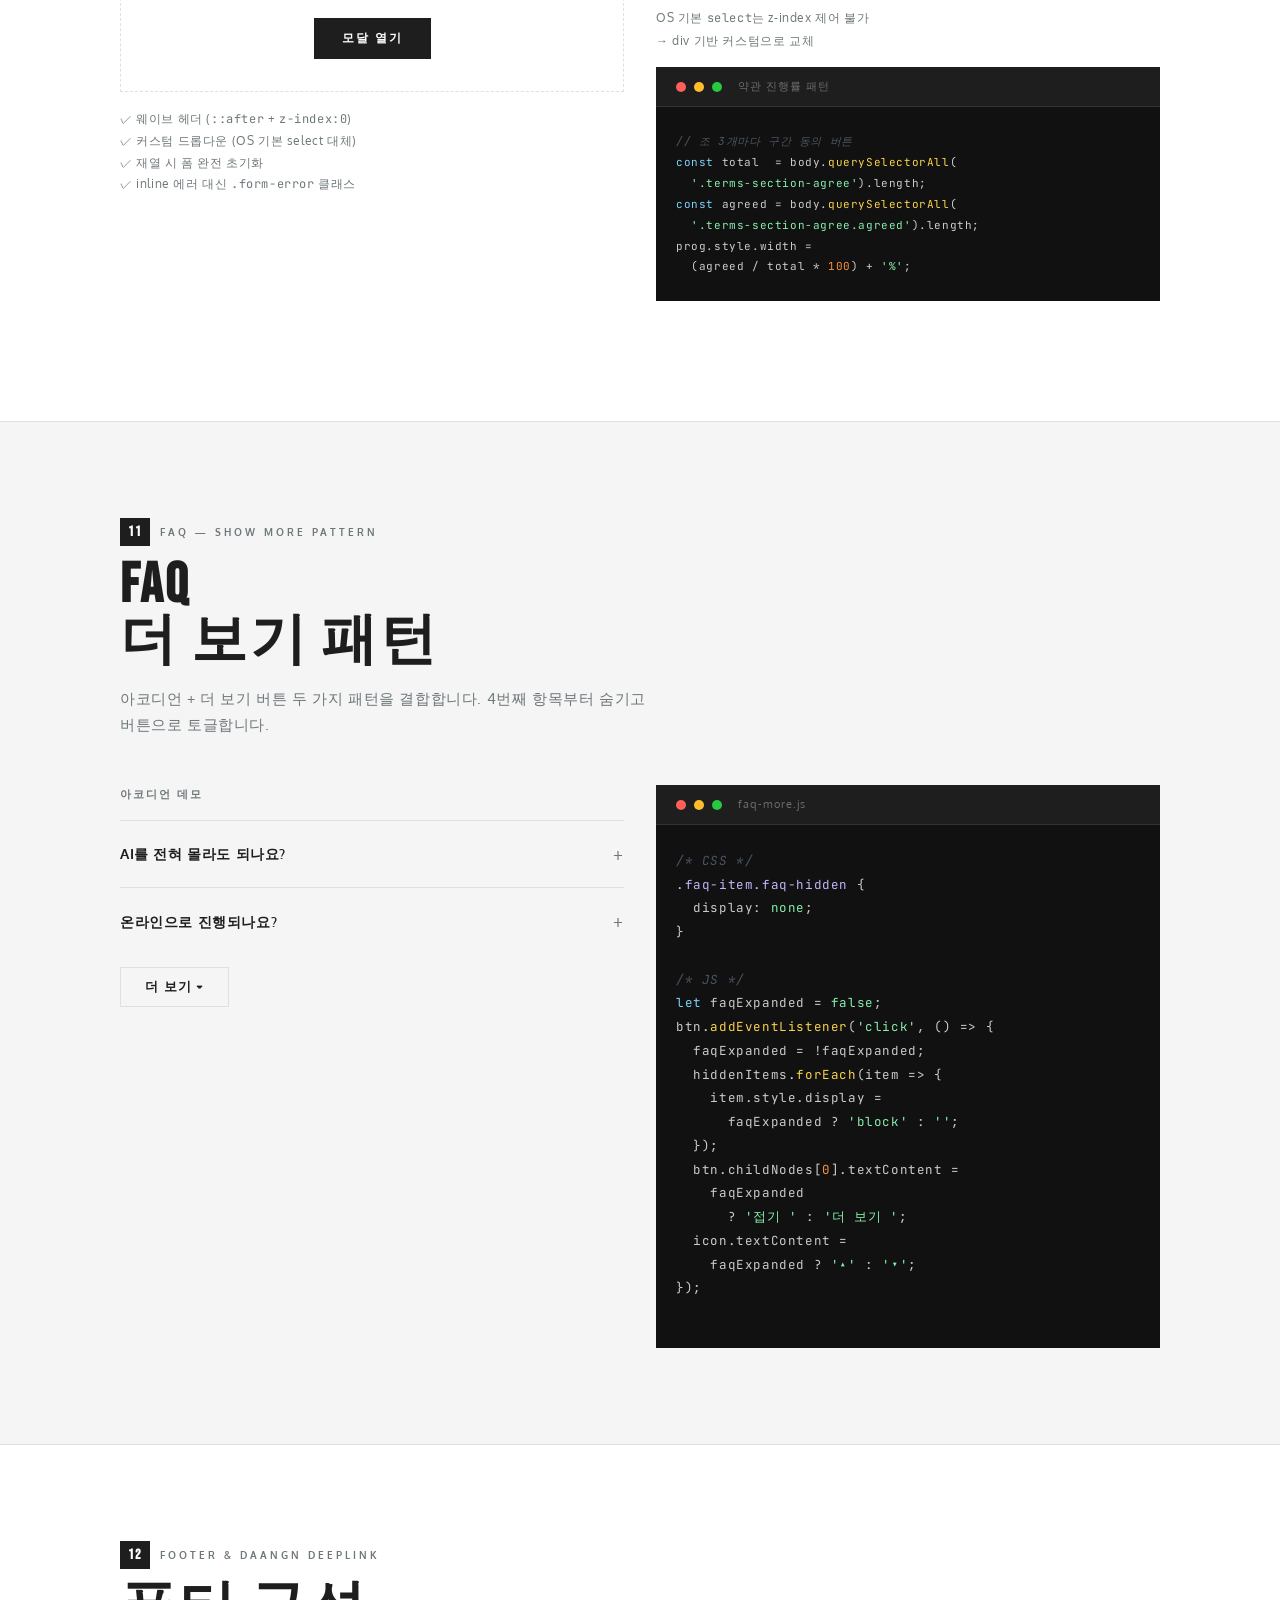
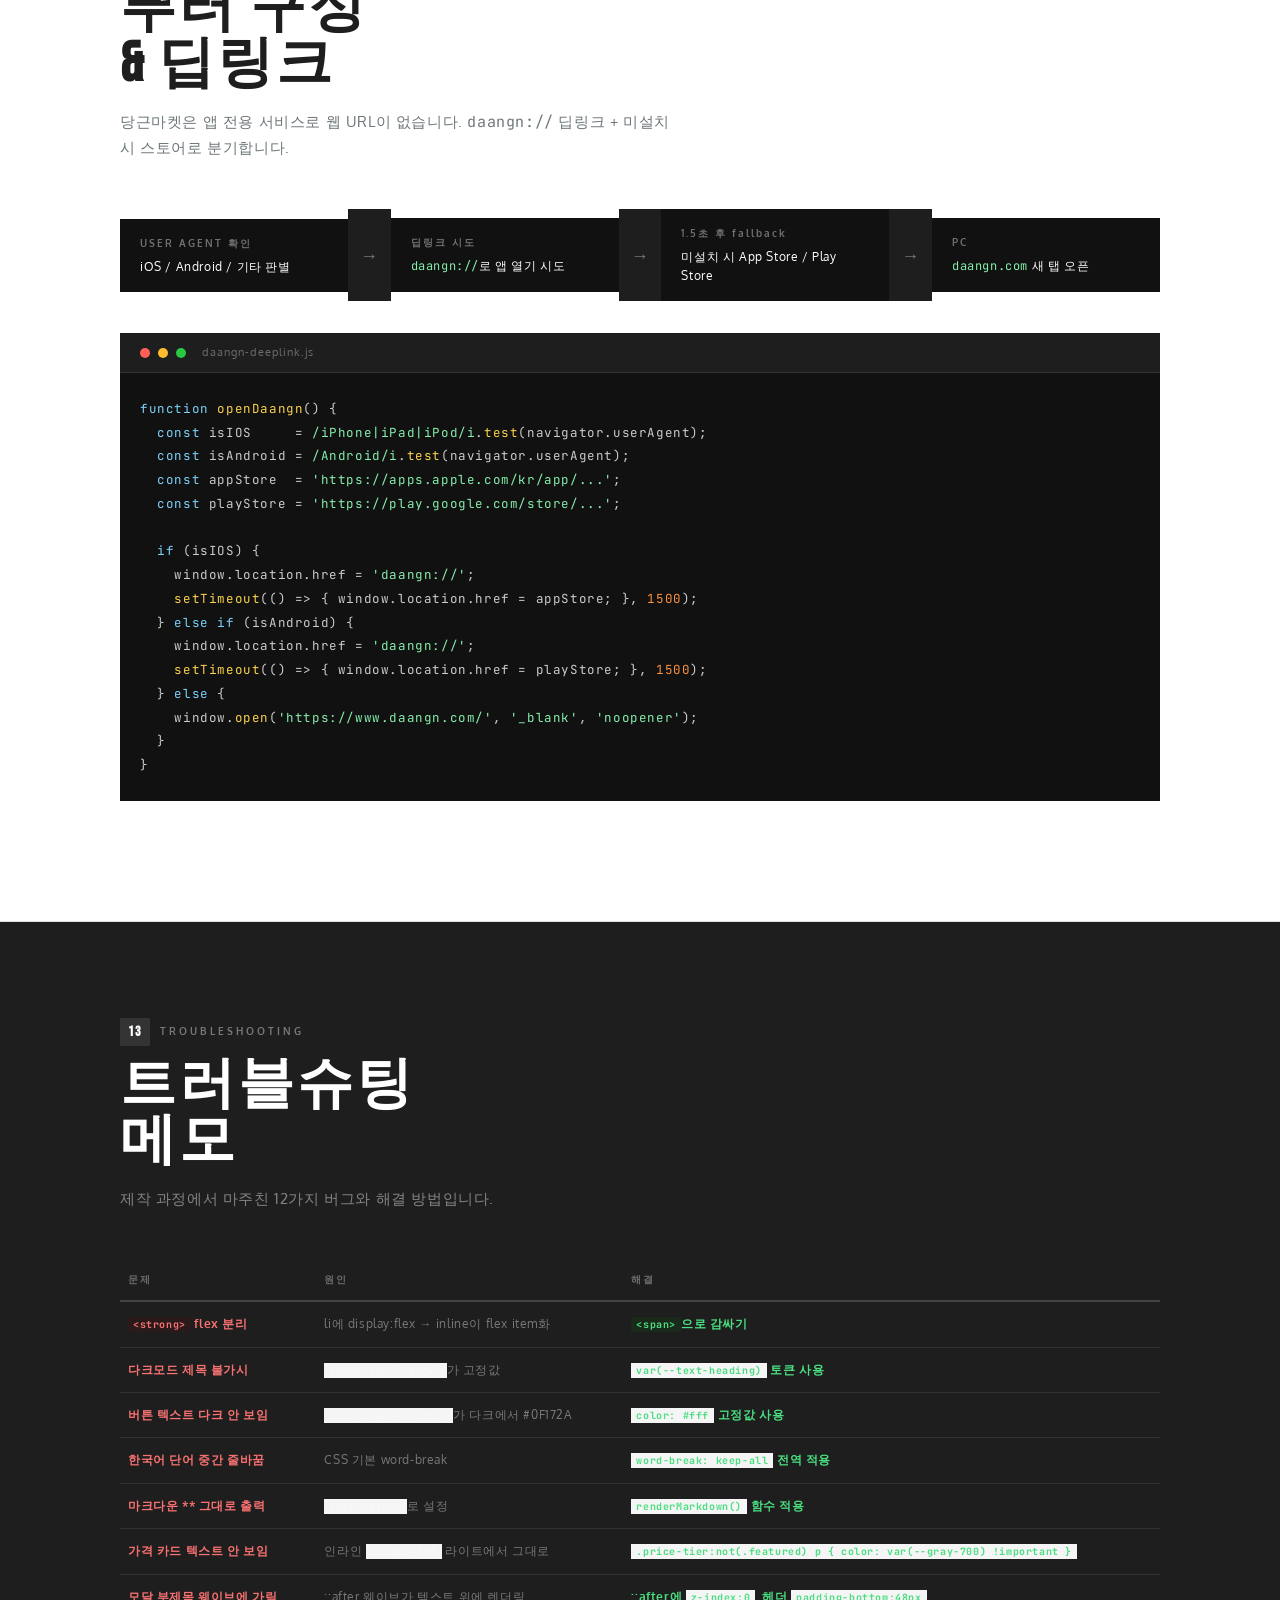
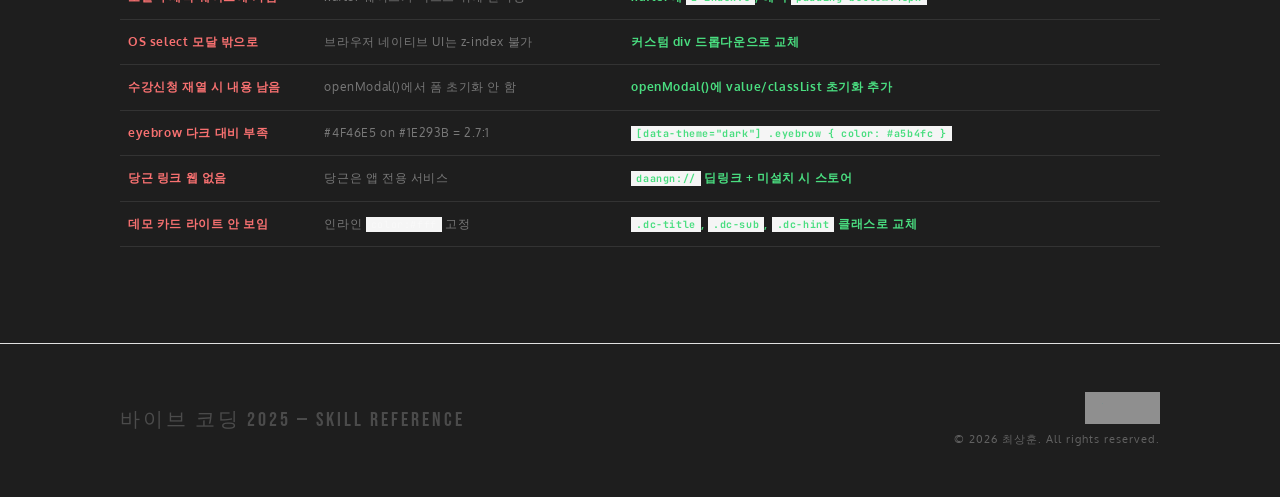
<file: skilltest.html>
<!DOCTYPE html>
<html lang="ko">
<head>
  <meta charset="UTF-8" />
  <meta name="viewport" content="width=device-width, initial-scale=1.0" />
  <link rel="icon" type="image/png" href="assets/favicon.png" />
  <title>바이브 코딩 스킬 레퍼런스 — 최상훈 AX</title>
  <link rel="preconnect" href="https://fonts.googleapis.com" />
  <link rel="preconnect" href="https://fonts.gstatic.com" crossorigin />
  <link href="https://fonts.googleapis.com/css2?family=Bebas+Neue&family=Oxygen:wght@300;400;700&family=JetBrains+Mono:wght@400;700&display=swap" rel="stylesheet" />
  <style>
    *, *::before, *::after { box-sizing: border-box; margin: 0; padding: 0; }
    html { scroll-behavior: smooth; }
    body {
      font-family: 'Oxygen', sans-serif;
      font-size: 15px; line-height: 1.7; letter-spacing: 0.6px;
      color: #6e777a; background: #fff;
      word-break: keep-all; overflow-wrap: break-word;
    }
    img { max-width: 100%; display: block; }
    a   { color: inherit; text-decoration: none; }
    code, pre { font-family: 'JetBrains Mono', 'Courier New', monospace; }

    :root {
      --black:      #1e1e1e;
      --white:      #ffffff;
      --gray-body:  #6e777a;
      --gray-light: #f5f5f5;
      --border:     #e0e0e0;
      --max-w:      1120px;
      --accent:     #4f46e5;
    }

    /* ── Layout ── */
    .wrap { max-width: var(--max-w); margin: 0 auto; padding: 0 40px; }

    /* ── Fade-in ── */
    .fade-up { opacity: 0; transform: translateY(24px); transition: opacity .5s ease, transform .5s ease; }
    .fade-up.visible { opacity: 1; transform: none; }

    /* ══ TOP NAV ══ */
    #topnav {
      position: fixed; top: 0; left: 0; right: 0; z-index: 200;
      height: 56px; background: rgba(255,255,255,0.96);
      border-bottom: 1px solid var(--border);
      display: flex; align-items: center;
    }
    #topnav .wrap {
      display: flex; align-items: center; justify-content: space-between; width: 100%;
    }
    .nav-brand {
      font-family: 'Bebas Neue', sans-serif;
      font-size: 18px; letter-spacing: 3px; color: var(--black);
      display: flex; align-items: center; gap: 10px;
    }
    .nav-badge {
      font-family: 'Oxygen', sans-serif;
      font-size: 10px; font-weight: 700; letter-spacing: 1.5px;
      background: var(--black); color: #fff;
      padding: 3px 8px; text-transform: uppercase;
    }
    .nav-count {
      font-size: 11px; letter-spacing: 1px; color: var(--gray-body);
    }
    .nav-home {
      font-size: 11px; font-weight: 700; letter-spacing: 2px;
      text-transform: uppercase; color: var(--black);
      border: 1.5px solid var(--black); padding: 6px 16px;
    }
    .nav-home:hover { background: var(--black); color: #fff; }

    /* ══ HERO ══ */
    #hero {
      padding: 120px 0 80px;
      background: var(--black);
    }
    .hero-label {
      font-size: 11px; font-weight: 700; letter-spacing: 3px;
      text-transform: uppercase; color: rgba(255,255,255,.4);
      margin-bottom: 20px; display: block;
    }
    .hero-title {
      font-family: 'Bebas Neue', sans-serif;
      font-size: clamp(56px, 8vw, 104px);
      letter-spacing: 4px; line-height: 1;
      color: #fff; margin-bottom: 24px;
    }
    .hero-title em { color: rgba(255,255,255,.2); font-style: normal; }
    .hero-desc { color: rgba(255,255,255,.45); max-width: 520px; margin-bottom: 48px; }
    .hero-stats {
      display: flex; gap: 48px; flex-wrap: wrap;
    }
    .hero-stat-num {
      font-family: 'Bebas Neue', sans-serif;
      font-size: 40px; letter-spacing: 2px; color: #fff; line-height: 1;
    }
    .hero-stat-label {
      font-size: 11px; letter-spacing: 1px; color: rgba(255,255,255,.4);
      margin-top: 4px;
    }

    /* ══ SKILL MAP (TOC) ══ */
    #skill-map { background: var(--gray-light); padding: 64px 0; border-bottom: 1px solid var(--border); }
    .map-title {
      font-family: 'Bebas Neue', sans-serif;
      font-size: 32px; letter-spacing: 3px; color: var(--black);
      margin-bottom: 32px;
    }
    .map-grid {
      display: grid;
      grid-template-columns: repeat(auto-fill, minmax(240px, 1fr));
      gap: 2px;
    }
    .map-item {
      background: #fff; padding: 20px 24px;
      display: flex; align-items: center; gap: 16px;
      border: 1px solid transparent;
      cursor: pointer; transition: border-color .2s, background .2s;
      text-decoration: none;
    }
    .map-item:hover { border-color: var(--black); }
    .map-num {
      font-family: 'Bebas Neue', sans-serif;
      font-size: 28px; letter-spacing: 1px; color: var(--border);
      flex-shrink: 0; line-height: 1;
    }
    .map-info {}
    .map-item-title { font-size: 13px; font-weight: 700; color: var(--black); }
    .map-item-sub   { font-size: 11px; color: var(--gray-body); margin-top: 2px; }

    /* ══ SECTION COMMON ══ */
    .skill-section { padding: 96px 0; border-bottom: 1px solid var(--border); }
    .skill-section:nth-child(even) { background: var(--gray-light); }
    .skill-section:nth-child(odd)  { background: var(--white); }

    .sec-eyebrow {
      font-size: 10px; font-weight: 700; letter-spacing: 3px;
      text-transform: uppercase; color: var(--gray-body);
      margin-bottom: 12px; display: flex; align-items: center; gap: 10px;
    }
    .sec-num {
      font-family: 'Bebas Neue', sans-serif;
      font-size: 14px; letter-spacing: 1px;
      background: var(--black); color: #fff;
      padding: 2px 8px;
    }
    .sec-title {
      font-family: 'Bebas Neue', sans-serif;
      font-size: clamp(36px, 5vw, 56px);
      letter-spacing: 3px; color: var(--black); line-height: 1;
      margin-bottom: 16px;
    }
    .sec-desc { max-width: 560px; margin-bottom: 48px; }

    /* ══ CODE BLOCK ══ */
    .code-block {
      background: #111; border-radius: 0;
      overflow: hidden; margin-bottom: 24px;
    }
    .code-header {
      background: #1e1e1e; padding: 10px 20px;
      display: flex; align-items: center; gap: 8px;
      border-bottom: 1px solid #333;
    }
    .code-dot { width: 10px; height: 10px; border-radius: 50%; }
    .code-dot.r { background: #ff5f57; }
    .code-dot.y { background: #ffbd2e; }
    .code-dot.g { background: #28c840; }
    .code-filename {
      font-size: 11px; color: rgba(255,255,255,.35);
      letter-spacing: 1px; margin-left: 8px;
    }
    .code-body {
      padding: 24px 20px;
      font-size: 12.5px; line-height: 1.9; color: #ccc;
      overflow-x: auto;
    }
    .code-body .kw  { color: #7dd3fc; }
    .code-body .str { color: #86efac; }
    .code-body .cm  { color: #4b5563; font-style: italic; }
    .code-body .hl  { color: #fcd34d; }
    .code-body .pk  { color: #f9a8d4; }
    .code-body .num { color: #fb923c; }
    .code-body .sel { color: #c4b5fd; }

    /* ══ TOKEN TABLE ══ */
    .token-grid {
      display: grid;
      grid-template-columns: repeat(auto-fill, minmax(200px, 1fr));
      gap: 2px; margin-bottom: 32px;
    }
    .token-item {
      border: 1px solid var(--border); padding: 16px 20px;
      display: flex; align-items: center; gap: 14px;
    }
    .token-swatch {
      width: 36px; height: 36px; flex-shrink: 0;
      border: 1px solid var(--border);
    }
    .token-name  { font-size: 11px; font-weight: 700; color: var(--black); letter-spacing: 1px; }
    .token-value { font-family: 'JetBrains Mono', monospace; font-size: 10px; color: var(--gray-body); }

    /* ══ TYPO TABLE ══ */
    .typo-table { width: 100%; border-collapse: collapse; }
    .typo-table th {
      font-size: 10px; font-weight: 700; letter-spacing: 2px;
      text-transform: uppercase; color: var(--gray-body);
      border-bottom: 2px solid var(--black); padding: 12px 0; text-align: left;
    }
    .typo-table td {
      font-size: 13px; color: var(--black);
      border-bottom: 1px solid var(--border);
      padding: 14px 0 14px 0; vertical-align: top;
    }
    .typo-table td:first-child { color: var(--gray-body); }
    .typo-table code { font-size: 11px; background: var(--gray-light); padding: 2px 6px; }

    /* ══ BREAKPOINT VIZ ══ */
    .bp-bars { display: flex; flex-direction: column; gap: 16px; }
    .bp-bar  { display: flex; align-items: center; gap: 20px; }
    .bp-label { font-family: 'JetBrains Mono', monospace; font-size: 12px; color: var(--black); min-width: 80px; }
    .bp-track { flex: 1; height: 8px; background: var(--border); position: relative; }
    .bp-fill  { height: 100%; background: var(--black); }
    .bp-desc  { font-size: 12px; color: var(--gray-body); min-width: 200px; }

    /* ══ COMPONENT CARDS ══ */
    .comp-grid { display: grid; grid-template-columns: 1fr 1fr; gap: 32px; }
    .comp-card { border: 1px solid var(--border); }
    .comp-card-label {
      font-size: 10px; font-weight: 700; letter-spacing: 2px;
      text-transform: uppercase; color: var(--gray-body);
      padding: 12px 20px; border-bottom: 1px solid var(--border);
      background: var(--gray-light);
    }
    .comp-preview { padding: 32px 24px; }

    /* live concept-card preview */
    .preview-concept-card {
      border: 1px solid var(--border); padding: 20px;
      display: inline-block;
    }
    .preview-concept-header { display: flex; align-items: center; gap: 10px; margin-bottom: 6px; }
    .preview-concept-icon  { font-size: 1.4rem; line-height: 1; }
    .preview-concept-title { font-size: 14px; font-weight: 700; color: var(--black); }
    .preview-concept-desc  { font-size: 12px; color: var(--gray-body); }

    /* live module-item preview */
    .preview-module-item {
      display: flex; align-items: flex-start; gap: 16px;
      border: 1px solid var(--border); padding: 16px 20px;
    }
    .preview-module-badge {
      font-size: 10px; font-weight: 700; letter-spacing: 1px;
      padding: 3px 10px; flex-shrink: 0; margin-top: 2px;
      background: #EEF2FF; color: #4F46E5;
    }
    .preview-module-header { display: flex; justify-content: space-between; align-items: center; gap: 16px; margin-bottom: 4px; }
    .preview-module-title  { font-size: 13px; font-weight: 700; color: var(--black); }
    .preview-module-time   { font-size: 11px; color: var(--gray-body); flex-shrink: 0; }
    .preview-module-sub    { font-size: 12px; color: var(--gray-body); }

    /* ══ DEMO CARD preview ══ */
    .demo-card-preview {
      background: #111; color: #fff;
      padding: 28px 24px; text-align: center;
      display: inline-block; min-width: 200px;
    }
    .dc-title { font-size: 15px; font-weight: 700; color: #fff; margin-bottom: 6px; }
    .dc-sub   { font-size: 12px; color: rgba(255,255,255,.5); margin-bottom: 10px; }
    .dc-hint  { font-size: 11px; color: rgba(255,255,255,.3); }

    /* ══ DARK/LIGHT TOGGLE DEMO ══ */
    .theme-demo {
      display: grid; grid-template-columns: 1fr 1fr; gap: 2px;
    }
    .theme-panel {
      padding: 32px; display: flex; flex-direction: column; gap: 12px;
    }
    .theme-panel.light { background: #fff; border: 1px solid var(--border); }
    .theme-panel.dark  { background: #0f172a; }
    .theme-panel-label {
      font-size: 10px; font-weight: 700; letter-spacing: 2px;
      text-transform: uppercase; margin-bottom: 8px;
    }
    .theme-panel.light .theme-panel-label { color: var(--gray-body); }
    .theme-panel.dark  .theme-panel-label { color: rgba(255,255,255,.4); }
    .theme-swatch { display: flex; flex-direction: column; gap: 4px; }
    .ts-row { display: flex; align-items: center; gap: 10px; }
    .ts-box { width: 28px; height: 28px; border: 1px solid rgba(0,0,0,.1); flex-shrink: 0; }
    .ts-info { font-size: 11px; }

    /* ══ MARKDOWN RENDER DEMO ══ */
    .md-demo {
      display: grid; grid-template-columns: 1fr 1fr; gap: 2px;
    }
    .md-panel { padding: 24px; }
    .md-panel.input  { background: #111; }
    .md-panel.output { background: var(--gray-light); border: 1px solid var(--border); }
    .md-panel-label {
      font-size: 10px; font-weight: 700; letter-spacing: 2px;
      text-transform: uppercase; margin-bottom: 16px;
    }
    .md-panel.input  .md-panel-label { color: rgba(255,255,255,.35); }
    .md-panel.output .md-panel-label { color: var(--gray-body); }
    .md-raw  { font-family: 'JetBrains Mono', monospace; font-size: 12px; color: #aaa; line-height: 1.8; }
    .md-rendered { font-size: 13px; color: var(--black); line-height: 1.8; }

    /* ══ FAQ DEMO ══ */
    .faq-demo-item { border-top: 1px solid var(--border); }
    .faq-demo-item:last-child { border-bottom: 1px solid var(--border); }
    .faq-demo-q {
      display: flex; justify-content: space-between; align-items: center;
      padding: 18px 0; cursor: pointer; gap: 16px;
    }
    .faq-demo-q span { font-size: 14px; color: var(--black); font-weight: 700; }
    .faq-demo-toggle {
      font-size: 18px; color: var(--gray-body); flex-shrink: 0;
      transition: transform .3s;
    }
    .faq-demo-item.open .faq-demo-toggle { transform: rotate(45deg); }
    .faq-demo-a {
      font-size: 13px; color: var(--gray-body); line-height: 1.8;
      max-height: 0; overflow: hidden; transition: max-height .4s ease, padding .3s;
    }
    .faq-demo-item.open .faq-demo-a { max-height: 200px; padding-bottom: 18px; }

    /* ══ MODAL DEMO ══ */
    .modal-trigger-area {
      border: 1px dashed var(--border); padding: 32px;
      text-align: center;
    }
    .btn-demo {
      display: inline-block;
      font-family: 'Oxygen', sans-serif;
      font-size: 12px; font-weight: 700; letter-spacing: 2px;
      text-transform: uppercase;
      padding: 12px 28px; cursor: pointer; border: none;
      background: var(--black); color: #fff;
    }
    .btn-demo:hover { background: #333; }
    .modal-overlay {
      display: none; position: fixed; inset: 0;
      background: rgba(0,0,0,.65); z-index: 900;
      align-items: center; justify-content: center;
    }
    .modal-overlay.open { display: flex; }
    .modal-box {
      background: #fff; width: 480px; max-width: 90vw;
      max-height: 80vh; overflow: auto;
    }
    .modal-head {
      background: var(--black); padding: 32px;
      position: relative; overflow: hidden;
      padding-bottom: 48px;
    }
    .modal-head::after {
      content: '';
      position: absolute; bottom: -20px; left: -10%; right: -10%;
      height: 40px;
      background: #fff;
      transform: skewY(-2deg);
      z-index: 0;
    }
    .modal-head-title {
      font-family: 'Bebas Neue', sans-serif;
      font-size: 28px; letter-spacing: 2px; color: #fff;
      position: relative; z-index: 1;
    }
    .modal-head-sub {
      font-size: 12px; color: rgba(255,255,255,.5);
      position: relative; z-index: 1; margin-top: 6px;
    }
    .modal-body { padding: 32px; }
    .modal-form-group { margin-bottom: 16px; display: flex; flex-direction: column; gap: 6px; }
    .modal-form-group label {
      font-size: 10px; font-weight: 700; letter-spacing: 2px;
      text-transform: uppercase; color: var(--gray-body);
    }
    .modal-form-group input {
      font-family: 'Oxygen', sans-serif; font-size: 14px;
      color: var(--black); background: var(--gray-light);
      border: none; border-bottom: 1.5px solid var(--border);
      padding: 10px 0; outline: none;
    }
    .modal-form-group input:focus { border-bottom-color: var(--black); }
    .modal-close-btn {
      width: 100%; padding: 14px;
      background: var(--black); color: #fff;
      font-family: 'Oxygen', sans-serif;
      font-size: 12px; font-weight: 700; letter-spacing: 2px;
      text-transform: uppercase; border: none; cursor: pointer;
      margin-top: 8px;
    }

    /* ══ DEEPLINK VIZ ══ */
    .deeplink-flow {
      display: flex; align-items: center; gap: 0; flex-wrap: wrap;
    }
    .dl-step {
      background: #111; color: #fff;
      padding: 16px 20px; flex: 1; min-width: 150px;
      font-size: 12px; line-height: 1.6;
    }
    .dl-step strong { display: block; font-size: 10px; letter-spacing: 2px; color: rgba(255,255,255,.4); margin-bottom: 6px; }
    .dl-arrow {
      background: var(--black); color: rgba(255,255,255,.4);
      font-size: 18px; padding: 16px 12px; align-self: stretch;
      display: flex; align-items: center;
    }

    /* ══ FOOTER ══ */
    #foot {
      background: var(--black); padding: 48px 0;
    }
    #foot .wrap {
      display: flex; justify-content: space-between; align-items: center; flex-wrap: wrap; gap: 16px;
    }
    .foot-left {
      font-family: 'Bebas Neue', sans-serif;
      font-size: 20px; letter-spacing: 3px; color: rgba(255,255,255,.2);
    }
    .foot-right { font-size: 11px; color: rgba(255,255,255,.3); letter-spacing: 1px; }

    /* ══ RESPONSIVE ══ */
    @media (max-width: 768px) {
      .wrap { padding: 0 20px; }
      .comp-grid { grid-template-columns: 1fr; }
      .md-demo   { grid-template-columns: 1fr; }
      .theme-demo{ grid-template-columns: 1fr; }
      .hero-stats { gap: 28px; }
      .deeplink-flow { flex-direction: column; }
      .dl-arrow { display: none; }
    }

    /* ══ PROGRESS BAR ══ */
    #progress-bar {
      position: fixed; top: 56px; left: 0; right: 0;
      height: 3px; background: var(--border); z-index: 199;
    }
    #progress-fill { height: 100%; background: var(--black); width: 0%; transition: width .1s; }

    /* ══ SCROLL-TO-TOP ══ */
    #scroll-top {
      position: fixed; bottom: 32px; right: 32px; z-index: 300;
      width: 44px; height: 44px;
      background: var(--black); color: #fff;
      display: flex; align-items: center; justify-content: center;
      font-size: 18px; cursor: pointer;
      opacity: 0; transform: translateY(12px);
      transition: opacity .3s, transform .3s;
    }
    #scroll-top.show { opacity: 1; transform: none; }

    /* troubleshooting table */
    .ts-table { width: 100%; border-collapse: collapse; }
    .ts-table th {
      font-size: 10px; font-weight: 700; letter-spacing: 2px; text-transform: uppercase;
      color: var(--gray-body); border-bottom: 2px solid var(--black);
      padding: 12px 8px; text-align: left;
    }
    .ts-table td {
      font-size: 12px; color: var(--black);
      border-bottom: 1px solid var(--border);
      padding: 12px 8px; vertical-align: top;
    }
    .ts-table td:first-child { color: #dc2626; font-weight: 700; }
    .ts-table td:nth-child(2) { color: var(--gray-body); }
    .ts-table td:last-child { color: #16a34a; font-weight: 700; }
    .ts-table code { font-size: 10px; background: var(--gray-light); padding: 1px 5px; }

    /* custom select preview */
    .custom-select-wrap { position: relative; width: 220px; }
    .custom-select-display {
      border: none; border-bottom: 1.5px solid var(--border);
      padding: 12px 0; font-size: 14px; color: var(--black);
      cursor: pointer; user-select: none;
      display: flex; justify-content: space-between; align-items: center;
      background: var(--gray-light); padding-left: 8px;
    }
    .custom-select-display.open { border-bottom-color: var(--black); }
    .custom-select-dropdown {
      display: none; position: absolute; top: 100%; left: 0; right: 0;
      background: #fff; border: 1px solid var(--border); z-index: 10;
    }
    .custom-select-dropdown.open { display: block; }
    .custom-select-option {
      padding: 10px 12px; font-size: 13px; color: var(--black); cursor: pointer;
    }
    .custom-select-option:hover { background: var(--gray-light); }

    /* faq more btn */
    .faq-more-btn-demo {
      margin-top: 12px; font-size: 13px; font-weight: 700;
      color: var(--black); cursor: pointer;
      border: 1px solid var(--border); padding: 10px 24px;
      background: transparent; letter-spacing: 1px;
    }
    .faq-more-btn-demo:hover { background: var(--black); color: #fff; border-color: var(--black); }
  </style>
</head>
<body>

  <!-- Progress Bar -->
  <div id="progress-bar"><div id="progress-fill"></div></div>

  <!-- Scroll Top -->
  <div id="scroll-top" title="맨 위로">↑</div>

  <!-- ══ TOP NAV ══ -->
  <nav id="topnav">
    <div class="wrap">
      <div class="nav-brand">
        <img src="assets/sanghun-ax-logo-header.webp" alt="sanghun ax" style="height:30px;width:auto;" />
        <span class="nav-badge">Skill Ref</span>
      </div>
      <span class="nav-count">13 Topics · Vibe Coding 2025</span>
      <a href="index.html" class="nav-home">← 홈으로</a>
    </div>
  </nav>


  <!-- ══ HERO ══ -->
  <section id="hero">
    <div class="wrap">
      <span class="hero-label">바이브 코딩 실습 — 작업 기록</span>
      <h1 class="hero-title">SKILL<br /><em>REFERENCE</em></h1>
      <p class="hero-desc">강사 소개 홈페이지 제작 과정에서 사용한 기술 패턴 13가지를 한눈에 확인할 수 있는 인터랙티브 레퍼런스입니다.</p>
      <div class="hero-stats">
        <div>
          <div class="hero-stat-num">13</div>
          <div class="hero-stat-label">Topics</div>
        </div>
        <div>
          <div class="hero-stat-num">CSS</div>
          <div class="hero-stat-label">Design Tokens</div>
        </div>
        <div>
          <div class="hero-stat-num">JS</div>
          <div class="hero-stat-label">Interactivity</div>
        </div>
        <div>
          <div class="hero-stat-num">AI</div>
          <div class="hero-stat-label">Serverless API</div>
        </div>
      </div>
    </div>
  </section>


  <!-- ══ SKILL MAP (TOC) ══ -->
  <section id="skill-map">
    <div class="wrap">
      <div class="map-title">SKILL MAP</div>
      <div class="map-grid">
        <a href="#s1" class="map-item">
          <div class="map-num">01</div>
          <div class="map-info"><div class="map-item-title">프로젝트 구조</div><div class="map-item-sub">파일 아키텍처</div></div>
        </a>
        <a href="#s2" class="map-item">
          <div class="map-num">02</div>
          <div class="map-info"><div class="map-item-title">CSS 디자인 토큰</div><div class="map-item-sub">라이트 · 다크 시스템</div></div>
        </a>
        <a href="#s3" class="map-item">
          <div class="map-num">03</div>
          <div class="map-info"><div class="map-item-title">타이포그래피</div><div class="map-item-sub">계층별 규칙</div></div>
        </a>
        <a href="#s4" class="map-item">
          <div class="map-num">04</div>
          <div class="map-info"><div class="map-item-title">반응형 레이아웃</div><div class="map-item-sub">브레이크포인트 전략</div></div>
        </a>
        <a href="#s5" class="map-item">
          <div class="map-num">05</div>
          <div class="map-info"><div class="map-item-title">배경색 통일</div><div class="map-item-sub">섹션별 색상 전략</div></div>
        </a>
        <a href="#s6" class="map-item">
          <div class="map-num">06</div>
          <div class="map-info"><div class="map-item-title">컴포넌트 패턴</div><div class="map-item-sub">카드 · 모듈 · 경력</div></div>
        </a>
        <a href="#s7" class="map-item">
          <div class="map-num">07</div>
          <div class="map-info"><div class="map-item-title">AI 플레이그라운드</div><div class="map-item-sub">Serverless API 프록시</div></div>
        </a>
        <a href="#s8" class="map-item">
          <div class="map-num">08</div>
          <div class="map-info"><div class="map-item-title">다크/라이트 토글</div><div class="map-item-sub">localStorage 저장</div></div>
        </a>
        <a href="#s9" class="map-item">
          <div class="map-num">09</div>
          <div class="map-info"><div class="map-item-title">로고 가시성</div><div class="map-item-sub">drop-shadow 트릭</div></div>
        </a>
        <a href="#s10" class="map-item">
          <div class="map-num">10</div>
          <div class="map-info"><div class="map-item-title">모달 시스템</div><div class="map-item-sub">커스텀 셀렉트 · 약관</div></div>
        </a>
        <a href="#s11" class="map-item">
          <div class="map-num">11</div>
          <div class="map-info"><div class="map-item-title">FAQ 더 보기</div><div class="map-item-sub">아코디언 패턴</div></div>
        </a>
        <a href="#s12" class="map-item">
          <div class="map-num">12</div>
          <div class="map-info"><div class="map-item-title">푸터 구성</div><div class="map-item-sub">당근 딥링크</div></div>
        </a>
        <a href="#s13" class="map-item">
          <div class="map-num">13</div>
          <div class="map-info"><div class="map-item-title">트러블슈팅</div><div class="map-item-sub">12개 버그 & 해결</div></div>
        </a>
      </div>
    </div>
  </section>


  <!-- ══════════════════════════════════════
       01 — 프로젝트 구조
  ══════════════════════════════════════ -->
  <section id="s1" class="skill-section">
    <div class="wrap">
      <div class="sec-eyebrow"><span class="sec-num">01</span> Project Structure</div>
      <h2 class="sec-title">프로젝트<br />구조</h2>
      <p class="sec-desc">Vercel 정적 + 서버리스 함수 배포 구조. API 키를 클라이언트에 노출하지 않는 프록시 패턴이 핵심입니다.</p>
      <div class="code-block fade-up">
        <div class="code-header">
          <div class="code-dot r"></div><div class="code-dot y"></div><div class="code-dot g"></div>
          <span class="code-filename">project-tree.txt</span>
        </div>
        <div class="code-body"><pre>260528_vibecoding_lec/
├── <span class="kw">index.html</span>          <span class="cm"># 메인 단일 파일 (HTML + CSS + JS 통합)</span>
├── <span class="kw">enterprise.html</span>     <span class="cm"># 기업 출강 페이지</span>
├── api/
│   └── <span class="hl">query.js</span>        <span class="cm"># Vercel Serverless Function (AI API 프록시)</span>
├── images/
│   └── logo.png
├── <span class="pk">.env</span>                <span class="cm"># API 키 (절대 커밋 금지 ⚠️)</span>
├── .gitignore
└── <span class="str">vercel.json</span></pre></div>
      </div>
      <div style="display:grid;grid-template-columns:1fr 1fr;gap:2px;">
        <div class="code-block fade-up" style="margin-bottom:0;">
          <div class="code-header"><div class="code-dot r"></div><div class="code-dot y"></div><div class="code-dot g"></div><span class="code-filename">vercel.json</span></div>
          <div class="code-body"><pre>{
  <span class="str">"routes"</span>: [
    {
      <span class="str">"src"</span>: <span class="str">"/api/(.*)"</span>,
      <span class="str">"dest"</span>: <span class="str">"/api/$1"</span>
    }
  ]
}</pre></div>
        </div>
        <div class="code-block fade-up" style="margin-bottom:0;">
          <div class="code-header"><div class="code-dot r"></div><div class="code-dot y"></div><div class="code-dot g"></div><span class="code-filename">배포 명령어</span></div>
          <div class="code-body"><pre><span class="cm"># 프리뷰 배포</span>
$ <span class="kw">vercel</span>

<span class="cm"># 프로덕션 배포</span>
$ <span class="kw">vercel</span> <span class="hl">--prod</span></pre></div>
        </div>
      </div>
    </div>
  </section>


  <!-- ══════════════════════════════════════
       02 — CSS 디자인 토큰
  ══════════════════════════════════════ -->
  <section id="s2" class="skill-section">
    <div class="wrap">
      <div class="sec-eyebrow"><span class="sec-num">02</span> CSS Design Tokens</div>
      <h2 class="sec-title">CSS 디자인<br />토큰 시스템</h2>
      <p class="sec-desc">라이트/다크 두 가지 모드를 CSS 변수로 제어합니다. <code>--white</code>는 배경/서피스 토큰이므로 다크 모드에서 <code>#0F172A</code>가 됩니다.</p>

      <div style="display:grid;grid-template-columns:1fr 1fr;gap:32px;margin-bottom:40px;" class="fade-up">
        <div>
          <div style="font-size:10px;font-weight:700;letter-spacing:2px;text-transform:uppercase;color:var(--gray-body);margin-bottom:16px;">라이트 모드 <code>:root</code></div>
          <div class="token-grid" style="grid-template-columns:1fr;">
            <div class="token-item"><div class="token-swatch" style="background:#4F46E5;border:none;"></div><div><div class="token-name">--primary</div><div class="token-value">#4F46E5</div></div></div>
            <div class="token-item"><div class="token-swatch" style="background:#F59E0B;border:none;"></div><div><div class="token-name">--accent</div><div class="token-value">#F59E0B</div></div></div>
            <div class="token-item"><div class="token-swatch" style="background:#1A1A2E;border:none;"></div><div><div class="token-name">--text-heading</div><div class="token-value">#1A1A2E</div></div></div>
            <div class="token-item"><div class="token-swatch" style="background:#374151;border:none;"></div><div><div class="token-name">--gray-700</div><div class="token-value">#374151</div></div></div>
            <div class="token-item"><div class="token-swatch" style="background:#6B7280;border:none;"></div><div><div class="token-name">--gray-500</div><div class="token-value">#6B7280</div></div></div>
            <div class="token-item"><div class="token-swatch" style="background:#F4F6FA;"></div><div><div class="token-name">--gray-100</div><div class="token-value">#F4F6FA</div></div></div>
            <div class="token-item"><div class="token-swatch" style="background:#FFFFFF;"></div><div><div class="token-name">--white</div><div class="token-value">#FFFFFF</div></div></div>
          </div>
        </div>
        <div>
          <div style="font-size:10px;font-weight:700;letter-spacing:2px;text-transform:uppercase;color:var(--gray-body);margin-bottom:16px;">다크 모드 <code>[data-theme="dark"]</code></div>
          <div class="token-grid" style="grid-template-columns:1fr;">
            <div class="token-item" style="background:#1e293b;border-color:#334155;"><div class="token-swatch" style="background:#F1F5F9;border-color:#475569;"></div><div><div class="token-name" style="color:#f1f5f9;">--text-heading</div><div class="token-value" style="color:#64748b;">#F1F5F9</div></div></div>
            <div class="token-item" style="background:#1e293b;border-color:#334155;"><div class="token-swatch" style="background:#CBD5E1;border-color:#475569;"></div><div><div class="token-name" style="color:#f1f5f9;">--gray-700</div><div class="token-value" style="color:#64748b;">#CBD5E1</div></div></div>
            <div class="token-item" style="background:#1e293b;border-color:#334155;"><div class="token-swatch" style="background:#94A3B8;border-color:#475569;"></div><div><div class="token-name" style="color:#f1f5f9;">--gray-500</div><div class="token-value" style="color:#64748b;">#94A3B8</div></div></div>
            <div class="token-item" style="background:#1e293b;border-color:#334155;"><div class="token-swatch" style="background:#1E293B;border-color:#475569;"></div><div><div class="token-name" style="color:#f1f5f9;">--gray-100</div><div class="token-value" style="color:#64748b;">#1E293B</div></div></div>
            <div class="token-item" style="background:#1e293b;border-color:#334155;"><div class="token-swatch" style="background:#0F172A;border-color:#475569;"></div><div><div class="token-name" style="color:#f1f5f9;">--white → 배경</div><div class="token-value" style="color:#64748b;">#0F172A</div></div></div>
          </div>
          <div style="margin-top:16px;padding:12px 16px;background:#0f172a;border:1px solid #334155;font-size:12px;color:#94a3b8;line-height:1.8;">
            ⚠️ 버튼 텍스트처럼 항상 흰색이어야 하는 곳은<br /><code style="color:#86efac;">color: #fff</code> 고정값 사용
          </div>
        </div>
      </div>

      <div class="code-block fade-up">
        <div class="code-header"><div class="code-dot r"></div><div class="code-dot y"></div><div class="code-dot g"></div><span class="code-filename">tokens.css</span></div>
        <div class="code-body"><pre><span class="sel">:root</span> {
  <span class="kw">--primary</span>:      <span class="str">#4F46E5</span>;
  <span class="kw">--text-heading</span>: <span class="str">#1A1A2E</span>;
  <span class="kw">--white</span>:        <span class="str">#FFFFFF</span>; <span class="cm">/* 배경/서피스 토큰 */</span>
}

<span class="sel">[data-theme="dark"]</span> {
  <span class="kw">--text-heading</span>: <span class="str">#F1F5F9</span>;
  <span class="kw">--white</span>:        <span class="str">#0F172A</span>; <span class="cm">/* 다크 배경으로 자동 전환 */</span>
}</pre></div>
      </div>
    </div>
  </section>


  <!-- ══════════════════════════════════════
       03 — 타이포그래피
  ══════════════════════════════════════ -->
  <section id="s3" class="skill-section">
    <div class="wrap">
      <div class="sec-eyebrow"><span class="sec-num">03</span> Typography</div>
      <h2 class="sec-title">타이포그래피<br />규칙</h2>
      <p class="sec-desc"><code>clamp()</code>로 뷰포트에 반응하는 유동 폰트 크기를 적용합니다.</p>
      <div class="fade-up" style="overflow-x:auto;">
        <table class="typo-table">
          <thead>
            <tr>
              <th>목적</th>
              <th>클래스 / 요소</th>
              <th>크기</th>
              <th>색상 토큰</th>
            </tr>
          </thead>
          <tbody>
            <tr><td>페이지 주 제목</td><td><code>h1.hero-headline</code></td><td><code>clamp(2rem, 5vw, 3.5rem)</code></td><td>그라디언트</td></tr>
            <tr><td>섹션 제목</td><td><code>h2.section-title</code></td><td><code>clamp(1.6rem, 3vw, 2.25rem)</code></td><td><code>--text-heading</code></td></tr>
            <tr><td>서브 제목</td><td><code>h3</code>, <code>.concept-card-title</code></td><td><code>1.0~1.1rem</code></td><td><code>--text-heading</code></td></tr>
            <tr><td>본문 설명</td><td><code>p.section-desc</code></td><td><code>0.95rem</code></td><td><code>--gray-500</code></td></tr>
            <tr><td>리스트/카드</td><td><code>.career-list li</code></td><td><code>0.9~0.95rem</code></td><td><code>--text-heading</code> / <code>--gray-700</code></td></tr>
            <tr><td>라벨/메타</td><td><code>.module-time</code>, <code>.eyebrow</code></td><td><code>0.75~0.8rem</code></td><td><code>--gray-500</code> / <code>--primary</code></td></tr>
          </tbody>
        </table>
      </div>
      <div class="code-block fade-up" style="margin-top:32px;">
        <div class="code-header"><div class="code-dot r"></div><div class="code-dot y"></div><div class="code-dot g"></div><span class="code-filename">clamp 예시</span></div>
        <div class="code-body"><pre><span class="sel">.hero-name</span> {
  font-size: <span class="hl">clamp</span>(<span class="num">72px</span>, <span class="num">10vw</span>, <span class="num">120px</span>);
}
<span class="sel">.ax-title</span> {
  font-size: <span class="hl">clamp</span>(<span class="num">56px</span>, <span class="num">7vw</span>, <span class="num">88px</span>);
}</pre></div>
      </div>
    </div>
  </section>


  <!-- ══════════════════════════════════════
       04 — 반응형 레이아웃
  ══════════════════════════════════════ -->
  <section id="s4" class="skill-section">
    <div class="wrap">
      <div class="sec-eyebrow"><span class="sec-num">04</span> Responsive Layout</div>
      <h2 class="sec-title">반응형<br />레이아웃</h2>
      <p class="sec-desc">3개의 브레이크포인트와 모바일 줄바꿈 헬퍼 클래스로 반응형을 처리합니다.</p>
      <div class="bp-bars fade-up" style="margin-bottom:40px;">
        <div class="bp-bar">
          <span class="bp-label">768px↓</span>
          <div class="bp-track"><div class="bp-fill" style="width:65%;"></div></div>
          <span class="bp-desc">태블릿 — 2열→1열, 햄버거 메뉴</span>
        </div>
        <div class="bp-bar">
          <span class="bp-label">480px↓</span>
          <div class="bp-track"><div class="bp-fill" style="width:40%;"></div></div>
          <span class="bp-desc">모바일 — 패딩 축소, 히어로 세로 정렬</span>
        </div>
        <div class="bp-bar">
          <span class="bp-label">360px↓</span>
          <div class="bp-track"><div class="bp-fill" style="width:20%;"></div></div>
          <span class="bp-desc">소형 — 폰트 크기 추가 축소</span>
        </div>
      </div>
      <div class="code-block fade-up">
        <div class="code-header"><div class="code-dot r"></div><div class="code-dot y"></div><div class="code-dot g"></div><span class="code-filename">mobile-br-helper.css + html</span></div>
        <div class="code-body"><pre><span class="cm">/* CSS */</span>
<span class="sel">.mo-br</span> { display: <span class="str">none</span>; }
<span class="kw">@media</span> (max-width: <span class="num">768px</span>) {
  <span class="sel">.mo-br</span> { display: <span class="str">block</span>; }
}

<span class="cm">/* HTML — PC: 한 줄 / 모바일: 줄바꿈 */</span>
AI Transformation, &lt;<span class="kw">br</span> class=<span class="str">"mo-br"</span>&gt;왜 지금인가?</pre></div>
      </div>
    </div>
  </section>


  <!-- ══════════════════════════════════════
       05 — 배경색 통일
  ══════════════════════════════════════ -->
  <section id="s5" class="skill-section">
    <div class="wrap">
      <div class="sec-eyebrow"><span class="sec-num">05</span> Background Color Strategy</div>
      <h2 class="sec-title">배경색<br />통일 전략</h2>
      <p class="sec-desc">모든 섹션 배경을 <code>var(--white)</code> 토큰 하나로 통일해 다크 모드 전환을 자동으로 처리합니다.</p>
      <div class="theme-demo fade-up">
        <div class="theme-panel light">
          <div class="theme-panel-label">☀️ 라이트 모드</div>
          <div style="background:#ffffff;border:1px solid #e0e0e0;padding:16px 20px;margin-bottom:8px;">
            <div style="font-size:11px;color:#6e777a;margin-bottom:4px;">섹션 배경</div>
            <div style="font-size:14px;font-weight:700;color:#1e1e1e;">var(--white) = #FFFFFF</div>
          </div>
          <div style="background:linear-gradient(135deg,#EEF2FF,#E0E7FF,#EDE9FE);padding:16px 20px;">
            <div style="font-size:11px;color:#4f46e5;margin-bottom:4px;">히어로 예외</div>
            <div style="font-size:14px;font-weight:700;color:#1e1e1e;">linear-gradient 연한 보라</div>
          </div>
        </div>
        <div class="theme-panel dark">
          <div class="theme-panel-label">🌙 다크 모드</div>
          <div style="background:#0f172a;border:1px solid #334155;padding:16px 20px;margin-bottom:8px;">
            <div style="font-size:11px;color:#475569;margin-bottom:4px;">섹션 배경</div>
            <div style="font-size:14px;font-weight:700;color:#f1f5f9;">var(--white) = #0F172A</div>
          </div>
          <div style="background:#0f172a;border:1px solid #334155;padding:16px 20px;">
            <div style="font-size:11px;color:#475569;margin-bottom:4px;">히어로 동일</div>
            <div style="font-size:14px;font-weight:700;color:#f1f5f9;">var(--white) = #0F172A</div>
          </div>
        </div>
      </div>
      <div class="code-block fade-up" style="margin-top:24px;">
        <div class="code-header"><div class="code-dot r"></div><div class="code-dot y"></div><div class="code-dot g"></div><span class="code-filename">bg-unify.css</span></div>
        <div class="code-body"><pre><span class="cm">/* 라이트: 회색 섹션도 흰색으로 */</span>
<span class="sel">.section-wrap-gray</span>, <span class="sel">#section-playground</span> {
  background: <span class="kw">var</span>(--white);
}

<span class="cm">/* 다크: 동일 규칙이 #0F172A로 자동 적용 */</span>
<span class="sel">[data-theme="dark"] .section-wrap-gray</span>,
<span class="sel">[data-theme="dark"] #section-playground</span> {
  background: <span class="kw">var</span>(--white);
}</pre></div>
      </div>
    </div>
  </section>


  <!-- ══════════════════════════════════════
       06 — 컴포넌트 패턴
  ══════════════════════════════════════ -->
  <section id="s6" class="skill-section">
    <div class="wrap">
      <div class="sec-eyebrow"><span class="sec-num">06</span> Component Patterns</div>
      <h2 class="sec-title">컴포넌트<br />패턴</h2>
      <p class="sec-desc">개념 카드, 모듈 아이템, 데모 카드 — 재사용 가능한 3가지 핵심 패턴입니다.</p>
      <div class="comp-grid fade-up">

        <div class="comp-card">
          <div class="comp-card-label">01 개념 카드 — 이모지 + 제목 인라인</div>
          <div class="comp-preview">
            <div class="preview-concept-card">
              <div class="preview-concept-header">
                <div class="preview-concept-icon">🤖</div>
                <div class="preview-concept-title">AI 도구 활용</div>
              </div>
              <div class="preview-concept-desc">ChatGPT · Gemini · Claude</div>
            </div>
          </div>
        </div>

        <div class="comp-card">
          <div class="comp-card-label">02 모듈 아이템 — 뱃지 + 2줄 콘텐츠</div>
          <div class="comp-preview">
            <div class="preview-module-item">
              <span class="preview-module-badge">입문</span>
              <div style="flex:1;">
                <div class="preview-module-header">
                  <span class="preview-module-title">Module 1 · AI 도구 기초</span>
                  <span class="preview-module-time">30분</span>
                </div>
                <div class="preview-module-sub">ChatGPT · Gemini · Claude 첫 걸음</div>
              </div>
            </div>
          </div>
        </div>

        <div class="comp-card">
          <div class="comp-card-label">03 데모 카드 — 다크/라이트 대응 클래스</div>
          <div class="comp-preview">
            <div class="demo-card-preview">
              <div style="font-size:1.6rem;margin-bottom:10px;">📱</div>
              <div class="dc-title">SNS 콘텐츠 쿼리</div>
              <div class="dc-sub">인스타그램 · 카드뉴스 · 릴스</div>
              <div style="font-size:0.8rem;color:#4ade80;font-weight:600;margin-bottom:8px;">📈 팔로워 반응 3배↑</div>
              <div class="dc-hint">클릭해서 예시 보기 →</div>
            </div>
          </div>
        </div>

        <div class="comp-card">
          <div class="comp-card-label">04 경력 리스트 — span으로 flex 버그 방지</div>
          <div class="comp-preview">
            <ul style="list-style:none;display:flex;flex-direction:column;gap:10px;">
              <li>
                <span style="font-size:13px;color:#1e1e1e;">어린이 의사체험센터 '드림닥터' 인스타그램 마케팅<br />→ <strong>팔로워 83% 증가, 조회수 12만</strong></span>
              </li>
            </ul>
            <div style="margin-top:12px;padding:10px;background:#fff3cd;border:1px solid #ffc107;font-size:11px;color:#856404;">
              ⚠️ <code>&lt;li&gt;</code>가 <code>display:flex</code>일 때 <code>&lt;strong&gt;</code>이 flex item으로 분리되는 버그 → <code>&lt;span&gt;</code>으로 반드시 감쌀 것
            </div>
          </div>
        </div>

      </div>
    </div>
  </section>


  <!-- ══════════════════════════════════════
       07 — AI 플레이그라운드
  ══════════════════════════════════════ -->
  <section id="s7" class="skill-section">
    <div class="wrap">
      <div class="sec-eyebrow"><span class="sec-num">07</span> AI Playground — Vercel Serverless</div>
      <h2 class="sec-title">AI<br />플레이그라운드</h2>
      <p class="sec-desc">API 키를 서버 사이드에 숨기고 클라이언트는 <code>/api/query</code>만 호출합니다. 키 prefix로 Anthropic/OpenAI를 자동 판별합니다.</p>
      <div style="display:flex;gap:2px;margin-bottom:32px;" class="fade-up">
        <div style="background:#111;padding:24px 28px;flex:1;">
          <div style="font-size:10px;font-weight:700;letter-spacing:2px;color:rgba(255,255,255,.4);margin-bottom:16px;text-transform:uppercase;">동작 흐름</div>
          <div style="display:flex;flex-direction:column;gap:12px;">
            <div style="display:flex;align-items:center;gap:12px;">
              <div style="background:#1e293b;color:#7dd3fc;font-size:11px;font-weight:700;padding:4px 10px;flex-shrink:0;">01</div>
              <div style="font-size:13px;color:rgba(255,255,255,.6);">사용자가 마케팅 상황 입력</div>
            </div>
            <div style="display:flex;align-items:center;gap:12px;">
              <div style="background:#1e293b;color:#7dd3fc;font-size:11px;font-weight:700;padding:4px 10px;flex-shrink:0;">02</div>
              <div style="font-size:13px;color:rgba(255,255,255,.6);"><code style="color:#86efac;">POST /api/query</code> 호출</div>
            </div>
            <div style="display:flex;align-items:center;gap:12px;">
              <div style="background:#1e293b;color:#7dd3fc;font-size:11px;font-weight:700;padding:4px 10px;flex-shrink:0;">03</div>
              <div style="font-size:13px;color:rgba(255,255,255,.6);">Anthropic or OpenAI API 요청 (키 prefix 자동 판별)</div>
            </div>
            <div style="display:flex;align-items:center;gap:12px;">
              <div style="background:#1e293b;color:#7dd3fc;font-size:11px;font-weight:700;padding:4px 10px;flex-shrink:0;">04</div>
              <div style="font-size:13px;color:rgba(255,255,255,.6);">마크다운 렌더링 후 화면 표시</div>
            </div>
          </div>
        </div>
      </div>
      <div style="display:grid;grid-template-columns:1fr 1fr;gap:2px;" class="fade-up">
        <div class="code-block" style="margin:0;">
          <div class="code-header"><div class="code-dot r"></div><div class="code-dot y"></div><div class="code-dot g"></div><span class="code-filename">API 키 판별 로직</span></div>
          <div class="code-body"><pre><span class="cm">// sk- 시작이면 OpenAI,</span>
<span class="cm">// sk-ant- 시작이면 Anthropic</span>
<span class="kw">const</span> isOpenAI = effectiveKey
  .<span class="hl">startsWith</span>(<span class="str">'sk-'</span>)
  && !effectiveKey
  .<span class="hl">startsWith</span>(<span class="str">'sk-ant-'</span>);</pre></div>
        </div>
        <div class="code-block" style="margin:0;">
          <div class="code-header"><div class="code-dot r"></div><div class="code-dot y"></div><div class="code-dot g"></div><span class="code-filename">마크다운 렌더링</span></div>
          <div class="code-body"><pre><span class="kw">function</span> <span class="hl">renderMarkdown</span>(text) {
  <span class="kw">return</span> text
    .<span class="hl">replace</span>(<span class="str">/&/g</span>, <span class="str">'&amp;amp;'</span>)
    .<span class="hl">replace</span>(<span class="str">/</span>&lt;<span class="str">/g</span>, <span class="str">'&amp;lt;'</span>)
    .<span class="hl">replace</span>(<span class="str">/\*\*(.+?)\*\*/g</span>,
      <span class="str">'&lt;strong&gt;$1&lt;/strong&gt;'</span>)
    .<span class="hl">replace</span>(<span class="str">/\n/g</span>, <span class="str">'&lt;br&gt;'</span>);
}</pre></div>
        </div>
      </div>
      <div class="md-demo fade-up" style="margin-top:2px;">
        <div class="md-panel input">
          <div class="md-panel-label">Raw 입력</div>
          <div class="md-raw">**핵심 포인트** 3가지:<br />1. *역할*을 먼저 설정<br />2. 조건을 구체적으로<br />3. 출력 형식 지정</div>
        </div>
        <div class="md-panel output">
          <div class="md-panel-label">렌더링 결과</div>
          <div class="md-rendered"><strong>핵심 포인트</strong> 3가지:<br />1. <em>역할</em>을 먼저 설정<br />2. 조건을 구체적으로<br />3. 출력 형식 지정</div>
        </div>
      </div>
    </div>
  </section>


  <!-- ══════════════════════════════════════
       08 — 다크/라이트 모드 토글
  ══════════════════════════════════════ -->
  <section id="s8" class="skill-section">
    <div class="wrap">
      <div class="sec-eyebrow"><span class="sec-num">08</span> Dark / Light Mode Toggle</div>
      <h2 class="sec-title">다크/라이트<br />모드 토글</h2>
      <p class="sec-desc"><code>localStorage</code>에 테마를 저장해 새로고침 후에도 유지합니다. <code>data-theme</code> 속성 변경으로 CSS 변수 전체를 한번에 교체합니다.</p>
      <div class="code-block fade-up">
        <div class="code-header"><div class="code-dot r"></div><div class="code-dot y"></div><div class="code-dot g"></div><span class="code-filename">theme-toggle.js</span></div>
        <div class="code-body"><pre><span class="cm">// 초기 로드 — 저장값 없으면 dark 기본</span>
<span class="kw">const</span> saved = localStorage.<span class="hl">getItem</span>(<span class="str">'theme'</span>) || <span class="str">'dark'</span>;
document.documentElement
  .<span class="hl">setAttribute</span>(<span class="str">'data-theme'</span>, saved);

<span class="cm">// 토글 버튼</span>
themeToggle.<span class="hl">addEventListener</span>(<span class="str">'click'</span>, () => {
  <span class="kw">const</span> current = document.documentElement
    .<span class="hl">getAttribute</span>(<span class="str">'data-theme'</span>);
  <span class="kw">const</span> next = current === <span class="str">'dark'</span>
    ? <span class="str">'light'</span> : <span class="str">'dark'</span>;
  document.documentElement
    .<span class="hl">setAttribute</span>(<span class="str">'data-theme'</span>, next);
  localStorage.<span class="hl">setItem</span>(<span class="str">'theme'</span>, next);
});</pre></div>
      </div>
    </div>
  </section>


  <!-- ══════════════════════════════════════
       09 — 로고 가시성
  ══════════════════════════════════════ -->
  <section id="s9" class="skill-section">
    <div class="wrap">
      <div class="sec-eyebrow"><span class="sec-num">09</span> Logo Visibility</div>
      <h2 class="sec-title">로고<br />가시성</h2>
      <p class="sec-desc">투명 배경 PNG 로고를 어떤 배경 위에서도 보이게 하려면 <code>drop-shadow</code> 필터를 겹쳐 외곽선을 그립니다.</p>
      <div style="display:grid;grid-template-columns:1fr 1fr;gap:2px;margin-bottom:32px;" class="fade-up">
        <div style="background:#fff;border:1px solid var(--border);padding:32px;display:flex;flex-direction:column;align-items:center;gap:16px;">
          <div style="font-size:10px;font-weight:700;letter-spacing:2px;text-transform:uppercase;color:var(--gray-body);">필터 없음</div>
          <img src="assets/sanghun-ax-logo-header.webp" alt="logo" style="height:40px;width:auto;" />
          <div style="font-size:12px;color:var(--gray-body);">흰 배경에서 보임</div>
        </div>
        <div style="background:#1e1e1e;padding:32px;display:flex;flex-direction:column;align-items:center;gap:16px;">
          <div style="font-size:10px;font-weight:700;letter-spacing:2px;text-transform:uppercase;color:rgba(255,255,255,.4);">drop-shadow 적용</div>
          <img src="assets/sanghun-ax-logo-header.webp" alt="logo" style="height:40px;width:auto;filter:drop-shadow(0 0 1px rgba(26,26,46,0.9)) drop-shadow(0 0 1px rgba(26,26,46,0.6));" />
          <div style="font-size:12px;color:rgba(255,255,255,.4);">어두운 배경에서도 보임</div>
        </div>
      </div>
      <div class="code-block fade-up">
        <div class="code-header"><div class="code-dot r"></div><div class="code-dot y"></div><div class="code-dot g"></div><span class="code-filename">logo-visibility.css</span></div>
        <div class="code-body"><pre><span class="sel">.logo-img</span> {
  filter:
    <span class="hl">drop-shadow</span>(<span class="num">0</span> <span class="num">0</span> <span class="num">1px</span> rgba(<span class="num">26</span>,<span class="num">26</span>,<span class="num">46</span>,<span class="num">0.9</span>))
    <span class="hl">drop-shadow</span>(<span class="num">0</span> <span class="num">0</span> <span class="num">1px</span> rgba(<span class="num">26</span>,<span class="num">26</span>,<span class="num">46</span>,<span class="num">0.6</span>));
}</pre></div>
      </div>
    </div>
  </section>


  <!-- ══════════════════════════════════════
       10 — 모달 시스템
  ══════════════════════════════════════ -->
  <section id="s10" class="skill-section">
    <div class="wrap">
      <div class="sec-eyebrow"><span class="sec-num">10</span> Modal System</div>
      <h2 class="sec-title">모달<br />시스템</h2>
      <p class="sec-desc">커스텀 드롭다운, 웨이브 헤더, 진행률 기반 약관 동의 — 세 가지 핵심 패턴을 직접 눌러보세요.</p>
      <div style="display:grid;grid-template-columns:1fr 1fr;gap:32px;" class="fade-up">
        <div>
          <div style="font-size:11px;font-weight:700;letter-spacing:2px;text-transform:uppercase;color:var(--gray-body);margin-bottom:16px;">수강신청 모달 데모</div>
          <div class="modal-trigger-area">
            <p style="font-size:13px;color:var(--gray-body);margin-bottom:20px;">버튼 클릭 → 모달 오픈</p>
            <button class="btn-demo" onclick="openDemoModal()">모달 열기</button>
          </div>
          <div style="margin-top:16px;font-size:12px;color:var(--gray-body);line-height:1.8;">
            ✓ 웨이브 헤더 (<code>::after</code> + <code>z-index:0</code>)<br />
            ✓ 커스텀 드롭다운 (OS 기본 select 대체)<br />
            ✓ 재열 시 폼 완전 초기화<br />
            ✓ inline 에러 대신 <code>.form-error</code> 클래스
          </div>
        </div>
        <div>
          <div style="font-size:11px;font-weight:700;letter-spacing:2px;text-transform:uppercase;color:var(--gray-body);margin-bottom:16px;">커스텀 셀렉트 — div 기반</div>
          <div class="custom-select-wrap">
            <div class="custom-select-display" id="customSelectDisplay" onclick="toggleCustomSelect()">
              <span id="customSelectValue">선택해주세요</span>
              <span>▾</span>
            </div>
            <div class="custom-select-dropdown" id="customSelectDropdown">
              <div class="custom-select-option" onclick="selectOption('개인 수강 문의')">개인 수강 문의</div>
              <div class="custom-select-option" onclick="selectOption('기업 교육 문의')">기업 교육 문의</div>
              <div class="custom-select-option" onclick="selectOption('강연 섭외')">강연 섭외</div>
              <div class="custom-select-option" onclick="selectOption('AX 컨설팅')">AX 컨설팅</div>
            </div>
          </div>
          <div style="margin-top:16px;font-size:12px;color:var(--gray-body);line-height:1.8;">
            OS 기본 <code>select</code>는 z-index 제어 불가<br />→ div 기반 커스텀으로 교체
          </div>
          <div class="code-block" style="margin-top:16px;">
            <div class="code-header"><div class="code-dot r"></div><div class="code-dot y"></div><div class="code-dot g"></div><span class="code-filename">약관 진행률 패턴</span></div>
            <div class="code-body" style="font-size:11px;"><pre><span class="cm">// 조 3개마다 구간 동의 버튼</span>
<span class="kw">const</span> total  = body.<span class="hl">querySelectorAll</span>(
  <span class="str">'.terms-section-agree'</span>).length;
<span class="kw">const</span> agreed = body.<span class="hl">querySelectorAll</span>(
  <span class="str">'.terms-section-agree.agreed'</span>).length;
prog.style.width =
  (agreed / total * <span class="num">100</span>) + <span class="str">'%'</span>;</pre></div>
          </div>
        </div>
      </div>
    </div>
  </section>


  <!-- ══════════════════════════════════════
       11 — FAQ 더 보기 패턴
  ══════════════════════════════════════ -->
  <section id="s11" class="skill-section">
    <div class="wrap">
      <div class="sec-eyebrow"><span class="sec-num">11</span> FAQ — Show More Pattern</div>
      <h2 class="sec-title">FAQ<br />더 보기 패턴</h2>
      <p class="sec-desc">아코디언 + 더 보기 버튼 두 가지 패턴을 결합합니다. 4번째 항목부터 숨기고 버튼으로 토글합니다.</p>
      <div style="display:grid;grid-template-columns:1fr 1fr;gap:32px;" class="fade-up">
        <div>
          <div style="font-size:11px;font-weight:700;letter-spacing:2px;text-transform:uppercase;color:var(--gray-body);margin-bottom:16px;">아코디언 데모</div>
          <div class="faq-demo-item" id="faq-d1">
            <div class="faq-demo-q" onclick="toggleFaq('faq-d1')">
              <span>AI를 전혀 몰라도 되나요?</span>
              <div class="faq-demo-toggle">+</div>
            </div>
            <div class="faq-demo-a">네, 괜찮습니다. 비전공자 입문 과정은 ChatGPT 가입부터 함께 시작합니다.</div>
          </div>
          <div class="faq-demo-item" id="faq-d2">
            <div class="faq-demo-q" onclick="toggleFaq('faq-d2')">
              <span>온라인으로 진행되나요?</span>
              <div class="faq-demo-toggle">+</div>
            </div>
            <div class="faq-demo-a">개인 수강은 온라인(Zoom)으로 진행됩니다. 기업 교육은 방문 출강도 가능합니다.</div>
          </div>
          <div class="faq-demo-item" id="faq-d3" style="display:none;">
            <div class="faq-demo-q" onclick="toggleFaq('faq-d3')">
              <span>숨겨진 FAQ (더 보기 클릭 후 노출)</span>
              <div class="faq-demo-toggle">+</div>
            </div>
            <div class="faq-demo-a">더 보기 버튼을 누르면 이 항목이 나타납니다.</div>
          </div>
          <button class="faq-more-btn-demo" id="faq-more-demo" onclick="toggleFaqMore()">
            더 보기 <span id="faq-more-icon-demo">▾</span>
          </button>
        </div>
        <div>
          <div class="code-block" style="height:100%;">
            <div class="code-header"><div class="code-dot r"></div><div class="code-dot y"></div><div class="code-dot g"></div><span class="code-filename">faq-more.js</span></div>
            <div class="code-body"><pre><span class="cm">/* CSS */</span>
<span class="sel">.faq-item.faq-hidden</span> {
  display: <span class="str">none</span>;
}

<span class="cm">/* JS */</span>
<span class="kw">let</span> faqExpanded = <span class="str">false</span>;
btn.<span class="hl">addEventListener</span>(<span class="str">'click'</span>, () => {
  faqExpanded = !faqExpanded;
  hiddenItems.<span class="hl">forEach</span>(item => {
    item.style.display =
      faqExpanded ? <span class="str">'block'</span> : <span class="str">''</span>;
  });
  btn.childNodes[<span class="num">0</span>].textContent =
    faqExpanded
      ? <span class="str">'접기 '</span> : <span class="str">'더 보기 '</span>;
  icon.textContent =
    faqExpanded ? <span class="str">'▴'</span> : <span class="str">'▾'</span>;
});</pre></div>
          </div>
        </div>
      </div>
    </div>
  </section>


  <!-- ══════════════════════════════════════
       12 — 푸터 & 당근 딥링크
  ══════════════════════════════════════ -->
  <section id="s12" class="skill-section">
    <div class="wrap">
      <div class="sec-eyebrow"><span class="sec-num">12</span> Footer & Daangn Deeplink</div>
      <h2 class="sec-title">푸터 구성<br />& 딥링크</h2>
      <p class="sec-desc">당근마켓은 앱 전용 서비스로 웹 URL이 없습니다. <code>daangn://</code> 딥링크 + 미설치 시 스토어로 분기합니다.</p>
      <div class="deeplink-flow fade-up" style="margin-bottom:32px;">
        <div class="dl-step">
          <strong>USER AGENT 확인</strong>
          iOS / Android / 기타 판별
        </div>
        <div class="dl-arrow">→</div>
        <div class="dl-step">
          <strong>딥링크 시도</strong>
          <code style="color:#86efac;">daangn://</code>로 앱 열기 시도
        </div>
        <div class="dl-arrow">→</div>
        <div class="dl-step">
          <strong>1.5초 후 fallback</strong>
          미설치 시 App Store / Play Store
        </div>
        <div class="dl-arrow">→</div>
        <div class="dl-step">
          <strong>PC</strong>
          <code style="color:#86efac;">daangn.com</code> 새 탭 오픈
        </div>
      </div>
      <div class="code-block fade-up">
        <div class="code-header"><div class="code-dot r"></div><div class="code-dot y"></div><div class="code-dot g"></div><span class="code-filename">daangn-deeplink.js</span></div>
        <div class="code-body"><pre><span class="kw">function</span> <span class="hl">openDaangn</span>() {
  <span class="kw">const</span> isIOS     = <span class="str">/iPhone|iPad|iPod/i</span>.<span class="hl">test</span>(navigator.userAgent);
  <span class="kw">const</span> isAndroid = <span class="str">/Android/i</span>.<span class="hl">test</span>(navigator.userAgent);
  <span class="kw">const</span> appStore  = <span class="str">'https://apps.apple.com/kr/app/...'</span>;
  <span class="kw">const</span> playStore = <span class="str">'https://play.google.com/store/...'</span>;

  <span class="kw">if</span> (isIOS) {
    window.location.href = <span class="str">'daangn://'</span>;
    <span class="hl">setTimeout</span>(() => { window.location.href = appStore; }, <span class="num">1500</span>);
  } <span class="kw">else if</span> (isAndroid) {
    window.location.href = <span class="str">'daangn://'</span>;
    <span class="hl">setTimeout</span>(() => { window.location.href = playStore; }, <span class="num">1500</span>);
  } <span class="kw">else</span> {
    window.<span class="hl">open</span>(<span class="str">'https://www.daangn.com/'</span>, <span class="str">'_blank'</span>, <span class="str">'noopener'</span>);
  }
}</pre></div>
      </div>
    </div>
  </section>


  <!-- ══════════════════════════════════════
       13 — 트러블슈팅
  ══════════════════════════════════════ -->
  <section id="s13" class="skill-section" style="background:var(--black) !important;">
    <div class="wrap">
      <div class="sec-eyebrow" style="color:rgba(255,255,255,.4);">
        <span class="sec-num" style="background:#333;">13</span> Troubleshooting
      </div>
      <h2 class="sec-title" style="color:#fff;">트러블슈팅<br />메모</h2>
      <p class="sec-desc" style="color:rgba(255,255,255,.45);">제작 과정에서 마주친 12가지 버그와 해결 방법입니다.</p>
      <div class="fade-up" style="overflow-x:auto;">
        <table class="ts-table" style="--border: #333;">
          <thead>
            <tr>
              <th style="border-bottom-color:#444;color:rgba(255,255,255,.35);">문제</th>
              <th style="border-bottom-color:#444;color:rgba(255,255,255,.35);">원인</th>
              <th style="border-bottom-color:#444;color:rgba(255,255,255,.35);">해결</th>
            </tr>
          </thead>
          <tbody>
            <tr>
              <td style="color:#f87171;border-bottom-color:#333;"><code style="background:#2a1a1a;color:#f87171;">&lt;strong&gt;</code> flex 분리</td>
              <td style="border-bottom-color:#333;color:rgba(255,255,255,.4);">li에 display:flex → inline이 flex item화</td>
              <td style="color:#4ade80;border-bottom-color:#333;"><code style="background:#1a2a1a;color:#4ade80;">&lt;span&gt;</code>으로 감싸기</td>
            </tr>
            <tr>
              <td style="color:#f87171;border-bottom-color:#333;">다크모드 제목 불가시</td>
              <td style="border-bottom-color:#333;color:rgba(255,255,255,.4);"><code>color:var(--dark)</code>가 고정값</td>
              <td style="color:#4ade80;border-bottom-color:#333;"><code>var(--text-heading)</code> 토큰 사용</td>
            </tr>
            <tr>
              <td style="color:#f87171;border-bottom-color:#333;">버튼 텍스트 다크 안 보임</td>
              <td style="border-bottom-color:#333;color:rgba(255,255,255,.4);"><code>color:var(--white)</code>가 다크에서 #0F172A</td>
              <td style="color:#4ade80;border-bottom-color:#333;"><code>color: #fff</code> 고정값 사용</td>
            </tr>
            <tr>
              <td style="color:#f87171;border-bottom-color:#333;">한국어 단어 중간 줄바꿈</td>
              <td style="border-bottom-color:#333;color:rgba(255,255,255,.4);">CSS 기본 word-break</td>
              <td style="color:#4ade80;border-bottom-color:#333;"><code>word-break: keep-all</code> 전역 적용</td>
            </tr>
            <tr>
              <td style="color:#f87171;border-bottom-color:#333;">마크다운 ** 그대로 출력</td>
              <td style="border-bottom-color:#333;color:rgba(255,255,255,.4);"><code>textContent</code>로 설정</td>
              <td style="color:#4ade80;border-bottom-color:#333;"><code>renderMarkdown()</code> 함수 적용</td>
            </tr>
            <tr>
              <td style="color:#f87171;border-bottom-color:#333;">가격 카드 텍스트 안 보임</td>
              <td style="border-bottom-color:#333;color:rgba(255,255,255,.4);">인라인 <code>color:#fff</code> 라이트에서 그대로</td>
              <td style="color:#4ade80;border-bottom-color:#333;"><code>.price-tier:not(.featured) p { color: var(--gray-700) !important }</code></td>
            </tr>
            <tr>
              <td style="color:#f87171;border-bottom-color:#333;">모달 부제목 웨이브에 가림</td>
              <td style="border-bottom-color:#333;color:rgba(255,255,255,.4);">::after 웨이브가 텍스트 위에 렌더링</td>
              <td style="color:#4ade80;border-bottom-color:#333;">::after에 <code>z-index:0</code>, 헤더 <code>padding-bottom:48px</code></td>
            </tr>
            <tr>
              <td style="color:#f87171;border-bottom-color:#333;">OS select 모달 밖으로</td>
              <td style="border-bottom-color:#333;color:rgba(255,255,255,.4);">브라우저 네이티브 UI는 z-index 불가</td>
              <td style="color:#4ade80;border-bottom-color:#333;">커스텀 div 드롭다운으로 교체</td>
            </tr>
            <tr>
              <td style="color:#f87171;border-bottom-color:#333;">수강신청 재열 시 내용 남음</td>
              <td style="border-bottom-color:#333;color:rgba(255,255,255,.4);">openModal()에서 폼 초기화 안 함</td>
              <td style="color:#4ade80;border-bottom-color:#333;">openModal()에 value/classList 초기화 추가</td>
            </tr>
            <tr>
              <td style="color:#f87171;border-bottom-color:#333;">eyebrow 다크 대비 부족</td>
              <td style="border-bottom-color:#333;color:rgba(255,255,255,.4);">#4F46E5 on #1E293B = 2.7:1</td>
              <td style="color:#4ade80;border-bottom-color:#333;"><code>[data-theme="dark"] .eyebrow { color: #a5b4fc }</code></td>
            </tr>
            <tr>
              <td style="color:#f87171;border-bottom-color:#333;">당근 링크 웹 없음</td>
              <td style="border-bottom-color:#333;color:rgba(255,255,255,.4);">당근은 앱 전용 서비스</td>
              <td style="color:#4ade80;border-bottom-color:#333;"><code>daangn://</code> 딥링크 + 미설치 시 스토어</td>
            </tr>
            <tr>
              <td style="color:#f87171;border-bottom-color:#333;">데모 카드 라이트 안 보임</td>
              <td style="border-bottom-color:#333;color:rgba(255,255,255,.4);">인라인 <code>color:#fff</code> 고정</td>
              <td style="color:#4ade80;border-bottom-color:#333;"><code>.dc-title</code>, <code>.dc-sub</code>, <code>.dc-hint</code> 클래스로 교체</td>
            </tr>
          </tbody>
        </table>
      </div>
    </div>
  </section>


  <!-- ══ FOOTER ══ -->
  <footer id="foot">
    <div class="wrap">
      <div class="foot-left">바이브 코딩 2025 — Skill Reference</div>
      <div class="foot-right">
        <img src="assets/sanghun-ax-logo-generated.webp" alt="sanghun ax" style="height:32px;width:auto;opacity:.5;filter:brightness(10);display:block;margin-bottom:6px;margin-left:auto;" />
        © 2026 최상훈. All rights reserved.
      </div>
    </div>
  </footer>


  <!-- ══ MODAL ══ -->
  <div class="modal-overlay" id="demoModal" onclick="if(event.target===this)closeDemoModal()">
    <div class="modal-box">
      <div class="modal-head">
        <div class="modal-head-title">수강 신청</div>
        <div class="modal-head-sub">웨이브 헤더 + 커스텀 셀렉트 데모</div>
      </div>
      <div class="modal-body">
        <div class="modal-form-group">
          <label>이름 *</label>
          <input type="text" placeholder="홍길동" id="modalName" />
        </div>
        <div class="modal-form-group">
          <label>문의 유형</label>
          <div class="custom-select-wrap" style="width:100%;">
            <div class="custom-select-display" id="modalSelectDisplay" onclick="toggleModalSelect()" style="width:100%;">
              <span id="modalSelectValue">선택해주세요</span>
              <span>▾</span>
            </div>
            <div class="custom-select-dropdown" id="modalSelectDropdown">
              <div class="custom-select-option" onclick="selectModalOption('개인 수강 문의')">개인 수강 문의</div>
              <div class="custom-select-option" onclick="selectModalOption('기업 교육 문의')">기업 교육 문의</div>
              <div class="custom-select-option" onclick="selectModalOption('강연 섭외')">강연 섭외</div>
            </div>
          </div>
        </div>
        <button class="modal-close-btn" onclick="closeDemoModal()">닫기</button>
      </div>
    </div>
  </div>


  <script>
    /* ── Progress bar ── */
    window.addEventListener('scroll', () => {
      const scrolled = window.scrollY;
      const total    = document.documentElement.scrollHeight - window.innerHeight;
      document.getElementById('progress-fill').style.width = (scrolled / total * 100) + '%';

      const scrollTop = document.getElementById('scroll-top');
      scrollTop.classList.toggle('show', scrolled > 300);
    });
    document.getElementById('scroll-top').addEventListener('click', () => {
      window.scrollTo({ top: 0, behavior: 'smooth' });
    });

    /* ── Fade-up observer ── */
    const observer = new IntersectionObserver(entries => {
      entries.forEach(e => { if (e.isIntersecting) e.target.classList.add('visible'); });
    }, { threshold: 0.08 });
    document.querySelectorAll('.fade-up').forEach(el => observer.observe(el));

    /* ── Modal ── */
    function openDemoModal() {
      document.getElementById('demoModal').classList.add('open');
      document.getElementById('modalName').value = '';
      document.getElementById('modalSelectValue').textContent = '선택해주세요';
    }
    function closeDemoModal() {
      document.getElementById('demoModal').classList.remove('open');
    }

    /* ── Custom select (section 10) ── */
    function toggleCustomSelect() {
      document.getElementById('customSelectDisplay').classList.toggle('open');
      document.getElementById('customSelectDropdown').classList.toggle('open');
    }
    function selectOption(val) {
      document.getElementById('customSelectValue').textContent = val;
      document.getElementById('customSelectDisplay').classList.remove('open');
      document.getElementById('customSelectDropdown').classList.remove('open');
    }

    /* ── Custom select (modal) ── */
    function toggleModalSelect() {
      document.getElementById('modalSelectDisplay').classList.toggle('open');
      document.getElementById('modalSelectDropdown').classList.toggle('open');
    }
    function selectModalOption(val) {
      document.getElementById('modalSelectValue').textContent = val;
      document.getElementById('modalSelectDisplay').classList.remove('open');
      document.getElementById('modalSelectDropdown').classList.remove('open');
    }

    /* ── FAQ accordion ── */
    function toggleFaq(id) {
      const item = document.getElementById(id);
      const isOpen = item.classList.contains('open');
      document.querySelectorAll('.faq-demo-item').forEach(i => i.classList.remove('open'));
      if (!isOpen) item.classList.add('open');
    }

    /* ── FAQ more ── */
    let faqExpanded = false;
    function toggleFaqMore() {
      faqExpanded = !faqExpanded;
      const hidden = document.getElementById('faq-d3');
      hidden.style.display = faqExpanded ? 'block' : 'none';
      const btn = document.getElementById('faq-more-demo');
      btn.childNodes[0].textContent = faqExpanded ? '접기 ' : '더 보기 ';
      document.getElementById('faq-more-icon-demo').textContent = faqExpanded ? '▴' : '▾';
    }

    /* ── Close dropdowns on outside click ── */
    document.addEventListener('click', e => {
      if (!e.target.closest('.custom-select-wrap')) {
        document.querySelectorAll('.custom-select-display').forEach(d => d.classList.remove('open'));
        document.querySelectorAll('.custom-select-dropdown').forEach(d => d.classList.remove('open'));
      }
    });
  </script>
</body>
</html>
</file>
